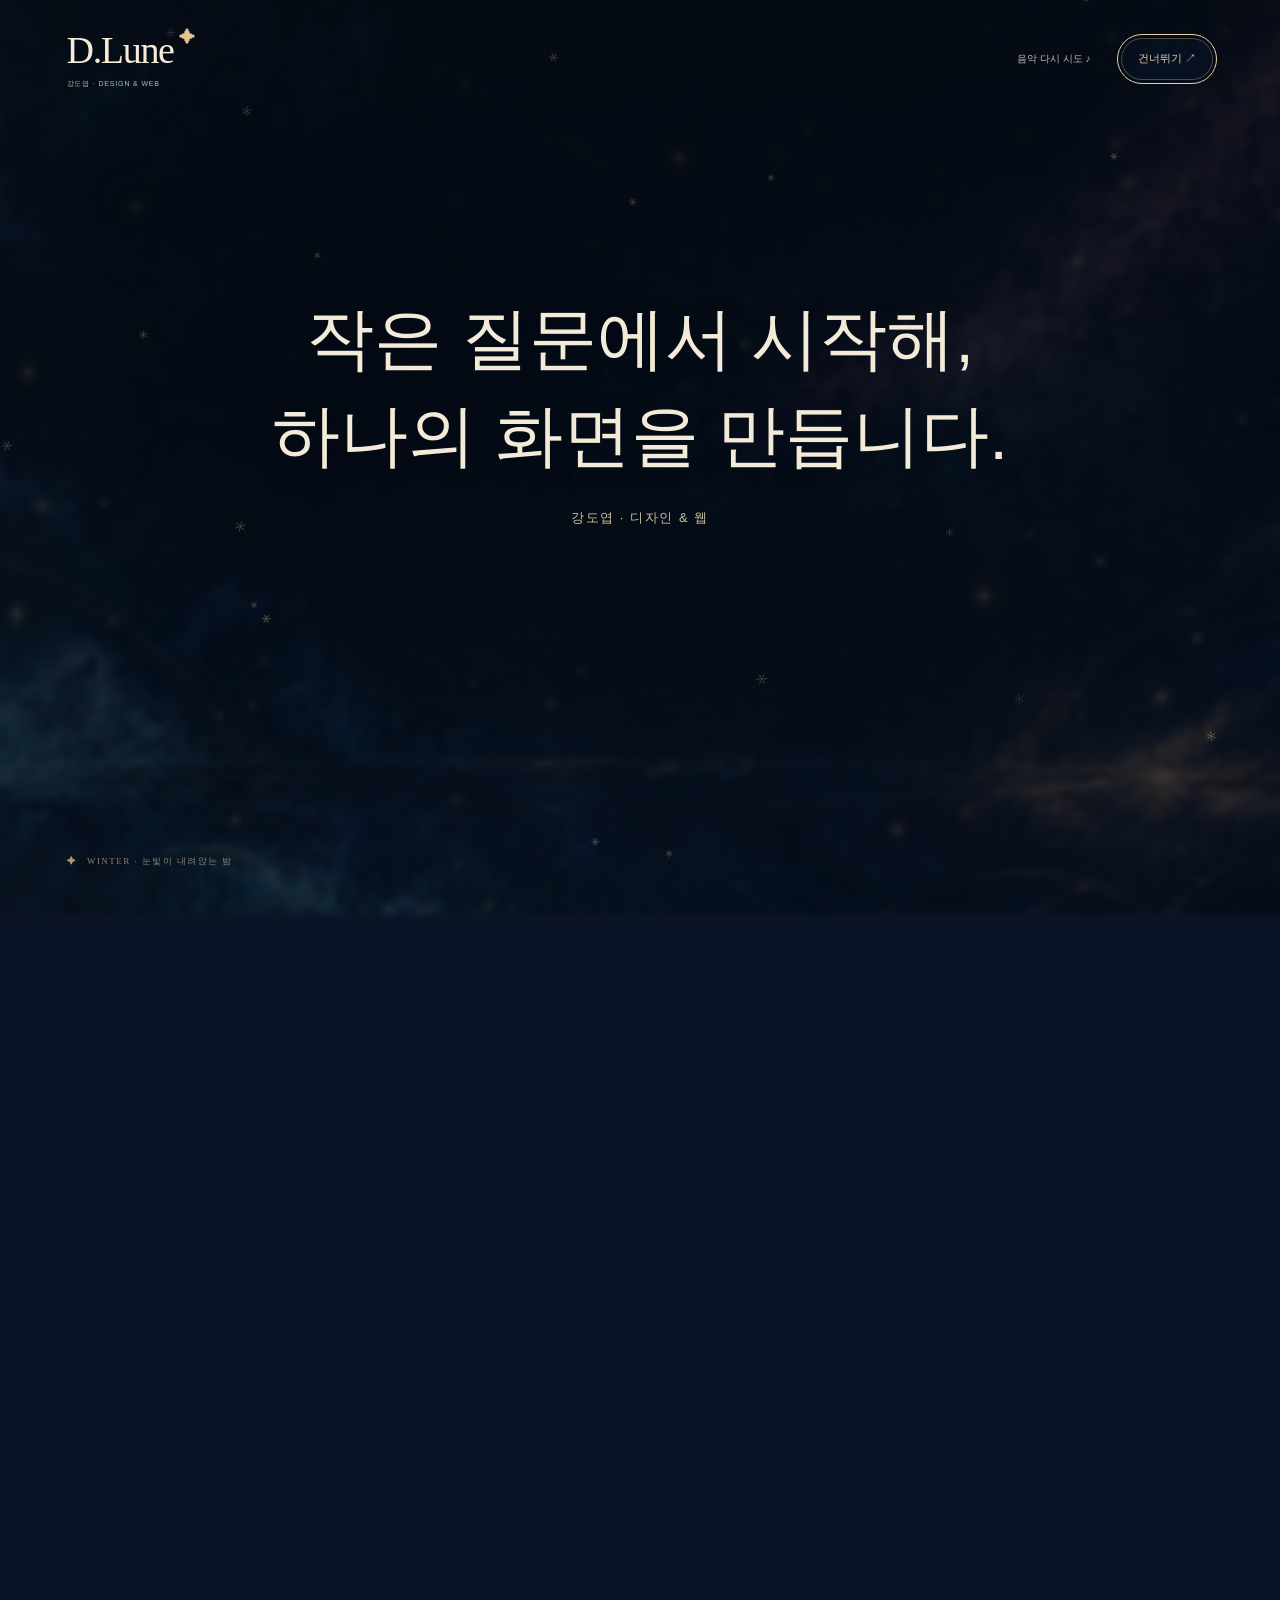
<file: index.html>
<!DOCTYPE html>
<html lang="ko">
<head>
<meta charset="UTF-8">
<meta name="viewport" content="width=device-width, initial-scale=1">
<meta name="theme-color" content="#0b1426">
<title>D.Lune · 강도엽 | 디자인 &amp; 웹</title>
<meta name="description" content="일상의 작은 질문을 디자인과 웹으로 풀어가는 강도엽의 포트폴리오입니다. 직접 만든 프로젝트와 작업의 과정을 소개합니다.">
<script>
(()=>{
  // 같은 탭의 새로고침만 생략합니다. 새 진입에서는 복원된 저장값도 사용하지 않습니다.
  const key='dlune-intro-session-v2';
  const navigation=performance.getEntriesByType('navigation')[0];
  let seen=false;
  try{seen=navigation?.type==='reload'&&sessionStorage.getItem(key)==='1';}catch{}
  window.__dlIntroSeen=seen;
  if(seen)document.documentElement.classList.add('intro-seen');
})();
</script>

<link rel="icon" type="image/svg+xml" href="data:image/svg+xml,%3Csvg xmlns='http://www.w3.org/2000/svg' viewBox='0 0 64 64'%3E%3Crect width='64' height='64' rx='16' fill='%230b1426'/%3E%3Cpath d='M41 10A24 24 0 1 0 52 49A22 22 0 0 1 41 10Z' fill='%23e7c58e'/%3E%3C/svg%3E">

<style>
html.intro-seen #opening{display:none}
html.intro-seen body.is-intro{overflow:auto}
html.intro-seen main,body.is-return-visit main{opacity:1;transition:none}

:root{
  --sky-panorama-image:url('./assets/sky-panorama.webp');
  color-scheme:dark;
  --bg:#0b1426;
  --text:#f4ebdc;
  --muted:#c3bfd0;
  --gold:#e7c58e;
  --line:#e7c58e35;
  --ease:cubic-bezier(.22,.7,.2,1);
}
*{box-sizing:border-box}
body{
  margin:0;
  overflow-x:clip;
  background:var(--bg);
  color:var(--text);
  font-family:Arial,"Malgun Gothic",sans-serif;
}
body.is-intro{overflow:hidden}
html{scroll-padding-top:110px;overflow-x:clip}
button,a{-webkit-tap-highlight-color:transparent}
button{font:inherit}
button{color:inherit;cursor:pointer;touch-action:manipulation}
a[href],[role=button]{cursor:pointer}
button:focus-visible,a:focus-visible{
  outline:2px solid var(--gold);
  outline-offset:6px;
}
[hidden]{display:none!important}
a{color:inherit}
.sr-only{
  position:absolute;
  width:1px;
  height:1px;
  padding:0;
  overflow:hidden;
  clip-path:inset(50%);
  white-space:nowrap;
}
.eyebrow{
  color:var(--gold);
  font-size:11px;
  letter-spacing:.12em;
  line-height:1.8;
}
.muted{color:var(--muted)}

#pageBackdrop{
  position:fixed;
  inset:0;
  z-index:0;
  pointer-events:none;
  background:
    radial-gradient(ellipse at 9% 8%,#849be963,transparent 56%),
    radial-gradient(ellipse at 90% 33%,#ad85bc4f,transparent 55%),
    radial-gradient(ellipse at 40% 100%,#66b9bd3d,transparent 63%),
    linear-gradient(135deg,#253655,#2b304f 52%,#284459);
}

header{
  position:fixed;
  inset:0 0 auto;
  z-index:20;
  display:flex;
  align-items:center;
  justify-content:space-between;
  gap:16px;
  padding:24px 5%;
  background:linear-gradient(#1b2540f5,#1b2540cf 65%,transparent);
}
.brand{
  border:0;
  padding:0;
  background:none;
  font-size:19px;
  letter-spacing:.04em;
  text-align:left;
  white-space:nowrap;
}
.brand small{
  display:block;
  margin-top:8px;
  font-size:8px;
  font-weight:400;
  letter-spacing:.1em;
  color:var(--muted);
}
nav{display:flex;align-items:center;gap:9px}
.nav-link{
  border:0;
  background:none;
  padding:10px;
  color:var(--muted);
  font-size:11px;
}
.round{
  width:36px;
  height:36px;
  border:1px solid var(--line);
  border-radius:50%;
  background:none;
  color:var(--gold);
}
.round[aria-pressed=false]{opacity:.5}

main{
  position:relative;
  z-index:1;
  max-width:1280px;
  margin:auto;
  padding:0 7%;
  opacity:0;
  transition:opacity .8s;
}
body.ready main{opacity:1}
.hero{
  position:relative;
  display:flex;
  align-items:center;
  min-height:60svh;
  padding:135px 0 28px;
}
.hero h1{
  font-size:clamp(34px,4.4vw,60px);
  line-height:1.35;
  letter-spacing:-.05em;
  font-weight:400;
  margin:18px 0;
}
.hero p:not(.eyebrow){
  font-size:14px;
  line-height:2.1;
  color:var(--muted);
}
.text-button{
  display:flex;
  align-items:center;
  justify-content:space-between;
  gap:35px;
  padding:15px 0;
  border:0;
  border-bottom:1px solid var(--line);
  background:none;
  color:var(--gold);
  font-size:13px;
}
.hero .text-button{margin-top:24px}
.hero-beam{
  position:absolute;
  bottom:0;
  left:50%;
  width:1px;
  height:120px;
  background:linear-gradient(transparent,var(--gold));
  opacity:.7;
}

/* 폴더와 중앙 연결선 */
.timeline{position:relative;padding:20px 0 80px}
.track{
  position:absolute;
  top:0;
  bottom:0;
  left:50%;
  width:2px;
  transform:translateX(-50%);
  background:#ead1ac25;
  pointer-events:none;
}
.track>span{
  display:block;
  position:relative;
  left:-1px;
  width:4px;
  height:100%;
  border-radius:4px;
  background:linear-gradient(#ead1ac40,#edbf85 72%,#fff6dd);
  transform-origin:top;
  transform:scaleY(0);
  box-shadow:0 0 10px #ead1ac99,0 0 24px #edb76d55;
}
.track-head{
  position:absolute;
  left:50%;
  top:0;
  width:18px;
  height:26px;
  border-radius:50%;
  transform:translate(-50%,-50%);
  background:radial-gradient(ellipse,#fffef4 15%,#ffe7ac 45%,#edb76d80 72%,transparent);
  box-shadow:0 0 16px #fff1c8cc,0 0 36px #edb76d99;
  pointer-events:none;
  z-index:2;
}
.timeline.light-muted .track>span{width:2px;left:0;box-shadow:none;background:#c4af84}
.timeline.light-muted .track-head{display:none}
.timeline.light-muted .node{box-shadow:none}
.timeline.light-muted .node::before{opacity:0}
.timeline.light-muted .node-ring,.timeline.light-muted .node-spark,
.timeline.light-muted .node::after{display:none}
.node-ring,.node-spark{position:absolute;pointer-events:none;opacity:0}
.node-ring{
  inset:-5px;
  border:1px solid #ffe4ae;
  border-radius:50%;
  box-shadow:0 0 12px #edb76d66,inset 0 0 10px #ead1ac44;
}
.node-ring.secondary{border-color:#c8ddfa;box-shadow:0 0 14px #adc9f855}
.node-spark{
  left:50%;top:50%;width:4px;height:4px;
  border-radius:50%;background:#fff0ce;
  box-shadow:0 0 9px #ffe3a9;
  transform:translate(-50%,-50%) rotate(var(--angle)) translateX(5px);
}
.node-spark:nth-of-type(3n){background:#cbdcff;box-shadow:0 0 9px #bacdfb}
.node.is-arriving::after{animation:node-flare 1.3s ease-out both}
.node.is-arriving .node-ring{animation:node-ring 1.25s cubic-bezier(.16,.7,.2,1) both}
.node.is-arriving .node-ring.secondary{animation-delay:.16s}
.node.is-arriving .node-spark{animation:node-spark 1.05s var(--delay) ease-out both}
@keyframes node-flare{
  0%{opacity:0;transform:translate(-50%,-50%) scale(.3)}
  18%{opacity:.9}
  100%{opacity:0;transform:translate(-50%,-50%) scale(1.5)}
}
@keyframes node-ring{
  0%{opacity:0;transform:scale(.5)}
  12%{opacity:.85}
  100%{opacity:0;transform:scale(5)}
}
@keyframes node-spark{
  0%{opacity:0;transform:translate(-50%,-50%) rotate(var(--angle)) translateX(7px) scale(.4)}
  18%{opacity:1}
  100%{opacity:0;transform:translate(-50%,-50%) rotate(var(--angle)) translateX(var(--radius)) scale(.2)}
}
.folder-row{
  position:relative;
  padding:70px 0;
  scroll-margin-top:110px;
}
.folder-row:first-of-type{padding-top:20px}
.row-trigger{
  position:relative;
  display:grid;
  grid-template-columns:1fr 1fr;
  gap:14%;
  align-items:center;
  min-height:290px;
}
.node{
  position:absolute;
  left:50%;
  top:50%;
  width:12px;
  height:12px;
  border-radius:50%;
  background:#9c97a1;
  transform:translate(-50%,-50%);
  box-shadow:0 0 12px #c4af8422;
  pointer-events:none;
}
.node::before{
  content:"";
  position:absolute;
  inset:-6px;
  border:1px solid #ead1ac38;
  border-radius:50%;
}
.node::after{
  content:"";
  position:absolute;
  left:50%;top:50%;
  width:100px;height:100px;
  border-radius:50%;
  background:radial-gradient(circle,#fff2cd99,#edbf8540 28%,#bacdfb15 52%,transparent 72%);
  opacity:0;
  pointer-events:none;
}
.node.is-reached{
  background:#fff1cf;
  box-shadow:0 0 12px #ffe4a9cc,0 0 28px #edb76d66;
}
.folder-control{
  position:relative;
  display:block;
  width:100%;
  max-width:390px;
  height:250px;
  margin:auto;
  border:0;
  background:none;
  text-align:left;
  perspective:900px;
  isolation:isolate;
}
.folder-tab{
  position:absolute;
  top:10px;
  left:0;
  width:52%;
  height:44px;
  padding:12px 20px;
  background:#68739e;
  border:1px solid #d6d9f263;
  border-radius:10px 15px 0 0;
  font-size:9px;
  letter-spacing:.1em;
}
.folder-sheet{
  position:absolute;
  inset:36px 18px 15px;
  background:#f2e9d8;
  border-radius:5px;
  transform:rotate(-3deg);
  transition:transform .42s var(--ease);
}
.folder-sheet i{
  display:block;
  height:1px;
  margin:24px;
  background:#6b64813d;
}
.folder-cover{
  position:absolute;
  inset:51px 0 0;
  display:flex;
  flex-direction:column;
  padding:25px 26px 20px;
  background:linear-gradient(125deg,#535f87,#343f65);
  border:1px solid #c8d2f060;
  border-radius:5px 14px 14px 14px;
  box-shadow:0 18px 40px #0003;
  transform-origin:bottom;
  transition:transform .32s var(--ease),border-color .3s,box-shadow .3s;
}
.folder-number{color:#f1ddbd;font-size:10px}
.folder-cover strong{
  margin:17px 0 9px;
  font-size:27px;
  font-weight:400;
}
.folder-description{font-size:11px;color:#b4b4a0}
.folder-meta{
  display:flex;
  justify-content:space-between;
  margin-top:auto;
  padding-top:18px;
  color:#e0e5f7;
  font-size:9px;
}
.folder-meta b{font-size:17px;font-weight:400}
.folder-control:hover .folder-cover{border-color:#c4af8480}
.folder-row.has-arrival .folder-cover{
  border-color:#ffe6b5aa;
  box-shadow:0 0 25px #edb76d22,0 18px 40px #0003;
}
.folder-control:hover .folder-sheet{
  transform:translateY(-4px) rotate(-2deg);
}
.folder-control.is-opening .folder-cover{
  transform:rotateX(-22deg) translateY(5px);
  border-color:#c4af84aa;
  box-shadow:0 22px 48px #0005;
}
.folder-control.is-opening .folder-sheet{transform:translateY(-18px)}
.folder-control.is-open .folder-cover{transform:rotateX(-8deg)}
.folder-control.is-open .folder-sheet{transform:translateY(-8px)}
.row-copy h2{
  font-size:clamp(23px,2.5vw,35px);
  font-weight:400;
  letter-spacing:-.04em;
  line-height:1.5;
  margin:15px 0;
}
.row-copy>p:not(.eyebrow){
  font-size:13px;
  line-height:2;
  color:var(--muted);
}
.row-hint{
  display:block;
  margin-top:25px;
  font-size:10px;
  color:#9b947e;
}
.folder-row:nth-of-type(even) .folder-control{
  grid-column:2;
  grid-row:1;
}
.folder-row:nth-of-type(even) .row-copy{
  grid-column:1;
  grid-row:1;
}
.enhanced .folder-control{
  opacity:0;
  transform:translateX(-45px) rotate(-2deg);
  transition:opacity .65s,transform .85s var(--ease);
}
.enhanced .folder-row:nth-of-type(even) .folder-control{
  transform:translateX(45px) rotate(2deg);
}
.enhanced .row-copy{
  opacity:0;
  transform:translateY(16px);
  transition:opacity .65s .16s,transform .7s .16s var(--ease);
}
.enhanced .row-trigger.visible .folder-control,
.enhanced .folder-row:nth-of-type(even) .row-trigger.visible .folder-control,
.enhanced .row-trigger.visible .row-copy{
  opacity:1;
  transform:none;
}

/* 폴더 내용 */
.panel{
  position:relative;
  margin-top:38px;
  padding:35px clamp(20px,4vw,55px) 30px;
  border:1px solid var(--line);
  border-radius:12px;
  background:#1b2540f5;
  scroll-margin-top:110px;
  overflow-wrap:anywhere;
}
.panel-top{
  display:flex;
  justify-content:space-between;
  align-items:center;
  gap:20px;
  padding-bottom:25px;
  border-bottom:1px solid var(--line);
}
.panel-top h2{
  font-weight:400;
  font-size:26px;
  margin:10px 0 0;
}
.close-folder{
  border:1px solid var(--line);
  border-radius:24px;
  padding:10px 17px;
  background:none;
  font-size:11px;
  color:var(--gold);
}
.content{padding:45px 0 30px}
.content h3{
  font-size:clamp(27px,3.5vw,43px);
  line-height:1.5;
  font-weight:400;
  letter-spacing:-.04em;
  margin:0 0 22px;
}
.reading{max-width:700px}
.reading p{
  color:var(--muted);
  font-size:14px;
  line-height:2.1;
}
.info-grid{
  display:grid;
  grid-template-columns:repeat(2,1fr);
  gap:30px;
  margin-top:30px;
}
.info-grid div{
  border-top:1px solid var(--line);
  padding-top:20px;
  font-size:13px;
  line-height:1.9;
  color:var(--muted);
}
.info-grid b{
  display:block;
  color:var(--gold);
  font-size:10px;
  margin-bottom:10px;
}
.project+.project{
  margin-top:65px;
  padding-top:50px;
  border-top:1px solid var(--line);
}
.project-heading{margin-bottom:25px}
.project-heading h3{margin-bottom:8px}
.project-heading>p{color:var(--muted);font-size:13px;line-height:1.9}
.demo-note{font-size:10px!important;color:#8e927f;line-height:1.8}
.archive-footer{
  display:flex;
  justify-content:space-between;
  gap:20px;
  padding:40px 0 65px;
  font-size:10px;
  color:var(--muted);
}
/* 인트로 */
#opening{
  position:fixed;
  inset:0;
  z-index:50;
  isolation:isolate;
  transform-origin:0% 50%;
  backface-visibility:hidden;
}
#opening::before{
  content:"";
  position:absolute;
  inset:0;
  z-index:0;
  background:
    radial-gradient(ellipse at 50% 43%,#142039e8 0%,#19243cd9 34%,transparent 72%),
    radial-gradient(ellipse at 8% 12%,#667bb361,transparent 60%),
    radial-gradient(ellipse at 95% 70%,#8b72ab4d,transparent 62%),
    linear-gradient(135deg,#263654,#242c48 50%,#30475a);
  opacity:1;
  transition:opacity 1.1s var(--ease);
}
#opening::after{
  content:"";
  position:absolute;
  inset:0;
  z-index:3;
  pointer-events:none;
  border:1px solid #f1debc44;
  box-shadow:inset -28px 0 42px #0003,inset -2px 0 0 #fff2e766;
  opacity:0;
  transition:opacity .2s;
}
#opening.is-turning{
  overflow:hidden;
  border-radius:10px;
  box-shadow:35px 8px 95px #0007;
  will-change:transform,opacity;
}
#opening.is-turning::after{opacity:1}
#opening.is-turning .opening-top{opacity:0;pointer-events:none}
body.is-paper-entry .folder-row:first-of-type .folder-control{
  transition-delay:.08s;
}
body.is-paper-entry .folder-row:first-of-type .row-copy{
  transition-delay:.22s;
}
#introCanvas{
  position:absolute;
  inset:0;
  z-index:1;
  width:100%;
  height:100%;
}
.opening-top{
  position:absolute;
  top:30px;
  left:5%;
  right:5%;
  z-index:2;
  display:flex;
  justify-content:space-between;
  align-items:start;
  gap:15px;
  transition:opacity .4s;
}
.opening-top strong{font-size:17px;letter-spacing:.04em}
.opening-top small{
  display:block;
  margin-top:10px;
  font-size:9px;
  color:var(--muted);
}
.opening-actions{display:flex;gap:10px;align-items:center}
.opening-actions button{
  background:none;
  border:1px solid var(--line);
  border-radius:24px;
  padding:10px 14px;
  color:var(--muted);
  font-size:11px;
}
#introCaption{
  position:absolute;
  z-index:2;
  left:8%;
  right:8%;
  bottom:25%;
  text-align:center;
  font-size:clamp(13px,1.5vw,18px);
  color:#ede6dc;
  opacity:0;
}

/* 상세 창 */
dialog{
  width:min(720px,90vw);
  max-height:85dvh;
  padding:30px;
  border:1px solid var(--line);
  border-radius:12px;
  background:#222d4a;
  color:var(--text);
  overflow:auto;
}
dialog::backdrop{background:#000a;backdrop-filter:blur(10px)}
.dialog-top{
  display:flex;
  align-items:center;
  justify-content:space-between;
  gap:20px;
  color:var(--gold);
  font-size:10px;
}
dialog h2{font-size:32px;font-weight:400;line-height:1.5}
dialog p{font-size:14px;color:var(--muted);line-height:2}
dialog .round{font-size:22px}

/* 사진을 참고한 인사 캐릭터: 화면 오른쪽 하단 고정 */
#yeobaekDock{
  position:fixed;
  top:auto;
  left:auto;
  right:max(18px,env(safe-area-inset-right));
  bottom:max(16px,env(safe-area-inset-bottom));
  z-index:15;
  display:flex;
  flex-direction:column;
  align-items:center;
  gap:5px;
  width:146px;
  margin:0;
  padding:0;
  text-align:center;
  pointer-events:none;
}
.mascot-button{
  display:block;
  width:126px;
  height:162px;
  padding:0;
  border:0;
  background:none;
  pointer-events:auto;
  filter:drop-shadow(0 14px 17px #111a3440);
}
.mascot-name{
  color:var(--gold);
  font-size:10px;
  letter-spacing:.12em;
  text-shadow:0 1px 5px #0008;
}
.mascot-message{
  display:block;
  max-width:146px;
  margin:0;
  padding:7px 10px;
  border:1px solid #ead1ac33;
  border-radius:12px;
  background:#202c43ed;
  color:var(--muted);
  font-size:10px;
  line-height:1.6;
}
.mascot-season{display:none}
.mascot-button[data-season=spring] .season-spring,
.mascot-button[data-season=summer] .season-summer,
.mascot-button[data-season=autumn] .season-autumn,
.mascot-button[data-season=winter] .season-winter{
  display:inline;
}
body.is-intro #yeobaekDock{
  visibility:hidden;
  pointer-events:none;
}
body.is-intro #yeobaekDock .mascot-button{
  pointer-events:none;
}
body.ready #yeobaekDock{
  animation:paper-hello .8s .35s both;
}
@keyframes paper-hello{
  from{opacity:0;transform:translateY(12px)}
  to{opacity:1;transform:none}
}

@media(max-width:700px){
  .folder-row:nth-of-type(even) .folder-control,
  .folder-row:nth-of-type(even) .row-copy{
    grid-column:1;
    grid-row:auto;
  }
  .enhanced .folder-control{
    transform:translateX(-20px) rotate(-1deg);
  }
  .enhanced .folder-row:nth-of-type(even) .folder-control{
    transform:translateX(20px) rotate(1deg);
  }
  .panel-top h2{font-size:23px}
  .content{padding-top:35px}
  .info-grid{grid-template-columns:1fr;gap:20px}
  .reading p{font-size:13px}
  .opening-top small{line-height:1.8}

}

@media(prefers-reduced-motion:reduce){
  *,*::before,*::after{
    animation:none!important;
    transition:none!important;
    scroll-behavior:auto!important;
  }
  .enhanced .folder-control,
  .enhanced .folder-row:nth-of-type(even) .folder-control,
  .enhanced .row-copy{
    opacity:1;
    transform:none;
  }
  .node-ring,.node-spark,.node::after{display:none!important}
}

/* INK MOON — the archive keeps every original interaction. */
#pageBackdrop{background-image:linear-gradient(90deg,#07102145,transparent 55%,#07102108)}
header{padding:25px 5.2% 28px;background:linear-gradient(#091224ed,#0b1426b5 68%,transparent);gap:28px}
.brand{font-family:Georgia,"Times New Roman",serif;font-size:43px;letter-spacing:-.035em;line-height:1;color:#f6ecdd}
.brand .brand-star{font-size:22px;vertical-align:top;margin-left:7px;color:var(--gold)}
.brand small{font-family:Georgia,serif;color:#ded2bc;font-size:8px;letter-spacing:.45em;margin-top:9px}
nav{gap:12px}.nav-link{font-family:Georgia,serif;font-size:10px;letter-spacing:.2em;color:#f1e7d6;padding:10px 7px}
.nav-link:hover{color:var(--gold)}
.round{width:35px;height:35px;border-color:#c9a87975;background:#0c172454;color:#f4d095;font-size:17px;transition:background .2s,border-color .2s}
.round:hover{background:#e7c58e17;border-color:var(--gold)}
.round[aria-pressed=false]{opacity:.6}
main{max-width:1510px;padding:0 6.4%}
.hero{min-height:55svh;padding:145px 0 35px;align-items:center}
.hero .eyebrow{font-family:Georgia,serif;letter-spacing:.19em;font-size:9px;color:#cfb78f}
.hero h1{font-size:clamp(45px,5.2vw,80px);font-weight:300;line-height:1.24;letter-spacing:-.07em;margin:20px 0 20px;text-shadow:0 2px 30px #07102170}
.hero p:not(.eyebrow){font-size:clamp(13px,1.25vw,17px);line-height:1.95;color:#cbc5d0;letter-spacing:-.03em}
.hero .text-button{margin-top:22px;border-bottom-color:#e7c58ead;font-size:13px;padding-bottom:12px;min-width:160px}
.hero-beam{height:120px;background:linear-gradient(transparent,#e7c58e66);opacity:.7}
.eyebrow{color:#e1bf88}
.timeline{padding-bottom:100px}
.folder-row{padding:48px 0}
.row-trigger{min-height:330px;gap:14%}
.track{background:#e7c58e35}
.track>span{background:linear-gradient(#c9a26c30,#d7ae72 72%,#fff4d0)}
.track-head{width:17px;height:25px;clip-path:polygon(50% 0,61% 38%,100% 50%,61% 62%,50% 100%,39% 62%,0 50%,39% 38%);background:#ffdf9e;box-shadow:none;filter:drop-shadow(0 0 9px #ffe2a5)}
.node{width:6px;height:6px;background:#9b8667}
.node::before{inset:-6px;border-color:#e1bf8820}
.node.is-reached{background:#ffe5b2;box-shadow:0 0 12px #ffe4a999,0 0 30px #edb76d55}
.folder-control{max-width:480px;height:322px}
.folder-tab{top:10px;width:48%;height:66px;padding:18px 24px;background:linear-gradient(130deg,#42485f,#202c44);border:1px solid #ddd1b375;border-radius:17px 25px 0 0;color:#ded0b9;font:10px Georgia,serif;letter-spacing:.12em;box-shadow:0 0 20px #0002}
.folder-sheet{inset:29px 18px 16px;background:linear-gradient(100deg,#d5c4a4,#f0dfbf 45%,#d9c6a9);transform:rotate(-6deg);border:1px solid #d2b68b;border-radius:3px;box-shadow:0 -2px 12px #0003}
.folder-sheet::before{content:"✧   D.LUNE ARCHIVE";position:absolute;top:13px;right:20px;color:#a68a62;font:8px Georgia,serif;letter-spacing:.17em;border:1px solid #b1966c70;padding:9px}
.folder-sheet i{margin:25px 23px;background:#957d5525}
.folder-cover{inset:65px 0 0;padding:31px 30px 25px 39%;border-color:#c8c4c299;border-radius:4px 16px 13px 13px;background:radial-gradient(ellipse at 25% 15%,#6b71864a,transparent 70%),linear-gradient(125deg,#384157,#1c2940 65%,#25314a);box-shadow:0 18px 28px #02071665,inset 0 0 35px #d4c7b00c;overflow:hidden}
.folder-cover::after{content:"";position:absolute;inset:0;pointer-events:none;opacity:.25;background-image:url('data:image/svg+xml,%3Csvg xmlns="http://www.w3.org/2000/svg" width="180" height="180"%3E%3Cfilter id="n"%3E%3CfeTurbulence type="fractalNoise" baseFrequency=".72" numOctaves="3" stitchTiles="stitch"/%3E%3C/filter%3E%3Cpath fill="%23fff" filter="url(%23n)" opacity=".35" d="M0 0h180v180H0z"/%3E%3C/svg%3E')}
.folder-emblem{position:absolute;left:10%;top:36%;width:22%;aspect-ratio:1;color:#d6b076;filter:drop-shadow(0 2px 5px #0004)}
.folder-emblem svg{width:100%;height:100%}
.folder-number{font:9px Georgia,serif;letter-spacing:.22em;color:#e3ceaa}
.folder-cover strong{font-family:Georgia,"Batang",serif;font-size:29px;font-weight:400;letter-spacing:.07em;margin:21px 0 15px}
.folder-cover strong::after{content:"";display:block;width:38px;height:1px;margin-top:16px;background:#d5ae74}
.folder-description{font-size:10px;color:#c7c6cd;line-height:1.7}
.folder-meta{font-size:8px;color:#cabca3;padding-top:12px;line-height:1.6;gap:12px}
.folder-control:hover .folder-cover{border-color:#efd3a4;box-shadow:0 20px 40px #01061380,inset 0 0 35px #d4c7b00c}
.folder-row.has-arrival .folder-cover{border-color:#ffe8bb;box-shadow:0 0 35px #e7c58e27,0 18px 30px #0005}
.row-copy{max-width:365px}
.row-copy .eyebrow{font:10px Georgia,serif;letter-spacing:.2em}
.row-copy h2{font-size:clamp(25px,2.25vw,34px);letter-spacing:-.04em;line-height:1.5;margin:16px 0 20px}
.row-copy h2::after{content:"";display:block;width:38px;height:1px;background:#d5ae74;margin-top:18px}
.row-copy>p:not(.eyebrow){font-size:13px;line-height:2.05;color:#c6c3ce}
.row-hint{color:#cdb591;font-size:10px;letter-spacing:.02em;margin-top:20px}
.panel{background:#101b2ef5;border-color:#c4a26d55;border-radius:8px;box-shadow:0 22px 65px #0004}
.panel-top h2,.reading h3,.project-heading h3{font-family:Georgia,"Batang",serif;letter-spacing:-.02em}
.close-folder{border-color:#b99b6b55;color:#dfc79e;background:#e7c58e08}
.panel .text-button{border-color:#e7c58e50}
dialog{background:#111e33;border-color:#c4a26d70;box-shadow:0 25px 100px #0008}
.archive-footer{border-top:1px solid #e7c58e28;color:#b2a991;font-family:Georgia,serif;font-size:9px;letter-spacing:.12em;padding-bottom:40px}
#yeobaekDock{width:230px;right:max(24px,env(safe-area-inset-right));bottom:max(20px,env(safe-area-inset-bottom));gap:5px;transition:width .35s,opacity .3s}
.mascot-button{width:205px;height:307px;filter:drop-shadow(0 16px 14px #02071470)}
.season-pin{position:absolute;right:8%;top:15%;font-size:12px;color:var(--gold)}
.mascot-button{position:relative}
.moon-character{display:block;width:100%;height:100%;object-fit:contain;transform-origin:50% 90%}
.mascot-button.is-waving .moon-character{animation:moon-greeting 1.65s ease-in-out}
.mascot-name{font:18px Georgia,serif;letter-spacing:.04em;color:#e5c08a}
.mascot-name::after{content:"✦";display:block;font-size:12px;margin-top:5px}
.mascot-message{order:-1;max-width:220px;border-radius:30px;background:#101a2ca6;border-color:#c9c7d17a;font-size:11px;line-height:1.8;padding:9px 17px;margin-bottom:6px;color:#e8e4e4;position:relative}
.mascot-message::after{content:"";position:absolute;right:42px;bottom:-9px;width:12px;height:15px;border-right:1px solid #c9c7d17a;transform:skew(-34deg);background:linear-gradient(140deg,#101a2ca6,transparent 55%)}
body.has-open-folder #yeobaekDock{width:144px;opacity:.9}
body.has-open-folder .mascot-button{width:130px;height:195px}
body.has-open-folder .mascot-message{display:none}
.sky-leaves{position:fixed;inset:0;z-index:0;pointer-events:none;overflow:hidden}
.sky-leaf{position:absolute;width:28px;opacity:.68;animation:leaf-sway 12s ease-in-out infinite alternate}
.sky-leaf:nth-child(1){top:15%;left:3%;transform:rotate(-28deg)}
.sky-leaf:nth-child(2){top:38%;right:3%;width:35px;animation-delay:-4s}
.sky-leaf:nth-child(3){bottom:13%;left:1%;width:52px;opacity:.3;filter:blur(2px);animation-delay:-7s}
.sky-leaf:nth-child(4){bottom:6%;right:8%;width:30px;opacity:.4;animation-delay:-2s}
body.is-intro .sky-leaves{visibility:hidden}
body.visual-paused .sky-leaf{animation-play-state:paused}
@keyframes leaf-sway{to{translate:8px 12px;rotate:12deg}}
@keyframes moon-greeting{0%,100%{transform:rotate(0) translateY(0)}25%,65%{transform:rotate(-3deg) translateY(-5px)}45%,85%{transform:rotate(2deg) translateY(-2px)}}
@media(min-width:1700px){.hero{min-height:590px}.folder-row{padding:60px 0}#yeobaekDock{right:calc((100vw - 1650px)/2)}}
@media(max-width:1150px){header{gap:20px}main{padding:0 6%}.brand{font-size:37px}.nav-link{letter-spacing:.1em}#yeobaekDock{width:170px;right:12px}.mascot-button{width:154px;height:231px}.mascot-message{max-width:165px;font-size:9px}.row-copy{max-width:320px}.folder-cover{padding-left:36%;padding-right:18px}.folder-cover strong{font-size:25px}}
@media(max-width:700px){
  header{padding:20px 5% 24px;gap:10px}.brand{font-size:31px}.brand .brand-star{font-size:14px;margin-left:3px}.brand small{font-size:6px;letter-spacing:.25em;margin-top:6px}
  nav{gap:5px}.nav-link{display:none}.round{width:29px;height:29px;font-size:15px}
  main{padding:0 7%}.hero{min-height:530px;padding-top:130px;padding-bottom:45px}.hero>div{padding-left:26px}.hero .eyebrow{font-size:8px;letter-spacing:.1em}.hero h1{font-size:clamp(36px,8.9vw,59px);line-height:1.3;margin:21px 0}.hero p:not(.eyebrow){font-size:12px;line-height:2}.hero .text-button{font-size:12px;margin-top:22px}.hero-beam{left:12px;height:90px}
  .folder-row{padding:36px 0 44px 38px}.row-trigger{grid-template-columns:1fr;gap:30px;min-height:290px}.track{left:12px}.node{left:-26px;top:150px}
  .folder-control{max-width:365px;height:260px}.folder-tab{height:56px;padding:15px 18px;top:13px;font-size:8px}.folder-sheet{inset:30px 14px 13px;transform:rotate(-5deg)}.folder-sheet::before{font-size:6px;padding:6px;right:10px}
  .folder-cover{inset:61px 0 0;padding:22px 20px 19px 36%}.folder-cover strong{font-size:24px;letter-spacing:.02em;margin:18px 0 11px}.folder-cover strong::after{margin-top:14px;width:25px}.folder-number{font-size:7px;letter-spacing:.13em}.folder-description{font-size:9px}.folder-meta{font-size:7px;line-height:1.5}.folder-emblem{top:37%;left:9%;width:22%}
  .row-copy{max-width:260px;padding-left:3px}.row-copy h2{font-size:26px;margin-top:12px}.row-copy>p:not(.eyebrow){font-size:12px}.row-copy .eyebrow{font-size:8px}.row-hint{font-size:9px}
  .panel{margin-left:-38px;padding:25px 20px;margin-top:30px}.archive-footer{font-size:7px;letter-spacing:.06em;gap:14px;padding-top:25px}
  #yeobaekDock{width:100px;right:max(10px,env(safe-area-inset-right));bottom:max(10px,env(safe-area-inset-bottom))}.mascot-button,#yeobaekDock .mascot-button{width:94px;height:141px}.mascot-name,#yeobaekDock .mascot-name{font-size:11px}.mascot-name::after{font-size:8px;margin-top:3px}.mascot-message,#yeobaekDock .mascot-message{display:none}
  body.has-open-folder #yeobaekDock{width:74px;opacity:.85}body.has-open-folder #yeobaekDock .mascot-button{width:70px;height:105px}body.has-open-folder .mascot-name{font-size:9px}
  .sky-leaf:nth-child(2){width:20px}.sky-leaf:nth-child(3),.sky-leaf:nth-child(4){display:none}
}
@media(prefers-reduced-motion:reduce){.sky-leaf,.moon-character{animation:none!important}#yeobaekDock{transition:none}.enhanced .folder-control,.enhanced .row-copy{transform:none;opacity:1}}

/* 세로는 뷰포트에 고정하고, 밤하늘만 오른쪽으로 이어서 흐릅니다. */
#pageBackdrop{
  inset:0;width:100%;height:100%;overflow:hidden;contain:layout paint;
  --sky-tile-width:max(100vw,150vh);
}
.sky-panorama{
  position:absolute;top:0;left:calc(-2 * var(--sky-tile-width));
  width:calc(4 * var(--sky-tile-width));height:100%;display:flex;
  pointer-events:none;will-change:transform;
  animation:sky-pan-right 360s linear infinite;
}
.sky-panorama>span{
  flex:0 0 var(--sky-tile-width);height:100%;
  background-image:var(--sky-panorama-image);
  background-size:cover;background-position:center;
}
/* 구름이 좌우 대칭 얼굴처럼 합쳐지지 않도록 원래 방향으로 이어 붙입니다. */
.sky-panorama>span{mask-image:linear-gradient(90deg,transparent,#000 4%,#000 96%,transparent);-webkit-mask-image:linear-gradient(90deg,transparent,#000 4%,#000 96%,transparent)}
@keyframes sky-pan-right{
  from{transform:translateX(0)}
  to{transform:translateX(calc(2 * var(--sky-tile-width)))}
}
body.visual-paused .sky-panorama{animation-play-state:paused}
@media(prefers-reduced-motion:reduce){.sky-panorama{animation:none;will-change:auto}}

#pageBackdrop>#ambient{position:absolute;inset:0;width:100%;height:100%;z-index:1;pointer-events:none}
#shootingCursor{position:fixed;left:0;top:0;width:0;height:0;z-index:100;pointer-events:none;--cursor-angle:-.4rad;--tail-length:24px}
.cursor-star{position:absolute;left:0;top:0;transform:translate(-50%,-50%);font-size:14px;line-height:1;color:#fff2c7;text-shadow:0 0 5px #e9bd76,0 0 10px #d9ad6770;transition:font-size .18s,color .18s,text-shadow .18s,rotate .25s}
.cursor-tail{position:absolute;right:1px;top:-.7px;width:var(--tail-length);height:1.4px;transform:rotate(var(--cursor-angle));transform-origin:right center;background:linear-gradient(90deg,transparent,#dbb47188,#fff1c6);border-radius:100%;opacity:.85;transition:width .15s,opacity .15s}
#shootingCursor.is-idle .cursor-tail{width:12px;opacity:.3}
@media(hover:hover) and (pointer:fine) and (prefers-reduced-motion:no-preference){body.shooting-cursor-active,body.shooting-cursor-active button,body.shooting-cursor-active a,body.shooting-cursor-active [role=tab]{cursor:none}}
@media(prefers-reduced-motion:reduce){#shootingCursor{display:none!important}}

/* 별 커서의 조작 피드백과 스크롤 깊이 */
#shootingCursor.is-link .cursor-star{font-size:18px;color:#fffced;text-shadow:0 0 8px #ffe4a9,0 0 18px #f5c56e88;rotate:18deg}
#shootingCursor.is-link .cursor-tail{height:2px;opacity:1}
#shootingCursor.is-pressed .cursor-star{font-size:12px;rotate:45deg}
.cursor-ripple{position:absolute;left:0;top:0;width:12px;height:12px;border:1px solid #ffeac1;border-radius:50%;opacity:0;pointer-events:none;transform:translate(-50%,-50%)}
#shootingCursor.is-clicked .cursor-ripple{animation:cursor-ripple .5s ease-out both}
@keyframes cursor-ripple{0%{opacity:.85;transform:translate(-50%,-50%) scale(.5)}100%{opacity:0;transform:translate(-50%,-50%) scale(3.5)}}

#pageBackdrop::after{content:"";position:absolute;inset:0;z-index:2;pointer-events:none;background:radial-gradient(ellipse at var(--scroll-glow-x,60%) 70%,#d5ad7030,transparent 56%),linear-gradient(180deg,#08102110,transparent 55%,#08102020);opacity:calc(.45 + var(--scroll-glow,0)*.55);transition:opacity .7s}
.sky-leaves{translate:none}
body.visual-paused #pageBackdrop{translate:none}
body.visual-paused #pageBackdrop::after{opacity:.45}
@media(prefers-reduced-motion:reduce){#pageBackdrop,.sky-leaves{translate:none!important;transition:none!important}#shootingCursor .cursor-ripple{animation:none!important}#pageBackdrop::after{opacity:.45;transition:none}}

#musicScene{position:fixed;inset:0;width:100vw;height:100vh;height:100dvh;pointer-events:none;z-index:0}

/* 미리보기는 표지 뒤에서만 보입니다. 카드마다 위치와 각도를 지정합니다. */
#folder-button-1>.project-peeks{position:absolute;inset:36px 14px 14px;overflow:hidden;border-radius:5px;pointer-events:none;z-index:1}
#folder-button-1>.folder-cover{z-index:2}
.project-peek{
  position:absolute;top:0;width:36%;height:166px;display:block;overflow:hidden;
  pointer-events:none;border:1px solid #e4dcc8;border-radius:6px;
  background:#f1f3e6;box-shadow:0 4px 10px #02071435;
  transform:translateY(var(--peek-offset,0px)) rotate(var(--peek-angle));
  transform-origin:50% 100%;transition:transform .4s var(--ease);
}
.project-peek.peek-fresh{left:3%;z-index:1;--peek-angle:-3deg}
.project-peek.peek-cue{left:22%;z-index:2;--peek-angle:-1deg;--peek-lift:-7px;background:#e2dbe6}
.project-peek.peek-before{left:41%;z-index:3;--peek-angle:3deg;background:#421c2a}
.project-peek.peek-archive{left:60%;z-index:4;--peek-angle:3deg;background:#183e35}
.peek-bar{display:flex;align-items:center;gap:6px;height:24px;padding:0 7px;background:#fbf8f0;color:#494c49;font:9px Georgia,serif;white-space:nowrap;overflow:hidden;border-bottom:1px solid #6569601c}
.peek-name{min-width:0;overflow:hidden;text-overflow:ellipsis}
.peek-dots{color:#b4ab98;font:9px Arial;letter-spacing:1px}
.peek-type{margin-left:auto;color:#8a867d;font:6px Arial;letter-spacing:.1em}
.project-peek img{display:block;width:100%;height:142px;object-fit:cover;object-position:top}
@media(hover:hover) and (pointer:fine){
 #folder-button-1:hover .project-peek{--peek-offset:var(--peek-lift,-5px)}
}
#folder-button-1:is(:focus-visible,.is-opening,.is-open) .project-peek{--peek-offset:var(--peek-lift,-5px)}
@media(max-width:700px){
 #folder-button-1>.project-peeks{inset:34px 10px 14px}
 .project-peek{height:143px}
 .peek-bar{height:22px;padding:0 5px;gap:4px;font-size:8px}
 .peek-type{font-size:5px}
 .project-peek img{height:121px}
}
body.visual-paused #folder-button-1 .project-peek{--peek-offset:0px;transition:none}
@media(prefers-reduced-motion:reduce){
 #folder-button-1 .project-peek{transform:rotate(var(--peek-angle))!important}
}

/* 자기소개 폴더 안의 사진 기록 카드 */
.about-layout{display:grid;grid-template-columns:224px minmax(0,1fr);gap:clamp(30px,5vw,70px);align-items:start}
.about-photo-card{
  position:relative;margin:8px 0 0;padding:12px 12px 15px;
  background:linear-gradient(135deg,#f4edde,#e5d8bf);
  border:1px solid #dccba8;border-radius:3px;
  box-shadow:0 13px 30px #02081750;
  transform:rotate(-2deg);color:#544b40;
}
.about-photo-card::before{
  content:"";position:absolute;right:19px;top:-16px;width:16px;height:39px;
  border:2px solid #b2996f;border-radius:9px;transform:rotate(14deg);
  box-shadow:1px 1px 2px #0002;pointer-events:none;
}
.about-photo-label{display:block;margin:0 0 9px;color:#7c6b52;font:8px Georgia,serif;letter-spacing:.16em}
.about-photo{display:block;width:100%;height:auto;aspect-ratio:4/5;object-fit:cover;border:1px solid #91857133;border-radius:1px;background:#d8d5d0}
.about-photo-card figcaption{display:flex;justify-content:space-between;align-items:center;gap:10px;padding:13px 1px 0}
.about-photo-card figcaption>span{font-size:15px;letter-spacing:.1em}
.about-photo-card figcaption>small{font:7px Georgia,serif;letter-spacing:.1em;color:#8b795c}
.about-copy{min-width:0}
.about-copy h3{margin-top:0}
@media(max-width:1000px) and (min-width:701px){.about-layout{grid-template-columns:185px minmax(0,1fr);gap:30px}.about-copy .info-grid{grid-template-columns:1fr;gap:12px}}
@media(max-width:700px){
 .about-layout{grid-template-columns:minmax(0,1fr);gap:35px}
 .about-photo-card{width:190px;max-width:85%;justify-self:center;margin-top:8px}
 .about-copy .info-grid{grid-template-columns:1fr;gap:18px}
}

/* 간결한 연락처와 직접 연결·복사 */
.contact-content h3{word-break:keep-all;overflow-wrap:break-word}
.contact-intro{margin:0 0 30px;color:var(--muted);font-size:13px;line-height:1.9}
.contact-methods{border-top:1px solid var(--line)}
.contact-method{display:grid;grid-template-columns:36px minmax(0,1fr) auto;gap:18px;align-items:center;padding:22px 0;border-bottom:1px solid var(--line)}
.contact-mark{width:34px;height:34px;display:grid;place-items:center;border:1px solid #d6b47b45;border-radius:50%;color:var(--gold)}
.contact-mark svg{width:17px;height:17px}
.contact-method-link{display:block;min-width:0;text-decoration:none;padding:3px 0}
.contact-method-label{display:block;margin-bottom:9px;color:#c5c1c9;font-size:10px;letter-spacing:.06em}
.contact-method-value{color:var(--gold);font-size:clamp(16px,1.8vw,21px);line-height:1.5;overflow-wrap:anywhere;user-select:text;transition:color .2s}
.contact-method-link:hover .contact-method-value{color:#fff0d2;text-decoration:underline;text-underline-offset:5px}
.contact-copy{padding:9px 14px;border:1px solid #d6b47b55;border-radius:20px;background:transparent;color:var(--gold);font-size:11px;transition:background .2s,border-color .2s}
.contact-copy:hover{background:#e7c58e12;border-color:var(--gold)}
.contact-copy-status{min-height:24px;margin:15px 0 0;color:var(--muted);font-size:11px;line-height:1.8}
@media(max-width:700px){body:has(#folder-panel-3:not([hidden])) #yeobaekDock{visibility:hidden;pointer-events:none}}
@media(max-width:480px){.contact-method{grid-template-columns:minmax(0,1fr) auto;gap:12px;padding:19px 0}.contact-mark{display:none}.contact-copy{padding:9px 12px}.contact-intro{font-size:12px}}

/* 프로젝트는 간략히, 상세 창에서는 내용에 집중 */
.project-overview{display:grid;grid-template-columns:minmax(180px,240px) minmax(0,1fr);align-items:center;gap:28px;margin:25px 0}
.project-overview-image{display:block;width:100%;height:auto;aspect-ratio:5/3;object-fit:cover;object-position:top;border-radius:7px;border:1px solid #e7c58e40;background:#111c30}
.project-summary{color:var(--muted);font-size:14px;line-height:1.95;margin:0 0 14px;word-break:keep-all;overflow-wrap:anywhere}
.project-tags{color:var(--gold);font-size:11px;line-height:1.8;margin:0}
.project-demo-disclosure{border:1px solid var(--line);border-radius:8px;margin:22px 0;padding:0 18px}
.project-demo-disclosure>summary{display:flex;align-items:center;justify-content:space-between;gap:15px;padding:16px 0;cursor:pointer;list-style:none;font-size:12px;color:var(--gold)}
.project-demo-disclosure>summary::-webkit-details-marker{display:none}
.project-demo-disclosure>summary:focus-visible{outline:2px solid var(--gold);outline-offset:5px}
.project-demo-disclosure[open]>summary{border-bottom:1px solid var(--line);margin-bottom:20px}
.project-demo-disclosure[open]>summary>span{transform:rotate(45deg)}
.project-actions{display:flex;align-items:center;flex-wrap:wrap;gap:16px 28px}
.project-actions .text-button{min-width:130px}
.project-site-link{display:inline-flex;align-items:center;justify-content:center;gap:14px;padding:13px 18px;border:1px solid #dbbb8170;border-radius:6px;color:var(--gold);background:#e7c58e0a;text-decoration:none;font-size:13px;line-height:1.5}
.project-site-link:hover{border-color:var(--gold);background:#e7c58e16}
.project-site-link small{font-size:9px;color:var(--muted)}
.project-site-status{font-size:11px!important;line-height:1.8!important;color:var(--muted);margin:14px 0 0}
#detail{width:min(800px,92vw);padding:0 30px 28px;scrollbar-gutter:stable}
#detail .dialog-top{position:sticky;top:0;z-index:1;padding:19px 0;background:#222d4af5;border-bottom:1px solid var(--line)}
#detail h2{margin:25px 0 12px;word-break:keep-all}
.detail-tags{display:flex;gap:8px;flex-wrap:wrap;margin:20px 0 28px}
.detail-tags>span{padding:6px 10px;border:1px solid var(--line);border-radius:20px;color:var(--gold);font-size:10px;line-height:1.5}
.detail-section{border-top:1px solid var(--line);padding-top:20px;margin-top:24px}
.detail-section h3{margin:0 0 12px;color:var(--gold);font-size:15px;font-weight:400}
.detail-section p{margin:0;font-size:13px;line-height:1.95;word-break:keep-all;overflow-wrap:anywhere}
.detail-feature-list{list-style:none;margin:0;padding:0;display:grid;gap:16px}
.detail-feature-list strong{display:block;margin-bottom:4px;color:var(--text);font-size:13px;font-weight:400}
.detail-feature-list p{color:var(--muted)}
.detail-site-area{margin-top:28px;padding-top:22px;border-top:1px solid var(--line)}
#detailProjectNote{font-size:11px!important;margin-top:20px;line-height:1.8}
@media(max-width:700px){
 .project-overview{grid-template-columns:minmax(0,1fr);gap:18px}
 .project-overview-image{max-width:420px}
 .project-summary{font-size:13px}
 .project-demo-disclosure{padding:0 12px}
 #detail{padding:0 20px 24px}
 #detail h2{font-size:27px}
}

/* 첨부된 실제 프로젝트의 최신 화면 캡처 */
.project-captures{display:grid;grid-template-columns:repeat(2,minmax(0,1fr));gap:18px;margin:20px 0}
.project-captures figure{margin:0;min-width:0}
.project-captures img{display:block;width:100%;height:auto;border:1px solid var(--line);border-radius:6px;background:#f9f6f0}
.project-captures figcaption{margin-top:9px;color:var(--muted);font-size:10px;line-height:1.8}
@media(max-width:700px){.project-captures{grid-template-columns:minmax(0,1fr);gap:20px}}

/* 선택한 A1: 기존 로고 + 중앙 캡슐 메뉴 + 오른쪽 기능 버튼 */
.portfolio-header{display:grid;grid-template-columns:minmax(0,1fr) auto minmax(0,1fr);align-items:center;gap:24px}
.portfolio-header>.brand{justify-self:start}
.portfolio-header>.brand small{font-family:Arial,"Malgun Gothic",sans-serif;letter-spacing:.11em;color:#b9b6b0}
.header-nav{justify-self:center;display:flex;align-items:center;gap:3px;padding:4px 7px;border:1px solid #d5bd923d;border-radius:30px;background:#12223880}
.header-nav .nav-link{display:inline-flex;align-items:center;justify-content:center;min-height:36px;padding:10px 19px;border-radius:22px;font:10px Georgia,serif;letter-spacing:.14em;color:#c6c6cc;white-space:nowrap;transition:background .2s,color .2s}
.header-nav .nav-link:hover{color:#ffe3b4;background:#e7c58e0b}
.header-nav .nav-link.is-current{background:#e7c58e1a;color:#ffe3b4}
.header-tools{justify-self:end;display:flex;align-items:center;gap:9px}
.header-tools .round{display:grid;place-items:center;padding:0;flex-shrink:0;background:#0b172554}
.header-tools .round svg{width:17px;height:17px;pointer-events:none}
@media(max-width:700px){
 .portfolio-header{grid-template-columns:minmax(0,1fr) auto;gap:15px;padding:20px 5% 16px}
 .header-nav{grid-column:1/-1;grid-row:2;gap:3px;padding:4px 7px}
 .header-nav .nav-link{min-height:32px;padding:9px 16px;font-size:9px}
 .header-tools{grid-column:2;grid-row:1;gap:8px}
 .header-tools .round svg{width:15px;height:15px}
 .hero{padding-top:165px}
}
@media(prefers-reduced-motion:reduce){.header-nav .nav-link{transition:none}}

/* 먼저 작업물에 도달하고, 소개 문장은 배경에서 분리해 읽기 쉽게 합니다. */
.hero>div,.row-copy{isolation:isolate;position:relative}
.hero>div::before,.row-copy::before{content:"";position:absolute;inset:-28px -30px;z-index:-1;pointer-events:none;background:radial-gradient(ellipse,#071222b8 5%,#07122260 55%,transparent 76%)}
.row-copy::before{inset:-20px -24px;background:radial-gradient(ellipse,#071222b0 5%,#07122255 55%,transparent 78%)}
.hero p.hero-role{font-size:clamp(15px,1.4vw,18px);line-height:1.95;color:#ebe7e5;word-break:keep-all}
.hero p.hero-note{font-size:12px;line-height:1.9;color:#c3c6d0;margin-top:10px}
.hero-actions{display:flex;align-items:center;flex-wrap:wrap;gap:16px 28px;margin-top:25px}
.hero-actions .text-button{margin:0;min-width:0;font-size:12px;gap:24px}
.project-primary{display:inline-flex;align-items:center;justify-content:center;gap:24px;padding:15px 19px;border:1px solid #ead2a7;border-radius:5px;background:#e7c58e;color:#152035;font-size:13px;line-height:1.5;box-shadow:0 5px 18px #0002;transition:background .2s}
.project-primary:hover{background:#f3dbb1}
.row-copy>p:not(.eyebrow),.about-copy>p,.project-summary,.detail-section p{font-size:14px;line-height:2;color:#dedee8}
.about-copy .info-grid div{font-size:14px;line-height:1.95}

.mascot-contents{display:flex;flex-direction:column;align-items:center;gap:5px;width:100%}
.mascot-toggle{position:relative;z-index:2;pointer-events:auto;display:flex;align-items:center;justify-content:center;gap:7px;padding:7px 11px;border:1px solid #d4b98460;border-radius:22px;background:#0c192be6;color:var(--gold);font-size:10px;line-height:1.5}
.mascot-toggle svg{display:block;width:16px;height:16px;flex-shrink:0}
#yeobaekDock.is-collapsed{width:44px!important;opacity:1;gap:0}
#yeobaekDock.is-collapsed .mascot-toggle{width:42px;height:42px;padding:0;box-shadow:0 5px 20px #0004}
#yeobaekDock.is-collapsed .mascot-toggle svg{width:21px;height:21px}
#yeobaekDock.is-collapsed .mascot-toggle-label{display:none}
@media(max-height:480px) and (min-width:701px){
 .hero{padding-top:110px}
 #yeobaekDock .mascot-button{width:88px;height:132px}
 #yeobaekDock .mascot-message{display:none}
}

@media(max-width:700px){
 .hero-actions{gap:14px 20px;margin-top:22px}
 .project-primary{font-size:12px;padding:13px 15px;gap:18px}
 .hero-actions .text-button{font-size:11px;gap:16px}
 .hero p.hero-role{font-size:15px}
 .hero p.hero-note{font-size:11px}
 .row-copy>p:not(.eyebrow),.about-copy>p,.project-summary,.detail-section p,.about-copy .info-grid div{font-size:13px;line-height:2}
 .hero>div::before{inset:-18px -20px}

 .mascot-toggle{padding:6px 9px;font-size:9px;gap:4px}
 .mascot-toggle svg{width:13px;height:13px}
}
@media(prefers-reduced-motion:reduce){.project-primary{transition:none}}

/* 페이지 중앙에 고정된 달: 글과 폴더 아래에서 읽기 진행을 보여줍니다. */
.central-moon{position:fixed;left:50%;top:50%;width:clamp(360px,38vw,540px);aspect-ratio:1;transform:translate(-50%,-50%);z-index:0;pointer-events:none;visibility:hidden}
body.ready:not(.is-intro) .central-moon{visibility:visible}
.central-moon svg{position:relative;display:block;width:100%;height:100%;overflow:visible}
.central-moon-lit{opacity:.76;filter:drop-shadow(0 0 7px #dfad6255) drop-shadow(0 0 18px #b9803f30)}
.track{opacity:.55}
.track-head{opacity:.75}
.archive-ending{min-height:max(340px,58svh);display:flex;flex-direction:column;justify-content:flex-end;align-items:center;text-align:center;padding:70px 15px 44px}
.archive-ending p{margin:0 0 10px;color:#e0d2b9;font-size:12px;line-height:1.9}
.archive-ending>span{color:#a89b83;font:8px Georgia,serif;letter-spacing:.2em;line-height:1.8}
@media(max-width:700px){
 .central-moon{width:clamp(240px,64vw,290px)}
 .central-moon-lit{opacity:.7;filter:drop-shadow(0 0 5px #dfad6245)}
 .archive-ending{min-height:max(320px,54svh);padding:60px 15px 34px}
 .archive-ending p{font-size:11px}
 .archive-ending>span{font-size:7px}
}

/* 본문과 같은 밤하늘 위, 금빛을 중심으로 계절의 결만 더합니다. */
#opening{--intro-title-opacity:0;--intro-reveal:0;--intro-font:60px;--intro-title-half:86px;transform-origin:15% 50%}
#opening::before{background-image:linear-gradient(#06101dd9,#081326a8),var(--sky-panorama-image);background-size:cover;background-position:center;filter:blur(calc(3px * (1 - var(--intro-reveal)))) brightness(calc(.62 + var(--intro-reveal) * .25));transform:scale(1.03);opacity:calc(1 - var(--intro-reveal) * .35);transition:none}
#opening::after{border-color:#ead1ac18;box-shadow:inset -10px 0 28px #0002}
#opening.is-turning{border-radius:3px;box-shadow:12px 0 35px #0003}
#opening .opening-top{top:28px;left:5.2%;right:5.2%;align-items:center}
#opening .opening-brand{font:38px Georgia,serif;letter-spacing:-.035em;color:#f6ead8}
.opening-brand>span{font-size:17px;color:var(--gold);vertical-align:top;margin-left:5px;letter-spacing:0}
#opening .opening-top small{font-size:7px;letter-spacing:.12em;margin-top:7px;color:#b9b6b0}
#opening .opening-actions{gap:14px}
#opening .opening-actions button{min-height:42px;white-space:nowrap;font-size:11px;padding:10px 16px}
#opening #openingMusic{border-color:transparent;color:#c3bcad;font-size:10px}
#opening #skipIntro{border-color:#d9ba8055;color:#e4cfaa;background:#0a182e60}
#opening .opening-actions button:focus-visible{outline:1px solid #ead1ac;outline-offset:3px}
#introTitle{position:absolute;z-index:2;left:6%;right:6%;top:43%;transform:translateY(-50%);margin:0;text-align:center;color:#f4ead8;font:500 var(--intro-font)/1.44 Arial,"Malgun Gothic",sans-serif;letter-spacing:0;opacity:var(--intro-title-opacity);text-shadow:0 2px 20px #030a16a0;pointer-events:none}
#introTitle>span{display:block}
#opening #introCaption{left:6%;right:6%;top:calc(43% + var(--intro-title-half) + 22px);bottom:auto;margin:0;color:#cebea2;font-size:13px;line-height:1.8;letter-spacing:.12em;pointer-events:none}
.intro-season{position:absolute;z-index:2;bottom:max(32px,env(safe-area-inset-bottom));left:5.2%;font:9px Georgia,serif;letter-spacing:.16em;color:#b7a88d;opacity:calc(.75 * (1 - var(--intro-reveal)))}
.intro-season::before{content:"✦";margin-right:10px;color:var(--gold)}
@media(max-width:700px){
 #opening .opening-top{top:max(22px,env(safe-area-inset-top));display:grid;grid-template-columns:1fr auto;gap:8px 12px;align-items:start}
 #opening .opening-top>div:first-child{grid-column:1;grid-row:1 / span 2;padding-top:3px}
 #opening .opening-brand{font-size:32px}
 #opening .opening-top small{font-size:6px;letter-spacing:.08em;max-width:none;margin-top:7px}
 #opening .opening-actions{display:contents}
 #opening #skipIntro{grid-column:2;grid-row:1;min-height:44px;padding:10px 13px;font-size:10px}
 #opening #openingMusic{grid-column:2;grid-row:2;padding:3px 5px;min-height:32px;font-size:9px;justify-self:end}
 #opening #introCaption{top:calc(43% + var(--intro-title-half) + 18px);font-size:11px;letter-spacing:.08em}
 .intro-season{font-size:8px;bottom:max(26px,env(safe-area-inset-bottom))}
}
@media(prefers-reduced-motion:reduce){#opening::before{filter:none;transform:none}#introTitle{opacity:1}}

/* 완성된 프로젝트와 만들어가는 아이디어를 함께 기록합니다. */
.workbench-intro{max-width:680px;color:var(--muted);font-size:14px;line-height:2;word-break:keep-all;margin:0 0 30px}
.workbench-grid{display:grid;grid-template-columns:repeat(2,minmax(0,1fr));gap:22px;margin:32px 0 22px}
.workbench-card{display:flex;flex-direction:column;align-items:flex-start;min-width:0;border:1px solid #d5bd9238;border-radius:12px;background:linear-gradient(145deg,#18283a99,#0c192b80);padding:26px}
.workbench-card-top{display:flex;align-items:center;justify-content:space-between;gap:12px;flex-wrap:wrap;width:100%;margin-bottom:24px}
.workbench-card-top>.eyebrow{font-size:9px;margin:0;letter-spacing:.13em}
.work-status{display:inline-flex;align-items:center;gap:7px;white-space:nowrap;padding:5px 10px;border:1px solid #b9b9b43b;border-radius:20px;font-size:10px;line-height:1.5;color:#c3bdaf}
.work-status i{width:4px;height:4px;background:currentColor;border-radius:50%;flex-shrink:0}
.work-status.is-building{color:#e2c48e;border-color:#d7b77e55;background:#c6a36a0a}
.work-status.is-paused{color:#bbc3cc;background:#b5bed708}
.workbench-card h4{font-size:clamp(23px,2.5vw,30px);line-height:1.5;font-weight:400;margin:0 0 16px;word-break:keep-all}
.workbench-card>p{color:var(--muted);font-size:13px;line-height:1.95;word-break:keep-all;margin:0 0 18px}
.workbench-card .workbench-caption{font-size:11px;color:#b9ad96;border-top:1px solid #d5bd9224;padding-top:16px;width:100%;margin-top:auto}
.workbench-card .text-button{font-size:12px;min-height:44px;min-width:130px}
.workbench-footnote{color:#b9b4af;font-size:11px;line-height:1.9;margin-top:24px;word-break:keep-all}
@media(max-width:700px){.workbench-grid{grid-template-columns:minmax(0,1fr);gap:18px}.workbench-card{padding:22px 20px}.workbench-intro{font-size:13px}.workbench-card-top{margin-bottom:20px}}

.workbench-preview{width:100%;margin:0 0 24px;border:1px solid #d5bd9233;border-radius:7px;overflow:hidden;background:#0a1628}
.workbench-preview>img{display:block;width:100%;height:220px;object-fit:cover;object-position:center 14%}
.workbench-preview>figcaption{padding:10px 12px;color:#b8b9c6;font-size:10px;line-height:1.6;border-top:1px solid #d5bd9226}
.workbench-download{display:inline-flex;align-items:center;gap:14px;font-size:11px;color:#c5bca9;line-height:1.6;padding:12px 0;text-underline-offset:5px;min-height:44px}
#detailDownload{margin-top:12px}
@media(max-width:700px){.workbench-preview>img{height:190px}}

/* 완성한 프로젝트와 진행 중인 실험, 다음 아이디어의 자리를 구분합니다. */
.next-idea{justify-content:center;align-items:center;text-align:center;border-style:dashed;border-color:#d5bd9230;background:radial-gradient(ellipse at 50% 40%,#d2ad6c06,transparent 65%),#0c192b40;padding:42px 28px}
.next-idea-star{display:block;color:#ceb78599;font:34px Georgia,serif;margin-bottom:30px}
.next-idea>.eyebrow{font-size:9px;letter-spacing:.18em;color:#ac9e85;margin:0 0 22px}
.next-idea h4{font-size:clamp(22px,2.2vw,28px);line-height:1.65;margin-bottom:22px}
.next-idea>p:not(.eyebrow){font-size:13px;line-height:2;color:#c0bdba;margin:0;word-break:keep-all}
.team-appendix{border-top:1px solid #d5bd922b;margin:54px 0 0;color:#c3c1c5}
.team-appendix>summary{display:flex;align-items:center;justify-content:space-between;gap:22px;min-height:76px;padding:22px 0;list-style:none;cursor:pointer}
.team-appendix>summary::-webkit-details-marker{display:none}
.team-appendix>summary small{display:block;font:8px Georgia,serif;letter-spacing:.16em;color:#a99e89;margin-bottom:9px}
.team-appendix>summary strong{display:block;font-size:15px;font-weight:400;color:#d2cabd;line-height:1.6}
.team-appendix-toggle{font-size:16px;color:#b8a481;transition:transform .2s}
.team-appendix[open] .team-appendix-toggle{transform:rotate(45deg)}
.team-appendix>summary:focus-visible{outline:1px solid var(--gold);outline-offset:5px}
.team-appendix-content{padding:0 0 14px}
.team-appendix-content>p{font-size:12px;line-height:1.9;color:#b4b4bd;margin:0 0 22px;word-break:keep-all}
.team-project-grid{display:grid;grid-template-columns:repeat(2,minmax(0,1fr));gap:18px}
.team-project{padding:20px 22px;border:1px solid #c9bd9c24;border-radius:7px;background:#09162840;min-width:0}
.team-project>span{font:8px Georgia,serif;letter-spacing:.15em;color:#a99e89}
.team-project>h4{font-size:21px;font-weight:400;line-height:1.6;margin:14px 0 8px;color:#d8d2c6}
.team-project>p{font-size:11px;line-height:1.8;color:#aaaab5;margin:0}
@media(max-width:700px){.next-idea{min-height:310px;padding:34px 20px}.next-idea-star{margin-bottom:22px}.next-idea>p:not(.eyebrow){font-size:12px}.team-project-grid{grid-template-columns:minmax(0,1fr);gap:12px}.team-appendix{margin-top:38px}.team-project{padding:18px 20px}}
</style>
</head>

<body class="is-intro">
<div id="pageBackdrop" aria-hidden="true"><div class="sky-panorama"><span></span><span></span><span></span><span></span></div><canvas id="ambient" aria-hidden="true"></canvas></div>

<div class="central-moon" id="centralMoon" role="img" aria-label="초승달 · 읽기 진행 0%">
  <svg viewBox="0 0 100 100" aria-hidden="true" focusable="false">
    <defs>
      <mask id="centralMoonMask" maskUnits="userSpaceOnUse" x="0" y="0" width="100" height="100">
        <path id="centralMoonPhase" transform="translate(100 0) scale(-1 1)" fill="white" d="M50 8 A42 42 0 0 1 50 92 A33.6 42 0 0 0 50 8 Z"/>
      </mask>
    </defs>
    <g class="central-moon-lit">
      <g mask="url(#centralMoonMask)">
      <image id="centralMoonTexture" x="0" y="0" width="100" height="100" preserveAspectRatio="xMidYMid meet" href="./assets/moon-golden-texture.webp"/>
      </g>
    </g>
  </svg>
</div>
<canvas id="musicScene" aria-hidden="true"></canvas>
<div class="sky-leaves" aria-hidden="true"><svg class="sky-leaf" viewBox="0 0 64 74" fill="none"><path d="M40 2Q24 20 30 37L8 39L5 49L15 53L19 64L30 61L39 66L44 57L54 54L50 43L34 36Q28 20 42 3" fill="#bd9357"/><path d="M30 38L19 55M32 38L30 59M34 38L41 56" stroke="#ebc585" stroke-width="1"/></svg><svg class="sky-leaf" viewBox="0 0 64 74" fill="none"><path d="M40 2Q24 20 30 37L8 39L5 49L15 53L19 64L30 61L39 66L44 57L54 54L50 43L34 36Q28 20 42 3" fill="#bd9357"/><path d="M30 38L19 55M32 38L30 59M34 38L41 56" stroke="#ebc585" stroke-width="1"/></svg><svg class="sky-leaf" viewBox="0 0 64 74" fill="none"><path d="M40 2Q24 20 30 37L8 39L5 49L15 53L19 64L30 61L39 66L44 57L54 54L50 43L34 36Q28 20 42 3" fill="#bd9357"/><path d="M30 38L19 55M32 38L30 59M34 38L41 56" stroke="#ebc585" stroke-width="1"/></svg><svg class="sky-leaf" viewBox="0 0 64 74" fill="none"><path d="M40 2Q24 20 30 37L8 39L5 49L15 53L19 64L30 61L39 66L44 57L54 54L50 43L34 36Q28 20 42 3" fill="#bd9357"/><path d="M30 38L19 55M32 38L30 59M34 38L41 56" stroke="#ebc585" stroke-width="1"/></svg></div>

<header class="portfolio-header">
  <button class="brand" id="home" aria-label="D.Lune 홈">
    D.Lune<span class="brand-star" aria-hidden="true">✦</span>
    <small>강도엽 · DESIGN &amp; WEB</small>
  </button>
  <nav class="header-nav" aria-label="주요 메뉴">
    <button class="nav-link is-current" data-go="0" aria-label="자기소개" aria-current="location">ABOUT</button>
    <button class="nav-link" data-go="1" aria-label="프로젝트">WORKS</button>
    <button class="nav-link" data-go="3" aria-label="연락처">CONTACT</button>
  </nav>
  <div class="header-tools" role="group" aria-label="배경과 음악 설정">
    <button class="round" id="visualButton" aria-label="별빛과 배경 움직임 끄기" aria-pressed="true" title="별빛과 배경 움직임 끄기">
      <svg viewBox="0 0 24 24" fill="none" stroke="currentColor" stroke-width="1.3" stroke-linecap="round" aria-hidden="true"><path d="M3 6c3-5 6 5 9 0s6 5 9 0M3 12c3-5 6 5 9 0s6 5 9 0M3 18c3-5 6 5 9 0s6 5 9 0"/></svg>
    </button>
    <button class="round" id="musicButton" aria-label="배경음악 켜기" aria-pressed="false" title="배경음악 켜기">
      <svg viewBox="0 0 24 24" fill="none" stroke="currentColor" stroke-width="1.3" stroke-linecap="round" stroke-linejoin="round" aria-hidden="true"><path d="M9 18V5l11-2v13M9 9l11-2"/><ellipse cx="6" cy="18" rx="3" ry="2"/><ellipse cx="17" cy="16" rx="3" ry="2"/></svg>
    </button>
    <button class="round" id="replayButton" aria-label="인트로 다시 보기" title="인트로 다시 보기">
      <svg viewBox="0 0 24 24" fill="none" stroke="currentColor" stroke-width="1.3" stroke-linecap="round" stroke-linejoin="round" aria-hidden="true"><path d="M4 10a8 8 0 1 1 1 8M4 4v6h6"/></svg>
    </button>
  </div>
</header>

<main id="main" inert>
  <section class="hero" id="folderHome" aria-labelledby="archiveTitle">
    <div>
      <p class="eyebrow">강도엽 · 디자인과 웹 구현</p>
      <h1 id="archiveTitle">작은 차이를<br>다듬어 온 기록.</h1>
      <p class="hero-role">일상의 작은 질문을 발견하고,<br>디자인과 웹으로 풀어가는 강도엽입니다.</p>
      <p class="hero-note">생각을 정리하고, 직접 만들며 다듬은 작업들을 모았습니다.</p>
      <div class="hero-actions">
        <button class="project-primary" id="viewProjects" data-go="1" aria-controls="folder-panel-1">프로젝트 보기 <span aria-hidden="true">↗</span></button>
        <button class="text-button" id="explore">소개부터 살펴보기 <span aria-hidden="true">↓</span></button>
      </div>
    </div>
    <span class="hero-beam" aria-hidden="true"></span>
  </section>

  <div class="timeline" id="timeline" aria-label="빛을 따라 만나는 폴더">
    <div class="track" aria-hidden="true">
      <span id="timelineFill"></span>
      <i class="track-head" id="timelineHead"></i>
    </div>
  </div>

  <section class="archive-ending">
    <p>끝까지 함께해 주셔서 감사합니다.</p>
    <span aria-hidden="true">D.LUNE · END OF ARCHIVE</span>
  </section>

  <footer class="archive-footer">
    <span>DOYEOP ARCHIVE</span>
    <span>강도엽 · PORTFOLIO</span>
  </footer>
</main>

<!-- main 바깥에 배치해야 스크롤과 관계없이 화면에 고정됩니다. -->
<aside class="mascot-dock" id="yeobaekDock" aria-label="인사 캐릭터 D.Lune">
  <div class="mascot-contents" id="mascotContents">
  <button
    class="mascot-button"
    id="yeobaek"
    aria-label="D.Lune에게 인사하기"
    data-season="autumn"
  >
<img class="moon-character" src="./assets/moon-character.webp" width="640" height="960" alt="초승달을 손바닥에 올려 인사하는 D.Lune 캐릭터">
<span class="season-pin" aria-hidden="true"><span class="mascot-season season-spring">✿</span><span class="mascot-season season-summer">☀</span><span class="mascot-season season-autumn">❧</span><span class="mascot-season season-winter">❄</span></span>
  </button>

  <span class="mascot-name">D.Lune</span>
  <span class="mascot-message" id="mascotMessage" role="status">
    함께 기록을 펼쳐볼까요?
  </span>
  </div>
  <button type="button" class="mascot-toggle" id="mascotToggle" aria-controls="mascotContents" aria-expanded="true" aria-label="캐릭터 접기" title="캐릭터 접기">
    <svg viewBox="0 0 24 24" fill="none" stroke="currentColor" stroke-width="1.3" aria-hidden="true"><path d="M20 14A8 8 0 0 1 10 4a8 8 0 1 0 10 10Z"/></svg><span class="mascot-toggle-label">캐릭터 접기</span>
  </button>
</aside>

<div id="opening" role="region" aria-label="계절 인트로">
  <canvas id="introCanvas" aria-hidden="true"></canvas>


  <div class="opening-top">
    <div>
      <strong class="opening-brand">D.Lune<span aria-hidden="true">✦</span></strong>
      <small>강도엽 · DESIGN & WEB</small>
    </div>
    <div class="opening-actions">
      <button id="openingMusic" aria-pressed="false">음악과 함께 보기 ♪</button>
      <button id="skipIntro">건너뛰기 ↗</button>
    </div>
  </div>

  <h1 id="introTitle"><span>작은 질문에서 시작해,</span><span>하나의 화면을 만듭니다.</span></h1>
  <p id="introCaption">강도엽 · 디자인 & 웹</p>
  <small id="seasonLabel" class="intro-season"></small>
</div>

<dialog id="detail" aria-labelledby="detailTitle">
  <div class="dialog-top">
    <span>PROJECT NOTES</span>
    <button class="round" id="closeDetail" aria-label="상세 내용 닫기">×</button>
  </div>
  <h2 id="detailTitle"></h2>
  <p id="detailText"></p>
  <div id="detailTags" class="detail-tags"></div>
  <div id="detailSections"></div>
  <div class="detail-site-area">
    <a id="detailSite" class="project-site-link" target="_blank" rel="noopener noreferrer" hidden>사이트 방문 <span aria-hidden="true">↗</span><small>새 탭</small></a>
    <a id="detailDownload" class="project-site-link" download="SHADE-KOREA-work-in-progress.zip" hidden>작업 파일 받기 <span aria-hidden="true">↓</span></a>
    <p id="detailSiteNote" class="project-site-status"></p>
  </div>
  <p id="detailProjectNote" class="demo-note"></p>
</dialog>



<div id="shootingCursor" aria-hidden="true" hidden><i class="cursor-tail"></i><i class="cursor-ripple"></i><span class="cursor-star">✦</span></div>
<audio id="bgm" src="./bgm.m4a" loop preload="auto" playsinline></audio>

<template id="aboutContent">
  <div class="content about-layout">
    <figure class="about-photo-card">
      <span class="about-photo-label" aria-hidden="true">01 / PORTRAIT</span>
      <img class="about-photo" src="./assets/profile-photo.jpg" alt="강도엽의 프로필 사진" width="800" height="1000" decoding="async">
      <figcaption><span>강도엽</span><small>D.LUNE ARCHIVE</small></figcaption>
    </figure>
    <div class="reading about-copy">
    <h3>생각을 화면으로 옮기고,<br>직접 쓰며 다듬습니다.</h3>
    <p>
      일상에서 마주친 불편이나 궁금함을 프로젝트의 출발점으로 삼습니다.
      필요한 정보와 사용 흐름을 정리하고, Figma와 Photoshop으로 시각적인
      방향을 구체화한 뒤 HTML, CSS, JavaScript로 구현합니다.
    </p>
    <p>
      만든 화면은 직접 사용하고, 크기를 바꾸고, 전후를 비교하며 다듬습니다.
      보기 좋은 화면과 사용하기 편한 흐름이 함께 남도록 작은 부분까지 살핍니다.
    </p>
    <div class="info-grid">
      <div><b>DESIGN</b>Figma · Photoshop · UI/UX</div>
      <div><b>IMPLEMENTATION</b>HTML · CSS · JavaScript · 반응형</div>
    </div>
    </div>
  </div>
</template>

<template id="projectCard">
  <article class="project">
    <div class="project-heading">
      <p class="eyebrow"></p>
      <h3></h3>
      <p class="project-tagline"></p>
    </div>
    <div class="project-overview">
      <img class="project-overview-image" loading="lazy" decoding="async" alt="">
      <div><p class="project-summary"></p><p class="project-tags"></p></div>
    </div>
    <details class="project-demo-disclosure">
      <summary>화면 미리보기 <span aria-hidden="true">＋</span></summary>
      <div class="project-captures"></div>
    </details>
    <div class="project-actions">
      <button class="text-button" type="button" aria-haspopup="dialog" aria-controls="detail">상세보기 <span aria-hidden="true">＋</span></button>
      <a class="project-site-link" target="_blank" rel="noopener noreferrer" hidden>사이트 방문 <span aria-hidden="true">↗</span><small>새 탭</small></a>
    </div>
    <p class="project-site-status" hidden></p>
  </article>
</template>

<template id="projectContent">
  <div class="content">
    <div class="project-list"></div>

    <details class="team-appendix">
      <summary><span><small>TEAM PROJECTS · 02</small><strong>함께 만든 작업</strong></span><span class="team-appendix-toggle" aria-hidden="true">＋</span></summary>
      <div class="team-appendix-content">
        <p>개인 작업과 함께, 팀으로 참여했던 두 프로젝트도 짧게 남깁니다.</p>
        <div class="team-project-grid">
          <article class="team-project" aria-labelledby="jumak-title"><span>TEAM PROJECT 01</span><h4 id="jumak-title">주맥</h4><p>팀으로 함께 만든 작업</p></article>
          <article class="team-project" aria-labelledby="idoit-title"><span>TEAM PROJECT 02</span><h4 id="idoit-title">I Do It</h4><p>팀으로 함께 만든 작업</p></article>
        </div>
      </div>
    </details>
  </div>
</template>

<template id="processContent">
  <div class="content workbench-content">
    <p class="eyebrow">IDEAS &amp; WORK IN PROGRESS</p>
    <h3>완성되기 전의 생각들.</h3>
    <p class="workbench-intro">잠시 멈춰둔 실험에서 남은 질문을 정리하고,<br>다음 아이디어가 화면으로 이어질 자리를 남깁니다.</p>
    <div class="workbench-grid">
      <article class="workbench-card">
        <div class="workbench-card-top"><span class="eyebrow">EXPERIMENT 01</span><span class="work-status is-paused"><i aria-hidden="true"></i>잠시 멈춤</span></div>
        <figure class="workbench-preview"><img src="./assets/shade-korea-input.webp" alt="SHADE KOREA 5.17의 출발지·도착지·출발 시각 입력 화면" width="410" height="1000" decoding="async"><figcaption>실제 첫 화면 · 지도 연결 전</figcaption></figure>
        <h4>SHADE KOREA</h4>
        <p>갈수록 더워지는 여름, 조금 돌아가더라도 햇빛에 덜 노출되는 그늘길을 추천해 더위 속 이동에 도움을 주고자 만든 프로젝트입니다.</p>
        <p class="workbench-caption">5.17 프로토타입 · 현장 검증을 남겨둔 작업</p>
        <button class="text-button" data-project="shadeKorea" aria-haspopup="dialog" aria-controls="detail" aria-label="SHADE KOREA 작업 노트 보기">작업 노트 <span aria-hidden="true">＋</span></button>
        <a class="workbench-download" href="./downloads/shade-korea-work-in-progress.zip" download="SHADE-KOREA-work-in-progress.zip">작업 파일 받기 <span aria-hidden="true">↓</span></a>
      </article>
      <aside class="workbench-card next-idea" aria-labelledby="next-idea-title">
        <span class="next-idea-star" aria-hidden="true">✦</span>
        <p class="eyebrow">NEXT / IDEAS</p>
        <h4 id="next-idea-title">다음 이야기도<br>새롭게 준비하겠습니다.</h4>
        <p>앞으로 더 다양하고 신선한 아이디어를 고민하고,<br>하나씩 화면으로 만들어 찾아뵙겠습니다.</p>
      </aside>
    </div>
    <p class="workbench-footnote">새로운 시도와 그 과정에서 남긴 생각을 차근차근 모아갑니다.</p>
  </div>
</template>

<template id="contactContent">
  <div class="content reading contact-content">
    <h3>작은 이야기부터,<br>편하게 전해주세요.</h3>
    <p class="contact-intro">프로젝트에 대한 질문이나 협업 제안이 있다면 아래 연락처로 전해주세요.</p>
    <div id="contactLinks" class="contact-methods"></div>
    <p id="contactCopyStatus" class="contact-copy-status" role="status" aria-live="polite" aria-atomic="true"></p>
  </div>
</template>

<script>
'use strict';

const CONFIG={
  phone:'010-4525-9247',
  email:'gangtodi@naver.com',
  audio:'./bgm.m4a'
};

const $=selector=>document.querySelector(selector);
const $$=selector=>[...document.querySelectorAll(selector)];
const clamp=(value,min=0,max=1)=>Math.max(min,Math.min(max,value));
const lerp=(a,b,t)=>a+(b-a)*t;
const ease=t=>{
  t=clamp(t);
  return t*t*(3-2*t);
};

const motion=matchMedia('(prefers-reduced-motion: reduce)');
const reduced=()=>motion.matches;
const wait=ms=>new Promise(resolve=>setTimeout(resolve,ms));

const scrollToElement=element=>element.scrollIntoView({
  behavior:reduced()?'instant':'smooth',
  block:'start'
});

const projects=[
  {
    "key": "freshNote",
    "title": "Fresh Note",
    "summary": "냉장고에 남은 재료와 유통기한을 살피고, 요리 검색에서 식단·장보기까지 이어 관리하는 식생활 기록 웹앱입니다.",
    "tags": [
      "재료와 유통기한",
      "식단 · 장보기",
      "기록 백업"
    ],
    "sections": [
      [
        "만든 이유",
        "바쁜 일상에서는 냉장고에 무엇이 남았는지 잊거나, 이미 있는 재료를 다시 사고도 제때 쓰지 못하는 일이 생깁니다. 이런 작은 반복이 식재료 낭비와 생활비 부담으로 이어질 수 있다는 점에서 출발했습니다. 가진 재료를 먼저 살펴보고, 오늘의 식사와 필요한 장보기까지 이어서 정리할 수 있다면 식생활을 꾸리는 일이 조금 더 수월해질 것이라 생각했습니다. Fresh Note는 남은 재료를 잘 활용하고 필요한 만큼 준비하는 일상을 돕고자 만든 공간입니다."
      ],
      [
        "주요 경험",
        [
          [
            "재료를 잊지 않도록",
            "재료의 수량과 유통기한을 기록하고 검색·분류·기한별 필터로 살펴봅니다. 사용한 양을 차감해 남은 수량도 관리합니다."
          ],
          [
            "있는 재료에서 식단으로",
            "재료를 골라 외부 레시피 검색으로 이어가고, 날짜별 식사와 필요한 재료를 적습니다. 작성한 식단은 다른 날짜에 복사할 수 있습니다."
          ],
          [
            "필요한 만큼 장보기",
            "식단에 필요한 재료와 냉장고·장보기 수량을 비교해 부족한 양을 정리합니다. 구매한 재료를 냉장고에 다시 등록할 수 있습니다."
          ],
          [
            "기록을 이어가기",
            "브라우저에 저장한 기록을 JSON 파일로 내보내고 다시 가져올 수 있습니다."
          ]
        ]
      ],
      [
        "사용 흐름",
        "재료 등록 → 수량·기한 확인 → 요리 검색 → 식단 작성 → 부족한 재료 장보기"
      ],
      [
        "화면에서 중점을 둔 점",
        "재료·레시피·식단·장보기를 오가는 흐름에 초점을 맞췄습니다. 같은 정보를 반복해서 적는 일을 줄이고, 재료의 수량과 단위를 다음 단계에서도 활용하도록 구성했습니다."
      ]
    ],
    "note": "기록은 사용하는 브라우저에 저장됩니다. 브라우저 데이터를 지우기 전에는 백업 파일로 보관해주세요. 레시피 검색은 외부 사이트로 연결됩니다.",
    "tagline": "냉장고 속 재료에서, 오늘의 식탁까지.",
    "category": "WEB APPLICATION",
    "preview": "fresh",
    "screens": [
      [
        "./assets/fresh-note-home.webp",
        960,
        675,
        "Fresh Note 홈페이지 화면",
        "홈페이지"
      ],
      [
        "./assets/fresh-note-pantry.webp",
        960,
        675,
        "식재료 관리 화면 · 앱에서 제공하는 예시 재료 사용",
        "식재료 관리 화면 · 앱에서 제공하는 예시 재료 사용"
      ]
    ],
    "site": "./projects/fresh-note.html"
  },
  {
    "key": "cue",
    "title": "CUE",
    "summary": "말하지 못한 감정과 이야기를 자기 속도로 꺼내 적고, 색·문장·음악과 함께 마음을 돌아보는 일기 같은 공간입니다.",
    "tags": [
      "혼자 쓰는 마음 일기",
      "문장 · 음악",
      "내 속도로 남기는 기록"
    ],
    "sections": [
      [
        "만든 이유",
        "바쁘게 살아가고 타인의 시선을 의식하다 보면, 힘들다는 말이나 솔직한 감정을 꺼내는 일조차 부담스러워질 때가 있습니다. 그런 마음이 말하지 못한 채 쌓이지 않도록, 혼자서도 편하게 들어와 자신의 이야기를 정리할 수 있는 공간을 만들고 싶었습니다. CUE는 글을 잘 써야 하거나 억지로 기분을 바꿔야 한다는 부담 없이, 못 꺼낸 말과 감정을 일기처럼 남기는 곳을 지향합니다. 문장과 음악을 곁에 두고, 쓰고 싶은 만큼만 적거나 잠시 머물며 자기 속도로 마음을 돌아보고 쉬어갈 수 있기를 바랐습니다."
      ],
      [
        "주요 경험",
        [
          [
            "선택에서 시작하는 기록",
            "질문에 답하거나 감정을 바로 골라 오늘의 색과 문장을 만납니다. 랜덤 CUE로 짧은 제안을 바로 볼 수도 있습니다."
          ],
          [
            "마음에 어울리는 문장과 음악",
            "추천 문장과 곡을 살펴보고 다른 제안으로 바꿉니다. 메모를 더해 지금의 장면을 남길 수 있습니다."
          ],
          [
            "내 장면을 다시 꺼내보기",
            "저장한 장면을 MY CUE에서 살펴보고 기록을 파일로 내보냅니다."
          ],
          [
            "더 머무르고 싶을 때",
            "감정별 공간에서 짧은 활동을 고르거나, 브라우저 안의 대화 흐름으로 마음에 남은 말을 정리합니다."
          ]
        ]
      ],
      [
        "사용 흐름",
        "질문 또는 감정 선택 → 색·문장·추천곡 → 메모 작성 → 장면 저장 → MY CUE에서 다시 보기"
      ],
      [
        "화면에서 중점을 둔 점",
        "짧은 선택지와 부드러운 색으로 시작의 부담을 낮추고, 기록이나 활동을 방문자가 직접 선택하도록 했습니다. 감정을 고르는 경로와 질문에 답하는 경로도 함께 마련했습니다."
      ]
    ],
    "note": "MY CUE 기록은 사용하는 브라우저에 저장됩니다. 내보내기로 따로 보관할 수 있습니다. 마음 꺼내놓기 대화는 MY CUE와 별개이며 저장하거나 외부로 전송하지 않습니다.",
    "tagline": "못 꺼낸 마음도, 편하게 적어둘 수 있도록.",
    "category": "WEB APPLICATION",
    "preview": "cue",
    "screens": [
      [
        "./assets/cue-home.webp",
        960,
        675,
        "CUE 홈페이지 화면",
        "홈페이지"
      ],
      [
        "./assets/cue-result.webp",
        960,
        675,
        "마음 선택 결과 화면 · 저장 전의 예시 장면",
        "마음 선택 결과 화면 · 저장 전의 예시 장면"
      ]
    ],
    "site": "./projects/cue.html"
  },
  {
    "key": "beforeCurtain",
    "title": "Before Curtain",
    "summary": "보고 싶은 연극·뮤지컬을 찾고, 티켓 수령 방식에 맞춘 체크리스트로 공연장에 가기 전의 준비를 정리하는 관람 가이드입니다.",
    "tags": [
      "공연 찾기",
      "티켓 수령 안내",
      "관람 준비"
    ],
    "sections": [
      [
        "만든 이유",
        "공연에 관심이 있어도 낯선 예매 용어와 티켓 수령 방식, 공연장마다 다른 입장 안내 때문에 첫 관람이 어렵게 느껴질 수 있습니다. 여러 곳에 흩어진 정보를 어디서부터 확인해야 할지 막막한 순간을 줄이고 싶었습니다. 보고 싶은 공연을 찾는 일에서 출발해, 내 티켓에 맞는 준비를 하나씩 확인하는 흐름을 만들었습니다. 관람 경험이 많지 않은 사람도 준비 과정의 부담을 덜고 공연을 즐기는 데 더 집중할 수 있도록 돕고자 했습니다."
      ],
      [
        "주요 경험",
        [
          [
            "보고 싶은 공연 찾기",
            "공연명·공연장 검색, 장르·지역·공연 상태 필터와 제목 탐색으로 작품을 고릅니다."
          ],
          [
            "선택한 공연을 알아보기",
            "일정과 공연장, 관람 정보를 확인하고 공식 안내나 예매 상세로 이동합니다."
          ],
          [
            "내 티켓에 맞는 준비",
            "모바일 티켓·현장 수령·방식을 모르는 경우를 나누고, 선택에 따라 확인할 항목을 안내합니다."
          ],
          [
            "나의 관람 가이드",
            "출발 전·공연장 도착·입장 전 체크리스트와 FAQ를 살펴봅니다. 마지막 가이드와 준비 상태는 브라우저에 저장해 이어볼 수 있습니다."
          ]
        ]
      ],
      [
        "사용 흐름",
        "공연 검색 → 공연 상세 확인 → 티켓 수령 방식 선택 → 나의 관람 가이드 → 준비 항목 체크"
      ],
      [
        "화면에서 중점을 둔 점",
        "첫 화면에는 극장과 커튼의 분위기를 담고, 공연 선택 이후에는 읽을 정보와 준비할 행동에 집중하도록 했습니다. 티켓 방식에 따라 안내가 달라지는 점을 중심으로 구성했습니다."
      ]
    ],
    "note": "포함된 공연 자료를 사용하는 4.2 버전으로 실시간 예매 서비스가 아닙니다. 일정·수령·입장 규정은 해당 공연의 최신 공식 안내를 확인해주세요. 준비 기록은 사용하는 브라우저에 저장됩니다.",
    "tagline": "보고 싶은 공연에서, 준비된 관람까지.",
    "category": "WEB APPLICATION",
    "preview": "before",
    "screens": [
      [
        "./assets/before-curtain-home.webp",
        960,
        667,
        "Before Curtain 홈페이지",
        "공연을 만나기 전, 극장의 분위기를 담은 첫 화면"
      ],
      [
        "./assets/before-curtain-guide.webp",
        960,
        667,
        "Before Curtain 관람 가이드 · 모바일 티켓을 선택한 예시",
        "선택한 공연과 티켓 방식에 따른 관람 가이드 예시"
      ]
    ],
    "site": "./projects/before-curtain/index.html"
  },
  {
    "key": "shadeKorea",
    "title": "SHADE KOREA",
    "summary": "갈수록 더워지는 여름, 조금 돌아가더라도 햇빛에 덜 노출되는 그늘길을 추천해 더위 속 이동에 도움을 주고자 만든 프로젝트입니다.",
    "tags": [
      "작업 노트",
      "잠시 멈춤",
      "그늘 경로 · 5.17"
    ],
    "sections": [
      [
        "만든 이유",
        "여름 기온이 높아지면서 장을 보러 가거나 대중교통을 이용하는 짧은 이동도 한낮에는 부담스러울 수 있습니다. 조금 돌아가더라도 햇빛을 덜 받는 길을 미리 고를 수 있다면, 더운 날의 이동에 도움이 되겠다고 생각했습니다. SHADE KOREA는 출발 시각에 따라 달라지는 건물 그림자를 고려해 그늘이 더 많은 경로를 찾아볼 수 있도록 만든 프로젝트입니다."
      ],
      [
        "구현해둔 경험",
        [
          [
            "경로와 출발 시각 정하기",
            "출발지·도착지를 고르고 지금 출발하거나 원하는 날짜와 시각을 지정합니다."
          ],
          [
            "조금 더 걷는 선택",
            "추가로 걸을 수 있는 시간을 선택하고 최단 경로와 그늘 우선 후보를 비교하도록 구성했습니다."
          ],
          [
            "알 수 있는 구간과 모르는 구간",
            "태양 위치와 건물 높이를 바탕으로 햇빛·그늘을 추정하고, 자료가 부족한 구간은 따로 안내합니다."
          ],
          [
            "지도와 결과 오가기",
            "모바일에서 지도와 경로 결과를 나누어 확인하는 흐름을 마련했습니다."
          ]
        ]
      ],
      [
        "이어서 확인할 점",
        "5.17 프로토타입을 남겨두고 잠시 멈춘 작업입니다. 실제 보행 환경과 계산 결과를 비교하고, 자료가 부족한 곳의 안내를 다듬는 일이 남아 있습니다."
      ]
    ],
    "note": "미완성 프로토타입의 작업 기록입니다. 건물 자료에 기반한 추정으로 나무·지형·구름은 반영하지 않습니다. 지도와 경로 비교는 별도 서버와 API 설정이 필요합니다.",
    "siteNote": "별도 서버에서 실행하는 프로토타입입니다. 작업 파일에서 현재 구현을 확인할 수 있습니다.",
    "sourceArchive": "./downloads/shade-korea-work-in-progress.zip"
  },
  {
    "key": "inmulScenes",
    "title": "인물과 장면",
    "summary": "한국사의 인물·사건·작품을 한 권의 책처럼 오가며 읽는 아카이브입니다. 시대별·사건별 차례와 통합 검색으로 관심 있는 이야기부터 살펴볼 수 있습니다.",
    "tags": [
      "시대별·사건별 차례",
      "인물·사건·작품 검색",
      "관련 기록과 출처"
    ],
    "sections": [
      [
        "만든 이유",
        "한 인물의 생애를 읽다 보면 그가 겪은 사건과 같은 시대를 살아간 사람들도 궁금해집니다. 그 질문을 따라 인물의 삶에서 역사 속 사건으로, 사건에서 그 시대를 다룬 작품과 자료로 이어 읽을 수 있는 공간을 만들었습니다."
      ],
      [
        "주요 경험",
        [
          [
            "차례와 검색으로 시작하기",
            "시대별 인물 차례와 사건별 차례에서 관심 있는 항목을 찾습니다. 인물 이름과 별칭, 사건명, 작품 제목을 한 검색창에서 찾아볼 수 있습니다."
          ],
          [
            "인물과 사건을 오가며 읽기",
            "인물의 생애와 활동에서 관련 사건으로 넘어가고, 사건의 배경과 참여 인물의 역할을 살펴봅니다. 건국 사료와 전승도 별도로 읽을 수 있습니다."
          ],
          [
            "작품과 자료로 이어가기",
            "사건과 인물에 연결된 영화·드라마·다큐멘터리를 둘러보고, 더 궁금한 내용은 수록된 자료 출처에서 확인합니다."
          ]
        ]
      ],
      [
        "사용 흐름",
        "책 표지 열기 → 시대별·사건별 차례 또는 검색 → 인물이나 사건 읽기 → 관련 인물·작품·자료 출처 탐색"
      ],
      [
        "화면에서 중점을 둔 점",
        "책 표지, 차례, 본문으로 이어지는 독서 흐름을 웹에 옮겼습니다. 왼쪽의 시대별·사건별 차례로 탐색을 시작하고, 본문의 관련 항목을 따라 다른 이야기로 이동할 수 있도록 구성했습니다."
      ]
    ],
    "note": "수록된 역사 기록과 작품의 배경을 함께 살펴볼 수 있도록 각 항목에 관련 자료와 출처를 연결했습니다.",
    "tagline": "한 사람의 이야기에서, 그 시대의 장면으로.",
    "category": "WEB ARCHIVE",
    "preview": "archive",
    "screens": [
      [
        "./assets/inmul-cover.webp",
        960,
        667,
        "인물과 장면의 책 표지 화면",
        "책을 펼치며 시작하는 첫 화면"
      ],
      [
        "./assets/inmul-person.webp",
        960,
        667,
        "광개토대왕의 생애와 활동을 읽는 인물 상세 화면",
        "인물의 생애와 활동을 읽는 본문"
      ],
      [
        "./assets/inmul-event.webp",
        960,
        667,
        "한산도대첩의 배경과 관련 인물을 볼 수 있는 사건 상세 화면",
        "사건의 배경과 관련 인물"
      ],
      [
        "./assets/inmul-works.webp",
        960,
        667,
        "한국사의 시대와 인물에 연결되는 작품 목록",
        "영화·드라마·다큐멘터리 탐색"
      ]
    ],
    "site": "./projects/geunal-archive/index.html"
  }
];
const projectsByKey=new Map(projects.map(project=>[project.key,project]));
const featuredProjects=projects.filter(project=>project.site);

function setProjectImage(img,[src,width,height,alt]){
  img.src=src;
  img.width=width;
  img.height=height;
  img.alt=alt;
}

function renderProjectCard(project,index){
  const card=$('#projectCard').content.firstElementChild.cloneNode(true);
  card.querySelector('.eyebrow').textContent=String(index+1).padStart(2,'0')+' / '+project.category;
  card.querySelector('h3').textContent=project.title;
  card.querySelector('.project-tagline').textContent=project.tagline;
  card.querySelector('.project-summary').textContent=project.summary;
  card.querySelector('.project-tags').textContent=project.tags.join(' · ');
  setProjectImage(card.querySelector('.project-overview-image'),project.screens[0]);
  const detailsButton=card.querySelector('button');
  detailsButton.dataset.project=project.key;
  detailsButton.setAttribute('aria-label',project.title+' 상세보기');
  setProjectSite(card.querySelector('.project-site-link'),card.querySelector('.project-site-status'),project);
  const gallery=card.querySelector('.project-captures');
  card.querySelector('.project-demo-disclosure').addEventListener('toggle',event=>{
    if(!event.currentTarget.open||gallery.hasChildNodes())return;
    gallery.append(...project.screens.map(screen=>{
      const figure=document.createElement('figure');
      const img=document.createElement('img');
      img.loading='lazy';
      img.decoding='async';
      setProjectImage(img,screen);
      const caption=document.createElement('figcaption');
      caption.textContent=screen[4];
      figure.append(img,caption);
      return figure;
    }));
  });
  return card;
}

function createProjectPreviews(){
  const stack=document.createElement('span');
  stack.className='project-peeks';
  stack.setAttribute('aria-hidden','true');
  featuredProjects.forEach(project=>{
    const card=document.createElement('span');
    card.className='project-peek peek-'+project.preview;
    card.innerHTML='<span class="peek-bar"><span class="peek-dots">•••</span><span class="peek-name"></span><span class="peek-type">WEB</span></span><img loading="lazy" decoding="async" alt="">';
    card.querySelector('.peek-name').textContent=project.title;
    const img=card.querySelector('img');
    setProjectImage(img,project.screens[0]);
    img.alt='';
    stack.append(card);
  });
  return stack;
}

/* 폴더 생성 */
const folders=[
  [
    '자기소개','ABOUT ME','제가 화면을 만드는 방식',
    'HTML · CSS · JavaScript','화면을 만드는 사람.',
    '무엇이 필요한지 생각하고,<br>직접 만들고 쓰며 화면을 다듬습니다.<br>그 과정에서 쌓인 생각과 작업을 소개합니다.',
    'aboutContent'
  ],
  [
    '프로젝트','PROJECTS','일상에서 출발한 네 가지 웹',
    '식생활 · 마음 · 공연 · 역사','생각을 화면으로 만든 작업들.',
    '식생활과 마음의 기록부터,<br>공연 준비와 한국사 인물 탐색까지.<br>작은 질문에서 출발한 네 가지 웹을 소개합니다.',
    'projectContent'
  ],
  [
    '작업 노트','IN PROGRESS','다음 작업으로 이어갈 생각들',
    '잠시 멈춘 실험 · 다음 아이디어','멈춰둔 질문과 다음 아이디어.',
    '잠시 멈춘 SHADE KOREA와<br>다음 작업으로 이어갈 생각을 남깁니다.',
    'processContent'
  ],
  [
    '연락처','CONTACT','함께 만들 다음 화면',
    '전화 · 이메일','함께 만들 다음 화면.',
    '아이디어를 나누거나<br>함께 만들고 싶은 작업이 있다면 연락해주세요.',
    'contactContent'
  ]
];

const timeline=$('#timeline');

folders.forEach((folder,index)=>{
  const number=String(index+1).padStart(2,'0');
  const row=document.createElement('article');

  row.className='folder-row';
  row.id=`folder-row-${index}`;

  row.innerHTML=`
    <div class="row-trigger">
      <span class="node" aria-hidden="true"></span>
      <button class="folder-control"
        id="folder-button-${index}"
        data-folder="${index}"
        aria-expanded="false"
        aria-controls="folder-panel-${index}">
        <span class="folder-tab">${number} / ${folder[1]}</span>
        <span class="folder-sheet" aria-hidden="true">
          <i></i><i></i><i></i>
        </span>
        <span class="folder-cover">
          <span class="folder-emblem" aria-hidden="true"><svg viewBox="0 0 100 100" fill="none"><path d="M67 8A42 42 0 1 0 87 79A36 36 0 0 1 67 8Z" fill="currentColor" opacity=".9"/><path d="M81 22L84 32L94 35L84 38L81 48L78 38L68 35L78 32Z" fill="currentColor"/></svg></span>
          <span class="folder-number">${number} / ${folder[1]}</span>
          <strong>${folder[0]}</strong>
          <span class="folder-description">${folder[2]}</span>
          <span class="folder-meta">
            ${folder[3]}<b aria-hidden="true">↗</b>
          </span>
        </span>
      </button>
      <div class="row-copy">
        <p class="eyebrow">${number} / ${folder[1]}</p>
        <h2>${folder[4]}</h2>
        <p>${folder[5]}</p>
        <span class="row-hint">폴더를 눌러 펼쳐보기 ↗</span>
      </div>
    </div>
    <section class="panel"
      id="folder-panel-${index}"
      aria-labelledby="folder-title-${index}" hidden>
      <div class="panel-top">
        <div>
          <span class="eyebrow">${number} / ${folder[1]}</span>
          <h2 id="folder-title-${index}" tabindex="-1">${folder[0]}</h2>
        </div>
        <button class="close-folder"
          data-close="${index}"
          aria-label="${folder[0]} 폴더 닫기">닫기 ×</button>
      </div>
      <div class="panel-body"></div>
      <button class="text-button" data-close="${index}">
        폴더 접기 <span>↑</span>
      </button>
    </section>
  `;

  row.querySelector('.panel-body')
    .append($('#'+folder[6]).content.cloneNode(true));
  if(folder[6]==='projectContent'){
    row.querySelector('.folder-cover').before(createProjectPreviews());
    row.querySelector('.project-list').append(...featuredProjects.map(renderProjectCard));
  }

  timeline.append(row);
});

const buttons=$$('[data-folder]');
const panels=$$('.panel');
const triggers=$$('.row-trigger');
const main=$('#main');
const opening=$('#opening');
const detail=$('#detail');

let ready=false;
let active=-1;
let operation=0;
let panelAnimation=null;
let returnFocus=null;
let revealObserver=null;

function observeFolders(){
  revealObserver?.disconnect();

  if(!('IntersectionObserver' in window)||reduced()){
    triggers.forEach(trigger=>trigger.classList.add('visible'));
    return;
  }

  document.body.classList.add('enhanced');

  revealObserver=new IntersectionObserver(entries=>{
    entries.forEach(entry=>{
      if(entry.isIntersecting){
        entry.target.classList.add('visible');
        revealObserver.unobserve(entry.target);
      }
    });
  },{
    threshold:.18,
    rootMargin:'0px 0px -7% 0px'
  });

  triggers.forEach(trigger=>revealObserver.observe(trigger));
}

function cancelFolderMotion(){
  operation++;
  panelAnimation?.cancel();
  panelAnimation=null;

  buttons.forEach(button=>{
    button.classList.remove('is-opening','is-open');
    button.removeAttribute('aria-busy');
  });

  panels.forEach(panel=>{
    panel.inert=false;
    panel.removeAttribute('aria-busy');
    panel.style.overflow='';
  });
}

async function openFolder(index){
  if(!ready||detail.open)return;

  if(index===active){
    await closeFolder();
    return;
  }

  cancelFolderMotion();

  const token=operation;
  active=index;
  document.body.classList.add('has-open-folder');

  panels.forEach(panel=>panel.hidden=true);
  buttons.forEach((button,i)=>{
    button.setAttribute('aria-expanded',String(i===index));
  });

  const button=buttons[index];
  const panel=panels[index];

  greetMascot(folders[index][0]+' 기록을 펼쳤어요.');

  triggers[index].classList.add('visible');
  button.classList.add('is-opening');
  button.setAttribute('aria-busy','true');

  if(!reduced())await wait(260);
  if(token!==operation)return;

  panel.hidden=false;
  panel.inert=true;

  if(!reduced()&&panel.animate){
    const height=panel.getBoundingClientRect().height;
    panel.style.overflow='hidden';
    const style=getComputedStyle(panel);

    panelAnimation=panel.animate([
      {
        height:'0px',
        opacity:0,
        paddingTop:'0px',
        paddingBottom:'0px',
        transform:'translateY(-10px)'
      },
      {
        height:height+'px',
        opacity:1,
        paddingTop:style.paddingTop,
        paddingBottom:style.paddingBottom,
        transform:'translateY(0)'
      }
    ],{
      duration:480,
      easing:'cubic-bezier(.22,.7,.2,1)'
    });

    try{await panelAnimation.finished}catch{}
  }

  if(token!==operation)return;

  panel.inert=false;
  panel.style.overflow='';
  button.removeAttribute('aria-busy');
  button.classList.remove('is-opening');
  button.classList.add('is-open');

  panel.querySelector('h2').focus({preventScroll:true});
  scrollToElement(panel);
  scheduleScrollEffects();
}

async function closeFolder(returnToRow=true){
  if(active<0)return;

  const index=active;
  const panel=panels[index];

  cancelFolderMotion();

  const token=operation;
  active=-1;
  document.body.classList.remove('has-open-folder');

  buttons[index].setAttribute('aria-expanded','false');
  buttons[index].focus({preventScroll:true});
  panel.inert=true;

  if(!panel.hidden&&!reduced()&&panel.animate){
    panelAnimation=panel.animate([
      {opacity:1},
      {opacity:0}
    ],{
      duration:180,
      easing:'ease-out'
    });

    try{await panelAnimation.finished}catch{}
  }

  if(token!==operation)return;

  panel.hidden=true;
  panel.inert=false;
  scheduleScrollEffects();

  if(returnToRow){
    scrollToElement(buttons[index].closest('.folder-row'));
  }
}

buttons.forEach((button,index)=>{
  button.addEventListener('click',()=>openFolder(index));
});

$$('[data-close]').forEach(button=>{
  button.addEventListener('click',()=>closeFolder());
});

$$('[data-go]').forEach(button=>{
  button.addEventListener('click',()=>{
    const index=Number(button.dataset.go);

    if(active===index){
      if(!panels[index].hidden)scrollToElement(panels[index]);
      return;
    }
    openFolder(index);
  });
});

$('#home').addEventListener('click',()=>{
  if(!ready)return;
  closeFolder(false);
  scrollToElement($('#folderHome'));
});

$('#explore').addEventListener('click',()=>{
  scrollToElement($('#folder-row-0'));
});

document.addEventListener('keydown',event=>{
  if(event.key==='Escape'&&!detail.open&&active>=0){
    event.preventDefault();
    closeFolder();
  }
});

/* 스크롤에 따른 빛의 선 */
let scrollFrame=0;
const timelineFill=$('#timelineFill');
const timelineHead=$('#timelineHead');
const timelineLight={lastY:scrollY};
const lightNodes=$$('.node').map(node=>{
  node.innerHTML='<i class="node-ring"></i><i class="node-ring secondary"></i>'+
    Array.from({length:12},(_,i)=>
      `<i class="node-spark" style="--angle:${i*30+8}deg;--radius:${46+i%3*9}px;--delay:${i%3*.035}s"></i>`
    ).join('');
  return {node,row:node.closest('.folder-row'),distance:null,armed:true,timer:0};
});

function clearArrivals(){
  lightNodes.forEach(state=>{
    clearTimeout(state.timer);
    state.node.classList.remove('is-arriving');
    state.row.classList.remove('has-arrival');
  });
}

function lightArrival(state){
  clearTimeout(state.timer);
  state.node.classList.remove('is-arriving');
  void state.node.offsetWidth;
  state.node.classList.add('is-arriving');
  state.row.classList.add('has-arrival');
  state.timer=setTimeout(()=>{
    state.node.classList.remove('is-arriving');
    state.row.classList.remove('has-arrival');
  },1500);
}

const headerLinks=$$('header .nav-link[data-go]');
let currentHeaderSection=null;
function updateHeaderSection(index){
  const section=index===2?1:index;
  if(currentHeaderSection===section)return;
  currentHeaderSection=section;
  headerLinks.forEach(link=>{
    const current=Number(link.dataset.go)===section;
    link.classList.toggle('is-current',current);
    if(current)link.setAttribute('aria-current','location');
    else link.removeAttribute('aria-current');
  });
}

function scheduleScrollEffects(){
  if(scrollFrame)return;

  scrollFrame=requestAnimationFrame(()=>{
    scrollFrame=0;
    const y=scrollY;
    const viewportHeight=innerHeight;
    const guideY=viewportHeight*.6;
    const rect=timeline.getBoundingClientRect();
    const root=document.documentElement;
    const range=Math.max(1,root.scrollHeight-viewportHeight);
    const distances=lightNodes.map(({node})=>{
      const bounds=node.getBoundingClientRect();
      return bounds.top+bounds.height/2-guideY;
    });
    const progress=rect.height>0?clamp((guideY-rect.top)/rect.height):0;
    const movedDown=y>timelineLight.lastY;

    timelineFill.style.transform=`scaleY(${progress})`;
    timelineHead.style.top=`${progress*rect.height}px`;
    timelineHead.hidden=!ready||introRunning;

    let headerSection=0;
    lightNodes.forEach((state,index)=>{
      const distance=distances[index];
      state.node.classList.toggle('is-reached',distance<=0);
      if(distance<=0)headerSection=index;

      // 작은 스크롤 흔들림이나 패널 크기 변경만으로 효과를 반복하지 않습니다.
      if(distance>56)state.armed=true;
      if(state.distance!==null&&state.distance>0&&distance<=0&&movedDown){
        if(state.armed&&ready&&!introRunning&&visual&&!reduced())lightArrival(state);
        state.armed=false;
      }
      state.distance=distance;
    });
    updateHeaderSection(headerSection);
    timelineLight.lastY=y;
    updateDepth(root,range,y);
  });
}

addEventListener('scroll',scheduleScrollEffects,{passive:true});

if('ResizeObserver' in window){
  new ResizeObserver(scheduleScrollEffects).observe(main);
}

/* 프로젝트 상세: 요약 → 상세 설명 → 실제 사이트 */


function projectSite(project){
  if(!project.site)return null;
  try{
    const url=new URL(project.site,document.baseURI);
    return ['https:','http:','file:'].includes(url.protocol)?url.href:null;
  }catch{
    return null;
  }
}
function setProjectSite(link,note,project){
  const url=projectSite(project);
  if(url){
    link.href=url;link.hidden=false;
    link.setAttribute('aria-label',project.title+' 사이트 방문 · 새 탭에서 열기');
    note.textContent='';note.hidden=true;
  }else{
    link.hidden=true;link.removeAttribute('href');
    note.textContent=project.siteNote||'사이트 주소 준비 중 · 상세 설명과 화면 미리보기를 확인해주세요.';note.hidden=false;
  }
}
$$('[data-project]').forEach(button=>{
  button.addEventListener('click',()=>{
    const project=projectsByKey.get(button.dataset.project);
    if(!project)return;
    returnFocus=button;
    $('#detailTitle').textContent=project.title;
    $('#detailText').textContent=project.summary;
    $('#detailTags').replaceChildren(...project.tags.map(text=>{
      const tag=document.createElement('span');tag.textContent=text;return tag;
    }));
    $('#detailSections').replaceChildren(...project.sections.map(([heading,content])=>{
      const section=document.createElement('section');section.className='detail-section';
      const h=document.createElement('h3');h.textContent=heading;section.append(h);
      if(Array.isArray(content)){
        const list=document.createElement('ul');list.className='detail-feature-list';
        content.forEach(([name,description])=>{
          const item=document.createElement('li');
          const strong=document.createElement('strong');strong.textContent=name;
          const p=document.createElement('p');p.textContent=description;
          item.append(strong,p);list.append(item);
        });section.append(list);
      }else{
        const p=document.createElement('p');p.textContent=content;section.append(p);
      }
      return section;
    }));
    $('#detailProjectNote').textContent=project.note;
    setProjectSite($('#detailSite'),$('#detailSiteNote'),project);
    const download=$('#detailDownload');
    const hasArchive=project.sourceArchive==='./downloads/shade-korea-work-in-progress.zip';
    download.hidden=!hasArchive;
    if(hasArchive)download.href=project.sourceArchive;else download.removeAttribute('href');
    detail.showModal();detail.scrollTop=0;
    $('#closeDetail').focus({preventScroll:true});
    wake();
  });
});

$('#closeDetail').addEventListener('click',()=>detail.close());

detail.addEventListener('close',()=>{
  returnFocus?.focus({preventScroll:true});
  wake();
});

detail.addEventListener('click',event=>{
  if(event.target!==detail)return;

  const rect=detail.getBoundingClientRect();

  if(
    event.clientX<rect.left||
    event.clientX>rect.right||
    event.clientY<rect.top||
    event.clientY>rect.bottom
  ){
    detail.close();
  }
});

/* 연락처 */
const links=$('#contactLinks');
const contactStatus=$('#contactCopyStatus');

async function copyContact(value,label){
  let copied=false;
  if(navigator.clipboard&&window.isSecureContext){
    try{await navigator.clipboard.writeText(value);copied=true;}catch{}
  }
  if(!copied){
    const previous=document.activeElement;
    const field=document.createElement('textarea');
    field.value=value;field.readOnly=true;
    field.style.cssText='position:fixed;left:0;top:0;width:1px;height:1px;opacity:0;font-size:16px';
    document.body.append(field);
    try{field.focus({preventScroll:true});field.select();field.setSelectionRange(0,value.length);copied=document.execCommand('copy');}catch{}
    finally{field.remove();previous?.focus({preventScroll:true});}
  }
  contactStatus.textContent=copied?label+'를 복사했습니다.':'자동 복사가 지원되지 않습니다. 연락처를 선택해서 복사해주세요.';
}

function addContact(label,value,url,icon){
  const row=document.createElement('div');row.className='contact-method';
  const mark=document.createElement('span');mark.className='contact-mark';mark.setAttribute('aria-hidden','true');mark.innerHTML=icon;
  const link=document.createElement('a');link.className='contact-method-link';link.href=url;
  const name=document.createElement('span');name.className='contact-method-label';name.textContent=label;
  const text=document.createElement('span');text.className='contact-method-value';text.textContent=value;
  link.append(name,text);
  const copy=document.createElement('button');copy.type='button';copy.className='contact-copy';copy.textContent='복사';copy.setAttribute('aria-label',label+' 복사');
  copy.addEventListener('click',()=>copyContact(value,label));
  row.append(mark,link,copy);links.append(row);
}
const phoneIcon='<svg viewBox="0 0 24 24" fill="none" stroke="currentColor" stroke-width="1.3" stroke-linecap="round" stroke-linejoin="round"><path d="m7 3 3 5-2 2c1.3 2.6 3.4 4.7 6 6l2-2 5 3-1 4C10 22 2 14 3 4Z"/></svg>';
const emailIcon='<svg viewBox="0 0 24 24" fill="none" stroke="currentColor" stroke-width="1.3" stroke-linecap="round" stroke-linejoin="round"><rect x="3" y="5" width="18" height="14" rx="2"/><path d="m4 7 8 6 8-6"/></svg>';
if(CONFIG.phone)addContact('전화번호',CONFIG.phone,'tel:'+CONFIG.phone.replace(/[^+0-9]/g,''),phoneIcon);
if(CONFIG.email)addContact('이메일',CONFIG.email,'mailto:'+CONFIG.email,emailIcon);

/* 음악 */
const audio=$('#bgm');
audio.preload='auto';
if(audio.getAttribute('src')!==CONFIG.audio)audio.src=CONFIG.audio;
audio.volume=.35;

let audioContext=null;
let analyser=null;
let audioSource=null;
let frequency=null;
const music={
  wanted:true,
  pending:false,
  blocked:false,
  failed:false,
  token:0
};

function updateMusic(){
  const graphWaiting=!!(
    audioSource&&audioContext?.state!=='running'
  );

  const playing=
    !audio.paused&&
    !audio.ended&&
    !music.failed&&
    !graphWaiting;

  const buffering=music.pending&&audio.readyState<3&&!music.blocked;
  const label=music.failed
    ?'음악 다시 시도'
    :buffering
      ?'음악 준비 중…'
    :playing
      ?'음악 끄기'
      :music.blocked||graphWaiting
        ?'음악 시작'
        :'음악 켜기';

  $('#musicButton').setAttribute('aria-pressed',String(playing));
  $('#musicButton').setAttribute('aria-label',label);
  $('#musicButton').title=music.failed
    ?'배경음악을 다시 재생하기'
    :music.blocked||graphWaiting?'자동 재생이 제한되었습니다. 화면을 누르면 음악이 시작됩니다.':label;

  $('#openingMusic').setAttribute('aria-pressed',String(playing));
  $('#openingMusic').textContent=music.failed
    ?'음악 다시 시도 ♪'
    :playing?'음악 끄기 ♪':buffering?'음악 준비 중…':music.blocked||graphWaiting?'음악 시작 ♪':'음악과 함께 보기 ♪';
}

function connectAudioGraph(){
  if(
    !audioContext||
    audioContext.state!=='running'||
    audioSource
  )return;

  try{
    const next=audioContext.createAnalyser();

    next.fftSize=2048;
    next.smoothingTimeConstant=.48;
    next.minDecibels=-90;
    next.maxDecibels=-15;

    audioSource=audioContext.createMediaElementSource(audio);
    audioSource.connect(next);
    next.connect(audioContext.destination);

    analyser=next;
    frequency=new Uint8Array(next.frequencyBinCount);
  }catch{
    if(audioSource){
      try{
        audioSource.disconnect();
        audioSource.connect(audioContext.destination);
      }catch{}
    }

    analyser=null;
    frequency=null;
  }

  wake();
}

function ensureAudioGraph(){
  const AudioAPI=window.AudioContext||window.webkitAudioContext;
  if(!AudioAPI)return;

  try{
    if(!audioContext){
      audioContext=new AudioAPI({latencyHint:'interactive'});

      audioContext.addEventListener('statechange',()=>{
        connectAudioGraph();
        updateMusic();
        wake();
      });
    }

    if(audioContext.state==='running'){
      connectAudioGraph();
    }else if(audioContext.state==='suspended'){
      audioContext.resume()
        .then(connectAudioGraph)
        .catch(()=>{});
    }
  }catch{}
}

async function startMusic(fromGesture=false){
  if(!music.wanted)return;
  if(music.pending&&!fromGesture)return;

  if(!audio.paused&&!audio.ended){
    ensureAudioGraph();
    updateMusic();
    wake();
    return;
  }

  const token=++music.token;

  music.pending=true;
  music.failed=false;
  updateMusic();
  audio.muted=false;
  audio.volume=.35;

  try{
    const playback=audio.play();

    if(fromGesture)ensureAudioGraph();

    await playback;

    if(token!==music.token){
      if(!music.wanted)audio.pause();
      return;
    }

    music.blocked=false;
    ensureAudioGraph();
    updateMusic();
    wake();
  }catch(error){
    if(token!==music.token)return;

    music.blocked=error.name==='NotAllowedError';
    music.failed=!music.blocked&&error.name!=='AbortError';

    updateMusic();
  }finally{
    if(token===music.token){music.pending=false;updateMusic();}
  }
}

function stopMusic(){
  music.wanted=false;
  music.pending=false;
  music.blocked=false;
  music.token++;

  audio.pause();
  updateMusic();
  wake();
}

function toggleMusic(){
  if(music.failed){
    audio.load();
    music.failed=false;
    music.wanted=true;
    startMusic(true);
    return;
  }
  if(
    music.wanted&&
    !audio.paused&&
    audioSource&&
    audioContext?.state!=='running'
  ){
    startMusic(true);
    return;
  }

  if(music.wanted&&(!audio.paused||music.pending)){
    stopMusic();
  }else{
    music.wanted=true;
    startMusic(true);
  }
}

function unlockMusic(event){
  if(!event.isTrusted||!music.wanted||music.failed)return;
  if(event.target?.closest?.('#musicButton,#openingMusic'))return;

  if(
    event.type==='keydown'&&
    event.key!=='Enter'&&
    event.key!==' '
  )return;

  if(audio.paused||music.blocked){
    startMusic(true);
  }else if(!analyser||audioContext?.state!=='running'){
    ensureAudioGraph();
  }
}

document.addEventListener('pointerdown',unlockMusic,{
  capture:true,
  passive:true
});
document.addEventListener('click',unlockMusic,{capture:true});
document.addEventListener('keydown',unlockMusic,{capture:true});

$('#musicButton').addEventListener('click',toggleMusic);
$('#openingMusic').addEventListener('click',toggleMusic);

audio.addEventListener('playing',()=>{
  music.blocked=false;
  music.failed=false;
  ensureAudioGraph();
  updateMusic();
  wake();
});
audio.addEventListener('pause',()=>{updateMusic();wake();});
audio.addEventListener('waiting',()=>{updateMusic();wake();});
audio.addEventListener('canplay',()=>{updateMusic();wake();});
audio.addEventListener('error',()=>{
  if(!audio.error||!music.wanted)return;
  music.failed=true;
  music.blocked=false;
  updateMusic();
  wake();
});

addEventListener('pageshow',()=>{
  if(music.wanted&&!music.failed)startMusic();
});

/* 계절 인트로 */
const seasons={
  spring:{name:'봄',mood:'꽃잎이 머무는 밤',colors:['#dbadb6','#edc6ca','#d6b794']},
  summer:{name:'여름',mood:'반딧불이 흐르는 밤',colors:['#cbdca5','#a9c5b2','#e3d6a6']},
  autumn:{name:'가을',mood:'낙엽이 스치는 밤',colors:['#d6ac70','#c58c59','#dfbc8d']},
  winter:{name:'겨울',mood:'눈빛이 내려앉는 밤',colors:['#e6e9e5','#bfd0da','#d7dfdc']}
};

function autoSeason(){
  const month=Number(new Intl.DateTimeFormat('en',{
    timeZone:'Asia/Seoul',
    month:'numeric'
  }).format(new Date()));

  return month>=3&&month<=5
    ?'spring'
    :month>=6&&month<=8
      ?'summer'
      :month>=9&&month<=11
        ?'autumn'
        :'winter';
}

let seasonKey=autoSeason();
let particles=[];
let drifting=[];
let W=0;
let H=0;
let DPR=1;

const INTRO={release:3.05,turn:3.9};

const introCanvas=$('#introCanvas');
const ic=introCanvas.getContext('2d');
const ambient=$('#ambient');
const ac=ambient.getContext('2d');
const sceneCanvas=$('#musicScene');
const sceneContext=sceneCanvas.getContext('2d');

let introRunning=false;
let introStart=0;
let introFocus=null;
let pageTurning=false;
let pageAnimation=null;
let introVersion=0;
let greetingSize=0;

let greetingLines=[];
const introColor=()=>Math.random()<.78?'#e6c58a':seasons[seasonKey].colors[Math.floor(Math.random()*3)];

function greetingFont(){
  return `500 ${greetingSize}px Arial,"Malgun Gothic",sans-serif`;
}

function configureGreeting(context){
  context.font=greetingFont();
  context.textAlign='center';
  context.textBaseline='middle';
}

function paintGreeting(context,alpha=1){
  context.save();
  configureGreeting(context);
  context.globalAlpha=alpha;
  context.fillStyle='#fff5e9';

  greetingLines.forEach((line,index)=>{
    context.fillText(
      line,
      W/2,
      H*.43+(index-(greetingLines.length-1)/2)*greetingSize*1.44
    );
  });

  context.restore();
}

function buildParticles(){
  const sample=document.createElement('canvas');
  sample.width=W;
  sample.height=H;

  const context=sample.getContext('2d');

  greetingLines=W<700?['작은 질문에서 시작해,','하나의 화면을','만듭니다.']:['작은 질문에서 시작해,','하나의 화면을 만듭니다.'];
  const title=$('#introTitle');
  title.replaceChildren(...greetingLines.map(text=>{const span=document.createElement('span');span.textContent=text;return span;}));
  greetingSize=Math.min(W*.085,H*.075,68);
  configureGreeting(context);

  while(
    Math.max(...greetingLines.map(line=>context.measureText(line).width))>W*.84&&
    greetingSize>16
  ){
    greetingSize--;
    configureGreeting(context);
  }

  opening.style.setProperty('--intro-font',greetingSize+'px');
  opening.style.setProperty('--intro-title-half',greetingLines.length*greetingSize*1.44/2+'px');
  paintGreeting(context);

  const step=W<700?5:7;
  const halfHeight=greetingSize*(greetingLines.length*.72+1);
  const top=Math.max(0,Math.floor((H*.43-halfHeight)/step)*step);
  const bottom=Math.min(H,Math.ceil(H*.43+halfHeight));
  const data=context.getImageData(0,top,W,bottom-top).data;

  particles=[];

  for(let y=top;y<bottom;y+=step){
    for(let x=0;x<W;x+=step){
      if(data[((y-top)*W+x)*4+3]<110)continue;

      particles.push({
        x,y,
        sx:W*.12+Math.random()*W*.76,
        sy:H*.25+Math.random()*H*.55,
        r:.65+Math.random()*.75,
        delay:Math.random()*.18,
        depth:.45+Math.random()*.55,
        seed:Math.random()*Math.PI*2,
        color:introColor()
      });
    }
  }

  const limit=W<700?240:560;
  if(particles.length>limit){const stride=Math.ceil(particles.length/limit);particles=particles.filter((_,i)=>i%stride===0);}

  drifting=Array.from({length:W<700?14:24},()=>({
    x:Math.random()*W,
    y:Math.random()*H,
    r:W<700?2.3+Math.random()*2.4:3.2+Math.random()*3.4,
    depth:.4+Math.random()*.6,
    seed:Math.random()*Math.PI*2,
    color:introColor()
  }));
}

function resize(){
  const nextWidth=Math.round(innerWidth);
  const nextHeight=Math.round(innerHeight);
  const nextDPR=Math.min(devicePixelRatio||1,1.7);
  const sizeChanged=nextWidth!==W||nextHeight!==H;
  if(sizeChanged||nextDPR!==DPR){
    W=nextWidth;
    H=nextHeight;
    DPR=nextDPR;

    for(const context of [ic,ac,sceneContext]){
      const canvas=context.canvas;
      canvas.width=Math.round(W*DPR);
      canvas.height=Math.round(H*DPR);
      context.setTransform(DPR,0,0,DPR,0,0);
    }

    if(sizeChanged&&introRunning)buildParticles();
  }

  scheduleScrollEffects();
  wake();
}

function drawShape(context,x,y,r,angle,color){
 context.save();context.translate(x,y);context.rotate(angle);
 context.fillStyle=color;context.strokeStyle=color;context.lineWidth=.65;
 context.beginPath();
 if(r<1.8){context.arc(0,0,r,0,Math.PI*2);context.fill();}
 else if(seasonKey==='spring'){
  context.moveTo(0,-r);context.bezierCurveTo(r*1.4,-r*.3,r*.8,r,0,r*1.3);context.bezierCurveTo(-r*1.2,r*.2,-r*.9,-r*.8,0,-r);context.fill();
 }else if(seasonKey==='summer'){
  context.shadowColor=color;context.shadowBlur=6;context.arc(0,0,r*.55,0,Math.PI*2);context.fill();
 }else if(seasonKey==='autumn'){
  context.moveTo(0,-r*1.5);context.bezierCurveTo(r*1.2,-r*.4,r,r*.8,0,r);context.bezierCurveTo(-r*.8,r*.3,-r*.7,-r*.8,0,-r*1.5);context.fill();context.beginPath();context.moveTo(0,-r);context.lineTo(0,r*1.4);context.stroke();
 }else{
  for(let k=0;k<6;k++){const a=k*Math.PI/3,dx=Math.cos(a),dy=Math.sin(a);context.moveTo(0,0);context.lineTo(r*dx,r*dy);if(r>3){context.moveTo(r*.65*dx-r*.2*dy,r*.65*dy+r*.2*dx);context.lineTo(r*.45*dx,r*.45*dy);}}
  context.stroke();
 }
 context.restore();
}

function rememberIntroVisit(){
  window.__dlIntroSeen=true;
  try{sessionStorage.setItem('dlune-intro-session-v2','1');}catch{}
}

function completeIntro({returning=false}={}){
  if(!introRunning&&!returning)return;
  rememberIntroVisit();

  introRunning=false;
  pageTurning=false;
  ready=true;

  opening.hidden=true;
  opening.inert=true;

  pageAnimation?.cancel();
  pageAnimation=null;

  opening.classList.remove('is-turning');
  main.inert=false;
  document.querySelector('header').inert=false;

  document.body.classList.remove('is-intro');
  document.body.classList.add('ready');
  document.body.classList.toggle('is-paper-entry',!returning);
  document.body.classList.toggle('is-return-visit',returning);

  observeFolders();
  scheduleScrollEffects();
  syncMascot();
  greetMascot();

  const target=
    introFocus&&
    introFocus!==document.body&&
    !opening.contains(introFocus)
      ?introFocus
      :$('#viewProjects');

  if(!returning)target.focus({preventScroll:true});
  wake();
}

async function turnIntroPage(){
  if(!introRunning||pageTurning)return;

  if(reduced()||!opening.animate){
    completeIntro();
    return;
  }

  pageTurning=true;
  ic.clearRect(0,0,W,H);

  const version=introVersion;

  opening.inert=true;
  opening.classList.add('is-turning');
  document.body.classList.add('ready','is-paper-entry');

  if('IntersectionObserver' in window){
    document.body.classList.add('enhanced');
  }

  pageAnimation=opening.animate([
    {
      transform:'perspective(1800px) translateX(0) rotateY(0deg) rotateZ(0deg)',
      opacity:1,
      offset:0
    },
    {
      transform:'perspective(1800px) translateX(-1%) rotateY(-7deg) rotateZ(-.2deg)',
      opacity:.5,
      offset:.58
    },
    {
      transform:'perspective(1800px) translateX(-3%) rotateY(-18deg) rotateZ(-.4deg)',
      opacity:0,
      offset:1
    }
  ],{
    duration:650,
    easing:'cubic-bezier(.4,0,.2,1)',
    fill:'forwards'
  });

  try{await pageAnimation.finished}catch{}

  if(version!==introVersion||!introRunning)return;

  completeIntro();
}

function seasonalPose(particle,elapsed){
  const u=Math.max(0,elapsed-particle.delay);
  const depth=particle.depth;
  const sway=
    Math.sin(u*2.4+particle.seed)-
    Math.sin(particle.seed);

  let dx,dy,angle;

  if(seasonKey==='spring'){
    dx=W*.13*u*depth+sway*24*u;
    dy=H*.16*u*depth-Math.sin(u*2.1)*30*depth;
    angle=particle.seed+u*(1.1+depth);
  }else if(seasonKey==='summer'){
    dx=W*.12*u*depth;
    dy=-H*.11*u*depth+sway*12*u;
    angle=particle.seed+Math.sin(u*1.5)*.35;
  }else if(seasonKey==='autumn'){
    dx=W*.13*u*depth+sway*18*u;
    dy=H*.12*u*depth;
    angle=particle.seed+u*(2.4+depth);
  }else{
    dx=W*.09*u*depth+sway*16*u;
    dy=H*.14*u*depth;
    angle=particle.seed+u*.2;
  }

  return{
    x:particle.x+dx,
    y:particle.y+dy,
    angle,u
  };
}

function drawDrifting(t){
  const fade=ease(t/.8)*(1-ease((t-INTRO.release)/1.9));
  if(fade<=0)return;

  const winter=seasonKey==='winter';

  drifting.forEach(particle=>{
    const travel=t*(winter?24:42)*particle.depth;

    const x=(
      particle.x+
      travel*.65+
      Math.sin(t*.7+particle.seed)*25+
      W+40
    )%(W+80)-40;

    const rise=seasonKey==='summer'?-1:1;
    const y=(particle.y+travel*rise+H+40)%(H+80)-40;

    const nearText=
      Math.abs(x-W/2)<W*.36&&
      Math.abs(y-H*.43)<greetingSize*1.8;

    ic.globalAlpha=fade*(nearText?.04:.38)*particle.depth;

    drawShape(
      ic,x,y,particle.r,
      particle.seed+t*(winter?.12:.45),
      particle.color
    );
  });

  ic.globalAlpha=1;
}

function drawIntro(now){
 const t=(now-introStart)/1000;
 ic.clearRect(0,0,W,H);
 if(reduced()){
  opening.style.setProperty('--intro-title-opacity',1);
  $('#introCaption').style.opacity=1;
  if(t>2.5)completeIntro();
  return;
 }
 const gather=ease((t-.15)/.85),solid=ease((t-.75)/.55);
 const release=t-INTRO.release,dissolve=ease(release/.55);
 opening.style.setProperty('--intro-title-opacity',solid*(1-dissolve));
 opening.style.setProperty('--intro-reveal',ease((t-(INTRO.release-.15))/1.0));
 $('#introCaption').style.opacity=ease((t-1.0)/.5)*(1-dissolve);
 drawDrifting(t);
 particles.forEach(particle=>{
  if(release>0){
   const pose=seasonalPose(particle,release);
   ic.globalAlpha=.55*dissolve*(1-ease((pose.u-.25)/.8));
   drawShape(ic,pose.x,pose.y,particle.r*(1+ease(pose.u/.5)*.8),pose.angle,particle.color);
  }else{
   ic.globalAlpha=.75*ease(t/.3)*(1-solid);
   drawShape(ic,lerp(particle.sx,particle.x,gather),lerp(particle.sy,particle.y,gather),particle.r,particle.seed,particle.color);
  }
 });
 ic.globalAlpha=1;
 if(t>=INTRO.turn)turnIntroPage();
}

function startIntro(){
  document.documentElement.classList.remove('intro-seen');
  document.body.classList.remove('is-return-visit');
  introVersion++;
  clearArrivals();
  lightNodes.forEach(state=>{
    state.distance=null;
    state.armed=true;
  });

  pageAnimation?.cancel();
  pageAnimation=null;
  pageTurning=false;

  opening.inert=false;
  introFocus=document.activeElement;

  detail.close();
  cancelFolderMotion();
  active=-1;
  document.body.classList.remove('has-open-folder');

  panels.forEach(panel=>panel.hidden=true);
  buttons.forEach(button=>{
    button.setAttribute('aria-expanded','false');
    button.removeAttribute('aria-busy');
  });

  ready=false;
  main.inert=true;
  document.querySelector('header').inert=true;

  document.body.classList.remove('ready','is-paper-entry');
  document.body.classList.add('is-intro');

  opening.classList.remove('is-turning');
  opening.style.setProperty('--intro-title-opacity',0);
  opening.style.setProperty('--intro-reveal',0);
  revealObserver?.disconnect();
  triggers.forEach(trigger=>trigger.classList.remove('visible'));

  scrollTo({top:0,behavior:'instant'});
  opening.hidden=false;
  $('#introCaption').style.opacity=0;

  seasonKey=autoSeason();

  $('#seasonLabel').textContent=
    `${seasonKey.toUpperCase()} · ${seasons[seasonKey].mood}`;

  syncMascot();
  buildParticles();

  introRunning=true;
  introStart=performance.now();

  $('#skipIntro').focus({preventScroll:true});
  wake();
}

function skipIntro(){
  introVersion++;
  completeIntro();
}

$('#skipIntro').addEventListener('click',skipIntro);
$('#replayButton').addEventListener('click',startIntro);

/* 별빛과 수면의 음악 반응 */
let visual=true;
let frame=0;
let lastDraw=-Infinity;
let spectrumDirty=true;
let spectrumWasReactive=false;
let lastIntroDraw=0;
let pausedAt=0;

$('#visualButton').addEventListener('click',()=>{
  visual=!visual;
  timeline.classList.toggle('light-muted',!visual);
  document.body.classList.toggle('visual-paused',!visual);
  if(!visual)clearArrivals();
  $('#visualButton').setAttribute('aria-pressed',String(visual));
  const label=visual?'별빛과 배경 움직임 끄기':'별빛과 배경 움직임 켜기';
  $('#visualButton').setAttribute('aria-label',label);
  $('#visualButton').title=label;
  wake();
});

// 한국(북반구 중위도)의 계절별 대표 별자리를 모양 중심으로 표현합니다.
// 실제 관측 시각·방위·별의 정확한 천구 좌표를 나타내는 지도는 아닙니다.
// 각 별: [이름, 도식 x, 도식 y, 크기, 반응 대역(저음/중음/고음), 주요 별 여부]
const seasonalConstellations={
  spring:{name:'사자자리',english:'LEO',season:'SPRING',korean:'봄',
    stars:[['레굴루스',.2,.76,2.1,0,true],['알기에바',.31,.43,1.8,1,true],['아드하페라',.2,.27,1.3,2,false],['라살라스',.08,.2,1.2,2,false],['엡실론',0,.34,1.2,1,false],['에타',.13,.48,1.3,1,false],['조스마',.68,.33,1.5,1,false],['체르탄',.64,.65,1.4,2,false],['데네볼라',.93,.54,1.9,0,true]],
    lines:[[0,5],[5,1],[1,2],[2,3],[3,4],[1,6],[6,8],[8,7],[7,0]]},
  summer:{name:'백조자리 · 북십자성',english:'CYGNUS',season:'SUMMER',korean:'여름',
    stars:[['데네브',.54,.06,2.2,0,true],['사드르',.5,.4,1.9,1,true],['알비레오',.37,.96,1.6,0,true],['기에나',.92,.61,1.5,2,false],['델타',.08,.23,1.5,2,false],['제타',.68,.5,1.2,1,false],['에타',.45,.66,1.2,1,false]],
    lines:[[0,1],[1,6],[6,2],[4,1],[1,5],[5,3]]},
  autumn:{name:'페가수스자리 · 가을철 대사각형',english:'PEGASUS',season:'AUTUMN',korean:'가을',
    // 대사각형의 알페라츠는 안드로메다자리에 속합니다.
    stars:[['마르카브',.42,.62,1.9,0,true],['쉐아트',.42,.06,1.9,1,true],['알게니브',.96,.62,1.7,2,true],['알페라츠 (안드로메다자리)',.96,.06,2,0,true],['마타르',.25,.13,1.3,2,false],['사달바리',.08,.24,1.2,1,false],['호맘',.25,.68,1.3,1,false],['바함',.12,.81,1.2,2,false],['에니프',.02,.94,1.7,0,true]],
    lines:[[0,1],[1,3],[3,2],[2,0],[1,4],[4,5],[0,6],[6,7],[7,8]]},
  winter:{name:'오리온자리',english:'ORION',season:'WINTER',korean:'겨울',
    stars:[['베텔게우스',.72,.12,2.2,0,true],['벨라트릭스',.23,.18,1.8,1,true],['알니타크',.61,.5,1.8,2,true],['알닐람',.5,.53,1.9,1,true],['민타카',.4,.56,1.7,2,true],['사이프',.75,.9,1.7,1,false],['리겔',.2,.96,2.3,0,true],['메이사',.48,.04,1.2,2,false]],
    lines:[[7,0],[7,1],[0,2],[1,4],[4,3],[3,2],[2,5],[4,6],[5,6]]}
};
let constellationScene=null;
let constellationSceneKey='';
function getConstellationScene(){
  const key=seasonKey+'|'+W+'|'+H;
  if(key===constellationSceneKey)return constellationScene;
  const definition=seasonalConstellations[seasonKey]||seasonalConstellations.autumn;
  const mobile=W<=700;
  const unit=mobile?Math.min(190,W*.46,H*.25):Math.min(430,W*.32,H*.43);
  const cx=mobile?W*.73:W*.78;
  const cy=mobile?H*.61:H*.38;
  constellationScene={definition,unit,mobile,stars:definition.stars.map(([name,x,y,size,band,accent],i)=>({name,x:cx+(x-.5)*unit,y:cy+(y-.5)*unit,size:mobile?size*.82:size,band,accent,bin:Math.floor((i*.381966%1)*18)+2}))};
  constellationSceneKey=key;
  return constellationScene;
}
// 달 주변의 별은 화면 크기가 바뀔 때만 배치하며, 재생 중 위치를 바꾸지 않습니다.
let moonStarScene=null;
function getMoonStarScene(){
 const key=W+'|'+H;
 if(moonStarScene?.key===key)return moonStarScene;
 const mobile=W<=700;
 const diameter=mobile?clamp(W*.64,240,290):clamp(W*.38,360,540);
 const moonRadius=diameter*.42;
 const count=mobile?22:42;
 const stars=Array.from({length:count},(_,i)=>{
  const angle=i*2.3999632297+.31;
  const scatter=(Math.sin(i*17.13+2.4)+1)*.5;
  const ring=1.14+scatter*.65;
  const rx=Math.min(moonRadius*ring,W*.46);
  const ry=Math.min(moonRadius*(ring+.07),H*.42);
  return {x:W*.5+Math.cos(angle)*rx,y:H*.5+Math.sin(angle)*ry,
   size:(mobile?.65:.8)+(i%5)*.14,band:i%3,accent:i%8===0,
   variation:.55+(i%7)/14,frequency:((i*.618034)%1)};
 });
 moonStarScene={key,mobile,stars};
 return moonStarScene;
}
const moonStarBands=[[55,220],[220,2000],[2000,9000]];
function drawMoonStars(state,binHz){
 const reactive=binHz>0;
 if(!ready||introRunning)return;
 const scene=getMoonStarScene();
 ac.save();ac.globalCompositeOperation='screen';
 scene.stars.forEach(star=>{
  const energy=Math.pow(clamp(state.bands[star.band]*3.5),.75);
  let detail=0;
  if(reactive){
   const range=moonStarBands[star.band];
   const hz=lerp(range[0],range[1],star.frequency);
   const bin=Math.min(frequency.length-1,Math.round(hz/binHz));
   detail=frequency[bin]/255;
  }
  const pulse=reactive?clamp(energy*(.55+detail*.45)*star.variation+state.flash*(star.accent?.8:.4)):0;
  const radius=star.size*(1+pulse*.85);
  ac.globalAlpha=.23+pulse*.72;
  ac.fillStyle=star.band===2?'#deebff':'#ffe1a2';
  ac.shadowColor=star.band===2?'#bfd7ff':'#edc27f';
  ac.shadowBlur=3+pulse*17;
  ac.beginPath();ac.arc(star.x,star.y,radius,0,Math.PI*2);ac.fill();
  if(star.accent&&pulse>.12){
   const arm=2+pulse*6;
   ac.globalAlpha=pulse*.55;ac.lineWidth=.7;ac.strokeStyle='#ffeac0';
   ac.beginPath();ac.moveTo(star.x-arm,star.y);ac.lineTo(star.x+arm,star.y);
   ac.moveTo(star.x,star.y-arm);ac.lineTo(star.x,star.y+arm);ac.stroke();
  }
 });
 ac.restore();
}
const starlight={time:0,bands:[0,0,0],baseline:0,flash:0,lastBeat:-Infinity};
function audioEffectsActive(){
  return visual&&!reduced()&&!audio.paused&&!audio.ended&&!audio.muted&&!music.failed&&
    audio.readyState>=HTMLMediaElement.HAVE_FUTURE_DATA&&!!analyser&&audioContext?.state==='running';
}

function drawSpectrum(now,reactive){
  ac.clearRect(0,0,W,H);
  const binHz=reactive?audioContext.sampleRate/analyser.fftSize:0;
  const state=starlight;
  const dt=state.time?Math.min(.1,Math.max(0,(now-state.time)/1000)):1/30;
  state.time=now;
  const targets=[0,0,0],counts=[0,0,0];
  if(reactive){
    analyser.getByteFrequencyData(frequency);
    for(let i=Math.ceil(45/binHz);i<frequency.length;i++){
      const hz=i*binHz;
      if(hz>10000)break;
      const band=hz<220?0:hz<2000?1:2;
      targets[band]+=frequency[i]/255;counts[band]++;
    }
    for(let i=0;i<3;i++)targets[i]=counts[i]?targets[i]/counts[i]:0;
    // 저음이 평소보다 커지는 순간에만 짧은 별빛을 더합니다.
    if(targets[0]>.07&&targets[0]>state.baseline+.04&&now-state.lastBeat>330){
      state.flash=Math.min(1,(targets[0]-state.baseline)*3.2);
      state.lastBeat=now;
    }
    state.baseline=lerp(state.baseline,targets[0],1-Math.exp(-dt/.65));
  }else{
    state.baseline=0;state.flash=0;state.lastBeat=-Infinity;
    state.bands.fill(0);
  }
  state.flash*=Math.exp(-dt/.34);
  state.bands.forEach((value,i)=>{
    state.bands[i]=lerp(value,targets[i],1-Math.exp(-dt/(targets[i]>value?.055:.28)));
  });
  const scene=getConstellationScene();
  const stars=scene.stars;
  ac.save();
  if(visual){
    // 별자리 주변의 밝은 구름을 부드럽게 눌러 선이 배경에 묻히지 않게 합니다.
    const cx=stars.reduce((sum,star)=>sum+star.x,0)/stars.length;
    const cy=stars.reduce((sum,star)=>sum+star.y,0)/stars.length;
    const radius=scene.unit*.85;
    const veil=ac.createRadialGradient(cx,cy,0,cx,cy,radius);
    veil.addColorStop(0,'rgba(4,11,25,.62)');
    veil.addColorStop(.6,'rgba(4,11,25,.3)');
    veil.addColorStop(1,'rgba(4,11,25,0)');
    ac.fillStyle=veil;ac.fillRect(cx-radius,cy-radius,radius*2,radius*2);
  }
  drawMoonStars(state,binHz);
  ac.globalCompositeOperation='screen';
  // 음악이 없어도 형태를 읽을 수 있는 연결선과 별의 기본 밝기입니다.
  if(visual){
    ac.globalAlpha=(scene.mobile?.42:.44)+Math.min(.12,state.bands[1]*.16+state.flash*.08);
    ac.strokeStyle='#d6dfef';ac.lineWidth=scene.mobile?1.15:1.25;
    ac.shadowColor='#a8c9ff';ac.shadowBlur=5;
    ac.beginPath();
    scene.definition.lines.forEach(([a,b])=>{ac.moveTo(stars[a].x,stars[a].y);ac.lineTo(stars[b].x,stars[b].y);});
    ac.stroke();
  }
  stars.forEach(star=>{
    const energy=Math.min(1,Math.pow(state.bands[star.band]*2.4,.8));
    const detail=reactive?frequency[Math.min(frequency.length-1,star.bin)]/255:0;
    // 위치는 고정하고 실제 주파수·저음 타격에 따라 밝기만 변화시킵니다.
    const pulse=reactive?Math.min(1,energy*(.5+.5*detail)+state.flash*(star.accent?.8:.35)):0;
    const radius=star.size*(star.accent?1.5:1.25)*(1+pulse*.65);
    ac.globalAlpha=Math.min(1,(scene.mobile?.88:.94)+pulse*.12);
    ac.fillStyle=star.band===2?'#dfedff':'#fff0cc';
    ac.shadowColor=star.band===2?'#bad4ff':'#ffe1a2';
    ac.shadowBlur=9+pulse*17;
    ac.beginPath();ac.arc(star.x,star.y,radius,0,Math.PI*2);ac.fill();
    if(star.accent){
      const arm=5.5+pulse*8;
      ac.globalAlpha=(scene.mobile?.52:.62)+pulse*.28;
      ac.beginPath();
      ac.moveTo(star.x,star.y-arm);ac.lineTo(star.x+.65,star.y-.65);
      ac.lineTo(star.x+arm,star.y);ac.lineTo(star.x+.65,star.y+.65);
      ac.lineTo(star.x,star.y+arm);ac.lineTo(star.x-.65,star.y+.65);
      ac.lineTo(star.x-arm,star.y);ac.lineTo(star.x-.65,star.y-.65);
      ac.closePath();ac.fill();
      // 주요 별에는 얇은 테두리를 더해 장식용 배경별과 구분합니다.
      ac.globalAlpha=.3+pulse*.2;ac.strokeStyle='#e6eefa';
      ac.lineWidth=.65;ac.shadowBlur=0;
      ac.beginPath();ac.arc(star.x,star.y,radius+3,0,Math.PI*2);ac.stroke();
    }
  });
  ac.restore();
  drawAudioScene(binHz);
}

/* 실제 파형의 음량과 타격 변화를 감지하는 수면 파동 */
const waterState={samples:null,previous:null,time:0,level:0,baseline:0,bass:0,beatInterval:.8,lastBeat:-Infinity,lastSpawn:-Infinity,waves:[]};
function resetWater(){
 waterState.time=0;waterState.level=0;waterState.baseline=0;waterState.bass=0;
 waterState.lastBeat=-Infinity;waterState.lastSpawn=-Infinity;waterState.beatInterval=.8;
 waterState.waves.length=0;if(waterState.previous)waterState.previous.fill(0);
}
function drawAudioScene(binHz){
 const ctx=sceneContext;
 ctx.clearRect(0,0,W,H);
 if(!binHz){resetWater();return;}
 const state=waterState,time=audio.currentTime;
 if(time<state.time||time-state.time>.5)resetWater();
 const dt=state.time?clamp(time-state.time,.001,.08):1/30;
 state.time=time;
 if(!state.samples||state.samples.length!==analyser.fftSize)state.samples=new Float32Array(analyser.fftSize);
 if(!state.previous||state.previous.length!==analyser.frequencyBinCount)state.previous=new Uint8Array(analyser.frequencyBinCount);
 analyser.getFloatTimeDomainData(state.samples);
 let power=0;for(const sample of state.samples)power+=sample*sample;
 const rms=Math.sqrt(power/state.samples.length);
 const target=Math.min(1,Math.pow(rms*5.5,.8));
 const previousLevel=state.level;
 state.level=lerp(state.level,target,1-Math.exp(-dt/(target>state.level?.045:.18)));
 let bass=0,bins=0,flux=0;
 for(let i=Math.ceil(45/binHz);i<frequency.length&&i*binHz<=2500;i++){
  const hz=i*binHz;
  if(hz<=220){bass+=frequency[i]/255;bins++;}
  flux+=Math.max(0,frequency[i]-state.previous[i])/255;
  state.previous[i]=frequency[i];
 }
 bass=bins?bass/bins:0;
 const fluxBins=Math.max(1,Math.floor(2455/binHz));
 flux/=fluxBins;
 state.bass=lerp(state.bass,bass,1-Math.exp(-dt/.09));
 const rise=state.level-state.baseline;
 const onset=state.level>.065&&state.level>state.baseline*1.22&&((rise>.035&&state.level-previousLevel>.004)||flux>.025)&&time-state.lastBeat>.2;
 const addWave=(accent)=>{
  const strength=clamp(state.level*(.8+.2*state.bass)*(accent?1:.65),.015,1);
  const rate=clamp(1/state.beatInterval,.5,5);
  const maxRadius=W*(.14+.59*strength);
  state.waves.push({born:time,rate,radius:W*.015,maxRadius,strength,speed:W*(.11+.18*strength+.022*rate)});
  if(state.waves.length>7)state.waves.shift();
  state.lastSpawn=time;
 };
 if(onset){
  if(Number.isFinite(state.lastBeat))state.beatInterval=lerp(state.beatInterval,clamp(time-state.lastBeat,.2,1.8),.55);
  state.lastBeat=time;addWave(true);
 }else if(state.level>.045&&time-state.lastSpawn>1.7-state.level*.9&&time-state.lastBeat>1){
  // 길게 이어지는 음도 실제 음량이 있을 때만 잔잔한 물결을 만듭니다.
  addWave(false);
 }
 state.baseline=lerp(state.baseline,state.level,1-Math.exp(-dt/.65));
 const cy=H*.87;
 ctx.save();ctx.globalCompositeOperation='screen';
 ctx.save();ctx.translate(0,cy);ctx.scale(1,.22);
 const haze=ctx.createRadialGradient(W*.5,0,0,W*.5,0,W*.63);
 haze.addColorStop(0,`rgba(146,184,195,${state.level*.15})`);haze.addColorStop(1,'#92b8c300');
 ctx.fillStyle=haze;ctx.fillRect(0,-H*5,W,H*10);ctx.restore();
 const color=ctx.createLinearGradient(0,0,W,0);
 color.addColorStop(0,'#edc88b00');color.addColorStop(.25,'#b5ceda');color.addColorStop(.5,'#ffe8b3');color.addColorStop(.75,'#dcb77e');color.addColorStop(1,'#edc88b00');
 for(const wave of state.waves){
  // 타격 직후의 짧은 공격 구간에서 실제 최고 음량을 따라갑니다.
  if(time-wave.born<.18){
   wave.strength=Math.max(wave.strength,clamp(state.level*(.8+.2*state.bass)));
   wave.maxRadius=W*(.14+.59*wave.strength);
   wave.speed=W*(.11+.18*wave.strength+.022*wave.rate);
  }
  wave.radius=W*.015+(time-wave.born)*wave.speed*.92;
  const progress=clamp(wave.radius/wave.maxRadius);
  const opacity=Math.pow(Math.sin(progress*Math.PI),.8)*(.16+wave.strength*.73);
  const flatten=.055+wave.strength*.09;
  ctx.globalAlpha=opacity;ctx.strokeStyle=color;
  ctx.lineWidth=.7+wave.strength*1.6;ctx.shadowColor='#f0ce94';ctx.shadowBlur=4+wave.strength*17;
  ctx.beginPath();ctx.ellipse(W*.5,cy+progress*H*.03,wave.radius,wave.radius*flatten,0,0,Math.PI*2);ctx.stroke();
  ctx.globalAlpha=opacity*.25;ctx.lineWidth=.6;
  ctx.beginPath();ctx.ellipse(W*.5,cy+progress*H*.03+4,wave.radius*.96,wave.radius*flatten,0,0,Math.PI*2);ctx.stroke();
 }
 state.waves=state.waves.filter(wave=>wave.radius<wave.maxRadius);
 ctx.restore();
}

/* 애니메이션 루프 */
function loop(now){
  frame=0;
  if(document.hidden)return;

  if(introRunning&&!pageTurning&&now-lastIntroDraw>=33){
    drawIntro(now);
    lastIntroDraw=now;
  }

  const reactive=audioEffectsActive();
  if(spectrumDirty||reactive!==spectrumWasReactive||(reactive&&now-lastDraw>=33)){
    spectrumDirty=false;
    spectrumWasReactive=reactive;
    drawSpectrum(now,reactive);
    lastDraw=now;
  }

  if(!frame&&((introRunning&&!pageTurning)||reactive)){
    frame=requestAnimationFrame(loop);
  }
}

function wake(){
  spectrumDirty=true;
  if(!frame&&!document.hidden)frame=requestAnimationFrame(loop);
}

document.addEventListener('visibilitychange',()=>{
  if(document.hidden){
    pausedAt=performance.now();
    cancelAnimationFrame(frame);
    frame=0;
  }else{
    if(introRunning&&pausedAt){
      introStart+=performance.now()-pausedAt;
    }

    pausedAt=0;
    if(!introRunning){seasonKey=autoSeason();syncMascot();}
    wake();
  }
});

motion.addEventListener('change',()=>{
  clearArrivals();
  if(ready)observeFolders();
  scheduleScrollEffects();
  wake();
});

addEventListener('resize',resize,{passive:true});

/* 인사 캐릭터 */
const mascot=$('#yeobaek');
const mascotMessage=$('#mascotMessage');
let mascotTimer=0;
const mascotDock=$('#yeobaekDock');
const mascotToggle=$('#mascotToggle');
const mascotContents=$('#mascotContents');
function setMascotCollapsed(collapsed,persist=false){
  mascotDock.classList.toggle('is-collapsed',collapsed);
  mascotContents.hidden=collapsed;
  mascotToggle.setAttribute('aria-expanded',String(!collapsed));
  const label=collapsed?'캐릭터 펼치기':'캐릭터 접기';
  mascotToggle.setAttribute('aria-label',label);mascotToggle.title=label;
  if(collapsed){clearTimeout(mascotTimer);mascot.classList.remove('is-waving');}
  if(persist){try{localStorage.setItem('dlune-mascot-collapsed-v1',String(collapsed));}catch{}}
}
const compactMascot=matchMedia('(max-width:480px), (max-height:480px)');
let mascotPreference=null;
try{mascotPreference=localStorage.getItem('dlune-mascot-collapsed-v1');}catch{}
function syncMascotSize(){
  setMascotCollapsed(mascotPreference===null?compactMascot.matches:mascotPreference==='true');
}
syncMascotSize();
compactMascot.addEventListener('change',syncMascotSize);
mascotToggle.addEventListener('click',()=>{
  const collapsed=!mascotContents.hidden;
  mascotPreference=String(collapsed);
  setMascotCollapsed(collapsed,true);
});


function greetMascot(message='함께 기록을 펼쳐볼까요?'){
  clearTimeout(mascotTimer);
  if(!mascot||!mascotMessage)return;

  mascot.classList.remove('is-waving');
  void mascot.getBoundingClientRect();
  mascot.classList.add('is-waving');

  mascotMessage.textContent=message;

  mascotTimer=setTimeout(()=>{
    mascot.classList.remove('is-waving');
  },1750);
}

mascot?.addEventListener('click',()=>greetMascot());

function syncMascot(){
  if(mascot)mascot.dataset.season=seasonKey;
}

/* 작은 별과 짧은 꼬리의 마우스 포인터 */
const shootingCursor=$('#shootingCursor');
const cursorMedia=matchMedia('(hover:hover) and (pointer:fine)');
let cursorPoint=null,cursorIdleTimer=0,cursorClickTimer=0;
function hideShootingCursor(){
 document.body.classList.remove('shooting-cursor-active');
 shootingCursor.hidden=true;cursorPoint=null;
 shootingCursor.classList.remove('is-pressed','is-clicked','is-link');
 clearTimeout(cursorClickTimer);
 clearTimeout(cursorIdleTimer);
}
function moveShootingCursor(event){
 if(event.pointerType!=='mouse'||!cursorMedia.matches||reduced()||detail.open||event.target.closest?.('input,textarea,select,[contenteditable=true],iframe')){hideShootingCursor();return;}
 const dx=cursorPoint?event.clientX-cursorPoint.x:1,dy=cursorPoint?event.clientY-cursorPoint.y:-.4;
 const distance=Math.hypot(dx,dy);
 if(distance>.3)shootingCursor.style.setProperty('--cursor-angle',`${Math.atan2(dy,dx)}rad`);
 shootingCursor.style.setProperty('--tail-length',`${Math.min(30,18+distance*.45)}px`);
 shootingCursor.style.transform=`translate3d(${event.clientX}px,${event.clientY}px,0)`;
 shootingCursor.classList.toggle('is-link',!!event.target.closest?.('button,a,[role=tab]'));
 shootingCursor.classList.remove('is-idle');
 shootingCursor.hidden=false;document.body.classList.add('shooting-cursor-active');
 cursorPoint={x:event.clientX,y:event.clientY};
 clearTimeout(cursorIdleTimer);cursorIdleTimer=setTimeout(()=>shootingCursor.classList.add('is-idle'),140);
}
document.addEventListener('pointermove',moveShootingCursor,{passive:true});
document.addEventListener('pointerdown',event=>{
 moveShootingCursor(event);
 if(shootingCursor.hidden)return;
 shootingCursor.classList.add('is-pressed');
 shootingCursor.classList.remove('is-clicked');
 void shootingCursor.offsetWidth;
 shootingCursor.classList.add('is-clicked');
 clearTimeout(cursorClickTimer);
 cursorClickTimer=setTimeout(()=>shootingCursor.classList.remove('is-clicked'),520);
},{passive:true});
document.addEventListener('pointerup',()=>shootingCursor.classList.remove('is-pressed'),{passive:true});
document.documentElement.addEventListener('pointerleave',hideShootingCursor);
addEventListener('blur',hideShootingCursor);document.addEventListener('keydown',hideShootingCursor);
cursorMedia.addEventListener('change',hideShootingCursor);motion.addEventListener('change',hideShootingCursor);
new MutationObserver(()=>{if(detail.open)hideShootingCursor();}).observe(detail,{attributes:true,attributeFilter:['open']});

/* 스크롤 진행에 따라 밤하늘과 전경의 깊이를 조금씩 바꿉니다. */
const moon=$('#centralMoon');
const moonPhase=$('#centralMoonPhase');
let depthTimer=0,depthLastY=scrollY;
function updateDepth(root,range,y){
  const progress=clamp(y/range);
  // 빛과 그림자의 경계를 타원으로 그려 50%에서 반달, 100%에서 보름달이 됩니다.
  const remaining=Math.max(0,range-y);
  const completion=remaining<=2?1:progress;
  const phase=Math.max(.1,completion);
  const radius=42;
  const terminator=Math.abs(1-2*phase)*radius;
  const edge=terminator<.001?'L50 8':`A${terminator} 42 0 0 ${phase<.5?0:1} 50 8`;
  moonPhase.setAttribute('d',`M50 8 A42 42 0 0 1 50 92 ${edge} Z`);
  moon.classList.toggle('is-full-moon',completion===1);
  moon.dataset.progress=String(completion);
  const phaseLabel=completion===1?'보름달':Math.abs(completion-.5)<.02?'반달':completion<.2?'초승달':'차오르는 달';
  const label=phaseLabel+' · 읽기 진행 '+Math.round(completion*100)+'%';
  if(moon.getAttribute('aria-label')!==label)moon.setAttribute('aria-label',label);
  root.style.setProperty('--scroll-glow-x',`${35+progress*35}%`);
  const movement=Math.min(1,Math.abs(y-depthLastY)/90);
  root.style.setProperty('--scroll-glow',reduced()?0:movement);
  depthLastY=y;
  clearTimeout(depthTimer);
  depthTimer=setTimeout(()=>root.style.setProperty('--scroll-glow',0),200);

}

/* 시작: 첫 방문만 인트로, 재방문은 바로 본문 */
syncMascot();
resize();
if(window.__dlIntroSeen){
  completeIntro({returning:true});
}else{
  startIntro();
}
startMusic();
</script>
<!-- 아래 전체를 기존 HTML의 </body> 바로 앞에 한 번만 붙여넣으세요. -->
<style>
/* 제목: 인트로 뒤 한 번만 지나가는 금빛 */
#archiveTitle.dl-title-shine{
  background:linear-gradient(110deg,currentColor 30%,#ffe4ab 43%,#fffbee 50%,#ffe4ab 57%,currentColor 70%);
  background-size:300% 100%;background-position:100% 0;
  background-clip:text;-webkit-background-clip:text;-webkit-text-fill-color:transparent;
  animation:dl-title-shine 2.8s .35s ease-in-out both;
}
@keyframes dl-title-shine{from{background-position:100% 0}to{background-position:0% 0}}
/* 기존 표지 질감 위에 독립된 반사광을 올립니다. */
.folder-cover{isolation:isolate}
.dl-folder-glare{
  position:absolute;inset:0;border-radius:inherit;pointer-events:none;z-index:2;
  background:radial-gradient(circle at var(--dl-x,50%) var(--dl-y,40%),#fff2ce30, #edce9310 27%,transparent 62%);
  opacity:0;transition:opacity .3s ease;
}
@media(hover:hover) and (pointer:fine){
 .folder-control.dl-hover .dl-folder-glare{opacity:1}
 .folder-control:focus-visible .dl-folder-glare{opacity:.65}
}
/* 유성: 텍스트 뒤, 배경 위에 한 개씩만 표시 */
.dl-meteor{
  position:fixed;left:var(--dl-left);top:var(--dl-top);z-index:0;
  width:clamp(65px,9vw,130px);height:1px;border-radius:50%;pointer-events:none;
  background:linear-gradient(90deg,transparent,#e3c89588,#fff1d4);
  box-shadow:0 0 5px #e9c99055;opacity:0;
  animation:dl-meteor 1.6s ease-out both;
}
.dl-meteor::after{content:"";position:absolute;right:-1px;top:-1px;width:3px;height:3px;border-radius:50%;background:#fff3d4;box-shadow:0 0 7px #ffdfa2}
@keyframes dl-meteor{
  0%{transform:translate(0,0) rotate(24deg);opacity:0}
  18%{opacity:.65}
  100%{transform:translate(min(28vw,340px),min(12vw,150px)) rotate(24deg);opacity:0}
}
body.visual-paused .dl-folder-glare,body.visual-paused .dl-meteor{display:none}
@media(prefers-reduced-motion:reduce){
 #archiveTitle.dl-title-shine{animation:none;background:none;-webkit-text-fill-color:currentColor}
 .dl-folder-glare,.dl-meteor{display:none!important}
}
</style>
<script>
(()=>{
  if(window.__dlPolish)return;
  window.__dlPolish=true;
  const title=document.getElementById('archiveTitle');
  const motion=matchMedia('(prefers-reduced-motion:reduce)');
  const mouse=matchMedia('(hover:hover) and (pointer:fine)');
  const body=document.body;
  const enabled=()=>body.classList.contains('ready')&&!body.classList.contains('is-intro')&&!body.classList.contains('visual-paused')&&!motion.matches&&!document.hidden;
  let timer=0,meteor=null,wasReady=false;
  const stopMeteor=()=>{clearTimeout(timer);timer=0;meteor?.remove();meteor=null;};
  function scheduleMeteor(){
    if(timer||!enabled())return;
    timer=setTimeout(()=>{
      timer=0;
      if(!enabled())return;
      if(!document.querySelector('dialog[open]')){
        meteor=document.createElement('i');meteor.className='dl-meteor';
        meteor.setAttribute('aria-hidden','true');
        meteor.style.setProperty('--dl-left',`${8+Math.random()*48}vw`);
        meteor.style.setProperty('--dl-top',`${10+Math.random()*18}vh`);
        body.append(meteor);
        const current=meteor;
        current.addEventListener('animationend',()=>{current.remove();if(meteor===current)meteor=null;},{once:true});
      }
      scheduleMeteor();
    },20000+Math.random()*15000);
  }
  document.querySelectorAll('.folder-control').forEach(button=>{
    const cover=button.querySelector('.folder-cover');if(!cover)return;
    const glare=document.createElement('span');glare.className='dl-folder-glare';
    glare.setAttribute('aria-hidden','true');cover.append(glare);
    let frame=0,point=null;
    const reset=()=>{cancelAnimationFrame(frame);frame=0;point=null;button.classList.remove('dl-hover');};
    button.addEventListener('pointermove',event=>{
      if(event.pointerType!=='mouse'||!mouse.matches||!enabled())return;
      point={x:event.clientX,y:event.clientY};
      if(frame)return;
      frame=requestAnimationFrame(()=>{
        frame=0;if(!point||!enabled())return;
        const rect=cover.getBoundingClientRect();
        const x=Math.max(0,Math.min(100,(point.x-rect.left)/Math.max(1,rect.width)*100));
        const y=Math.max(0,Math.min(100,(point.y-rect.top)/Math.max(1,rect.height)*100));
        glare.style.setProperty('--dl-x',`${x}%`);glare.style.setProperty('--dl-y',`${y}%`);
        button.classList.add('dl-hover');
      });
    },{passive:true});
    button.addEventListener('pointerleave',reset);
    button.addEventListener('pointercancel',reset);
    window.addEventListener('blur',reset);
    window.addEventListener('scroll',reset,{passive:true});
    motion.addEventListener('change',reset);mouse.addEventListener('change',reset);
  });
  function sync(){
    const ready=body.classList.contains('ready')&&!body.classList.contains('is-intro');
    if(!enabled()){
      stopMeteor();title?.classList.remove('dl-title-shine');
      document.querySelectorAll('.dl-hover').forEach(el=>el.classList.remove('dl-hover'));
    }else{
      if(ready&&!wasReady)title?.classList.add('dl-title-shine');
      scheduleMeteor();
    }
    wasReady=ready;
  }
  title?.addEventListener('animationend',event=>{if(event.animationName==='dl-title-shine')title.classList.remove('dl-title-shine');});
  new MutationObserver(sync).observe(body,{attributes:true,attributeFilter:['class']});
  document.addEventListener('visibilitychange',sync);motion.addEventListener('change',sync);
  sync();
})();
</script>

</body>
</html>
</file>
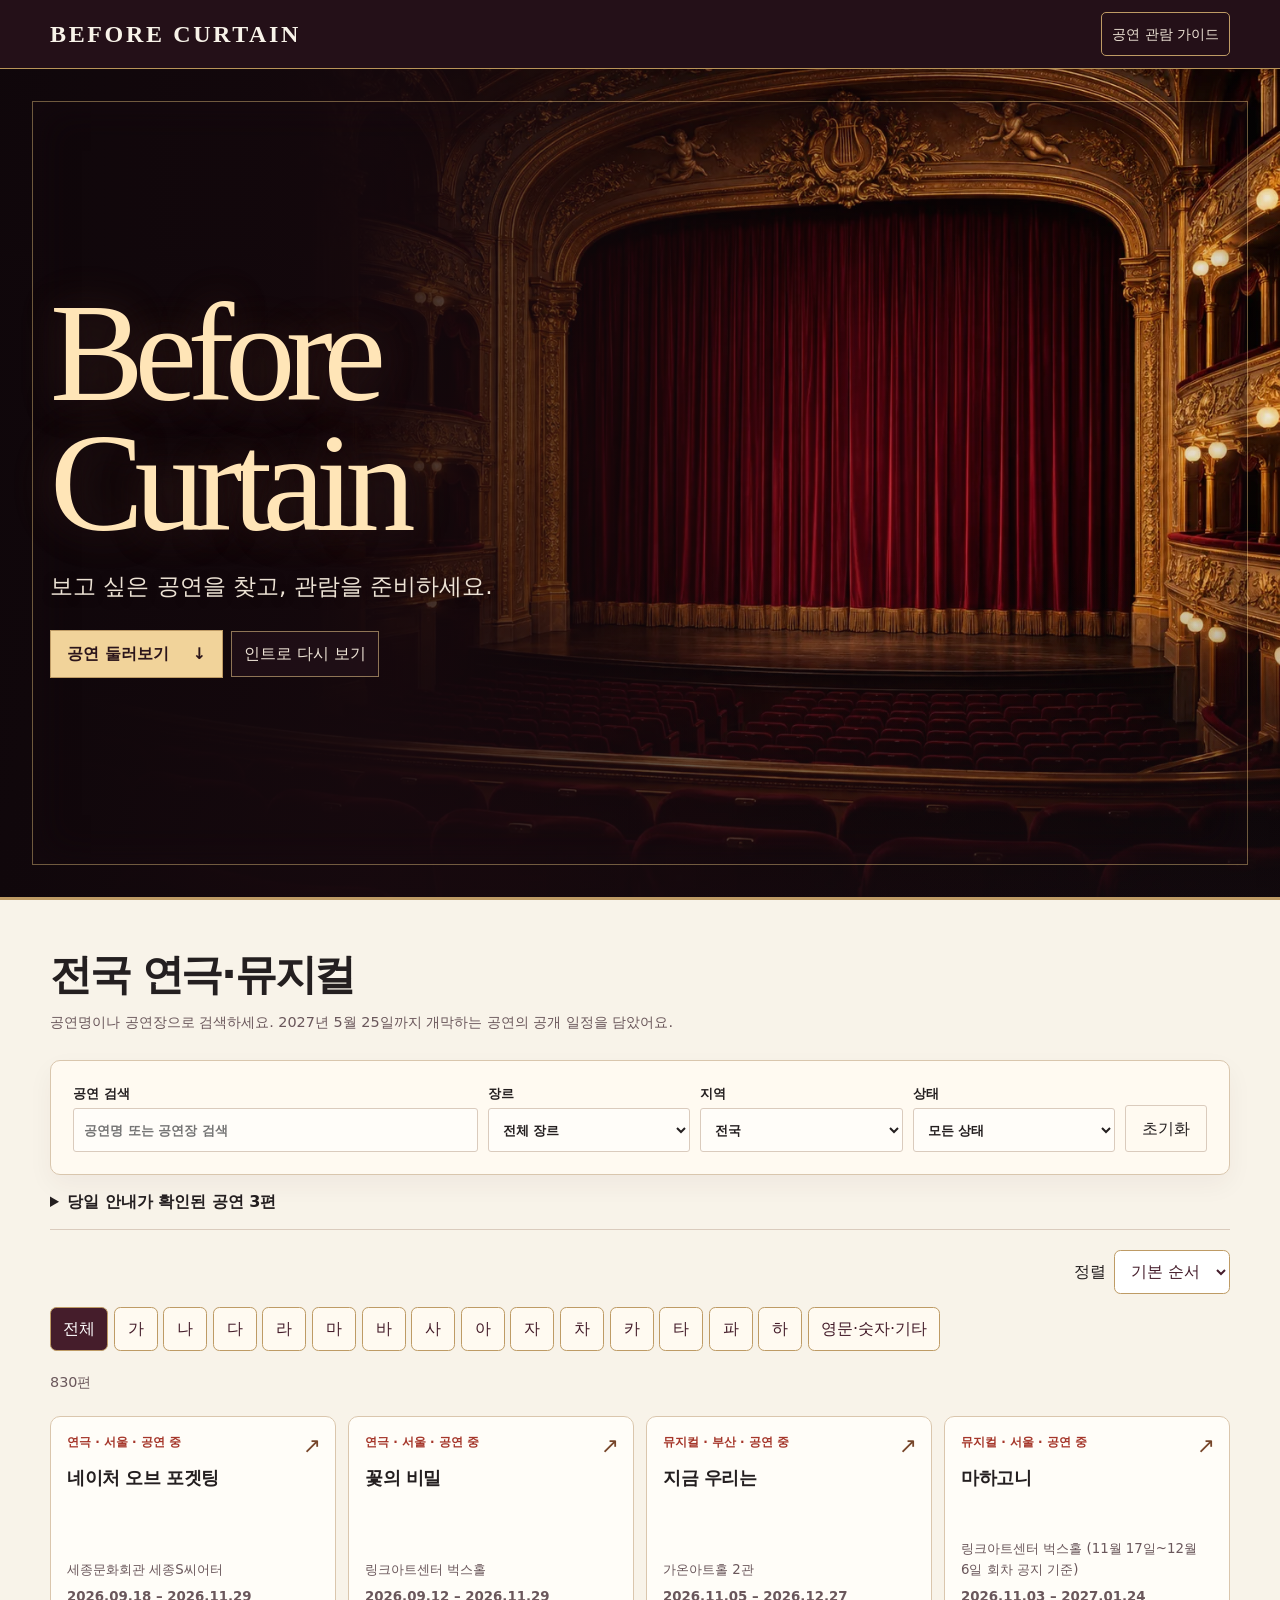
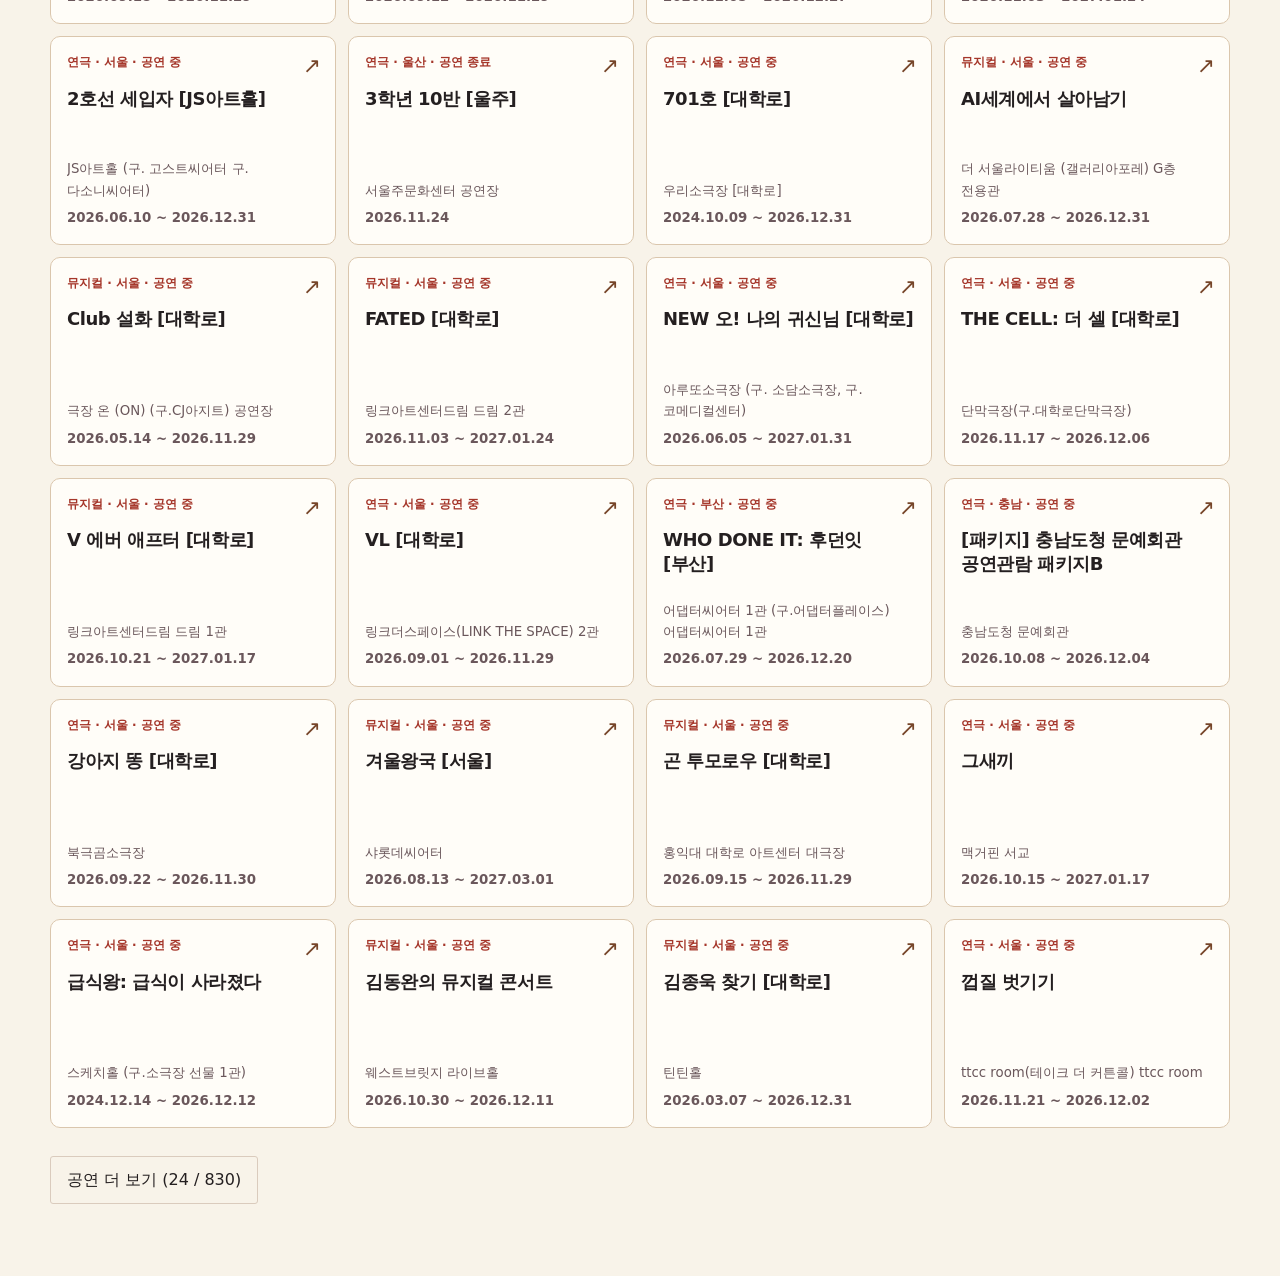
<file: projects/before-curtain/index.html>
<!doctype html>
<html lang="ko">
<head>
<meta charset="utf-8">
<meta name="viewport" content="width=device-width, initial-scale=1">
<meta name="theme-color" content="#451d2b">
<title>BEFORE CURTAIN — 공연 관람 가이드</title>
<link rel="stylesheet" href="styles.css">
</head>
<body data-page="catalog">
<header>
  <div class="shell mast"><span class="brand">BEFORE CURTAIN</span><button type="button" class="etiquette-trigger" aria-haspopup="dialog" aria-controls="etiquette">공연 관람 가이드</button></div>
</header>
<dialog id="etiquette" aria-labelledby="etiquette-title">
  <div class="etiquette-heading">
    <h2 id="etiquette-title">공연 관람 가이드</h2>
    <form method="dialog"><button type="submit" autofocus>닫기</button></form>
  </div>
  <p>공연장에 도착하기 전부터 객석을 나설 때까지, 함께 공연을 즐기기 위해 알아두면 좋은 기본 에티켓이에요.</p>
  <ol class="etiquette-list">
    <li><h3>공연장에 가기 전</h3><p>예매 내역에서 공연장과 홀 이름, 회차, 티켓 수령 방식, 관람 연령을 확인하세요. 현장 수령이나 할인 증빙 확인이 필요하면 시간을 넉넉히 잡으세요.</p></li>
    <li><h3>입장할 때</h3><p>티켓에 적힌 층과 좌석을 확인하고 안내원의 안내에 따라 이동하세요. 늦게 도착하면 객석 문을 바로 열기보다 입장 가능 시점을 안내원에게 확인하세요.</p></li>
    <li><h3>공연이 시작되면</h3><p>휴대폰과 스마트워치의 알림과 화면을 꺼 주세요. 대화, 포장지 소리, 잦은 자리 이동을 줄이고 음식물은 공연장 안내에 따라 주세요.</p></li>
    <li><h3>사진과 영상은 허용된 때에만</h3><p>본 공연과 커튼콜의 촬영 규정이 다를 수 있어요. 사진·영상 촬영이나 녹음을 하기 전에 예매처 공지나 현장 안내를 확인하세요.</p></li>
    <li><h3>인터미션과 퇴장</h3><p>인터미션이 있다면 다음 막 시작 시각을 확인하고 미리 자리로 돌아오세요. 공연이 끝나면 소지품을 챙기고 통로의 이동 흐름에 맞춰 천천히 나가세요.</p></li>
  </ol>
  <p class="etiquette-note">입장, 재입장, 촬영, 음식물 반입은 작품과 공연장마다 달라요. 관람 당일에는 해당 공연의 공지와 현장 안내를 따라 주세요.</p>
</dialog>

<main class="shell">
  <aside class="lobby" aria-label="서비스 소개">
    <div class="curtain" aria-hidden="true"></div>
    <div class="intro-light" aria-hidden="true"></div>
    <div class="stage-dust" aria-hidden="true"><i style="--x:19%;--y:41%;--delay:350ms"></i><i style="--x:56%;--y:64%;--delay:406ms"></i><i style="--x:93%;--y:16%;--delay:462ms"></i><i style="--x:33%;--y:39%;--delay:518ms"></i><i style="--x:70%;--y:62%;--delay:574ms"></i><i style="--x:10%;--y:14%;--delay:630ms"></i><i style="--x:47%;--y:37%;--delay:350ms"></i><i style="--x:84%;--y:60%;--delay:406ms"></i><i style="--x:24%;--y:12%;--delay:462ms"></i><i style="--x:61%;--y:35%;--delay:518ms"></i><i style="--x:1%;--y:58%;--delay:574ms"></i><i style="--x:38%;--y:81%;--delay:630ms"></i><i style="--x:75%;--y:33%;--delay:350ms"></i><i style="--x:15%;--y:56%;--delay:406ms"></i><i style="--x:52%;--y:79%;--delay:462ms"></i><i style="--x:89%;--y:31%;--delay:518ms"></i><i style="--x:29%;--y:54%;--delay:574ms"></i><i style="--x:66%;--y:77%;--delay:630ms"></i><i style="--x:6%;--y:29%;--delay:350ms"></i><i style="--x:43%;--y:52%;--delay:406ms"></i><i style="--x:80%;--y:75%;--delay:462ms"></i><i style="--x:20%;--y:27%;--delay:518ms"></i><i style="--x:57%;--y:50%;--delay:574ms"></i><i style="--x:94%;--y:73%;--delay:630ms"></i></div>
    <div class="shell lobby-copy">
      <p class="lobby-name">Before<br>Curtain</p>
      <p class="lobby-desc">보고 싶은 공연을 찾고, 관람을 준비하세요.</p>
      <div class="intro-actions">
        <button class="lobby-action" type="button">공연 둘러보기 <span aria-hidden="true">↓</span></button>
        <button class="intro-replay" type="button">인트로 다시 보기</button>
      </div>
    </div>
  </aside>
  <section aria-labelledby="screen-title">
<ol class="steps" aria-label="관람 가이드 진행 단계"></ol>
<div id="screen"></div>
</section>
</main>
<script src="performances.js" defer></script>
<script src="app.js" defer></script>
</body>
</html>
</file>
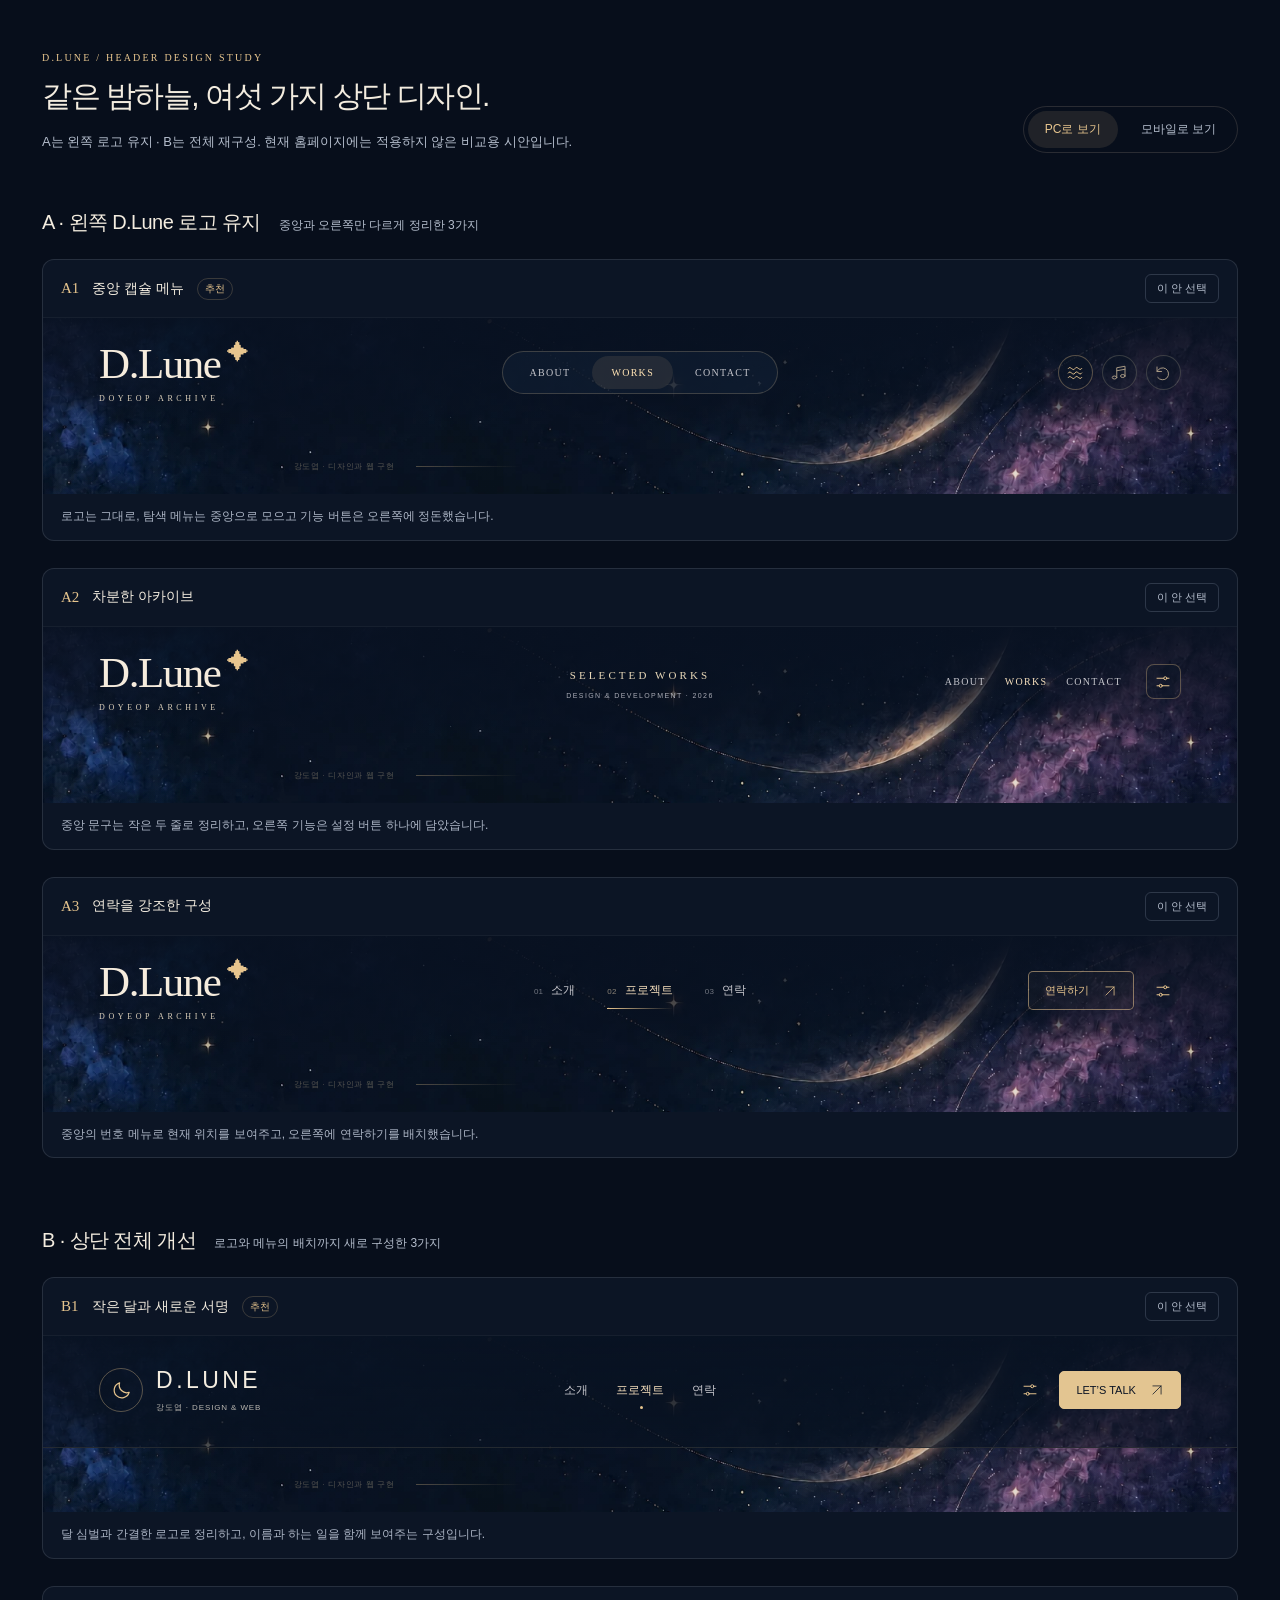
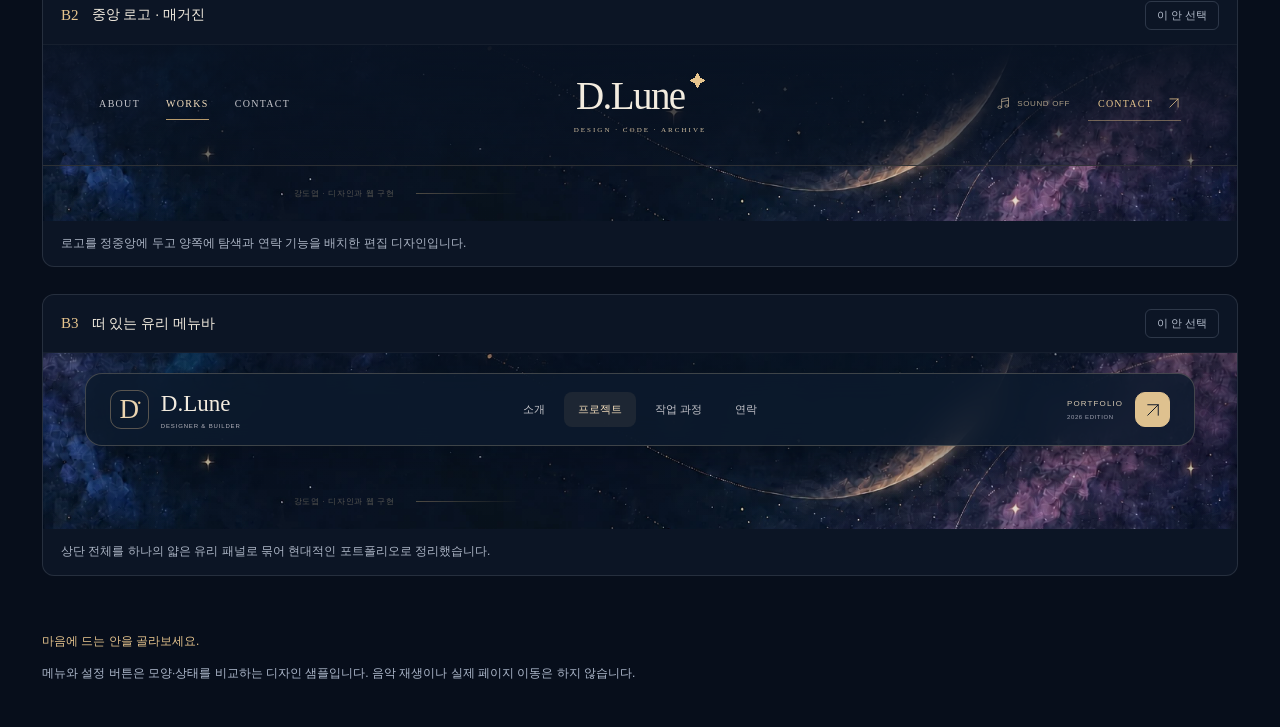
<file: previews/header-options.html>
<!doctype html><html lang="ko"><head><meta charset="utf-8"><meta name="viewport" content="width=device-width,initial-scale=1"><title>D.Lune · 상단 디자인 6가지 비교</title><style>
:root{color-scheme:dark;--gold:#e7c58e;--ink:#081222;--muted:#b5becd;--paper:#f3ecdf}*{box-sizing:border-box}body{margin:0;background:#070e1b;color:var(--paper);font-family:Arial,"Malgun Gothic",sans-serif}button,summary{font:inherit;color:inherit}button{cursor:pointer}button:focus-visible,summary:focus-visible{outline:2px solid var(--gold);outline-offset:4px}svg{width:18px;height:18px;flex-shrink:0}button{border:0;background:none}summary{cursor:pointer}button,summary{-webkit-tap-highlight-color:transparent}h1,h2,h3,p{margin:0}.page-top{max-width:1520px;margin:0 auto;padding:52px 42px 30px;display:flex;align-items:end;justify-content:space-between;gap:25px}.page-top .kicker{font:10px Georgia;letter-spacing:.22em;color:var(--gold);margin-bottom:13px}h1{font-size:30px;letter-spacing:-.05em;font-weight:400}.lead{font-size:13px;color:var(--muted);line-height:1.8;margin-top:13px}.view-controls{display:flex;gap:6px;border:1px solid #d8c4a92a;border-radius:30px;padding:4px;flex-shrink:0}.view-controls button{font-size:12px;padding:10px 17px;border-radius:24px;color:var(--muted)}.view-controls button[aria-pressed=true]{background:#e7c58e1c;color:var(--gold)}.board{max-width:1520px;margin:0 auto;padding:26px 42px 16px}.board-heading{display:flex;align-items:baseline;gap:18px;margin-bottom:23px}.board-heading h2{font-size:20px;font-weight:400;letter-spacing:-.03em}.board-heading p{font-size:12px;color:var(--muted)}.option{margin-bottom:27px;border:1px solid #c8ced624;border-radius:12px;background:#0c1525;overflow:visible}.option.chosen{border-color:var(--gold)}.option-meta{display:flex;align-items:center;gap:13px;padding:14px 18px;border-bottom:1px solid #ffffff0b}.option-number{color:var(--gold);font:15px Georgia}.option-meta h3{font-weight:400;font-size:14px}.recommended{font-size:10px;color:var(--gold);border:1px solid #e7c58e35;padding:3px 7px;border-radius:20px}.choose{margin-left:auto;color:var(--muted);border:1px solid #aebbd335;border-radius:6px;padding:6px 11px;font-size:11px}.choose[aria-pressed=true]{color:var(--gold);border-color:var(--gold)}.stage-wrap{background:#050b17;display:flex;justify-content:center;overflow:visible}.option:has(details[open]){position:relative;z-index:10}.stage{position:relative;width:100%;height:176px;container-type:inline-size;background-image:linear-gradient(180deg,#07112170,#07112105),var(--background);background-size:cover;background-position:50% 13%;isolation:isolate}.stage:before{content:"";position:absolute;inset:0;z-index:-1;background:linear-gradient(90deg,#08122210,transparent,#08122210)}.sample-header{height:112px;width:100%;padding:21px 4.7% 24px;display:grid;grid-template-columns:minmax(200px,1fr) auto minmax(200px,1fr);gap:25px;align-items:center;background:linear-gradient(#081121ed,#0811218c 75%,transparent)}.brand{padding:0;text-align:left;white-space:nowrap;justify-self:start}.original{font:43px/1 Georgia,"Times New Roman",serif;letter-spacing:-.035em;color:#f6ecdd}.original>span{font-size:22px;vertical-align:top;margin-left:7px;color:var(--gold)}.original>small{display:block;font:8px Georgia;letter-spacing:.45em;margin-top:9px;color:#ded2bc}.sample-nav{display:flex;align-items:center;gap:24px}.nav-item{font:10px Georgia;letter-spacing:.13em;white-space:nowrap;color:#c6c6cc;padding:10px 0;position:relative}.nav-item.active{color:#f4debc}.nav-item small{font:8px Arial;letter-spacing:.03em;opacity:.55;margin-right:8px}.utilities,.right-cluster,.left-cluster{display:flex;align-items:center;gap:12px}.utilities,.right-cluster{justify-self:end}.icon-btn,.settings>summary{width:35px;height:35px;border:1px solid #c5a97b66;border-radius:50%;display:grid;place-items:center;color:var(--gold);padding:0;background:#0b172554}.icon-btn[aria-pressed=false]{color:#aa9c85;border-color:#a9a18945}.icon-btn:hover,.settings>summary:hover{background:#e7c58e18}.settings{position:relative}.settings>summary{list-style:none}.settings>summary::-webkit-details-marker{display:none}.settings-panel{position:absolute;right:0;top:44px;z-index:20;width:200px;background:#0d1a2ef5;padding:15px;border:1px solid #bca57b66;border-radius:10px;box-shadow:0 14px 35px #0008}.settings-panel>span{display:block;color:var(--gold);font-size:10px;margin-bottom:9px}.settings-panel button{display:flex;justify-content:space-between;align-items:center;gap:12px;width:100%;padding:10px 0;border-top:1px solid #ffffff10;font-size:11px;text-align:left}.settings-panel b{font:9px Arial;color:#898b97}.settings-panel button[aria-pressed=true] b{color:var(--gold)}.settings-panel svg{width:13px;height:13px}.contact-cta{display:flex;align-items:center;justify-content:center;gap:14px;border:1px solid #e7c58e8a;border-radius:5px;padding:11px 16px;font-size:11px;color:var(--gold);white-space:nowrap;background:#e7c58e08}.contact-cta svg{width:14px;height:14px}.context{position:absolute;left:21%;top:143px;display:flex;align-items:center;gap:22px;color:#c8b89566;font-size:8px;letter-spacing:.08em;pointer-events:none;z-index:-1}.context i{display:block;width:105px;height:1px;background:linear-gradient(90deg,#e7c58e50,transparent)}.option-description{padding:12px 18px;color:#acb5c5;font-size:12px;line-height:1.8}.layout-a1 .pill-nav{border:1px solid #d5bd923d;background:#12223880;border-radius:30px;padding:4px 7px}.layout-a1 .sample-nav{gap:3px}.layout-a1 .nav-item{border-radius:22px;padding:11px 19px}.layout-a1 .nav-item.active{background:#e7c58e1a;color:#ffe3b4}.layout-a1 .utilities{gap:9px}.editorial{text-align:center}.editorial>span{font:11px Georgia;letter-spacing:.28em;color:#e8d8b8}.editorial small{display:block;margin-top:9px;font:7px Arial;letter-spacing:.2em;color:#aaacb6}.layout-a2{grid-template-columns:1fr auto 1fr}.layout-a2 .right-cluster{gap:24px}.layout-a2 .sample-nav{gap:19px}.layout-a2 .settings>summary{border-radius:8px}.layout-a3 .sample-nav{gap:32px}.layout-a3 .nav-item{font:12px Arial;letter-spacing:0}.layout-a3 .nav-item.active:after{content:"";position:absolute;height:1px;left:0;right:0;bottom:0;background:linear-gradient(90deg,#e7c58e,transparent)}.layout-a3 .settings>summary{border-color:transparent}.layout-b1{height:112px;border-bottom:1px solid #e7c58e20;grid-template-columns:1fr auto 1fr;background:linear-gradient(#081222f5,#081222a6)}.modern{display:flex;align-items:center;gap:13px}.moon-mark{width:44px;height:44px;border:1px solid #e7c58e5c;display:grid;place-items:center;border-radius:50%;color:var(--gold)}.moon-mark svg{width:23px;height:23px}.modern-name{font:23px/1.2 Arial;letter-spacing:.15em;font-weight:500}.modern-name small{display:block;font:8px Arial;letter-spacing:.11em;color:#b9b6b0;margin-top:8px}.layout-b1 .nav-item{font:12px Arial;letter-spacing:0;padding:10px 2px}.layout-b1 .nav-item.active:after{content:"";position:absolute;left:50%;bottom:0;width:3px;height:3px;background:var(--gold);border-radius:50%}.layout-b1 .contact-cta{color:#0b1424;background:#e3c591;border-color:#e3c591}.layout-b1 .settings>summary{border:0}.layout-b2{grid-template-columns:1fr auto 1fr;height:121px;border-bottom:1px solid #bda57a35;background:linear-gradient(#081222f0,#0812226a)}.centered{justify-self:center;text-align:center;font:39px Georgia;letter-spacing:-.04em}.centered>span{vertical-align:top;font-size:16px;color:var(--gold);margin-left:5px}.centered small{display:block;font:7px Georgia;letter-spacing:.29em;margin-top:8px;color:#d0bea0}.layout-b2 .sample-nav{gap:26px}.layout-b2 .nav-item.active{border-bottom:1px solid #b69a6c}.sound-label{display:flex;align-items:center;gap:6px;color:#aa9c85;font:8px Arial;letter-spacing:.08em;padding:6px}.sound-label svg{width:15px;height:15px}.sound-label[aria-pressed=true]{color:var(--gold)}.layout-b2 .contact-cta{border:0;border-bottom:1px solid #c5a87985;border-radius:0;padding:10px 0 10px 10px;background:none;font:10px Georgia;letter-spacing:.12em}.mobile-menu{display:none}.layout-b3{display:block;padding:20px 3.5%;height:124px;background:none}.floating-bar{display:grid;grid-template-columns:1fr auto 1fr;align-items:center;gap:25px;padding:16px 24px;border:1px solid #d4c29f42;border-radius:17px;background:#0c1b2dd9;box-shadow:0 12px 30px #02081440;backdrop-filter:blur(14px)}.compact{display:flex;align-items:center;gap:12px;font:23px Georgia}.monogram{width:39px;height:39px;display:grid;place-content:center;position:relative;border:1px solid #bca27d70;border-radius:11px;color:#ead4b0;font:27px Georgia}.monogram>span{position:absolute;right:6px;top:1px;color:var(--gold);font-size:20px}.compact>span:last-child>small{display:block;font:6px Arial;letter-spacing:.14em;color:#b6b5bd;margin-top:6px}.floating-nav .sample-nav{gap:5px}.floating-nav .nav-item{padding:10px 14px;border-radius:8px;font:11px Arial;letter-spacing:0}.floating-nav .nav-item.active{background:#e7c58e15}.edition{font:8px Arial;letter-spacing:.14em;color:#d6c9b2;line-height:1.4}.edition small{display:block;font-size:6px;letter-spacing:.1em;margin-top:4px;color:#9fa2b0}.contact-arrow{border-radius:10px;color:#0e1726;background:#dec18f;border-color:#dec18f}.footer{max-width:1520px;margin:auto;padding:12px 42px 42px;font-size:12px;color:#aeb9cc;line-height:1.8}.selection-message{color:var(--gold);min-height:24px;margin-bottom:8px}.mobile-preview .stage{width:390px;max-width:100%;height:225px}.mobile-preview .stage-wrap{padding:14px 0}.mobile-preview .sample-header{height:151px}
@container(max-width:650px){
 .sample-header{padding:18px 20px 20px;gap:15px;grid-template-columns:1fr auto;min-height:112px;height:auto}.original{font-size:31px}.original>span{font-size:15px;margin-left:4px}.original>small{font-size:6px;letter-spacing:.3em;margin-top:7px}.icon-btn,.settings>summary{width:29px;height:29px}.icon-btn svg,.settings>summary svg{width:15px;height:15px}.utilities,.right-cluster{gap:8px}.sample-nav{gap:18px}.context{left:20px;top:192px;font-size:7px}.layout-a1 .pill-nav{grid-column:1/-1;grid-row:2;justify-self:center}.layout-a1 .utilities{grid-column:2;grid-row:1}.layout-a1 .nav-item{font-size:9px;padding:9px 16px}.layout-a1{row-gap:18px}.layout-a2{grid-template-columns:1fr auto}.layout-a2 .editorial{display:none}.layout-a2 .right-cluster{gap:9px}.layout-a2 .sample-nav{gap:9px}.layout-a2 .nav-item{font-size:7px;letter-spacing:.08em}.layout-a2 .settings>summary{width:26px;height:26px}.layout-a3 .sample-nav{grid-column:1/-1;grid-row:2;justify-self:center;gap:31px}.layout-a3 .right-cluster{grid-row:1;grid-column:2}.layout-a3 .nav-item{font-size:11px}.contact-cta{padding:9px 11px;font-size:10px;gap:9px}.layout-b1 .sample-nav{grid-column:1/-1;grid-row:2;justify-self:center}.layout-b1 .right-cluster{grid-column:2;grid-row:1}.modern{gap:9px}.moon-mark{width:32px;height:32px}.moon-mark svg{width:19px;height:19px}.modern-name{font-size:18px;letter-spacing:.1em}.modern-name small{font-size:6px;letter-spacing:.03em;margin-top:5px}.layout-b1 .contact-cta{font-size:8px;padding:9px}.layout-b1 .right-cluster{gap:4px}.layout-b1 .settings>summary{width:24px}.layout-b2{grid-template-columns:1fr auto 1fr;padding:20px 17px;min-height:105px}.layout-b2 .left-cluster>.sample-nav{display:none}.mobile-menu{display:block;position:relative}.mobile-menu summary{list-style:none;display:grid;place-items:center;width:30px;height:30px;color:var(--gold)}.mobile-menu summary::-webkit-details-marker{display:none}.mobile-menu>div{position:absolute;top:35px;left:0;padding:13px;background:#101e31;border:1px solid #aa967266;border-radius:8px;z-index:20}.mobile-menu .sample-nav{display:flex;flex-direction:column;gap:4px}.centered{font-size:30px}.centered>span{font-size:12px}.centered small{font-size:5px;letter-spacing:.16em}.layout-b2 .sound-label{display:none}.layout-b2 .contact-cta{font-size:8px;gap:5px;padding-left:0}.layout-b2 .contact-cta svg{width:11px}.layout-b3{display:block;padding:15px 14px;height:auto}.floating-bar{padding:15px 14px;gap:15px;grid-template-columns:1fr auto;border-radius:13px}.compact{font-size:21px;gap:8px}.monogram{width:31px;height:31px;font-size:23px;border-radius:8px}.compact>span:last-child>small{font-size:5px}.floating-nav{grid-row:2;grid-column:1/-1;justify-self:center}.floating-nav .nav-item{font-size:10px;padding:9px 11px}.edition{font-size:6px}.edition small{font-size:5px}.contact-arrow{width:28px;height:28px}.layout-b3 .right-cluster{gap:10px}
}
@media(max-width:700px){.page-top{padding:30px 18px 15px;display:block}h1{font-size:24px}.view-controls{margin-top:20px;width:fit-content}.board{padding:20px 14px 0}.board-heading{display:block}.board-heading h2{font-size:17px}.board-heading p{margin-top:9px;font-size:11px;line-height:1.7}.option-meta{padding:12px;gap:9px}.option-meta h3{font-size:12px}.choose{font-size:10px;padding:5px 7px}.recommended{font-size:9px}.stage{height:225px}.option-description{font-size:11px;padding:12px}.footer{padding:15px 20px 30px}.settings-panel{width:180px}}
@container(max-width:360px){.sample-header{padding-left:14px;padding-right:14px;gap:10px}.layout-b1 .right-cluster>.settings{display:none}.layout-b3{padding:15px 10px}.floating-bar{padding:13px 10px;gap:10px}.floating-nav .nav-item{padding:8px 9px}.layout-b2{grid-template-columns:1fr auto 1fr}}
@media(prefers-reduced-motion:reduce){*{scroll-behavior:auto!important}}
</style></head><body><div class="page-top"><div><p class="kicker">D.LUNE / HEADER DESIGN STUDY</p><h1>같은 밤하늘, 여섯 가지 상단 디자인.</h1><p class="lead">A는 왼쪽 로고 유지 · B는 전체 재구성. 현재 홈페이지에는 적용하지 않은 비교용 시안입니다.</p></div><div class="view-controls" role="group" aria-label="화면 크기"><button data-view="desktop" aria-pressed="true">PC로 보기</button><button data-view="mobile" aria-pressed="false">모바일로 보기</button></div></div>
<section class="board" id="group-a"><div class="board-heading"><h2>A · 왼쪽 D.Lune 로고 유지</h2><p>중앙과 오른쪽만 다르게 정리한 3가지</p></div><article class="option" id="option-A1">
 <div class="option-meta"><span class="option-number">A1</span><h3>중앙 캡슐 메뉴</h3><span class="recommended">추천</span><button class="choose" aria-pressed="false" data-choice="A1">이 안 선택</button></div>
 <div class="stage-wrap"><div class="stage"><header class="sample-header layout-a1"><button class="brand original" aria-label="D.Lune 홈">D.Lune<span>✦</span><small>DOYEOP ARCHIVE</small></button><div class="pill-nav"><nav class="sample-nav" aria-label="시안 메뉴"><button class="nav-item">ABOUT</button><button class="nav-item active" aria-current="page">WORKS</button><button class="nav-item">CONTACT</button></nav></div><div class="utilities"><button class="icon-btn demo-toggle" aria-label="배경 효과 상태 미리보기" aria-pressed="true"><svg viewBox="0 0 24 24" fill="none" stroke="currentColor" stroke-width="1.3" stroke-linecap="round" stroke-linejoin="round" aria-hidden="true"><path d="M3 6c3-5 6 5 9 0s6 5 9 0M3 12c3-5 6 5 9 0s6 5 9 0M3 18c3-5 6 5 9 0s6 5 9 0"/></svg></button><button class="icon-btn demo-toggle" aria-label="음악 상태 미리보기" aria-pressed="false"><svg viewBox="0 0 24 24" fill="none" stroke="currentColor" stroke-width="1.3" stroke-linecap="round" stroke-linejoin="round" aria-hidden="true"><path d="M9 18V5l11-2v13M9 9l11-2"/><ellipse cx="6" cy="18" rx="3" ry="2"/><ellipse cx="17" cy="16" rx="3" ry="2"/></svg></button><button class="icon-btn demo-toggle" aria-label="다시 보기 상태 미리보기" aria-pressed="false"><svg viewBox="0 0 24 24" fill="none" stroke="currentColor" stroke-width="1.3" stroke-linecap="round" stroke-linejoin="round" aria-hidden="true"><path d="M4 10a8 8 0 1 1 1 8M4 4v6h6"/></svg></button></div></header><div class="context" aria-hidden="true"><span>강도엽 · 디자인과 웹 구현</span><i></i></div></div></div>
 <p class="option-description">로고는 그대로, 탐색 메뉴는 중앙으로 모으고 기능 버튼은 오른쪽에 정돈했습니다.</p></article><article class="option" id="option-A2">
 <div class="option-meta"><span class="option-number">A2</span><h3>차분한 아카이브</h3><button class="choose" aria-pressed="false" data-choice="A2">이 안 선택</button></div>
 <div class="stage-wrap"><div class="stage"><header class="sample-header layout-a2"><button class="brand original" aria-label="D.Lune 홈">D.Lune<span>✦</span><small>DOYEOP ARCHIVE</small></button><div class="editorial"><span>SELECTED WORKS</span><small>DESIGN & DEVELOPMENT · 2026</small></div><div class="right-cluster"><nav class="sample-nav" aria-label="시안 메뉴"><button class="nav-item">ABOUT</button><button class="nav-item active" aria-current="page">WORKS</button><button class="nav-item">CONTACT</button></nav><details class="settings"><summary aria-label="화면과 음악 설정"><svg viewBox="0 0 24 24" fill="none" stroke="currentColor" stroke-width="1.3" stroke-linecap="round" stroke-linejoin="round" aria-hidden="true"><path d="M4 7h9m4 0h3M4 17h3m4 0h9"/><circle cx="15" cy="7" r="2"/><circle cx="9" cy="17" r="2"/></svg></summary><div class="settings-panel"><span>분위기 설정</span><button class="demo-toggle" aria-pressed="true">별빛 효과 <b>ON</b></button><button class="demo-toggle" aria-pressed="false">배경 음악 <b>OFF</b></button><button class="demo-toggle" aria-pressed="false">인트로 다시 보기 <svg viewBox="0 0 24 24" fill="none" stroke="currentColor" stroke-width="1.3" stroke-linecap="round" stroke-linejoin="round" aria-hidden="true"><path d="M4 10a8 8 0 1 1 1 8M4 4v6h6"/></svg></button></div></details></div></header><div class="context" aria-hidden="true"><span>강도엽 · 디자인과 웹 구현</span><i></i></div></div></div>
 <p class="option-description">중앙 문구는 작은 두 줄로 정리하고, 오른쪽 기능은 설정 버튼 하나에 담았습니다.</p></article><article class="option" id="option-A3">
 <div class="option-meta"><span class="option-number">A3</span><h3>연락을 강조한 구성</h3><button class="choose" aria-pressed="false" data-choice="A3">이 안 선택</button></div>
 <div class="stage-wrap"><div class="stage"><header class="sample-header layout-a3"><button class="brand original" aria-label="D.Lune 홈">D.Lune<span>✦</span><small>DOYEOP ARCHIVE</small></button><nav class="sample-nav" aria-label="시안 메뉴"><button class="nav-item"><small>01</small>소개</button><button class="nav-item active" aria-current="page"><small>02</small>프로젝트</button><button class="nav-item"><small>03</small>연락</button></nav><div class="right-cluster"><button class="contact-cta">연락하기 <svg viewBox="0 0 24 24" fill="none" stroke="currentColor" stroke-width="1.3" stroke-linecap="round" stroke-linejoin="round" aria-hidden="true"><path d="M5 19 19 5M5 5h14v14"/></svg></button><details class="settings"><summary aria-label="화면과 음악 설정"><svg viewBox="0 0 24 24" fill="none" stroke="currentColor" stroke-width="1.3" stroke-linecap="round" stroke-linejoin="round" aria-hidden="true"><path d="M4 7h9m4 0h3M4 17h3m4 0h9"/><circle cx="15" cy="7" r="2"/><circle cx="9" cy="17" r="2"/></svg></summary><div class="settings-panel"><span>분위기 설정</span><button class="demo-toggle" aria-pressed="true">별빛 효과 <b>ON</b></button><button class="demo-toggle" aria-pressed="false">배경 음악 <b>OFF</b></button><button class="demo-toggle" aria-pressed="false">인트로 다시 보기 <svg viewBox="0 0 24 24" fill="none" stroke="currentColor" stroke-width="1.3" stroke-linecap="round" stroke-linejoin="round" aria-hidden="true"><path d="M4 10a8 8 0 1 1 1 8M4 4v6h6"/></svg></button></div></details></div></header><div class="context" aria-hidden="true"><span>강도엽 · 디자인과 웹 구현</span><i></i></div></div></div>
 <p class="option-description">중앙의 번호 메뉴로 현재 위치를 보여주고, 오른쪽에 연락하기를 배치했습니다.</p></article></section>
<section class="board" id="group-b"><div class="board-heading"><h2>B · 상단 전체 개선</h2><p>로고와 메뉴의 배치까지 새로 구성한 3가지</p></div><article class="option" id="option-B1">
 <div class="option-meta"><span class="option-number">B1</span><h3>작은 달과 새로운 서명</h3><span class="recommended">추천</span><button class="choose" aria-pressed="false" data-choice="B1">이 안 선택</button></div>
 <div class="stage-wrap"><div class="stage"><header class="sample-header layout-b1"><button class="brand modern"><span class="moon-mark"><svg viewBox="0 0 24 24" fill="none" stroke="currentColor" stroke-width="1.3" stroke-linecap="round" stroke-linejoin="round" aria-hidden="true"><path d="M20 14A8 8 0 0 1 10 4a8 8 0 1 0 10 10Z"/></svg></span><span class="modern-name">D.LUNE<small>강도엽 · DESIGN & WEB</small></span></button><nav class="sample-nav" aria-label="시안 메뉴"><button class="nav-item">소개</button><button class="nav-item active" aria-current="page">프로젝트</button><button class="nav-item">연락</button></nav><div class="right-cluster"><details class="settings"><summary aria-label="화면과 음악 설정"><svg viewBox="0 0 24 24" fill="none" stroke="currentColor" stroke-width="1.3" stroke-linecap="round" stroke-linejoin="round" aria-hidden="true"><path d="M4 7h9m4 0h3M4 17h3m4 0h9"/><circle cx="15" cy="7" r="2"/><circle cx="9" cy="17" r="2"/></svg></summary><div class="settings-panel"><span>분위기 설정</span><button class="demo-toggle" aria-pressed="true">별빛 효과 <b>ON</b></button><button class="demo-toggle" aria-pressed="false">배경 음악 <b>OFF</b></button><button class="demo-toggle" aria-pressed="false">인트로 다시 보기 <svg viewBox="0 0 24 24" fill="none" stroke="currentColor" stroke-width="1.3" stroke-linecap="round" stroke-linejoin="round" aria-hidden="true"><path d="M4 10a8 8 0 1 1 1 8M4 4v6h6"/></svg></button></div></details><button class="contact-cta">LET’S TALK <svg viewBox="0 0 24 24" fill="none" stroke="currentColor" stroke-width="1.3" stroke-linecap="round" stroke-linejoin="round" aria-hidden="true"><path d="M5 19 19 5M5 5h14v14"/></svg></button></div></header><div class="context" aria-hidden="true"><span>강도엽 · 디자인과 웹 구현</span><i></i></div></div></div>
 <p class="option-description">달 심벌과 간결한 로고로 정리하고, 이름과 하는 일을 함께 보여주는 구성입니다.</p></article><article class="option" id="option-B2">
 <div class="option-meta"><span class="option-number">B2</span><h3>중앙 로고 · 매거진</h3><button class="choose" aria-pressed="false" data-choice="B2">이 안 선택</button></div>
 <div class="stage-wrap"><div class="stage"><header class="sample-header layout-b2"><div class="left-cluster"><nav class="sample-nav" aria-label="시안 메뉴"><button class="nav-item">ABOUT</button><button class="nav-item active" aria-current="page">WORKS</button><button class="nav-item">CONTACT</button></nav><details class="mobile-menu"><summary><svg viewBox="0 0 24 24" fill="none" stroke="currentColor" stroke-width="1.3" stroke-linecap="round" stroke-linejoin="round" aria-hidden="true"><path d="M4 7h16M4 12h16M4 17h16"/></svg></summary><div><nav class="sample-nav" aria-label="시안 메뉴"><button class="nav-item">소개</button><button class="nav-item active" aria-current="page">프로젝트</button><button class="nav-item">연락</button></nav></div></details></div><button class="brand centered">D.Lune<span>✦</span><small>DESIGN · CODE · ARCHIVE</small></button><div class="right-cluster"><button class="sound-label demo-toggle" aria-label="음악 상태 미리보기" aria-pressed="false"><svg viewBox="0 0 24 24" fill="none" stroke="currentColor" stroke-width="1.3" stroke-linecap="round" stroke-linejoin="round" aria-hidden="true"><path d="M9 18V5l11-2v13M9 9l11-2"/><ellipse cx="6" cy="18" rx="3" ry="2"/><ellipse cx="17" cy="16" rx="3" ry="2"/></svg><span>SOUND OFF</span></button><button class="contact-cta">CONTACT <svg viewBox="0 0 24 24" fill="none" stroke="currentColor" stroke-width="1.3" stroke-linecap="round" stroke-linejoin="round" aria-hidden="true"><path d="M5 19 19 5M5 5h14v14"/></svg></button></div></header><div class="context" aria-hidden="true"><span>강도엽 · 디자인과 웹 구현</span><i></i></div></div></div>
 <p class="option-description">로고를 정중앙에 두고 양쪽에 탐색과 연락 기능을 배치한 편집 디자인입니다.</p></article><article class="option" id="option-B3">
 <div class="option-meta"><span class="option-number">B3</span><h3>떠 있는 유리 메뉴바</h3><button class="choose" aria-pressed="false" data-choice="B3">이 안 선택</button></div>
 <div class="stage-wrap"><div class="stage"><header class="sample-header layout-b3"><div class="floating-bar"><button class="brand compact"><span class="monogram">D<span>·</span></span><span>D.Lune<small>DESIGNER & BUILDER</small></span></button><div class="floating-nav"><nav class="sample-nav" aria-label="시안 메뉴"><button class="nav-item">소개</button><button class="nav-item active" aria-current="page">프로젝트</button><button class="nav-item">작업 과정</button><button class="nav-item">연락</button></nav></div><div class="right-cluster"><span class="edition">PORTFOLIO<small>2026 EDITION</small></span><button class="icon-btn contact-arrow" aria-label="연락하기"><svg viewBox="0 0 24 24" fill="none" stroke="currentColor" stroke-width="1.3" stroke-linecap="round" stroke-linejoin="round" aria-hidden="true"><path d="M5 19 19 5M5 5h14v14"/></svg></button></div></div></header><div class="context" aria-hidden="true"><span>강도엽 · 디자인과 웹 구현</span><i></i></div></div></div>
 <p class="option-description">상단 전체를 하나의 얇은 유리 패널로 묶어 현대적인 포트폴리오로 정리했습니다.</p></article></section>
<footer class="footer"><p class="selection-message" id="selection" role="status" aria-live="polite">마음에 드는 안을 골라보세요.</p><p>메뉴와 설정 버튼은 모양·상태를 비교하는 디자인 샘플입니다. 음악 재생이나 실제 페이지 이동은 하지 않습니다.</p></footer>
<script>
const background="[data-uri]";
document.documentElement.style.setProperty('--background','url("'+background+'")');
document.querySelectorAll('[data-view]').forEach(button=>button.addEventListener('click',()=>{document.body.classList.toggle('mobile-preview',button.dataset.view==='mobile');document.querySelectorAll('[data-view]').forEach(b=>b.setAttribute('aria-pressed',String(b===button)));}));
document.querySelectorAll('.sample-nav').forEach(nav=>nav.querySelectorAll('.nav-item').forEach(button=>button.addEventListener('click',()=>{nav.querySelectorAll('.nav-item').forEach(b=>{b.classList.toggle('active',b===button);if(b===button)b.setAttribute('aria-current','page');else b.removeAttribute('aria-current');});})));
document.querySelectorAll('.demo-toggle').forEach(button=>button.addEventListener('click',()=>{const enabled=button.getAttribute('aria-pressed')!=='true';button.setAttribute('aria-pressed',String(enabled));if(button.querySelector('b'))button.querySelector('b').textContent=enabled?'ON':'OFF';if(button.classList.contains('sound-label'))button.querySelector('span').textContent=enabled?'SOUND ON':'SOUND OFF';}));
document.querySelectorAll('[data-choice]').forEach(button=>button.addEventListener('click',()=>{document.querySelectorAll('[data-choice]').forEach(b=>{b.setAttribute('aria-pressed',String(b===button));b.closest('.option').classList.toggle('chosen',b===button);});document.querySelector('#selection').textContent=button.dataset.choice+' 안을 선택했습니다. 현재 홈페이지는 변경되지 않습니다.';}));
document.addEventListener('click',event=>{document.querySelectorAll('details[open]').forEach(el=>{if(!el.contains(event.target))el.open=false;});});
document.addEventListener('keydown',event=>{if(event.key==='Escape')document.querySelectorAll('details[open]').forEach(el=>{el.open=false;el.querySelector('summary')?.focus();});});
</script></body></html>
</file>
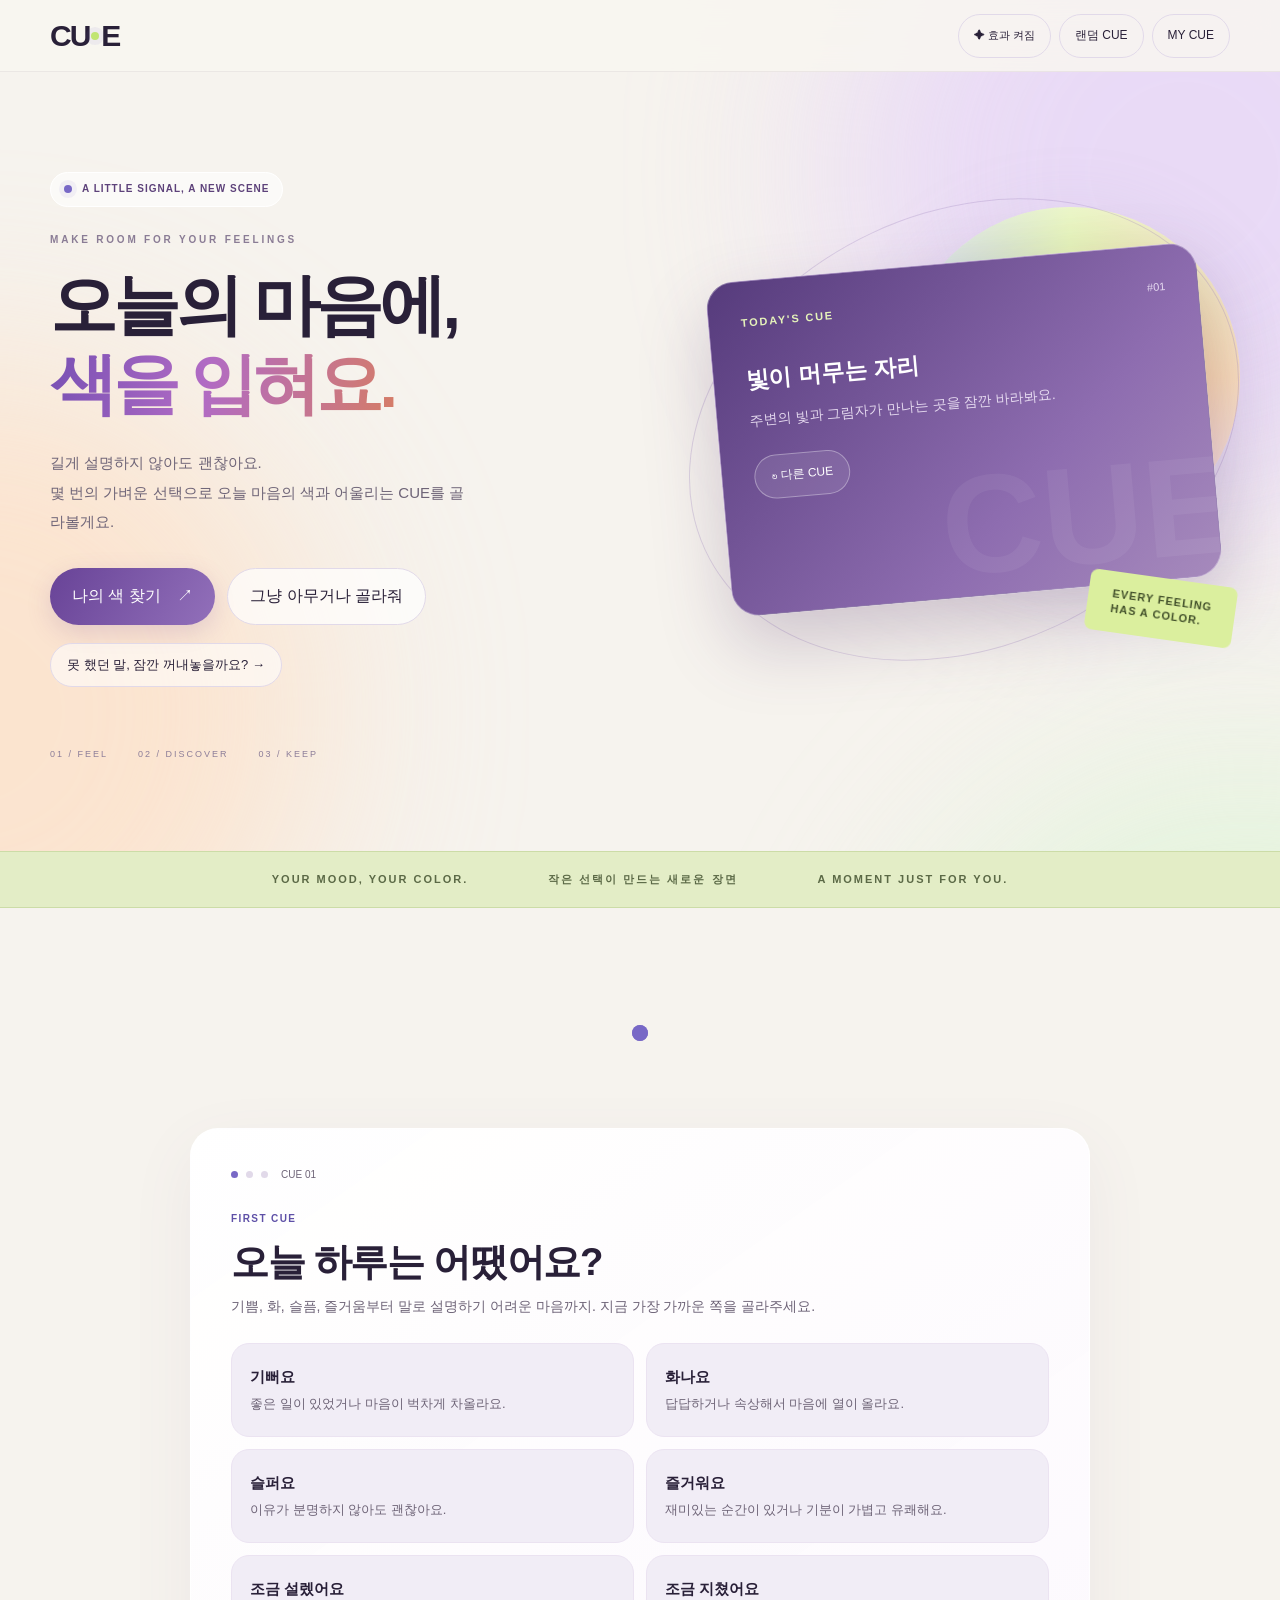
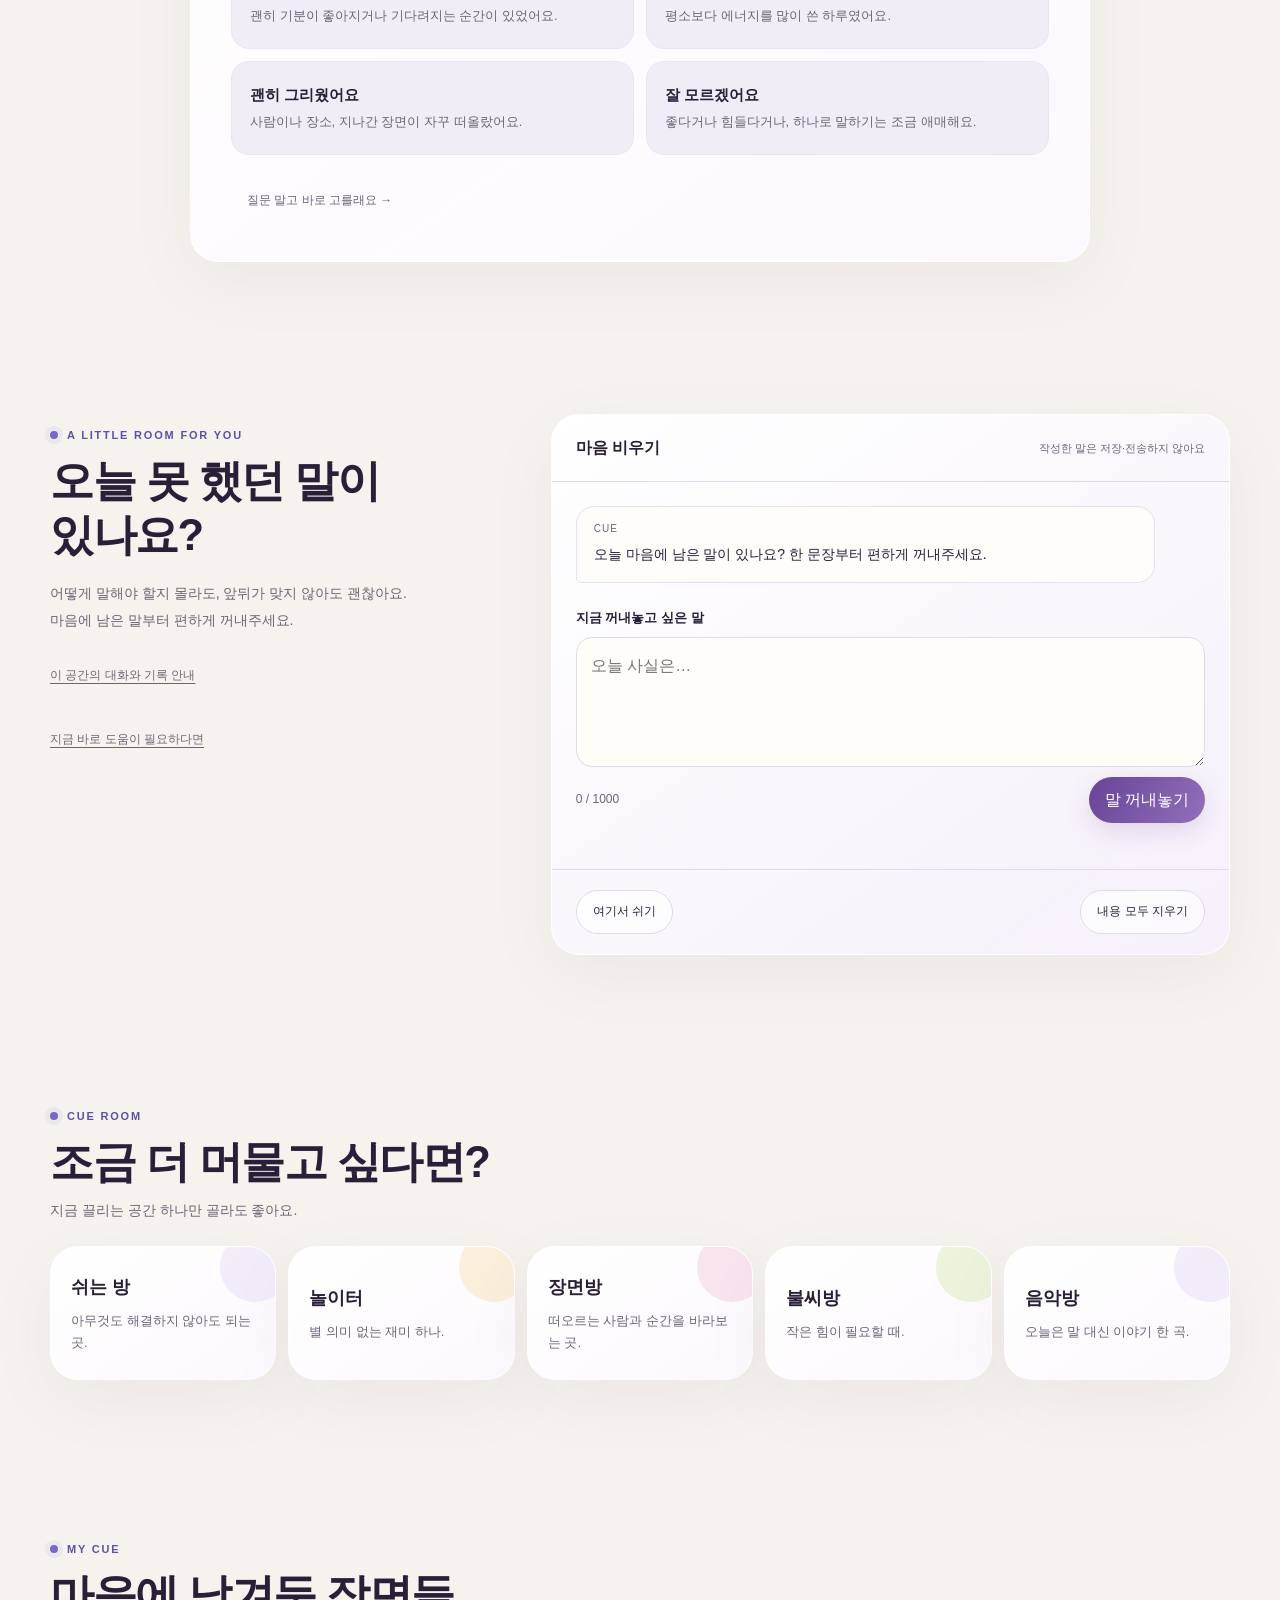
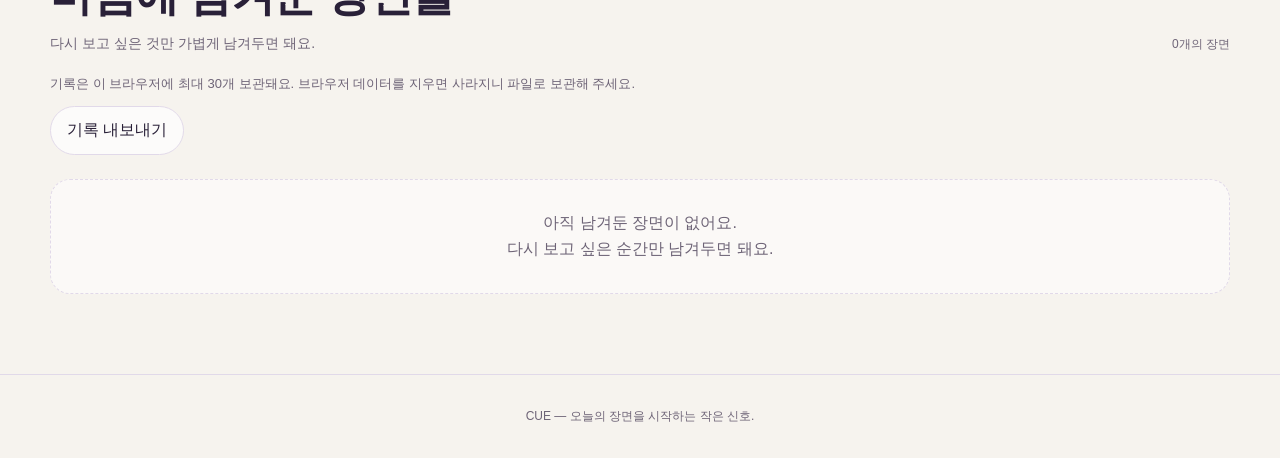
<file: projects/cue.html>
<!doctype html>
<html lang="ko">
  <head>
    <meta charset="UTF-8" />
    <meta
      name="viewport"
      content="width=device-width, initial-scale=1.0, viewport-fit=cover"
    />
    <meta name="theme-color" content="#f6f3ee" />
    <meta
      name="description"
      content="오늘의 감정에 어울리는 색과 문장, 음악을 만나고 나만의 장면을 기록해보세요."
    />
    <title>CUE - 오늘의 장면을 시작하는 작은 신호</title>
    <style>
/* 1. Shared tokens and controls */
:root {
  --bg:#f6f3ee; --surface:#fffdf8; --text:#292038; --sub:#6e6477;
  --line:#e1d9e9; --accent:#7868c6; --accent-dark:#5e50a7;
  --accent-soft:#ebe7fa; --accent-rgb:120,104,198; --dark:#30203f;
  --radius:28px; --shadow:0 20px 65px #70578012;
}
* { box-sizing:border-box; }
body { margin:0; color:var(--text); background:var(--bg); font:16px/1.65 "Pretendard","Apple SD Gothic Neo","Malgun Gothic",sans-serif; isolation:isolate; }
h1,h2,h3,p,blockquote { margin:0; }
button,textarea { font:inherit; }
button,a,summary { -webkit-tap-highlight-color:transparent; touch-action:manipulation; }
button { min-height:44px; padding:10px 16px; border:1px solid var(--line); border-radius:999px; background:#ffffffb0; color:inherit; cursor:pointer; }
button,a { transition:transform .2s,box-shadow .2s; }
button:disabled { cursor:wait; opacity:.65; }
a { color:inherit; text-decoration:none; }
button:hover:not(:disabled),.youtube_btn:hover { transform:translateY(-2px); }
:focus-visible { outline:3px solid var(--accent-dark); outline-offset:4px; }
::selection { background:#d8f183; color:var(--dark); }
[hidden] { display:none!important; }
.inner,.header_inner,.hero { width:min(1180px,calc(100% - 48px)); margin-inline:auto; }
section { scroll-margin-top:88px; }
.cue_label,.result_label,.instant_label,.song_source { color:var(--accent-dark); font-size:11px; font-weight:800; letter-spacing:1.8px; }
.cue_label { display:flex; align-items:center; gap:9px; margin-bottom:10px; }
.cue_dot,.live_dot,.logo_dot { display:inline-block; width:8px; height:8px; flex-shrink:0; border-radius:50%; background:var(--accent); box-shadow:0 0 0 5px rgba(var(--accent-rgb),.08); }
.section_title { font-size:clamp(29px,3.4vw,46px); line-height:1.25; letter-spacing:-1.5px; }
.section_desc,.hero_text,.scene_note_desc,.color_desc,.storage_help { color:var(--sub); font-size:14px; }
.section_desc { margin-top:9px; }
.dark_btn,.note_save_btn { border:0; color:white; background:linear-gradient(120deg,#684397,#9270ba); box-shadow:0 8px 25px #7e4e9e30; }
.sr_only { position:absolute; width:1px; height:1px; padding:0; overflow:hidden; clip-path:inset(50%); white-space:nowrap; }
/* 2. Header and hero */
header { position:sticky; top:0; z-index:100; height:72px; background:#f9f6f0dc; border-bottom:1px solid #49345b12; backdrop-filter:blur(15px); }
.header_inner,.instant_top,.scene_header,.mycue_head,.question_bottom,.note_bottom,.result_footer { display:flex; align-items:center; justify-content:space-between; gap:16px; }
.header_inner { height:100%; }
.logo { display:flex; align-items:center; gap:2px; font-size:30px; font-weight:900; letter-spacing:-2px; }
.logo_dot { background:#c1e572; }
.header_menu,.hero_actions,.instant_buttons,.line_actions,.color_actions,.song_actions,.note_actions,.result_footer_actions { display:flex; flex-wrap:wrap; gap:8px; }
.header_menu button { padding:8px 15px; font-size:12px; background:transparent; }
#effects_toggle { font-size:11px; }
.hero { display:grid; grid-template-columns:1.05fr .95fr; align-items:center; gap:60px; min-height:760px; padding:100px 0 90px; }
.hero > *,.today_color > *,.story_song > * { min-width:0; }
.hero_badge { display:inline-flex; align-items:center; gap:10px; padding:8px 13px; border:1px solid white; border-radius:999px; background:#fff9; color:#5d427a; font-size:10px; font-weight:800; letter-spacing:1px; }
.hero_eyebrow { margin:25px 0 18px; color:#8a7c95; font-size:10px; letter-spacing:2.8px; font-weight:700; }
.hero h1 { font-size:clamp(46px,5.2vw,73px); line-height:1.19; letter-spacing:-4px; font-weight:900; }
.hero h1 > span:not(.heading_star) { background:linear-gradient(100deg,#7850b4,#b16bc4 45%,#d57c67); background-clip:text; -webkit-background-clip:text; color:transparent; }
.hero_text { max-width:420px; margin-top:24px; font-size:15px; line-height:1.95; }
.hero_actions { margin-top:32px; gap:12px; }
.hero_actions button { padding:14px 22px; }
.dark_btn span { margin-left:12px; }
.hero_art { position:relative; padding:55px 20px; }
.hero_art::before { content:""; position:absolute; width:340px; height:340px; top:0; right:-10px; border-radius:50%; background:conic-gradient(#e5f4b7,#f6d1a7,#e4c6f5,#b8c3f1,#e5f4b7); box-shadow:inset 0 0 60px #ffffff80,0 20px 80px #b5a2cc40; }
.art_orbit { position:absolute; inset:5px -20px; border:1px solid #a087bf50; border-radius:50%; transform:rotate(-25deg); }
.art_tag { position:absolute; bottom:13px; right:-5px; z-index:3; padding:15px 24px; border-radius:8px; background:#dbef9e; color:#42502a; font-size:11px; line-height:1.4; font-weight:900; letter-spacing:1px; transform:rotate(8deg); }
.instant_cue { position:relative; overflow:hidden; min-height:335px; padding:32px; border:1px solid #ffffff50; border-radius:var(--radius); background:linear-gradient(135deg,#563b7c,#8e6db0 65%,#a68abc); color:white; box-shadow:0 30px 70px #5f407443; transform:rotate(-5deg); animation:floatCard 7s ease-in-out infinite; }
.instant_cue::after { content:"CUE"; position:absolute; right:-20px; bottom:-45px; font-size:140px; font-weight:900; color:#ffffff0f; pointer-events:none; }
.instant_content { position:relative; z-index:1; }
.instant_label { color:#e5f3ba; }
.instant_number { font-size:11px; color:#f4eafade; }
.instant_cue h3 { margin:30px 0 10px; font-size:23px; }
.instant_cue p { color:#f4eafade; font-size:14px; }
.instant_buttons { margin-top:24px; }
.instant_buttons button { background:#ffffff18; color:white; border-color:#ffffff55; font-size:12px; }
.hero_caption { grid-column:1/-1; display:flex; gap:30px; color:#8d7e99; font-size:9px; letter-spacing:2px; }
.color_ribbon { display:flex; align-items:center; justify-content:center; gap:40px; padding:18px 24px; overflow:hidden; white-space:nowrap; background:#e3edc6; color:#5b6946; border-block:1px solid #ccdca7; font-size:11px; letter-spacing:2px; font-weight:800; }
/* 3. Questions and result cards */
.question_section,#result_section,.rooms_section,.mycue_section { padding:80px 0; }
.question_wrap { max-width:900px; margin:auto; }
.pulse_area { height:90px; display:grid; place-items:center; }
.pulse { position:relative; width:16px; height:16px; border-radius:50%; background:var(--accent); }
.pulse::after { content:""; position:absolute; inset:0; border:1px solid var(--accent); border-radius:50%; animation:pulse 2.4s infinite ease-out; }
.choice_trace,.palette { display:flex; flex-wrap:wrap; gap:8px; }
.choice_trace { justify-content:center; min-height:36px; margin-bottom:14px; }
.trace_item,.palette_item { display:flex; align-items:center; gap:7px; font-size:11px; color:var(--sub); }
.trace_item { padding:5px 9px; border-radius:999px; background:#ffffff80; }
.trace_color,.palette_dot { width:9px; height:9px; flex-shrink:0; border-radius:50%; }
.question_card,.quick_mood,.main_line_card,.today_color,.scene_note,.room_card,.room_content,.saved_card { border:1px solid #ffffffd9; border-radius:var(--radius); background:linear-gradient(145deg,#fffffff2,#fcf8ffee); box-shadow:var(--shadow); }
.question_card { min-height:445px; padding:38px 40px; }
.question_marker { display:flex; align-items:center; gap:8px; margin-bottom:28px; color:var(--sub); font-size:10px; }
.question_marker span { width:7px; height:7px; border-radius:50%; background:var(--line); }
.question_marker .active { background:var(--accent); }
.question_step small { display:block; margin-bottom:9px; color:var(--accent-dark); font-size:10px; letter-spacing:1.4px; font-weight:800; }
.question_step h2 { font-size:clamp(27px,3vw,39px); line-height:1.3; letter-spacing:-1.3px; }
.question_step > p { margin-top:9px; color:var(--sub); font-size:14px; }
.answer_grid,.quick_grid,.small_cues,.rooms_grid,.room_content_grid,.mycue_grid { display:grid; gap:12px; margin-top:24px; }
.answer_grid { grid-template-columns:repeat(2,minmax(0,1fr)); }
.answer_btn { min-height:94px; padding:16px 18px; border-radius:18px; border:1px solid #ebe3f1; background:#f1edf6; text-align:left; }
.answer_btn strong { display:block; font-size:15px; }
.answer_btn p { margin-top:5px; font-size:13px; line-height:1.55; color:var(--sub); }
.question_bottom { margin-top:24px; }
.back_btn { display:none; font-size:12px; }
.skip_btn { border:0; background:transparent; color:var(--sub); font-size:12px; }
.quick_mood { display:none; margin-top:16px; padding:24px; }
.quick_mood p { color:var(--sub); font-size:13px; }
.quick_grid { grid-template-columns:repeat(3,minmax(0,1fr)); }
.quick_btn { border-radius:15px; background:var(--accent-soft); font-size:14px; }
#result_section { display:none; }
.scene_header { align-items:flex-end; margin-bottom:24px; }
.scene_signal { display:flex; gap:8px; color:var(--sub); font-size:10px; }
.scene_summary { margin-bottom:16px; padding:18px 20px; border-radius:18px; background:#ffffff80; color:var(--sub); font-size:14px; }
.main_line_card { position:relative; overflow:hidden; padding:42px; min-height:290px; border-radius:32px 32px 64px 32px; }
.main_line_card::after { content:"“"; position:absolute; right:28px; bottom:-60px; font:230px Georgia,serif; color:var(--accent); opacity:.1; pointer-events:none; }
.main_line_card blockquote { position:relative; z-index:1; margin-top:12px; max-width:820px; font-size:clamp(27px,3vw,42px); line-height:1.55; letter-spacing:-1px; }
.line_source { margin-top:17px; font-size:11px; color:var(--sub); }
.line_actions { margin-top:18px; }
.line_actions button,.color_actions button { font-size:12px; }
.line_actions .active { background:var(--accent); border-color:var(--accent); color:white; }
.today_color { display:grid; grid-template-columns:1fr 1fr; align-items:center; gap:32px; margin-top:16px; padding:28px; }
.color_name { margin:12px 0; font-size:40px; line-height:1.2; letter-spacing:-1.5px; overflow-wrap:anywhere; }
.palette,.color_actions { margin-top:18px; }
.color_preview { display:flex; flex-direction:column; justify-content:space-between; min-height:240px; padding:24px; border:1px solid #ffffff90; border-radius:22px; box-shadow:inset 0 0 60px #ffffff50; }
.color_preview span { font-size:10px; letter-spacing:1.5px; }
.color_preview strong { font-size:23px; }
.music_heading { margin:36px 0 14px; font-size:21px; letter-spacing:-.7px; }
.song_filters { display:flex; flex-wrap:wrap; gap:8px; }
.song_filters button { color:#5d427a; font-size:12px; }
.song_filters [aria-pressed="true"] { background:#6f4b95; border-color:#6f4b95; color:white; }
.song_pool { margin:10px 0 15px; color:var(--sub); font-size:12px; }
.story_song { display:grid; grid-template-columns:.7fr 1.3fr; overflow:hidden; border-radius:var(--radius); background:#292431; color:white; box-shadow:0 20px 50px #231a3430; }
.song_visual { display:flex; flex-direction:column; justify-content:space-between; min-height:270px; padding:28px; }
.song_visual small,.song_visual_text { font-size:9px; letter-spacing:1.5px; font-weight:800; }
.song_visual_text { opacity:.7; }
.song_body { padding:32px; min-width:0; }
.song_source { color:#dbc7f0; font-size:9px; }
.song_body h3 { margin:10px 0 6px; font-size:30px; line-height:1.25; }
.song_meta { color:#d1cad7; font-size:12px; }
.song_reason { margin:18px 0; font-size:13px; }
.song_reason p { margin-top:5px; color:#d1cad7; }
.song_actions > * { display:inline-flex; align-items:center; justify-content:center; min-height:44px; padding:9px 14px; border:1px solid #ffffff25; border-radius:999px; background:#ffffff10; color:white; font-size:12px; text-align:center; }
.song_actions .youtube_btn { background:#e32e50; border-color:#e32e50; }
.result_more { margin:24px 0; border-block:1px solid var(--line); }
.result_more summary { display:flex; align-items:center; gap:12px; min-height:60px; padding:16px 4px; color:var(--accent-dark); cursor:pointer; font-weight:700; list-style:none; }
.result_more summary::before { content:"+"; display:grid; place-items:center; width:28px; height:28px; border-radius:50%; background:#ffffffa0; }
.result_more[open] summary::before { content:"−"; }
.result_more summary::-webkit-details-marker { display:none; }
.small_cues { grid-template-columns:repeat(2,minmax(0,1fr)); margin:0 0 24px; }
.small_cue { padding:24px; border:1px solid #ffffffc0; border-radius:22px; background:#ffffff90; }
.small_cue h3 { margin:12px 0 6px; font-size:19px; }
.small_cue p { color:var(--sub); font-size:14px; }
.scene_note { margin-top:24px; padding:32px; }
.scene_note h3 { font-size:25px; }
.scene_note_desc { margin-top:8px; }
.note_prompt_box { display:flex; align-items:center; justify-content:space-between; gap:16px; margin-top:22px; padding:18px; border-radius:18px; background:var(--accent-soft); }
.note_prompt_box p { font-size:14px; font-weight:700; }
.prompt_change_btn { flex-shrink:0; font-size:12px; }
#scene_note_text { width:100%; min-height:160px; margin-top:12px; padding:16px; resize:vertical; border:1px solid var(--line); border-radius:16px; background:#fffdf8e8; color:var(--text); font-size:16px; line-height:1.75; }
.note_bottom { margin-top:10px; }
.note_count { color:var(--sub); font-size:12px; font-variant-numeric:tabular-nums; }
.note_actions button { font-size:13px; }
.result_footer { margin-top:24px; padding:26px; border:1px solid #ffffffd0; border-radius:24px; background:#ffffff80; }
.result_footer p { margin-top:4px; color:var(--sub); font-size:13px; }
.result_footer_actions button { font-size:12px; }
/* 4. Rooms and saved scenes */
.rooms_grid { grid-template-columns:repeat(5,minmax(0,1fr)); }
.room_card { position:relative; overflow:hidden; padding:26px 20px; text-align:left; }
.room_card::before { content:""; position:absolute; top:-15px; right:-15px; width:70px; height:70px; border-radius:50%; background:#e7ddf580; }
.room_card:nth-child(2)::before { background:#f8e4b780; }
.room_card:nth-child(3)::before { background:#f1cddd80; }
.room_card:nth-child(4)::before { background:#dcebb780; }
.room_card strong { position:relative; display:block; font-size:18px; }
.room_card p { position:relative; margin-top:8px; color:var(--sub); font-size:13px; }
#room_detail { display:none; margin-top:32px; }
.room_content_grid,.mycue_grid { grid-template-columns:repeat(3,minmax(0,1fr)); }
.room_content { padding:24px; }
.room_content p { margin-top:8px; color:var(--sub); font-size:14px; }
.mycue_head { align-items:flex-end; }
.mycue_count { color:var(--sub); font-size:12px; }
.storage_help { margin:18px 0 12px; font-size:13px; }
.saved_card { position:relative; padding:26px; }
.saved_date,.saved_color_name { color:var(--sub); font-size:11px; }
.saved_delete { position:absolute; top:10px; right:10px; min-width:44px; min-height:44px; padding:0; background:transparent; border:0; font-size:22px; }
.saved_palette { display:flex; gap:5px; margin:18px 0 10px; }
.saved_palette span { width:20px; height:20px; border-radius:50%; }
.saved_line { margin:14px 0; font-size:16px; }
.saved_song { font-size:12px; color:var(--sub); white-space:pre-line; }
.saved_note { margin-top:16px; padding:14px; border-radius:14px; background:#efe9f5; }
.saved_note small { color:var(--accent-dark); font-size:9px; letter-spacing:1px; }
.saved_note p { margin-top:6px; font-size:13px; white-space:pre-wrap; }
.saved_line,.saved_note,.song_body,.room_content { overflow-wrap:anywhere; }
.empty { grid-column:1/-1; padding:30px; border:1px dashed var(--line); border-radius:20px; text-align:center; color:var(--sub); background:#ffffff80; }
footer { padding:32px 20px calc(32px + env(safe-area-inset-bottom)); border-top:1px solid var(--line); color:var(--sub); font-size:12px; text-align:center; }
#app_status { position:fixed; left:50%; bottom:calc(16px + env(safe-area-inset-bottom)); z-index:1000; width:max-content; max-width:calc(100% - 32px); max-height:30dvh; overflow-y:auto; padding:14px 20px; border-radius:16px; background:var(--dark); color:white; box-shadow:var(--shadow); font-size:14px; transform:translateX(-50%); }
#app_status:empty { display:none; }
#app_status[data-error="true"] { background:#742f31; }
/* 5. Optional effects */
.ambient { position:fixed; inset:0; z-index:-1; overflow:hidden; pointer-events:none; opacity:.58; }
.ambient i { position:absolute; top:-20%; right:-20%; width:55vw; height:55vw; border-radius:50%; background:#e0c8fc; filter:blur(100px); animation:ambientDrift 18s ease-in-out infinite alternate; }
.ambient i:nth-child(2) { top:40%; left:-30%; background:#ffd9b9; animation-delay:-7s; }
.ambient i:nth-child(3) { top:85%; right:-25%; background:#d5f5cf; animation-delay:-12s; }
.cue_cursor_glow { position:fixed; top:-17px; left:-17px; z-index:2000; width:34px; height:34px; border:1px solid #9572ba88; border-radius:50%; background:#ae8cd410; pointer-events:none; opacity:0; transition:opacity .2s,background .2s; }
.cue_cursor_glow.visible { opacity:1; }
.cue_cursor_glow.over_control { background:#cce98b33; border-color:#9aaf68; }
.cue_spark { position:fixed; z-index:2001; pointer-events:none; color:var(--accent); font-size:17px; animation:cueSpark .6s ease-out forwards; }
.effects_enabled .spotlight { background-image:radial-gradient(240px circle at var(--light-x) var(--light-y),#ffffff30,transparent 75%); }
.effects_enabled .instant_cue.spotlight { background-image:radial-gradient(220px circle at var(--light-x) var(--light-y),#ffffff35,transparent 75%),linear-gradient(135deg,#563b7c,#8e6db0 65%,#a68abc); }
.effects_enabled .revealed { animation:cueReveal .7s ease-out both; }
.effects_off *,.effects_off *::before,.effects_off *::after { animation:none!important; transition:none!important; }
.effects_off .cue_cursor_glow,.effects_off .cue_spark { display:none; }
@keyframes pulse { to { transform:scale(5.5); opacity:0; } }
@keyframes floatCard { 50% { translate:0 -10px; } }
@keyframes ambientDrift { to { transform:translate(12%,15%) scale(1.1); } }
@keyframes cueReveal { from { opacity:.5; translate:0 18px; } to { opacity:1; translate:0 0; } }
@keyframes cueSpark { from { opacity:.9; transform:translate(-50%,-50%) scale(.8); } to { opacity:0; transform:translate(calc(-50% + var(--sx)),calc(-50% + var(--sy))) scale(.3); } }
/* 6. Responsive rules: tablet, phone, touch and reduced motion */
@media (max-width:1024px) {
  .hero { gap:36px; }
  .rooms_grid { grid-template-columns:repeat(3,minmax(0,1fr)); }
  .scene_header,.result_footer { flex-wrap:wrap; }
  .ambient i { animation:none; }
}
@media (max-width:900px) {
  .hero { min-height:auto; grid-template-columns:1fr; padding:70px 0 50px; gap:24px; }
  .hero_art { width:100%; max-width:440px; justify-self:center; margin:15px 0; }
  .hero_caption { justify-content:center; margin-top:25px; }
  .today_color,.story_song { grid-template-columns:1fr; }
  .song_visual { flex-direction:row; align-items:center; min-height:110px; padding:24px; gap:16px; }
  .scene_header,.result_footer { align-items:flex-start; flex-direction:column; }
  .room_content_grid,.mycue_grid { grid-template-columns:repeat(2,minmax(0,1fr)); }
  .question_section,#result_section,.rooms_section,.mycue_section { padding-block:60px; }
  .color_ribbon { justify-content:flex-start; gap:24px; }
}
@media (max-width:640px) {
  .inner,.header_inner,.hero { width:calc(100% - 32px); }
  header { height:64px; }
  .logo { font-size:27px; }
  .header_menu { gap:6px; }
  .header_menu button { padding:8px 10px; font-size:11px; }
  #random_header_btn { display:none; }
  .hero { padding:46px 0 36px; }
  .hero_badge { font-size:8px; letter-spacing:.8px; }
  .hero_eyebrow { font-size:8px; letter-spacing:2px; }
  .hero h1 { font-size:clamp(35px,10.5vw,60px); letter-spacing:-2.2px; }
  .hero_text { font-size:14px; }
  .hero_actions { display:grid; grid-template-columns:1fr 1.35fr; gap:8px; }
  .hero_actions button { padding:12px 8px; font-size:12px; }
  .dark_btn span { margin-left:6px; }
  .hero_art { padding:38px 14px; }
  .hero_art::before { width:250px; height:250px; right:5px; }
  .art_orbit { inset:35px 22px; transform:rotate(-10deg); }
  .art_tag { right:5px; bottom:2px; padding:12px 18px; font-size:9px; }
  .instant_cue { min-height:310px; padding:26px; transform:rotate(-3deg); }
  .hero_caption { gap:12px; font-size:8px; letter-spacing:1px; }
  .question_section,#result_section,.rooms_section,.mycue_section { padding-block:44px; }
  .pulse_area { height:70px; }
  .question_card { min-height:0; padding:26px 20px; }
  .answer_grid,.small_cues,.rooms_grid,.room_content_grid,.mycue_grid { grid-template-columns:minmax(0,1fr); }
  .answer_grid { gap:9px; margin-top:22px; }
  .answer_btn { min-height:74px; padding:16px; }
  .question_bottom { gap:12px; }
  .skip_btn { text-align:right; }
  .quick_mood { padding:22px 18px; }
  .quick_grid { grid-template-columns:repeat(2,minmax(0,1fr)); }
  .quick_btn { font-size:13px; }
  .main_line_card { min-height:240px; padding:30px 22px; border-radius:26px 26px 48px 26px; }
  .main_line_card blockquote { font-size:clamp(23px,6.5vw,30px); }
  .today_color,.scene_note { padding:24px 20px; border-radius:26px; }
  .color_name { font-size:clamp(28px,9vw,40px); }
  .color_preview { min-height:200px; }
  .song_body { padding:24px 20px; }
  .song_body h3 { font-size:26px; }
  .song_filters { display:grid; grid-template-columns:1fr 1fr; }
  .song_filters button { padding:10px 8px; }
  .song_actions { flex-direction:column; align-items:stretch; gap:10px; }
  .scene_note h3 { font-size:22px; }
  .note_prompt_box,.note_bottom,.mycue_head { align-items:flex-start; flex-direction:column; gap:12px; }
  .note_actions { display:grid; grid-template-columns:1fr 1.6fr; width:100%; }
  .result_footer_actions { display:grid; grid-template-columns:1fr 1fr; width:100%; }
  #restart_test_btn { grid-column:1/-1; }
  .ambient { opacity:.35; }
  .ambient i { width:100vw; height:100vw; filter:blur(55px); }
  section { scroll-margin-top:78px; }
}
@media (hover:none) {
  button:hover:not(:disabled),.youtube_btn:hover { transform:none; }
}
@media (hover:none),(pointer:coarse) {
  .cue_cursor_glow,.cue_spark { display:none; }
}
@media (prefers-reduced-motion:reduce) {
  *,*::before,*::after { animation:none!important; transition:none!important; scroll-behavior:auto!important; }
}

@media (hover: hover) and (pointer: fine) {
  body {
    cursor:
      url(data:image/svg+xml,%3Csvg%20xmlns%3D%22http%3A//www.w3.org/2000/svg%22%20width%3D%2232%22%20height%3D%2232%22%20viewBox%3D%220%200%2032%2032%22%3E%3Cpath%20d%3D%22M5%203%20L24%2017%20L15%2018%20L11%2027%20Z%22%20fill%3D%22%238056ad%22%20stroke%3D%22%23ffffff%22%20stroke-width%3D%222%22%20stroke-linejoin%3D%22round%22/%3E%3Ccircle%20cx%3D%2225%22%20cy%3D%226%22%20r%3D%223%22%20fill%3D%22%23c6e98f%22/%3E%3C/svg%3E)
        5 3,
      auto;
  }
  a,
  button,
  summary {
    cursor:
      url(data:image/svg+xml,%3Csvg%20xmlns%3D%22http%3A//www.w3.org/2000/svg%22%20width%3D%2232%22%20height%3D%2232%22%20viewBox%3D%220%200%2032%2032%22%3E%3Cpath%20d%3D%22M5%203%20L24%2017%20L15%2018%20L11%2027%20Z%22%20fill%3D%22%2366823b%22%20stroke%3D%22%23ffffff%22%20stroke-width%3D%222%22%20stroke-linejoin%3D%22round%22/%3E%3Cpath%20d%3D%22M25%203v8M21%207h8%22%20stroke%3D%22%238056ad%22%20stroke-width%3D%222%22%20stroke-linecap%3D%22round%22/%3E%3C/svg%3E)
        5 3,
      pointer;
  }
  textarea,
  input {
    cursor: text;
  }
  button:disabled {
    cursor: wait;
  }
}

#marker_text { font-style:normal; margin-left:5px; }

.music_recommendations {
  display: grid;
  gap: 32px;
  margin-top: 24px;
}
.music_group {
  scroll-margin-top: 90px;
}
.music_group_title {
  margin: 0 0 14px;
  font-size: 18px;
  letter-spacing: -0.4px;
  color: var(--text);
}
.music_cards {
  display: grid;
  grid-template-columns: repeat(3, minmax(0, 1fr));
  gap: 16px;
}
.music_card {
  display: flex;
  flex-direction: column;
  min-width: 0;
  overflow: hidden;
  border: 1px solid #ffffffbb;
  border-radius: 24px;
  background: #fffdf8e8;
  box-shadow: var(--shadow);
}
.music_card_accent {
  display: flex;
  justify-content: space-between;
  align-items: center;
  gap: 10px;
  min-height: 68px;
  padding: 16px 20px;
  color: #fff;
}
.music_card_number {
  font-size: 22px;
  font-weight: 800;
  opacity: 0.9;
}
.music_card_badge {
  font-size: 10px;
  letter-spacing: 0.6px;
}
.music_card_body {
  display: flex;
  flex-direction: column;
  flex: 1;
  padding: 22px;
  min-width: 0;
}
.music_card_title {
  margin: 0;
  font-size: 23px;
  line-height: 1.3;
  letter-spacing: -0.5px;
  overflow-wrap: anywhere;
  color: var(--text);
}
.music_card_work {
  margin: 10px 0 3px;
  font-size: 13px;
  font-weight: 700;
  color: var(--accent-dark);
  overflow-wrap: anywhere;
}
.music_card_artist {
  margin: 0;
  font-size: 12px;
  color: var(--sub);
  overflow-wrap: anywhere;
}
.music_card_reason {
  margin: 16px 0 22px;
  font-size: 13px;
  line-height: 1.8;
  color: var(--sub);
}
.music_card_link {
  display: flex;
  align-items: center;
  justify-content: center;
  min-height: 44px;
  margin-top: auto;
  padding: 10px 12px;
  border: 1px solid var(--line);
  border-radius: 999px;
  background: #fff9;
  font-size: 12px;
  text-align: center;
  color: var(--text);
}
.music_refresh {
  display: flex;
  justify-content: center;
  margin-top: 24px;
}
.music_refresh button {
  min-height: 44px;
  padding: 11px 22px;
  font-size: 13px;
  background: var(--accent-soft);
  border-color: var(--line);
  color: var(--accent-dark);
}
.saved_song {
  margin: 0;
}
.saved_song_list {
  display: grid;
  gap: 9px;
  margin: 14px 0;
  padding-left: 18px;
  font-size: 12px;
  color: var(--sub);
}
.saved_song_list li {
  white-space: pre-wrap;
  overflow-wrap: anywhere;
}
@media (max-width: 1000px) {
  .music_cards {
    grid-template-columns: repeat(2, minmax(0, 1fr));
  }
}
@media (max-width: 640px) {
  .music_cards {
    grid-template-columns: minmax(0, 1fr);
    gap: 14px;
  }
  .music_card_body {
    padding: 22px 20px;
  }
  .music_card_title {
    font-size: 24px;
  }
  .music_card_accent {
    min-height: 58px;
  }
  .music_recommendations {
    gap: 28px;
  }
}

</style>
  </head>
  <body>
    <div class="ambient" aria-hidden="true"><i></i><i></i><i></i></div>
    <header>
      <div class="header_inner">
        <a href="#" class="logo">
          CU
          <span class="logo_dot"></span>
          E
        </a>
        <div class="header_menu">
          <button type="button" id="effects_toggle" aria-pressed="true">
            효과 켜짐
          </button>
          <button type="button" id="random_header_btn">랜덤 CUE</button>
          <button type="button" id="mycue_header_btn">MY CUE</button>
        </div>
      </div>
    </header>
    <main>
      <section class="hero">
        <div>
          <span class="hero_badge"
            ><span class="live_dot"></span> A LITTLE SIGNAL, A NEW SCENE
          </span>
          <p class="hero_eyebrow">MAKE ROOM FOR YOUR FEELINGS</p>
          <h1>
            오늘의 마음에,<br /><span>색을 입혀요.</span
            >
          </h1>
          <p class="hero_text">
            길게 설명하지 않아도 괜찮아요.<br />
            몇 번의 가벼운 선택으로 오늘 마음의 색과 어울리는 CUE를 골라볼게요.
          </p>
          <div class="hero_actions">
            <button type="button" class="dark_btn" id="question_start_btn">
              나의 색 찾기 <span aria-hidden="true">↗</span>
            </button>
            <button type="button" class="soft_btn" id="hero_random_btn">
              그냥 아무거나 골라줘
            </button>
          </div>
        </div>
        <div class="hero_art">
          <div class="art_orbit" aria-hidden="true"></div>
          <span class="art_spark" aria-hidden="true"></span
          ><span class="art_tag" aria-hidden="true"
            >EVERY FEELING<br />HAS A COLOR.</span
          >
          <div class="instant_cue">
            <div class="instant_content">
              <div class="instant_top">
                <span class="instant_label"> TODAY'S CUE </span>
                <span class="instant_number" id="instant_number"></span>
              </div>
              <h3 id="instant_title"></h3>
              <p id="instant_text"></p>
              <div class="instant_buttons">
                <button type="button" class="soft_btn" id="instant_change_btn">
                  ↻ 다른 CUE
                </button>
              </div>
            </div>
          </div>
        </div>
        <div class="hero_caption">
          <span>01 / FEEL</span><span>02 / DISCOVER</span><span>03 / KEEP</span>
        </div>
      </section>
      <div class="color_ribbon" aria-hidden="true">
        <span>YOUR MOOD, YOUR COLOR.</span><span></span
        ><span>작은 선택이 만드는 새로운 장면</span><span></span
        ><span>A MOMENT JUST FOR YOU.</span>
      </div>
      <section class="question_section" id="question_section">
        <div class="inner">
          <div class="question_wrap">
            <div class="pulse_area">
              <div class="pulse" id="pulse"></div>
            </div>
            <div class="choice_trace" id="choice_trace"></div>
            <div class="question_card">
              <div class="question_marker">
                <span class="active" id="marker_1"></span>
                <span id="marker_2"></span>
                <span id="marker_3"></span>
                <em
                  id="marker_text"
                >
                  CUE 01
                </em>
              </div>
              <div class="question_step" id="question_step"></div>
              <div class="question_bottom">
                <button type="button" class="back_btn" id="back_btn">
                  ← 이전
                </button>
                <button type="button" class="skip_btn" id="quick_open_btn">
                  질문 말고 바로 고를래요 →
                </button>
              </div>
            </div>
            <div class="quick_mood" id="quick_mood">
              <h3>지금 가장 가까운 것 하나만 골라주세요.</h3>
              <p>정확하지 않아도 괜찮아요.</p>
              <div class="quick_grid">
                <button type="button" class="quick_btn" data-mood="happy">
                  기뻐요
                </button>
                <button type="button" class="quick_btn" data-mood="angry">
                  화나요
                </button>
                <button type="button" class="quick_btn" data-mood="sad">
                  슬퍼요
                </button>
                <button type="button" class="quick_btn" data-mood="joy">
                  즐거워요
                </button>
                <button class="quick_btn" data-mood="tired">지쳤어요</button>
                <button class="quick_btn" data-mood="bored">심심해요</button>
                <button class="quick_btn" data-mood="lonely">외로워요</button>
                <button class="quick_btn" data-mood="comfort">
                  위로가 필요해요
                </button>
                <button class="quick_btn" data-mood="power">
                  힘이 필요해요
                </button>
                <button class="quick_btn" data-mood="restart">
                  다시 시작하고 싶어요
                </button>
                <button class="quick_btn" data-mood="excited">
                  조금 설레요
                </button>
                <button class="quick_btn" data-mood="miss">
                  뭔가 그리워요
                </button>
                <button class="quick_btn" data-mood="just">그냥 왔어요</button>
              </div>
            </div>
          </div>
        </div>
      </section>
      <section id="result_section">
        <div class="inner result_inner">
          <div class="scene_header">
            <div>
              <div class="cue_label">
                <span class="cue_dot"></span>
                TODAY'S SCENE
              </div>
              <h2 class="section_title">오늘 마음에 남길 하나</h2>
              <p class="section_desc">
                한 가지 감정으로 정리하지 않아도 괜찮아요.
              </p>
            </div>
            <div class="scene_signal">
              
              <span> YOUR CUE IS HERE </span>
            </div>
          </div>
          <div class="scene_summary">
            <p id="summary_text"></p>
          </div>
          <div class="main_line_card">
            <span class="result_label"> TODAY'S LINE </span>
            <blockquote id="today_line"></blockquote>
            <p class="line_source">─ CUE</p>
            <div class="line_actions">
              <button type="button" id="like_line_btn">마음에 들어요</button>
              <button type="button" id="new_line_btn">↻ 다른 문장</button>
            </div>
          </div>
          <div class="today_color">
            <div>
              <span class="result_label"> TODAY'S COLOR </span>
              <h3 class="color_name" id="color_name"></h3>
              <p class="color_desc">
                오늘 고른 세 번의 선택을 하나의 색으로 섞어봤어요. 마음은 꼭 한
                가지 색일 필요가 없으니까요.
              </p>
              <div class="palette" id="palette"></div>
              <div class="color_actions">
                <button type="button" id="change_gradient_btn">
                  ↻ 다른 느낌으로 보기
                </button>
              </div>
            </div>
            <div class="color_preview" id="color_preview">
              <span id="gradient_mode"> SOFT BLEND </span>
              <strong id="preview_name"></strong>
            </div>
          </div>
          <h3 class="music_heading">지금 마음에 어울리는 추천곡</h3>
          <div class="song_filters" role="group" aria-label="음악 종류">
            <button type="button" data-genre="all" aria-pressed="true">
              모두
            </button>
            <button type="button" data-genre="musical" aria-pressed="false">
              뮤지컬
            </button>
            <button type="button" data-genre="film" aria-pressed="false">
              영화 · 애니메이션
            </button>
            <button type="button" data-genre="ghibli" aria-pressed="false">
              지브리
            </button>
          </div>
          <p class="song_pool" id="song_pool" aria-live="polite"></p>
          <div class="music_recommendations" id="music_recommendations" aria-label="지금 마음의 추천곡"></div>
          <div class="music_refresh"><button type="button" id="another_song_btn">↻ 다른 추천곡 만나기</button></div>
          <details id="result_more" class="result_more">
            <summary>작은 제안 더 보기</summary>
            <div class="small_cues">
              <div class="small_cue">
                <span class="result_label"> A SMALL CUE </span>
                <h3 id="suggestion_title"></h3>
                <p id="suggestion_text"></p>
              </div>
              <div class="small_cue">
                <span class="result_label"> ONE MORE CUE </span>
                <h3 id="extra_title"></h3>
                <p id="extra_text"></p>
              </div>
            </div>
          </details>
          <div class="scene_note">
            <div class="cue_label">
              <span class="cue_dot"></span>
              SCENE NOTE
            </div>
            <h3>지금 마음을 한 줄 남겨볼까요?</h3>
            <p class="scene_note_desc">
              길게 쓰지 않아도 괜찮아요. 한 단어만 남겨도 충분해요.
            </p>
            <div class="note_prompt_box">
              <p id="note_prompt"></p>
              <button
                type="button"
                class="prompt_change_btn"
                id="prompt_change_btn"
              >
                ↻ 다른 질문
              </button>
            </div>
            <label class="sr_only" for="scene_note_text"
              >지금 마음을 기록하기</label
            >
            <textarea
              id="scene_note_text"
              aria-describedby="note_prompt"
              maxlength="300"
              placeholder="지금 떠오르는 말을 편하게 남겨보세요."
            ></textarea>
            <div class="note_bottom">
              <span class="note_count">
                <span id="note_count"> 0 </span>
                / 300
              </span>
              <div class="note_actions">
                <button
                  type="button"
                  class="note_clear_btn"
                  id="note_clear_btn"
                >
                  비우기
                </button>
                <button type="button" class="note_save_btn" id="note_save_btn">
                  이 장면 남기기
                </button>
              </div>
            </div>
          </div>
          <div class="result_footer">
            <div>
              <strong> 이 정도면 오늘은 충분해요. </strong>
              <p>더 머물고 싶을 때만 조금 더 둘러봐도 좋아요.</p>
            </div>
            <div class="result_footer_actions">
              <button type="button" class="soft_btn" id="new_cue_btn">
                다른 CUE
              </button>
              <button type="button" class="soft_btn" id="save_result_btn">
                이 장면 남기기
              </button>
              <button type="button" class="soft_btn" id="restart_test_btn">
                ↻ 다시 해보기
              </button>
            </div>
          </div>
        </div>
      </section>
      <section class="rooms_section">
        <div class="inner">
          <div class="cue_label">
            <span class="cue_dot"></span>
            CUE ROOM
          </div>
          <h2 class="section_title">조금 더 머물고 싶다면?</h2>
          <p class="section_desc">지금 끌리는 공간 하나만 골라도 좋아요.</p>
          <div class="rooms_grid">
            <button class="room_card" data-room="rest">
              <strong> 쉬는 방 </strong>
              <p>아무것도 해결하지 않아도 되는 곳.</p>
            </button>
            <button class="room_card" data-room="play">
              <strong> 놀이터 </strong>
              <p>별 의미 없는 재미 하나.</p>
            </button>
            <button class="room_card" data-room="scene">
              <strong> 장면방 </strong>
              <p>떠오르는 사람과 순간을 바라보는 곳.</p>
            </button>
            <button class="room_card" data-room="spark">
              <strong> 불씨방 </strong>
              <p>작은 힘이 필요할 때.</p>
            </button>
            <button class="room_card" data-room="music">
              <strong> 음악방 </strong>
              <p>오늘은 말 대신 이야기 한 곡.</p>
            </button>
          </div>
          <div id="room_detail">
            <div class="cue_label">
              <span class="cue_dot"></span>
              <span id="room_label"></span>
            </div>
            <h2 class="section_title" id="room_title"></h2>
            <p class="section_desc" id="room_desc"></p>
            <div class="room_content_grid" id="room_content_grid"></div>
          </div>
        </div>
      </section>
      <section class="mycue_section" id="mycue_section">
        <div class="inner">
          <div class="mycue_head">
            <div>
              <div class="cue_label">
                <span class="cue_dot"></span>
                MY CUE
              </div>
              <h2 class="section_title">마음에 남겨둔 장면들</h2>
              <p class="section_desc">
                다시 보고 싶은 것만 가볍게 남겨두면 돼요.
              </p>
            </div>
            <span class="mycue_count" id="mycue_count"></span>
          </div>
          <p class="storage_help">
            기록은 이 브라우저에 최대 30개 보관돼요. 브라우저 데이터를 지우면
            사라지니 파일로 보관해 주세요.
          </p>
          <button type="button" class="soft_btn" id="export_scenes_btn">
            기록 내보내기
          </button>
          <div class="mycue_grid" id="mycue_grid"></div>
        </div>
      </section>
    </main>
    <footer>CUE — 오늘의 장면을 시작하는 작은 신호.</footer>
    
    
    
    <div
      id="app_status"
      role="status"
      aria-live="polite"
      aria-atomic="true"
    ></div>
  <script>

const themes = {
  "tired": {"color":"#7f927d","dark":"#657663","soft":"#e5ebe2","rgb":"127, 146, 125"},
  "bored": {"color":"#c69a3e","dark":"#9b7629","soft":"#f5e7bb","rgb":"198, 154, 62"},
  "lonely": {"color":"#7596aa","dark":"#58788c","soft":"#e3edf1","rgb":"117, 150, 170"},
  "comfort": {"color":"#bb8295","dark":"#956275","soft":"#f2e2e7","rgb":"187, 130, 149"},
  "power": {"color":"#c4774c","dark":"#9c5835","soft":"#f3dfd2","rgb":"196, 119, 76"},
  "restart": {"color":"#7f9e6e","dark":"#617f54","soft":"#e3ecdc","rgb":"127, 158, 110"},
  "excited": {"color":"#d9798f","dark":"#ae586e","soft":"#f6e3e8","rgb":"217, 121, 143"},
  "miss": {"color":"#ad7186","dark":"#89566a","soft":"#f0e0e6","rgb":"173, 113, 134"},
  "just": {"color":"#7868c6","dark":"#5e50a7","soft":"#ebe7fa","rgb":"120, 104, 198"},
  "sad": {"color":"#838eae","dark":"#5e698d","rgb":"131, 142, 174","soft":"#e7eaf3"},
  "happy": {"color":"#c79b48","dark":"#93702c","rgb":"199, 155, 72","soft":"#f6eacb"},
  "angry": {"color":"#b86c58","dark":"#8d4c3e","rgb":"184, 108, 88","soft":"#f2ded8"},
  "joy": {"color":"#8b9a56","dark":"#66743b","rgb":"139, 154, 86","soft":"#e9efcf"}
};

const questionFlow = {
  "first": {"label":"FIRST CUE","title":"오늘 하루는 어땠어요?","desc":"기쁨, 화, 슬픔, 즐거움부터 말로 설명하기 어려운 마음까지. 지금 가장 가까운 쪽을 골라주세요.","answers":[{"id":"happy","text":"기뻐요","sub":"좋은 일이 있었거나 마음이 벅차게 차올라요.","weights":{"happy":5}},{"id":"angry","text":"화나요","sub":"답답하거나 속상해서 마음에 열이 올라요.","weights":{"angry":5}},{"id":"sad","text":"슬퍼요","sub":"이유가 분명하지 않아도 괜찮아요.","weights":{"sad":5}},{"id":"joy","text":"즐거워요","sub":"재미있는 순간이 있거나 기분이 가볍고 유쾌해요.","weights":{"joy":5}},{"id":"excited","text":"조금 설렜어요","sub":"괜히 기분이 좋아지거나 기다려지는 순간이 있었어요.","weights":{"excited":5}},{"id":"tired","text":"조금 지쳤어요","sub":"평소보다 에너지를 많이 쓴 하루였어요.","weights":{"tired":5}},{"id":"miss","text":"괜히 그리웠어요","sub":"사람이나 장소, 지나간 장면이 자꾸 떠올랐어요.","weights":{"miss":5}},{"id":"unclear","text":"잘 모르겠어요","sub":"좋다거나 힘들다거나, 하나로 말하기는 조금 애매해요.","weights":{"just":4}}]},
  "excited": [{"label":"SECOND CUE","title":"그 설렘은 어디에서 왔어요?","desc":"가장 가까운 장면 하나만 골라봐요.","answers":[{"text":"누군가 때문에요","weights":{"miss":2,"excited":5}},{"text":"기다리는 일이 있어요","weights":{"excited":5}},{"text":"새로운 시작 때문이에요","weights":{"restart":4,"excited":3}},{"text":"그냥 기분이 좋았어요","weights":{"excited":4}}]},{"label":"LAST CUE","title":"이 설렘을 어떻게 간직하고 싶어요?","desc":"좋은 감정도 꼭 행동으로 이어갈 필요는 없어요.","answers":[{"text":"어울리는 한 곡","weights":{"excited":5}},{"text":"장면으로 기억하기","weights":{"excited":4}},{"text":"한 줄 남기기","weights":{"miss":3,"excited":3}},{"text":"그냥 느끼기","weights":{"just":3,"excited":2}}]}],
  "miss": [{"label":"SECOND CUE","title":"오늘 마음이 어디로 향했어요?","desc":"가장 먼저 떠오르는 장면을 골라봐요.","answers":[{"text":"보고 싶은 사람이 있어요","weights":{"miss":5}},{"text":"지나간 순간이 생각났어요","weights":{"miss":5}},{"text":"다시 가고 싶은 곳이 있어요","weights":{"miss":4,"just":1}},{"text":"그냥 이유 없이 그리워요","weights":{"lonely":3,"miss":4}}]},{"label":"LAST CUE","title":"그 마음을 지금 어떻게 두고 싶어요?","desc":"마음이 원하는 만큼만 골라봐요.","answers":[{"text":"마음속으로 한마디","weights":{"miss":5}},{"text":"그리운 노래","weights":{"miss":4}},{"text":"장면 적어두기","weights":{"miss":5}},{"text":"잠깐 떠올리다 보내기","weights":{"comfort":3,"miss":2}}]}],
  "tired": [{"label":"SECOND CUE","title":"오늘의 피로는 어느 쪽에 더 가까워요?","desc":"먼저 떠오르는 쪽이면 충분해요.","answers":[{"text":"몸이 그냥 지쳤어요","weights":{"tired":5}},{"text":"생각을 너무 많이 했어요","weights":{"comfort":4,"tired":2}},{"text":"사람에게 조금 지쳤어요","weights":{"comfort":4}},{"text":"그냥 축 처져요","weights":{"tired":5}}]},{"label":"LAST CUE","title":"지금은 어떤 방식이 편할까요?","desc":"힘을 내는 것보다 덜 힘들어지는 쪽이어도 괜찮아요.","answers":[{"text":"따뜻한 말","weights":{"comfort":5}},{"text":"아무것도 안 하기","weights":{"tired":5}},{"text":"조용한 음악","weights":{"comfort":4}},{"text":"그냥 머물기","weights":{"just":3,"tired":2}}]}],
  "unclear": [{"label":"SECOND CUE","title":"그럼 지금 먼저 느껴지는 건?","desc":"감정 이름 대신 상태를 골라도 괜찮아요.","answers":[{"text":"그냥 멍해요","weights":{"just":3,"tired":2}},{"text":"조금 답답해요","weights":{"comfort":5}},{"text":"그냥 심심해요","weights":{"bored":5}},{"text":"그냥 평범해요","weights":{"just":5}}]},{"label":"LAST CUE","title":"지금 하나 받아간다면?","desc":"취향으로 골라도 괜찮아요.","answers":[{"text":"좋은 문장","weights":{"comfort":3}},{"text":"Story Song","weights":{"just":4}},{"text":"엉뚱한 CUE","weights":{"bored":5}},{"text":"작은 시작","weights":{"restart":5}}]}],
  "sad": [{"label":"SECOND CUE","title":"지금 어떤 방식으로 곁에 있어주면 좋을까요?","desc":"이유를 설명하지 않아도 괜찮아요. 지금 편한 쪽으로 골라주세요.","answers":[{"text":"조용히 혼자 머물고 싶어요","weights":{"sad":4,"tired":1}},{"text":"누군가 가만히 곁에 있으면 좋겠어요","weights":{"sad":3,"lonely":2}},{"text":"다정한 말 한마디가 필요해요","weights":{"comfort":5}},{"text":"그냥 지금 마음을 느끼고 싶어요","weights":{"sad":5}}]},{"label":"THIRD CUE","title":"지금 나에게 작은 자리를 내어준다면?","desc":"무언가를 해결하려 하지 않아도 돼요. 하나만 골라도 충분해요.","answers":[{"text":"마음에 맞는 음악을 듣고 싶어요","weights":{"sad":4,"comfort":1}},{"text":"떠오르는 말을 한 줄 남기고 싶어요","weights":{"sad":3,"comfort":2}},{"text":"아무것도 하지 않고 쉬고 싶어요","weights":{"tired":4,"sad":1}},{"text":"누군가에게 안부를 건네고 싶어요","weights":{"lonely":3,"comfort":2}}]}],
  "happy": [{"label":"SECOND CUE","title":"이 기쁜 마음을 어떻게 간직하고 싶어요?","desc":"정답은 없어요. 지금 마음에 가까운 쪽을 골라주세요.","answers":[{"text":"좋은 순간을 조용히 음미하고 싶어요","weights":{"happy":4}},{"text":"누군가와 기쁨을 나누고 싶어요","weights":{"happy":4}},{"text":"나에게 작은 축하를 해주고 싶어요","weights":{"happy":4}},{"text":"이 기분을 기록으로 남기고 싶어요","weights":{"happy":4}}]},{"label":"THIRD CUE","title":"오늘의 기쁨에 무엇을 더해볼까요?","desc":"정답은 없어요. 지금 마음에 가까운 쪽을 골라주세요.","answers":[{"text":"밝은 음악 한 곡을 듣고 싶어요","weights":{"happy":4}},{"text":"나를 축하하는 문장을 남길래요","weights":{"happy":4}},{"text":"좋아하는 것 하나를 즐길래요","weights":{"happy":4}},{"text":"지금 이 순간을 잠깐 느끼고 싶어요","weights":{"happy":4}}]}],
  "angry": [{"label":"SECOND CUE","title":"지금 어떤 시간이 필요해요?","desc":"정답은 없어요. 지금 마음에 가까운 쪽을 골라주세요.","answers":[{"text":"잠깐 혼자 진정할 시간이 필요해요","weights":{"angry":4}},{"text":"답답한 마음을 글로 꺼내고 싶어요","weights":{"angry":4}},{"text":"몸을 가볍게 움직이고 싶어요","weights":{"angry":4}},{"text":"누군가 내 이야기를 들어주면 좋겠어요","weights":{"angry":4}}]},{"label":"THIRD CUE","title":"지금 내 마음을 돌보는 방법을 고른다면?","desc":"정답은 없어요. 지금 마음에 가까운 쪽을 골라주세요.","answers":[{"text":"마음에 맞는 음악을 들어볼래요","weights":{"angry":4}},{"text":"바로 보내지 않을 메모를 쓸래요","weights":{"angry":4}},{"text":"잠깐 자리를 바꾸고 쉬고 싶어요","weights":{"angry":4}},{"text":"지금 내 감정을 알아주고 싶어요","weights":{"angry":4}}]}],
  "joy": [{"label":"SECOND CUE","title":"이 즐거운 기분을 어떻게 이어갈까요?","desc":"정답은 없어요. 지금 마음에 가까운 쪽을 골라주세요.","answers":[{"text":"작은 놀이 하나를 더 해보고 싶어요","weights":{"joy":4}},{"text":"좋아하는 음악으로 기분을 이어갈래요","weights":{"joy":4}},{"text":"누군가와 웃긴 이야기를 나눌래요","weights":{"joy":4}},{"text":"지금 이대로 가볍게 쉬고 싶어요","weights":{"joy":4}}]},{"label":"THIRD CUE","title":"오늘의 재미에 작은 한 조각을 더한다면?","desc":"정답은 없어요. 지금 마음에 가까운 쪽을 골라주세요.","answers":[{"text":"흥얼거릴 음악 한 곡을 고를래요","weights":{"joy":4}},{"text":"웃겼던 장면을 한 줄 남길래요","weights":{"joy":4}},{"text":"주변에서 재미있는 걸 찾아볼래요","weights":{"joy":4}},{"text":"아무 목적 없이 잠깐 머물래요","weights":{"joy":4}}]}]
};

const moodData = {
  "tired": {"summary":"지금은 뭔가 해결하기보다 조금 쉬어갈 틈이 더 필요한 것 같아요.","lines":["잠시 멈춰 있는 건 뒤처지는 게 아니라 다시 숨을 고르는 일이에요.","오늘 못한 일보다 지금까지 버틴 나를 먼저 봐줘도 괜찮아요.","쉬어가는 오늘도 충분히 오늘답게 지나가고 있어요.","오늘은 속도를 줄이는 것도 나를 위한 선택이에요.","잠시 쉬어가는 자리에도 당신의 하루는 계속되고 있어요."],"suggestion":"오늘은 더 잘하려고 하지 않아도 괜찮아요.","suggestionText":"조금 편해지는 쪽을 먼저 골라도 좋아요.","songMood":["comfort","rest","hope"]},
  "bored": {"summary":"지금은 일상을 살짝 비틀어줄 작은 재미가 잘 맞을 것 같아요.","lines":["심심한 오늘은 아직 어떤 장면도 정해지지 않은 빈 페이지예요.","재미는 평소와 다른 선택 하나에서 시작될 때도 있어요.","오늘은 조금 쓸모없는 선택도 괜찮아요.","아주 작은 낯섦 하나가 오늘의 표정을 바꿀 수 있어요.","즐거움에 꼭 대단한 이유가 필요한 건 아니에요."],"suggestion":"평소와 다른 선택 하나만 해볼까요?","suggestionText":"도움이 되거나 의미 있을 필요는 없어요.","songMood":["joy","adventure","excited"]},
  "lonely": {"summary":"지금은 누군가와 이어져 있다는 작은 느낌이 조금 더 필요해 보여요.","lines":["외로운 순간이 있다고 해서 늘 혼자인 건 아니에요.","누군가를 떠올리는 마음도 연결의 한 형태일 수 있어요.","오늘은 말보다 곁에 있다는 느낌 하나가 더 필요할지도 몰라요.","안부 한 줄만큼의 거리부터 천천히 좁혀봐도 좋아요.","말없이 함께하고 싶은 마음도 연결의 시작이에요."],"suggestion":"꼭 긴 대화를 하지 않아도 괜찮아요.","suggestionText":"생각나는 사람이 있다면 이름 하나만 떠올려봐도 충분해요.","songMood":["connection","comfort","miss"]},
  "comfort": {"summary":"지금은 해결책보다 따뜻한 말 하나가 조금 더 잘 맞을 것 같아요.","lines":["괜찮아지려고 애쓰지 않는 시간도 회복의 일부예요.","오늘의 마음을 설명하지 못해도 그 마음이 없는 것은 아니에요.","오늘은 괜찮아지기보다 그냥 조금 덜 힘들어도 충분해요.","오늘의 나에게 가장 다정한 말투를 빌려주세요.","잘 버틴 순간을 하나만 찾아봐도 충분해요."],"suggestion":"지금은 답보다 따뜻한 말 하나가 필요할지도 몰라요.","suggestionText":"오늘의 마음을 바로 고치지 않아도 괜찮아요.","songMood":["comfort","rest","connection"]},
  "power": {"summary":"지금은 몸을 조금 움직이게 해줄 작은 불씨가 필요해 보여요.","lines":["완벽한 출발보다 아주 작은 한 발이면 충분해요.","오늘 전부 바꾸지 않아도 방향 하나만 잡아도 괜찮아요.","작게 시작한 움직임도 충분히 시작이에요.","오늘 할 수 있는 크기만큼의 한 걸음이면 괜찮아요.","완벽한 준비보다 작은 움직임 하나를 먼저 만나봐요."],"suggestion":"크게 말고, 한 발만 생각해봐요.","suggestionText":"지금 할 수 있는 가장 작은 움직임이면 충분해요.","songMood":["power","hope","restart"]},
  "restart": {"summary":"지금은 처음부터 다시 하기보다 작은 곳에서 이어가는 쪽이 잘 맞을 것 같아요.","lines":["다시 시작한다는 건 처음으로 돌아가는 게 아니라 지금의 나로 다시 가는 일이에요.","오늘의 작은 시작도 충분히 새로운 장면이에요.","완벽하게 준비되지 않아도 시작은 시작이에요.","다시 시작하는 장면에는 나만의 속도가 있어요.","어제의 방식과 다른 작은 선택을 해봐도 좋아요."],"suggestion":"처음부터 다시 할 필요는 없어요.","suggestionText":"아주 작은 곳에서 이어가면 돼요.","songMood":["restart","hope","adventure"]},
  "excited": {"summary":"오늘은 마음 한쪽이 조금 들뜨고 반짝이는 날인 것 같아요.","lines":["설렘은 아직 시작되지 않은 장면이 먼저 마음에 도착한 것일지도 몰라요.","괜히 웃음이 나는 순간은 이유를 찾지 않아도 좋아요.","오늘 마음이 조금 빨리 뛰었다면 그 순간은 천천히 기억해도 좋아요.","두근거림을 오늘의 작은 기념품으로 남겨봐요.","기대하는 마음이 하루에 새로운 빛을 더하고 있어요."],"suggestion":"좋은 마음을 바로 행동으로 옮기지 않아도 괜찮아요.","suggestionText":"지금의 설렘을 조금 천천히 바라봐도 좋아요.","songMood":["excited","love","joy"]},
  "miss": {"summary":"오늘은 마음이 어떤 사람이나 장면으로 자꾸 돌아가는 날인 것 같아요.","lines":["그리운 마음은 그 장면이 아직 내 안에서 소중하다는 흔적일지도 몰라요.","보고 싶다는 마음은 꼭 만나야만 의미가 생기는 건 아니에요.","어떤 장면은 지나간 뒤에야 얼마나 따뜻했는지 알게 되기도 해요.","기억 속 장면을 잠깐 꺼내 곁에 두어도 좋아요.","그리움이 머무는 자리에는 소중했던 시간이 있어요."],"suggestion":"그리운 장면 하나만 천천히 떠올려볼까요?","suggestionText":"가장 선명한 조각 하나만 기억해봐도 충분해요.","songMood":["miss","connection","love"]},
  "just": {"summary":"오늘은 굳이 마음을 정리하지 않고 마음에 드는 것 하나만 가져가도 충분해요.","lines":["특별한 이유가 없는 순간도 하루를 이루는 소중한 장면이에요.","아무 목적 없이 잠깐 머무는 시간도 괜찮아요.","그냥 머물렀던 시간도 하루의 한 장면이에요.","평범한 하루에도 나만 알아보는 색이 있어요.","설명할 수 없는 기분은 그대로 두어도 괜찮아요."],"suggestion":"별 이유 없이 들어와도 괜찮아요.","suggestionText":"좋은 문장과 한 곡만 가져가도 충분해요.","songMood":["rest","joy","comfort"]},
  "sad": {"summary":"슬픈 마음을 서둘러 다른 이름으로 바꾸지 않아도 괜찮아요. 지금의 마음에 잠깐 자리를 내어줘요.","lines":["오늘은 슬픈 마음 그대로 머물러도 괜찮아요.","괜찮은 척하지 않아도 되는 순간이 여기 있어요.","말로 다 설명하지 못하는 마음도 소중해요.","지금의 슬픔이 오늘의 나 전부를 말해주지는 않아요.","조금 편해지는 순간을 기다리며 잠깐 쉬어가요."],"suggestion":"지금 나에게 편한 방식으로 쉬어가요.","suggestionText":"물 한 모금, 조용한 자리, 믿을 만한 사람에게 안부 한 줄. 지금 마음이 가는 것 하나면 충분해요.","songMood":["sad","comfort","rest"]},
  "happy": {"summary":"좋은 순간을 만난 마음에 잠깐 머물러봐요. 크고 작은 기쁨을 나만의 방식으로 간직해도 좋아요.","lines":["오늘의 기쁨을 천천히 오래 바라봐요.","크지 않은 좋은 일도 충분히 기뻐해도 돼요.","잘된 순간의 나에게 다정한 축하를 건네요.","기쁜 마음을 나누거나 혼자 간직해도 괜찮아요.","오늘의 반짝임 하나를 내일의 나에게 남겨봐요."],"suggestion":"이 기쁜 마음을 어떻게 간직하고 싶어요?","suggestionText":"지금 편하게 할 수 있는 것 하나만 골라도 충분해요.","songMood":["joy","excited","hope"]},
  "angry": {"summary":"화가 나는 마음에도 이유가 있을 수 있어요. 바로 결론 내리지 않고, 지금 필요한 거리와 시간을 골라봐요.","lines":["화가 난 마음을 서둘러 지우지 않아도 괜찮아요.","바로 답하지 않고 잠깐 시간을 가져도 좋아요.","내가 불편했던 지점을 천천히 알아차려봐요.","지금은 나에게 편한 거리를 골라도 괜찮아요.","마음이 뜨거운 순간에도 내 속도를 선택할 수 있어요."],"suggestion":"지금 어떤 시간이 필요해요?","suggestionText":"지금 편하게 할 수 있는 것 하나만 골라도 충분해요.","songMood":["comfort","power","rest"]},
  "joy": {"summary":"재미있는 순간이 하루를 가볍게 만들고 있네요. 꼭 의미를 찾지 않아도 즐거운 쪽으로 조금 더 머물러봐요.","lines":["재미있는 순간에는 잠깐 더 머물러도 좋아요.","웃음이 난 장면 하나를 오늘의 기념품으로 남겨봐요.","작은 재미만으로도 하루가 달라질 수 있어요.","쓸모를 따지지 않는 즐거움도 내 시간의 일부예요.","지금의 가벼운 마음을 나만의 방식으로 이어가요."],"suggestion":"이 즐거운 기분을 어떻게 이어갈까요?","suggestionText":"지금 편하게 할 수 있는 것 하나만 골라도 충분해요.","songMood":["joy","excited","rest"]}
};

const randomCues = [
  {"title":"마음에 드는 것 하나","text":"주변에서 마음에 드는 것 하나를 사진으로 남겨봐요."},
  {"title":"사진첩 랜덤 스크롤","text":"사진첩을 넘기다가 멈춘 사진이 오늘의 장면이에요."},
  {"title":"동그란 물건 세 개","text":"주변에서 동그란 물건 세 개만 찾아봐요."},
  {"title":"제목만 보고 노래 고르기","text":"제목이 마음에 드는 곡 하나만 골라봐요."},
  {"title":"아무것도 안 하기","text":"이번에는 아무것도 하지 않는 게 CUE예요."},
  {"title":"따뜻한 한 모금","text":"좋아하는 음료 한 모금에만 잠깐 집중해봐요."},
  {"title":"창밖의 색 세 가지","text":"창밖에서 보이는 색을 세 가지 골라 이름 붙여봐요."},
  {"title":"보내지 않아도 되는 한 줄","text":"떠오르는 사람에게 하고 싶은 말을 메모에 적어봐요."},
  {"title":"오늘을 색으로 부르면","text":"지금 기분에 어울리는 색 하나와 그 이유를 골라봐요."},
  {"title":"어깨를 내려놓는 순간","text":"편한 자세로 어깨의 힘을 풀고 자기 속도로 잠깐 쉬어요."},
  {"title":"책 속 우연한 문장","text":"가까운 책을 펼쳐 눈에 들어오는 문장 하나를 읽어봐요."},
  {"title":"작은 시작 2분","text":"미뤄둔 일의 첫 동작만 해봐요. 파일을 여는 것만으로도 좋아요."},
  {"title":"빛이 머무는 자리","text":"주변의 빛과 그림자가 만나는 곳을 잠깐 바라봐요."},
  {"title":"좋아하는 구간 한 번 더","text":"지금 듣는 곡에서 좋아하는 부분을 한 번 더 들어봐요."},
  {"title":"오늘의 작은 발견","text":"오늘 처음 알아차린 것을 한 줄로 남겨봐요."}
];

const notePrompts = {
  "tired": ["지금 내려놓고 싶은 것 하나가 있다면?","오늘 가장 지쳤던 순간은 언제였나요?","오늘 나를 조금 편하게 해줄 수 있는 것은?"],
  "bored": ["지금 갑자기 해보고 싶은 쓸모없는 일이 있다면?","오늘 기억에 남은 사소한 장면이 있었나요?","내일 아주 조금 다르게 해보고 싶은 것은?"],
  "lonely": ["지금 가장 먼저 떠오르는 사람은 누구인가요?","오늘 듣고 싶었던 말이 있었나요?","누군가와 나누고 싶은 작은 이야기는?"],
  "comfort": ["오늘 나에게 해주고 싶은 말 한마디는?","오늘 조금 덜 힘들었던 순간이 있었나요?","오늘 내가 나를 돌봐준 순간은?"],
  "power": ["지금 아주 작게 움직여볼 수 있는 한 가지는?","오늘의 나에게 필요한 응원 한마디는?","지금 시작할 수 있는 2분짜리 행동은?"],
  "restart": ["다시 시작한다면 가장 작은 첫 단계는?","새로운 장면의 첫 문장을 적는다면?","이번에는 내 속도로 해보고 싶은 것은?"],
  "excited": ["오늘 가장 마음이 두근했던 순간은?","지금 가장 기다려지는 장면은 무엇인가요?","지금의 설렘을 색으로 표현한다면?"],
  "miss": ["오늘 가장 먼저 떠오른 사람은 누구였나요?","다시 보고 싶은 장면은 무엇인가요?","그 장면의 소리나 향기를 기억하나요?"],
  "just": ["오늘 기억하고 싶은 사소한 순간이 있었나요?","오늘을 한 문장으로 남긴다면?","오늘을 사진 한 장으로 남긴다면 어떤 모습일까요?"],
  "sad": ["지금 마음에 가장 가까운 단어는 무엇인가요?","오늘 가장 듣고 싶었던 말은 무엇인가요?","지금 곁에 두고 싶은 것은 무엇인가요?"],
  "happy": ["오늘 가장 기뻤던 순간은 언제였나요?","이 기쁨을 누구와 나누고 싶나요?","오늘의 나에게 축하 한마디를 건넨다면?"],
  "angry": ["무엇이 가장 답답하거나 속상했나요?","지금 나에게 필요한 거리나 시간은 어느 정도인가요?","차분해진 뒤 전하고 싶은 말이 있다면?"],
  "joy": ["오늘 무엇이 가장 재미있었나요?","다시 해보고 싶은 작은 놀이는 무엇인가요?","오늘 웃음이 났던 장면을 적는다면?"]
};

const songs = [{"id": "wickedimnotthatgirl", "genre": "musical", "category": "musical_quiet", "work": "Wicked", "title": "I'm Not That Girl", "artist": "Original Cast Recording", "moods": ["sad", "miss", "comfort"], "label": "MUSICAL STORY SONG", "query": "I'm Not That Girl Wicked Original Cast Recording", "reason": "인물의 속마음과 가사에 천천히 귀를 기울여보기 좋은 넘버예요."}, {"id": "wickedforgood", "genre": "musical", "category": "musical_connection", "work": "Wicked", "title": "For Good", "artist": "Original Broadway Cast", "moods": ["miss", "love", "connection", "comfort"], "label": "MUSICAL STORY SONG", "query": "For Good Wicked Original Broadway Cast", "reason": "누군가와 함께했던 시간이 유난히 마음에 남는 날에 잘 어울려요."}, {"id": "wickeddefyinggravity", "genre": "musical", "category": "musical_courage", "work": "Wicked", "title": "Defying Gravity", "artist": "Original Broadway Cast", "moods": ["power", "restart", "hope"], "label": "MUSICAL STORY SONG", "query": "Defying Gravity Wicked Original Broadway Cast", "reason": "주저하던 자리에서 조금 벗어나고 싶은 날에 잘 맞아요."}, {"id": "wickedthewizardandi", "genre": "musical", "category": "musical_courage", "work": "Wicked", "title": "The Wizard and I", "artist": "Original Cast Recording", "moods": ["hope", "restart", "excited"], "label": "MUSICAL STORY SONG", "query": "The Wizard and I Wicked Original Cast Recording", "reason": "갈림길과 선택의 순간에 인물이 내딛는 발걸음을 만나보세요."}, {"id": "wickedpopular", "genre": "musical", "category": "musical_bright", "work": "Wicked", "title": "Popular", "artist": "Original Cast Recording", "moods": ["joy", "excited"], "label": "MUSICAL STORY SONG", "query": "Popular Wicked Original Cast Recording", "reason": "리듬과 앙상블의 활기로 분위기를 바꾸어보고 싶을 때 골라볼 만해요."}, {"id": "wickedaslongasyouremine", "genre": "musical", "category": "musical_connection", "work": "Wicked", "title": "As Long as You're Mine", "artist": "Original Cast Recording", "moods": ["love", "excited", "miss"], "label": "MUSICAL STORY SONG", "query": "As Long as You're Mine Wicked Original Cast Recording", "reason": "사람 사이의 관계와 함께하는 마음을 따라가볼 수 있는 넘버예요."}, {"id": "wickeddancingthroughlife", "genre": "musical", "category": "musical_bright", "work": "Wicked", "title": "Dancing Through Life", "artist": "Original Cast Recording", "moods": ["joy", "rest", "excited"], "label": "MUSICAL STORY SONG", "query": "Dancing Through Life Wicked Original Cast Recording", "reason": "리듬과 앙상블의 활기로 분위기를 바꾸어보고 싶을 때 골라볼 만해요."}, {"id": "lesmiserablesidreamedadream", "genre": "musical", "category": "musical_quiet", "work": "Les Misérables", "title": "I Dreamed a Dream", "artist": "Original Cast Recording", "moods": ["sad", "miss", "comfort"], "label": "MUSICAL STORY SONG", "query": "I Dreamed a Dream Les Misérables Original Cast Recording", "reason": "인물의 속마음과 가사에 천천히 귀를 기울여보기 좋은 넘버예요."}, {"id": "lesmiserablesonmyown", "genre": "musical", "category": "musical_quiet", "work": "Les Misérables", "title": "On My Own", "artist": "Original Cast Recording", "moods": ["lonely", "miss", "love"], "label": "MUSICAL STORY SONG", "query": "On My Own Les Misérables Original Cast Recording", "reason": "인물의 속마음과 가사에 천천히 귀를 기울여보기 좋은 넘버예요."}, {"id": "lesmiserablesbringhimhome", "genre": "musical", "category": "musical_quiet", "work": "Les Misérables", "title": "Bring Him Home", "artist": "Original Cast Recording", "moods": ["comfort", "hope", "rest"], "label": "MUSICAL STORY SONG", "query": "Bring Him Home Les Misérables Original Cast Recording", "reason": "인물의 속마음과 가사에 천천히 귀를 기울여보기 좋은 넘버예요."}, {"id": "lesmiserablesonedaymore", "genre": "musical", "category": "musical_courage", "work": "Les Misérables", "title": "One Day More", "artist": "Original London Cast", "moods": ["power", "restart", "hope"], "label": "MUSICAL STORY SONG", "query": "One Day More Les Misérables Original London Cast", "reason": "다음 장면을 기다릴 작은 용기가 필요한 날, 여러 목소리의 에너지를 만나봐요."}, {"id": "lesmiserablesdoyouhearthepeoplesing", "genre": "musical", "category": "musical_courage", "work": "Les Misérables", "title": "Do You Hear the People Sing?", "artist": "Original Cast Recording", "moods": ["power", "hope", "connection"], "label": "MUSICAL STORY SONG", "query": "Do You Hear the People Sing? Les Misérables Original Cast Recording", "reason": "갈림길과 선택의 순간에 인물이 내딛는 발걸음을 만나보세요."}, {"id": "lesmiserablesemptychairsatemptytables", "genre": "musical", "category": "musical_quiet", "work": "Les Misérables", "title": "Empty Chairs at Empty Tables", "artist": "Original Cast Recording", "moods": ["sad", "miss", "connection"], "label": "MUSICAL STORY SONG", "query": "Empty Chairs at Empty Tables Les Misérables Original Cast Recording", "reason": "인물의 속마음과 가사에 천천히 귀를 기울여보기 좋은 넘버예요."}, {"id": "thephantomoftheoperathemusicofthenight", "genre": "musical", "category": "musical_quiet", "work": "The Phantom of the Opera", "title": "The Music of the Night", "artist": "Original Cast Recording", "moods": ["rest", "miss", "love"], "label": "MUSICAL STORY SONG", "query": "The Music of the Night The Phantom of the Opera Original Cast Recording", "reason": "인물의 속마음과 가사에 천천히 귀를 기울여보기 좋은 넘버예요."}, {"id": "thephantomoftheoperaalliaskofyou", "genre": "musical", "category": "musical_connection", "work": "The Phantom of the Opera", "title": "All I Ask of You", "artist": "Original Cast Recording", "moods": ["love", "comfort", "connection"], "label": "MUSICAL STORY SONG", "query": "All I Ask of You The Phantom of the Opera Original Cast Recording", "reason": "사람 사이의 관계와 함께하는 마음을 따라가볼 수 있는 넘버예요."}, {"id": "thephantomoftheoperathephantomoftheopera", "genre": "musical", "category": "musical_courage", "work": "The Phantom of the Opera", "title": "The Phantom of the Opera", "artist": "Original Cast Recording", "moods": ["power", "excited"], "label": "MUSICAL STORY SONG", "query": "The Phantom of the Opera The Phantom of the Opera Original Cast Recording", "reason": "갈림길과 선택의 순간에 인물이 내딛는 발걸음을 만나보세요."}, {"id": "thephantomoftheoperathinkofme", "genre": "musical", "category": "musical_quiet", "work": "The Phantom of the Opera", "title": "Think of Me", "artist": "Original Cast Recording", "moods": ["miss", "love", "rest"], "label": "MUSICAL STORY SONG", "query": "Think of Me The Phantom of the Opera Original Cast Recording", "reason": "인물의 속마음과 가사에 천천히 귀를 기울여보기 좋은 넘버예요."}, {"id": "thephantomoftheoperawishingyouweresomehowhereagain", "genre": "musical", "category": "musical_quiet", "work": "The Phantom of the Opera", "title": "Wishing You Were Somehow Here Again", "artist": "Original Cast Recording", "moods": ["sad", "miss", "comfort"], "label": "MUSICAL STORY SONG", "query": "Wishing You Were Somehow Here Again The Phantom of the Opera Original Cast Recording", "reason": "인물의 속마음과 가사에 천천히 귀를 기울여보기 좋은 넘버예요."}, {"id": "hamiltonmyshot", "genre": "musical", "category": "musical_courage", "work": "Hamilton", "title": "My Shot", "artist": "Original Cast Recording", "moods": ["power", "restart", "hope"], "label": "MUSICAL STORY SONG", "query": "My Shot Hamilton Original Cast Recording", "reason": "갈림길과 선택의 순간에 인물이 내딛는 발걸음을 만나보세요."}, {"id": "hamiltonwaitforit", "genre": "musical", "category": "musical_courage", "work": "Hamilton", "title": "Wait for It", "artist": "Original Cast Recording", "moods": ["hope", "restart", "comfort"], "label": "MUSICAL STORY SONG", "query": "Wait for It Hamilton Original Cast Recording", "reason": "갈림길과 선택의 순간에 인물이 내딛는 발걸음을 만나보세요."}, {"id": "hamiltondeartheodosia", "genre": "musical", "category": "musical_connection", "work": "Hamilton", "title": "Dear Theodosia", "artist": "Original Cast Recording", "moods": ["love", "comfort", "connection"], "label": "MUSICAL STORY SONG", "query": "Dear Theodosia Hamilton Original Cast Recording", "reason": "사람 사이의 관계와 함께하는 마음을 따라가볼 수 있는 넘버예요."}, {"id": "hamiltonwholiveswhodieswhotellsyourstory", "genre": "musical", "category": "musical_connection", "work": "Hamilton", "title": "Who Lives, Who Dies, Who Tells Your Story", "artist": "Original Cast Recording", "moods": ["miss", "connection", "hope"], "label": "MUSICAL STORY SONG", "query": "Who Lives, Who Dies, Who Tells Your Story Hamilton Original Cast Recording", "reason": "사람 사이의 관계와 함께하는 마음을 따라가볼 수 있는 넘버예요."}, {"id": "dearevanhansenyouwillbefound", "genre": "musical", "category": "musical_connection", "work": "Dear Evan Hansen", "title": "You Will Be Found", "artist": "Original Broadway Cast", "moods": ["lonely", "comfort", "connection"], "label": "MUSICAL STORY SONG", "query": "You Will Be Found Dear Evan Hansen Original Broadway Cast", "reason": "누군가와 연결되고 싶은 순간에 함께 들어볼 수 있는 곡이에요."}, {"id": "dearevanhansenwavingthroughawindow", "genre": "musical", "category": "musical_quiet", "work": "Dear Evan Hansen", "title": "Waving Through a Window", "artist": "Original Cast Recording", "moods": ["lonely", "restart", "hope"], "label": "MUSICAL STORY SONG", "query": "Waving Through a Window Dear Evan Hansen Original Cast Recording", "reason": "인물의 속마음과 가사에 천천히 귀를 기울여보기 좋은 넘버예요."}, {"id": "dearevanhansenforforever", "genre": "musical", "category": "musical_connection", "work": "Dear Evan Hansen", "title": "For Forever", "artist": "Original Cast Recording", "moods": ["connection", "miss", "comfort"], "label": "MUSICAL STORY SONG", "query": "For Forever Dear Evan Hansen Original Cast Recording", "reason": "사람 사이의 관계와 함께하는 마음을 따라가볼 수 있는 넘버예요."}, {"id": "waitresssheusedtobemine", "genre": "musical", "category": "musical_quiet", "work": "Waitress", "title": "She Used to Be Mine", "artist": "Original Broadway Cast", "moods": ["comfort", "miss", "restart"], "label": "MUSICAL STORY SONG", "query": "She Used to Be Mine Waitress Original Broadway Cast", "reason": "예전의 나와 지금의 나를 천천히 바라보고 싶은 날에 잘 어울려요."}, {"id": "waitresswhatbakingcando", "genre": "musical", "category": "musical_courage", "work": "Waitress", "title": "What Baking Can Do", "artist": "Original Cast Recording", "moods": ["hope", "restart", "power"], "label": "MUSICAL STORY SONG", "query": "What Baking Can Do Waitress Original Cast Recording", "reason": "갈림길과 선택의 순간에 인물이 내딛는 발걸음을 만나보세요."}, {"id": "waitressopeningup", "genre": "musical", "category": "musical_bright", "work": "Waitress", "title": "Opening Up", "artist": "Original Cast Recording", "moods": ["joy", "restart"], "label": "MUSICAL STORY SONG", "query": "Opening Up Waitress Original Cast Recording", "reason": "리듬과 앙상블의 활기로 분위기를 바꾸어보고 싶을 때 골라볼 만해요."}, {"id": "hadestownwaitforme", "genre": "musical", "category": "musical_courage", "work": "Hadestown", "title": "Wait for Me", "artist": "Original Broadway Cast", "moods": ["hope", "restart", "love", "power"], "label": "MUSICAL STORY SONG", "query": "Wait for Me Hadestown Original Broadway Cast", "reason": "확신은 없어도 소중한 것을 향해 걸어가고 싶은 날에 잘 맞아요."}, {"id": "hadestownalliveeverknown", "genre": "musical", "category": "musical_connection", "work": "Hadestown", "title": "All I've Ever Known", "artist": "Original Cast Recording", "moods": ["love", "connection", "excited"], "label": "MUSICAL STORY SONG", "query": "All I've Ever Known Hadestown Original Cast Recording", "reason": "사람 사이의 관계와 함께하는 마음을 따라가볼 수 있는 넘버예요."}, {"id": "hadestownroadtohell", "genre": "musical", "category": "musical_bright", "work": "Hadestown", "title": "Road to Hell", "artist": "Original Cast Recording", "moods": ["joy", "power", "excited"], "label": "MUSICAL STORY SONG", "query": "Road to Hell Hadestown Original Cast Recording", "reason": "리듬과 앙상블의 활기로 분위기를 바꾸어보고 싶을 때 골라볼 만해요."}, {"id": "hadestownwaydownhadestown", "genre": "musical", "category": "musical_courage", "work": "Hadestown", "title": "Way Down Hadestown", "artist": "Original Cast Recording", "moods": ["power", "adventure", "excited"], "label": "MUSICAL STORY SONG", "query": "Way Down Hadestown Hadestown Original Cast Recording", "reason": "갈림길과 선택의 순간에 인물이 내딛는 발걸음을 만나보세요."}, {"id": "rentseasonsoflove", "genre": "musical", "category": "musical_connection", "work": "Rent", "title": "Seasons of Love", "artist": "Original Cast Recording", "moods": ["connection", "love", "comfort"], "label": "MUSICAL STORY SONG", "query": "Seasons of Love Rent Original Cast Recording", "reason": "사람 사이의 관계와 함께하는 마음을 따라가볼 수 있는 넘버예요."}, {"id": "rentillcoveryou", "genre": "musical", "category": "musical_connection", "work": "Rent", "title": "I'll Cover You", "artist": "Original Cast Recording", "moods": ["love", "connection", "comfort"], "label": "MUSICAL STORY SONG", "query": "I'll Cover You Rent Original Cast Recording", "reason": "사람 사이의 관계와 함께하는 마음을 따라가볼 수 있는 넘버예요."}, {"id": "renttakemeorleaveme", "genre": "musical", "category": "musical_bright", "work": "Rent", "title": "Take Me or Leave Me", "artist": "Original Cast Recording", "moods": ["power", "excited"], "label": "MUSICAL STORY SONG", "query": "Take Me or Leave Me Rent Original Cast Recording", "reason": "리듬과 앙상블의 활기로 분위기를 바꾸어보고 싶을 때 골라볼 만해요."}, {"id": "thesoundofmusicmyfavoritethings", "genre": "musical", "category": "musical_bright", "work": "The Sound of Music", "title": "My Favorite Things", "artist": "Julie Andrews", "moods": ["joy", "rest", "comfort"], "label": "MUSICAL STORY SONG", "query": "My Favorite Things The Sound of Music Julie Andrews", "reason": "좋아하는 사소한 것들을 하나씩 떠올리며 기분을 환기해봐요."}, {"id": "thesoundofmusicclimbevrymountain", "genre": "musical", "category": "musical_courage", "work": "The Sound of Music", "title": "Climb Ev'ry Mountain", "artist": "Original Cast Recording", "moods": ["hope", "restart", "power"], "label": "MUSICAL STORY SONG", "query": "Climb Ev'ry Mountain The Sound of Music Original Cast Recording", "reason": "갈림길과 선택의 순간에 인물이 내딛는 발걸음을 만나보세요."}, {"id": "thesoundofmusicdoremi", "genre": "musical", "category": "musical_bright", "work": "The Sound of Music", "title": "Do-Re-Mi", "artist": "Original Cast Recording", "moods": ["joy", "excited", "connection"], "label": "MUSICAL STORY SONG", "query": "Do-Re-Mi The Sound of Music Original Cast Recording", "reason": "리듬과 앙상블의 활기로 분위기를 바꾸어보고 싶을 때 골라볼 만해요."}, {"id": "catsmemory", "genre": "musical", "category": "musical_quiet", "work": "Cats", "title": "Memory", "artist": "Original Cast Recording", "moods": ["miss", "sad", "hope"], "label": "MUSICAL STORY SONG", "query": "Memory Cats Original Cast Recording", "reason": "인물의 속마음과 가사에 천천히 귀를 기울여보기 좋은 넘버예요."}, {"id": "annietomorrow", "genre": "musical", "category": "musical_courage", "work": "Annie", "title": "Tomorrow", "artist": "Original Cast Recording", "moods": ["hope", "restart", "comfort"], "label": "MUSICAL STORY SONG", "query": "Tomorrow Annie Original Cast Recording", "reason": "갈림길과 선택의 순간에 인물이 내딛는 발걸음을 만나보세요."}, {"id": "manoflamanchatheimpossibledream", "genre": "musical", "category": "musical_courage", "work": "Man of La Mancha", "title": "The Impossible Dream", "artist": "Original Cast Recording", "moods": ["hope", "power", "restart"], "label": "MUSICAL STORY SONG", "query": "The Impossible Dream Man of La Mancha Original Cast Recording", "reason": "갈림길과 선택의 순간에 인물이 내딛는 발걸음을 만나보세요."}, {"id": "hairsprayyoucantstopthebeat", "genre": "musical", "category": "musical_bright", "work": "Hairspray", "title": "You Can't Stop the Beat", "artist": "Original Cast Recording", "moods": ["joy", "power", "excited"], "label": "MUSICAL STORY SONG", "query": "You Can't Stop the Beat Hairspray Original Cast Recording", "reason": "리듬과 앙상블의 활기로 분위기를 바꾸어보고 싶을 때 골라볼 만해요."}, {"id": "billyelliotelectricity", "genre": "musical", "category": "musical_courage", "work": "Billy Elliot", "title": "Electricity", "artist": "Original Cast Recording", "moods": ["power", "hope", "restart"], "label": "MUSICAL STORY SONG", "query": "Electricity Billy Elliot Original Cast Recording", "reason": "갈림길과 선택의 순간에 인물이 내딛는 발걸음을 만나보세요."}, {"id": "newsiesseizetheday", "genre": "musical", "category": "musical_courage", "work": "Newsies", "title": "Seize the Day", "artist": "Original Cast Recording", "moods": ["power", "hope", "connection"], "label": "MUSICAL STORY SONG", "query": "Seize the Day Newsies Original Cast Recording", "reason": "갈림길과 선택의 순간에 인물이 내딛는 발걸음을 만나보세요."}, {"id": "comefromawaymeandthesky", "genre": "musical", "category": "musical_courage", "work": "Come from Away", "title": "Me and the Sky", "artist": "Original Cast Recording", "moods": ["power", "restart", "hope"], "label": "MUSICAL STORY SONG", "query": "Me and the Sky Come from Away Original Cast Recording", "reason": "갈림길과 선택의 순간에 인물이 내딛는 발걸음을 만나보세요."}, {"id": "beetlejuicehome", "genre": "musical", "category": "musical_quiet", "work": "Beetlejuice", "title": "Home", "artist": "Original Cast Recording", "moods": ["miss", "sad", "connection"], "label": "MUSICAL STORY SONG", "query": "Home Beetlejuice Original Cast Recording", "reason": "인물의 속마음과 가사에 천천히 귀를 기울여보기 좋은 넘버예요."}, {"id": "sixheartofstone", "genre": "musical", "category": "musical_quiet", "work": "Six", "title": "Heart of Stone", "artist": "Original Cast Recording", "moods": ["love", "comfort", "miss"], "label": "MUSICAL STORY SONG", "query": "Heart of Stone Six Original Cast Recording", "reason": "인물의 속마음과 가사에 천천히 귀를 기울여보기 좋은 넘버예요."}, {"id": "everybodystalkingaboutjamiehesmyboy", "genre": "musical", "category": "musical_connection", "work": "Everybody's Talking About Jamie", "title": "He's My Boy", "artist": "Original London Cast", "moods": ["love", "connection", "comfort"], "label": "MUSICAL STORY SONG", "query": "He's My Boy Everybody's Talking About Jamie Original London Cast", "reason": "사람 사이의 관계와 함께하는 마음을 따라가볼 수 있는 넘버예요."}, {"id": "springawakeningthoseyouveknown", "genre": "musical", "category": "musical_quiet", "work": "Spring Awakening", "title": "Those You've Known", "artist": "Original Cast Recording", "moods": ["miss", "comfort", "hope"], "label": "MUSICAL STORY SONG", "query": "Those You've Known Spring Awakening Original Cast Recording", "reason": "인물의 속마음과 가사에 천천히 귀를 기울여보기 좋은 넘버예요."}, {"id": "nexttonormallight", "genre": "musical", "category": "musical_connection", "work": "Next to Normal", "title": "Light", "artist": "Original Cast Recording", "moods": ["hope", "comfort", "connection"], "label": "MUSICAL STORY SONG", "query": "Light Next to Normal Original Cast Recording", "reason": "사람 사이의 관계와 함께하는 마음을 따라가볼 수 있는 넘버예요."}, {"id": "moanahowfarillgo", "genre": "film", "category": "disney", "work": "Moana", "title": "How Far I'll Go", "artist": "Auli'i Cravalho", "moods": ["restart", "hope", "power"], "label": "DISNEY STORY SONG", "query": "How Far I'll Go Moana Auli'i Cravalho", "reason": "새로운 방향이 자꾸 마음에 걸리는 날에 잘 어울려요."}, {"id": "moanayourewelcome", "genre": "film", "category": "disney", "work": "Moana", "title": "You're Welcome", "artist": "Dwayne Johnson", "moods": ["joy", "power", "excited"], "label": "DISNEY STORY SONG", "query": "You're Welcome Moana Dwayne Johnson", "reason": "디즈니 작품 속 인물이 자신의 마음을 노래하는 장면을 떠올려보세요."}, {"id": "moanaweknowtheway", "genre": "film", "category": "disney", "work": "Moana", "title": "We Know the Way", "artist": "Opetaia Foa'i · Lin-Manuel Miranda", "moods": ["adventure", "restart", "connection"], "label": "DISNEY STORY SONG", "query": "We Know the Way Moana Opetaia Foa'i · Lin-Manuel Miranda", "reason": "디즈니 작품 속 인물이 자신의 마음을 노래하는 장면을 떠올려보세요."}, {"id": "tanglediseethelight", "genre": "film", "category": "disney", "work": "Tangled", "title": "I See the Light", "artist": "Mandy Moore · Zachary Levi", "moods": ["excited", "love", "miss"], "label": "DISNEY STORY SONG", "query": "I See the Light Tangled", "reason": "누군가 때문에 설레거나 따뜻한 장면이 떠오르는 날에 잘 맞아요."}, {"id": "tangledwhenwillmylifebegin", "genre": "film", "category": "disney", "work": "Tangled", "title": "When Will My Life Begin?", "artist": "Mandy Moore", "moods": ["restart", "joy", "hope"], "label": "DISNEY STORY SONG", "query": "When Will My Life Begin? Tangled Mandy Moore", "reason": "디즈니 작품 속 인물이 자신의 마음을 노래하는 장면을 떠올려보세요."}, {"id": "tangledivegotadream", "genre": "film", "category": "disney", "work": "Tangled", "title": "I've Got a Dream", "artist": "Tangled Cast", "moods": ["joy", "hope", "connection"], "label": "DISNEY STORY SONG", "query": "I've Got a Dream Tangled Tangled Cast", "reason": "디즈니 작품 속 인물이 자신의 마음을 노래하는 장면을 떠올려보세요."}, {"id": "frozenletitgo", "genre": "film", "category": "disney", "work": "Frozen", "title": "Let It Go", "artist": "Idina Menzel", "moods": ["power", "restart", "hope"], "label": "DISNEY STORY SONG", "query": "Let It Go Frozen Idina Menzel", "reason": "디즈니 작품 속 인물이 자신의 마음을 노래하는 장면을 떠올려보세요."}, {"id": "frozendoyouwanttobuildasnowman", "genre": "film", "category": "disney", "work": "Frozen", "title": "Do You Want to Build a Snowman?", "artist": "Frozen Cast", "moods": ["lonely", "connection", "miss"], "label": "DISNEY STORY SONG", "query": "Do You Want to Build a Snowman? Frozen Frozen Cast", "reason": "디즈니 작품 속 인물이 자신의 마음을 노래하는 장면을 떠올려보세요."}, {"id": "frozenforthefirsttimeinforever", "genre": "film", "category": "disney", "work": "Frozen", "title": "For the First Time in Forever", "artist": "Kristen Bell · Idina Menzel", "moods": ["excited", "hope", "joy"], "label": "DISNEY STORY SONG", "query": "For the First Time in Forever Frozen Kristen Bell · Idina Menzel", "reason": "디즈니 작품 속 인물이 자신의 마음을 노래하는 장면을 떠올려보세요."}, {"id": "frozeniiintotheunknown", "genre": "film", "category": "disney", "work": "Frozen II", "title": "Into the Unknown", "artist": "Idina Menzel · AURORA", "moods": ["restart", "adventure", "hope"], "label": "DISNEY STORY SONG", "query": "Into the Unknown Frozen II Idina Menzel · AURORA", "reason": "디즈니 작품 속 인물이 자신의 마음을 노래하는 장면을 떠올려보세요."}, {"id": "frozeniishowyourself", "genre": "film", "category": "disney", "work": "Frozen II", "title": "Show Yourself", "artist": "Idina Menzel · Evan Rachel Wood", "moods": ["restart", "hope", "power"], "label": "DISNEY STORY SONG", "query": "Show Yourself Frozen II Idina Menzel · Evan Rachel Wood", "reason": "디즈니 작품 속 인물이 자신의 마음을 노래하는 장면을 떠올려보세요."}, {"id": "frozeniisomethingsneverchange", "genre": "film", "category": "disney", "work": "Frozen II", "title": "Some Things Never Change", "artist": "Frozen 2 Cast", "moods": ["connection", "joy", "comfort"], "label": "DISNEY STORY SONG", "query": "Some Things Never Change Frozen II Frozen 2 Cast", "reason": "변화 속에서도 곁에 남아 있는 따뜻한 것들을 떠올려봐요."}, {"id": "frozeniithenextrightthing", "genre": "film", "category": "disney", "work": "Frozen II", "title": "The Next Right Thing", "artist": "Kristen Bell", "moods": ["sad", "comfort", "restart"], "label": "DISNEY STORY SONG", "query": "The Next Right Thing Frozen II Kristen Bell", "reason": "디즈니 작품 속 인물이 자신의 마음을 노래하는 장면을 떠올려보세요."}, {"id": "aladdinawholenewworld", "genre": "film", "category": "disney", "work": "Aladdin", "title": "A Whole New World", "artist": "Lea Salonga Brad Kane", "moods": ["excited", "love", "restart"], "label": "DISNEY STORY SONG", "query": "A Whole New World Aladdin Lea Salonga Brad Kane", "reason": "익숙한 하루를 조금 새로운 눈으로 만나고 싶을 때 들어봐요."}, {"id": "aladdinfriendlikeme", "genre": "film", "category": "disney", "work": "Aladdin", "title": "Friend Like Me", "artist": "Robin Williams", "moods": ["joy", "power", "excited"], "label": "DISNEY STORY SONG", "query": "Friend Like Me Aladdin Robin Williams", "reason": "디즈니 작품 속 인물이 자신의 마음을 노래하는 장면을 떠올려보세요."}, {"id": "aladdinonejumpahead", "genre": "film", "category": "disney", "work": "Aladdin", "title": "One Jump Ahead", "artist": "Brad Kane", "moods": ["adventure", "joy", "power"], "label": "DISNEY STORY SONG", "query": "One Jump Ahead Aladdin Brad Kane", "reason": "디즈니 작품 속 인물이 자신의 마음을 노래하는 장면을 떠올려보세요."}, {"id": "aladdin2019speechless", "genre": "film", "category": "disney", "work": "Aladdin (2019)", "title": "Speechless", "artist": "Naomi Scott", "moods": ["power", "restart", "hope"], "label": "DISNEY STORY SONG", "query": "Speechless Aladdin (2019) Naomi Scott", "reason": "디즈니 작품 속 인물이 자신의 마음을 노래하는 장면을 떠올려보세요."}, {"id": "beautyandthebeastbeautyandthebeast", "genre": "film", "category": "disney", "work": "Beauty and the Beast", "title": "Beauty and the Beast", "artist": "Angela Lansbury", "moods": ["love", "comfort", "connection"], "label": "DISNEY STORY SONG", "query": "Beauty and the Beast Beauty and the Beast Angela Lansbury", "reason": "디즈니 작품 속 인물이 자신의 마음을 노래하는 장면을 떠올려보세요."}, {"id": "beautyandthebeastbelle", "genre": "film", "category": "disney", "work": "Beauty and the Beast", "title": "Belle", "artist": "Beauty and the Beast Cast", "moods": ["adventure", "restart", "joy"], "label": "DISNEY STORY SONG", "query": "Belle Beauty and the Beast Beauty and the Beast Cast", "reason": "디즈니 작품 속 인물이 자신의 마음을 노래하는 장면을 떠올려보세요."}, {"id": "beautyandthebeastbeourguest", "genre": "film", "category": "disney", "work": "Beauty and the Beast", "title": "Be Our Guest", "artist": "Jerry Orbach · Angela Lansbury", "moods": ["joy", "connection", "excited"], "label": "DISNEY STORY SONG", "query": "Be Our Guest Beauty and the Beast Jerry Orbach · Angela Lansbury", "reason": "디즈니 작품 속 인물이 자신의 마음을 노래하는 장면을 떠올려보세요."}, {"id": "beautyandthebeastsomethingthere", "genre": "film", "category": "disney", "work": "Beauty and the Beast", "title": "Something There", "artist": "Beauty and the Beast Cast", "moods": ["love", "excited", "comfort"], "label": "DISNEY STORY SONG", "query": "Something There Beauty and the Beast Beauty and the Beast Cast", "reason": "디즈니 작품 속 인물이 자신의 마음을 노래하는 장면을 떠올려보세요."}, {"id": "thelionkingcircleoflife", "genre": "film", "category": "disney", "work": "The Lion King", "title": "Circle of Life", "artist": "Carmen Twillie · Lebo M.", "moods": ["hope", "connection", "adventure"], "label": "DISNEY STORY SONG", "query": "Circle of Life The Lion King Carmen Twillie · Lebo M.", "reason": "디즈니 작품 속 인물이 자신의 마음을 노래하는 장면을 떠올려보세요."}, {"id": "thelionkingcanyoufeelthelovetonight", "genre": "film", "category": "disney", "work": "The Lion King", "title": "Can You Feel the Love Tonight", "artist": "The Lion King Cast", "moods": ["love", "comfort", "excited"], "label": "DISNEY STORY SONG", "query": "Can You Feel the Love Tonight The Lion King The Lion King Cast", "reason": "디즈니 작품 속 인물이 자신의 마음을 노래하는 장면을 떠올려보세요."}, {"id": "thelionkinghakunamatata", "genre": "film", "category": "disney", "work": "The Lion King", "title": "Hakuna Matata", "artist": "The Lion King Cast", "moods": ["joy", "rest", "comfort"], "label": "DISNEY STORY SONG", "query": "Hakuna Matata The Lion King The Lion King Cast", "reason": "디즈니 작품 속 인물이 자신의 마음을 노래하는 장면을 떠올려보세요."}, {"id": "mulanreflection", "genre": "film", "category": "disney", "work": "Mulan", "title": "Reflection", "artist": "Lea Salonga", "moods": ["comfort", "restart", "hope"], "label": "DISNEY STORY SONG", "query": "Reflection Mulan Lea Salonga", "reason": "디즈니 작품 속 인물이 자신의 마음을 노래하는 장면을 떠올려보세요."}, {"id": "mulanillmakeamanoutofyou", "genre": "film", "category": "disney", "work": "Mulan", "title": "I'll Make a Man Out of You", "artist": "Donny Osmond", "moods": ["power", "restart", "hope"], "label": "DISNEY STORY SONG", "query": "I'll Make a Man Out of You Mulan Donny Osmond", "reason": "디즈니 작품 속 인물이 자신의 마음을 노래하는 장면을 떠올려보세요."}, {"id": "thelittlemermaidpartofyourworld", "genre": "film", "category": "disney", "work": "The Little Mermaid", "title": "Part of Your World", "artist": "Jodi Benson", "moods": ["hope", "restart", "miss"], "label": "DISNEY STORY SONG", "query": "Part of Your World The Little Mermaid Jodi Benson", "reason": "디즈니 작품 속 인물이 자신의 마음을 노래하는 장면을 떠올려보세요."}, {"id": "thelittlemermaidunderthesea", "genre": "film", "category": "disney", "work": "The Little Mermaid", "title": "Under the Sea", "artist": "Samuel E. Wright", "moods": ["joy", "rest", "excited"], "label": "DISNEY STORY SONG", "query": "Under the Sea The Little Mermaid Samuel E. Wright", "reason": "디즈니 작품 속 인물이 자신의 마음을 노래하는 장면을 떠올려보세요."}, {"id": "pocahontascolorsofthewind", "genre": "film", "category": "disney", "work": "Pocahontas", "title": "Colors of the Wind", "artist": "Judy Kuhn", "moods": ["rest", "hope", "comfort"], "label": "DISNEY STORY SONG", "query": "Colors of the Wind Pocahontas Judy Kuhn", "reason": "디즈니 작품 속 인물이 자신의 마음을 노래하는 장면을 떠올려보세요."}, {"id": "herculesgothedistance", "genre": "film", "category": "disney", "work": "Hercules", "title": "Go the Distance", "artist": "Roger Bart", "moods": ["hope", "power", "restart"], "label": "DISNEY STORY SONG", "query": "Go the Distance Hercules Roger Bart", "reason": "디즈니 작품 속 인물이 자신의 마음을 노래하는 장면을 떠올려보세요."}, {"id": "encantowedonttalkaboutbruno", "genre": "film", "category": "disney", "work": "Encanto", "title": "We Don't Talk About Bruno", "artist": "Encanto Cast", "moods": ["joy", "excited"], "label": "DISNEY STORY SONG", "query": "We Don't Talk About Bruno Encanto Encanto Cast", "reason": "디즈니 작품 속 인물이 자신의 마음을 노래하는 장면을 떠올려보세요."}, {"id": "encantowaitingonamiracle", "genre": "film", "category": "disney", "work": "Encanto", "title": "Waiting on a Miracle", "artist": "Stephanie Beatriz", "moods": ["lonely", "hope", "restart"], "label": "DISNEY STORY SONG", "query": "Waiting on a Miracle Encanto Stephanie Beatriz", "reason": "디즈니 작품 속 인물이 자신의 마음을 노래하는 장면을 떠올려보세요."}, {"id": "encantodosoruguitas", "genre": "film", "category": "disney", "work": "Encanto", "title": "Dos Oruguitas", "artist": "Sebastián Yatra", "moods": ["miss", "love", "comfort"], "label": "DISNEY STORY SONG", "query": "Dos Oruguitas Encanto Sebastián Yatra", "reason": "디즈니 작품 속 인물이 자신의 마음을 노래하는 장면을 떠올려보세요."}, {"id": "theprincessandthefrogalmostthere", "genre": "film", "category": "disney", "work": "The Princess and the Frog", "title": "Almost There", "artist": "Anika Noni Rose", "moods": ["hope", "restart", "power"], "label": "DISNEY STORY SONG", "query": "Almost There The Princess and the Frog Anika Noni Rose", "reason": "디즈니 작품 속 인물이 자신의 마음을 노래하는 장면을 떠올려보세요."}, {"id": "theprincessandthefrogdowninneworleans", "genre": "film", "category": "disney", "work": "The Princess and the Frog", "title": "Down in New Orleans", "artist": "Dr. John", "moods": ["joy", "adventure", "excited"], "label": "DISNEY STORY SONG", "query": "Down in New Orleans The Princess and the Frog Dr. John", "reason": "디즈니 작품 속 인물이 자신의 마음을 노래하는 장면을 떠올려보세요."}, {"id": "cocorememberme", "genre": "film", "category": "pixar", "work": "Coco", "title": "Remember Me", "artist": "Disney Pixar", "moods": ["miss", "connection", "love"], "label": "PIXAR STORY SONG", "query": "Remember Me Coco", "reason": "보고 싶은 사람이나 소중했던 시간을 떠올리고 싶은 날에 잘 어울려요."}, {"id": "cocoproudcorazon", "genre": "film", "category": "pixar", "work": "Coco", "title": "Proud Corazón", "artist": "Anthony Gonzalez", "moods": ["connection", "joy", "love"], "label": "PIXAR STORY MUSIC", "query": "Proud Corazón Coco Anthony Gonzalez", "reason": "픽사 작품의 이야기와 기억에 남는 감정을 음악으로 만나보세요."}, {"id": "cocounpocoloco", "genre": "film", "category": "pixar", "work": "Coco", "title": "Un Poco Loco", "artist": "Anthony Gonzalez · Gael García Bernal", "moods": ["joy", "excited", "connection"], "label": "PIXAR STORY MUSIC", "query": "Un Poco Loco Coco Anthony Gonzalez · Gael García Bernal", "reason": "픽사 작품의 이야기와 기억에 남는 감정을 음악으로 만나보세요."}, {"id": "toystoryyouvegotafriendinme", "genre": "film", "category": "pixar", "work": "Toy Story", "title": "You've Got a Friend in Me", "artist": "Randy Newman", "moods": ["connection", "comfort", "joy"], "label": "PIXAR STORY MUSIC", "query": "You've Got a Friend in Me Toy Story Randy Newman", "reason": "픽사 작품의 이야기와 기억에 남는 감정을 음악으로 만나보세요."}, {"id": "toystory2whenshelovedme", "genre": "film", "category": "pixar", "work": "Toy Story 2", "title": "When She Loved Me", "artist": "Sarah McLachlan", "moods": ["miss", "sad", "love"], "label": "PIXAR STORY MUSIC", "query": "When She Loved Me Toy Story 2 Sarah McLachlan", "reason": "픽사 작품의 이야기와 기억에 남는 감정을 음악으로 만나보세요."}, {"id": "upmarriedlife", "genre": "film", "category": "pixar", "work": "Up", "title": "Married Life", "artist": "Michael Giacchino", "moods": ["love", "miss", "comfort"], "label": "PIXAR STORY MUSIC", "query": "Married Life Up Michael Giacchino", "reason": "픽사 작품의 이야기와 기억에 남는 감정을 음악으로 만나보세요."}, {"id": "upstuffwedid", "genre": "film", "category": "pixar", "work": "Up", "title": "Stuff We Did", "artist": "Michael Giacchino", "moods": ["miss", "rest", "comfort"], "label": "PIXAR STORY MUSIC", "query": "Stuff We Did Up Michael Giacchino", "reason": "픽사 작품의 이야기와 기억에 남는 감정을 음악으로 만나보세요."}, {"id": "insideoutbundleofjoy", "genre": "film", "category": "pixar", "work": "Inside Out", "title": "Bundle of Joy", "artist": "Michael Giacchino", "moods": ["joy", "comfort", "hope"], "label": "PIXAR STORY MUSIC", "query": "Bundle of Joy Inside Out Michael Giacchino", "reason": "픽사 작품의 이야기와 기억에 남는 감정을 음악으로 만나보세요."}, {"id": "soulepiphany", "genre": "film", "category": "pixar", "work": "Soul", "title": "Epiphany", "artist": "Trent Reznor Atticus Ross", "moods": ["comfort", "rest", "hope"], "label": "PIXAR STORY MUSIC", "query": "Epiphany Soul Trent Reznor Atticus Ross", "reason": "하루의 작은 순간들을 천천히 바라보고 싶은 날에 골라봤어요."}, {"id": "soulitsallright", "genre": "film", "category": "pixar", "work": "Soul", "title": "It's All Right", "artist": "Jon Batiste · Celeste", "moods": ["comfort", "joy", "hope"], "label": "PIXAR STORY MUSIC", "query": "It's All Right Soul Jon Batiste · Celeste", "reason": "픽사 작품의 이야기와 기억에 남는 감정을 음악으로 만나보세요."}, {"id": "soulpartingways", "genre": "film", "category": "pixar", "work": "Soul", "title": "Parting Ways", "artist": "Cody ChesnuTT", "moods": ["joy", "restart", "hope"], "label": "PIXAR STORY MUSIC", "query": "Parting Ways Soul Cody ChesnuTT", "reason": "픽사 작품의 이야기와 기억에 남는 감정을 음악으로 만나보세요."}, {"id": "ratatouillelefestin", "genre": "film", "category": "pixar", "work": "Ratatouille", "title": "Le Festin", "artist": "Camille", "moods": ["joy", "hope", "adventure"], "label": "PIXAR STORY MUSIC", "query": "Le Festin Ratatouille Camille", "reason": "픽사 작품의 이야기와 기억에 남는 감정을 음악으로 만나보세요."}, {"id": "lalalandcityofstars", "genre": "film", "category": "film_ost", "work": "La La Land", "title": "City of Stars", "artist": "Ryan Gosling Emma Stone", "moods": ["miss", "love", "excited"], "label": "FILM STORY SONG", "query": "City of Stars La La Land Ryan Gosling Emma Stone", "reason": "설렘과 그리움이 함께 머무는 저녁에 어울리는 곡이에요."}, {"id": "lalalandanotherdayofsun", "genre": "film", "category": "film_ost", "work": "La La Land", "title": "Another Day of Sun", "artist": "La La Land Cast", "moods": ["joy", "restart", "hope"], "label": "FILM STORY SONG", "query": "Another Day of Sun La La Land La La Land Cast", "reason": "영화 속 장면과 인물의 여운을 함께 떠올리며 들어볼 수 있어요."}, {"id": "lalalandauditionthefoolswhodream", "genre": "film", "category": "film_ost", "work": "La La Land", "title": "Audition (The Fools Who Dream)", "artist": "Emma Stone", "moods": ["hope", "restart", "comfort"], "label": "FILM STORY SONG", "query": "Audition (The Fools Who Dream) La La Land Emma Stone", "reason": "영화 속 장면과 인물의 여운을 함께 떠올리며 들어볼 수 있어요."}, {"id": "lalalandmiasebastianstheme", "genre": "film", "category": "film_ost", "work": "La La Land", "title": "Mia & Sebastian's Theme", "artist": "Justin Hurwitz", "moods": ["miss", "love", "rest"], "label": "FILM STORY SONG", "query": "Mia & Sebastian's Theme La La Land Justin Hurwitz", "reason": "영화 속 장면과 인물의 여운을 함께 떠올리며 들어볼 수 있어요."}, {"id": "thegreatestshowmanthisisme", "genre": "film", "category": "film_ost", "work": "The Greatest Showman", "title": "This Is Me", "artist": "Keala Settle", "moods": ["power", "hope", "connection"], "label": "FILM STORY SONG", "query": "This Is Me The Greatest Showman Keala Settle", "reason": "영화 속 장면과 인물의 여운을 함께 떠올리며 들어볼 수 있어요."}, {"id": "thegreatestshowmanamilliondreams", "genre": "film", "category": "film_ost", "work": "The Greatest Showman", "title": "A Million Dreams", "artist": "The Greatest Showman Cast", "moods": ["hope", "love", "restart"], "label": "FILM STORY SONG", "query": "A Million Dreams The Greatest Showman The Greatest Showman Cast", "reason": "영화 속 장면과 인물의 여운을 함께 떠올리며 들어볼 수 있어요."}, {"id": "thegreatestshowmanneverenough", "genre": "film", "category": "film_ost", "work": "The Greatest Showman", "title": "Never Enough", "artist": "Loren Allred", "moods": ["love", "miss", "excited"], "label": "FILM STORY SONG", "query": "Never Enough The Greatest Showman Loren Allred", "reason": "영화 속 장면과 인물의 여운을 함께 떠올리며 들어볼 수 있어요."}, {"id": "thegreatestshowmanfromnowon", "genre": "film", "category": "film_ost", "work": "The Greatest Showman", "title": "From Now On", "artist": "Hugh Jackman · The Greatest Showman Ensemble", "moods": ["restart", "hope", "connection"], "label": "FILM STORY SONG", "query": "From Now On The Greatest Showman Hugh Jackman · The Greatest Showman Ensemble", "reason": "영화 속 장면과 인물의 여운을 함께 떠올리며 들어볼 수 있어요."}, {"id": "oncefallingslowly", "genre": "film", "category": "film_ost", "work": "Once", "title": "Falling Slowly", "artist": "Glen Hansard · Markéta Irglová", "moods": ["love", "comfort", "hope"], "label": "FILM STORY SONG", "query": "Falling Slowly Once Glen Hansard · Markéta Irglová", "reason": "영화 속 장면과 인물의 여운을 함께 떠올리며 들어볼 수 있어요."}, {"id": "onceifyouwantme", "genre": "film", "category": "film_ost", "work": "Once", "title": "If You Want Me", "artist": "Markéta Irglová · Glen Hansard", "moods": ["love", "miss", "rest"], "label": "FILM STORY SONG", "query": "If You Want Me Once Markéta Irglová · Glen Hansard", "reason": "영화 속 장면과 인물의 여운을 함께 떠올리며 들어볼 수 있어요."}, {"id": "beginagainloststars", "genre": "film", "category": "film_ost", "work": "Begin Again", "title": "Lost Stars", "artist": "Adam Levine", "moods": ["miss", "hope", "comfort"], "label": "FILM STORY SONG", "query": "Lost Stars Begin Again Adam Levine", "reason": "영화 속 장면과 인물의 여운을 함께 떠올리며 들어볼 수 있어요."}, {"id": "ameliecomptinedunautreetelapresmidi", "genre": "film", "category": "film_ost", "work": "Amélie", "title": "Comptine d'un autre été, l'après-midi", "artist": "Yann Tiersen", "moods": ["rest", "comfort", "miss"], "label": "FILM STORY SONG", "query": "Comptine d'un autre été, l'après-midi Amélie Yann Tiersen", "reason": "영화 속 장면과 인물의 여운을 함께 떠올리며 들어볼 수 있어요."}, {"id": "howlsmovingcastlemerrygoroundoflife", "genre": "ghibli", "category": "ghibli_quiet", "work": "Howl's Moving Castle", "title": "Merry-Go-Round of Life", "artist": "Joe Hisaishi", "moods": ["comfort", "miss", "love"], "label": "GHIBLI STORY MUSIC", "query": "Merry Go Round of Life Joe Hisaishi", "reason": "복잡한 하루나 누군가가 그리운 날에 말 없이 머물기 좋은 음악이에요."}, {"id": "howlsmovingcastlethepromiseoftheworld", "genre": "ghibli", "category": "ghibli_quiet", "work": "Howl's Moving Castle", "title": "The Promise of the World", "artist": "Chieko Baisho", "moods": ["love", "miss", "comfort"], "label": "GHIBLI STORY MUSIC", "query": "The Promise of the World Howl's Moving Castle Chieko Baisho", "reason": "차분한 선율과 장면의 여백에 잠깐 머물러보기 좋은 음악이에요."}, {"id": "howlsmovingcastleastrollthroughthesky", "genre": "ghibli", "category": "ghibli_adventure", "work": "Howl's Moving Castle", "title": "A Stroll Through the Sky", "artist": "Joe Hisaishi", "moods": ["excited", "adventure", "hope"], "label": "GHIBLI STORY MUSIC", "query": "A Stroll Through the Sky Howl's Moving Castle Joe Hisaishi", "reason": "새로운 세계를 만나는 장면의 움직임과 설렘을 따라가보세요."}, {"id": "spiritedawayonesummersday", "genre": "ghibli", "category": "ghibli_quiet", "work": "Spirited Away", "title": "One Summer's Day", "artist": "Joe Hisaishi", "moods": ["comfort", "rest", "restart"], "label": "GHIBLI STORY MUSIC", "query": "One Summer's Day Joe Hisaishi", "reason": "생각이 많거나 마음을 천천히 정돈하고 싶은 날에 잘 어울려요."}, {"id": "spiritedawayalwayswithme", "genre": "ghibli", "category": "ghibli_quiet", "work": "Spirited Away", "title": "Always with Me", "artist": "Yumi Kimura", "moods": ["comfort", "connection", "hope"], "label": "GHIBLI STORY MUSIC", "query": "Always with Me Spirited Away Yumi Kimura", "reason": "차분한 선율과 장면의 여백에 잠깐 머물러보기 좋은 음악이에요."}, {"id": "spiritedawaythesixthstation", "genre": "ghibli", "category": "ghibli_quiet", "work": "Spirited Away", "title": "The Sixth Station", "artist": "Joe Hisaishi", "moods": ["rest", "miss", "comfort"], "label": "GHIBLI STORY MUSIC", "query": "The Sixth Station Spirited Away Joe Hisaishi", "reason": "차분한 선율과 장면의 여백에 잠깐 머물러보기 좋은 음악이에요."}, {"id": "spiritedawayreprise", "genre": "ghibli", "category": "ghibli_quiet", "work": "Spirited Away", "title": "Reprise", "artist": "Joe Hisaishi", "moods": ["miss", "love", "comfort"], "label": "GHIBLI STORY MUSIC", "query": "Reprise Spirited Away Joe Hisaishi", "reason": "차분한 선율과 장면의 여백에 잠깐 머물러보기 좋은 음악이에요."}, {"id": "myneighbortotorothepathofthewind", "genre": "ghibli", "category": "ghibli_landscape", "work": "My Neighbor Totoro", "title": "The Path of the Wind", "artist": "Joe Hisaishi", "moods": ["rest", "comfort", "joy"], "label": "GHIBLI STORY MUSIC", "query": "The Path of the Wind My Neighbor Totoro Joe Hisaishi", "reason": "바람이 지나가듯 가볍게 쉬어갈 수 있는 연주곡이에요."}, {"id": "myneighbortotoromyneighbortotoro", "genre": "ghibli", "category": "ghibli_adventure", "work": "My Neighbor Totoro", "title": "My Neighbor Totoro", "artist": "Azumi Inoue", "moods": ["joy", "connection", "excited"], "label": "GHIBLI STORY MUSIC", "query": "My Neighbor Totoro My Neighbor Totoro Azumi Inoue", "reason": "새로운 세계를 만나는 장면의 움직임과 설렘을 따라가보세요."}, {"id": "myneighbortotorostroll", "genre": "ghibli", "category": "ghibli_landscape", "work": "My Neighbor Totoro", "title": "Stroll", "artist": "Azumi Inoue", "moods": ["joy", "adventure", "restart"], "label": "GHIBLI STORY MUSIC", "query": "Stroll My Neighbor Totoro Azumi Inoue", "reason": "음악이 그리는 거리와 바람, 풍경을 떠올리며 들어보세요."}, {"id": "kikisdeliveryserviceatownwithanoceanview", "genre": "ghibli", "category": "ghibli_landscape", "work": "Kiki's Delivery Service", "title": "A Town with an Ocean View", "artist": "Joe Hisaishi", "moods": ["restart", "joy", "excited"], "label": "GHIBLI STORY MUSIC", "query": "A Town with an Ocean View Joe Hisaishi", "reason": "새로운 시작이나 조금 가벼운 기분이 필요한 날에 잘 맞아요."}, {"id": "kikisdeliveryserviceonaclearday", "genre": "ghibli", "category": "ghibli_landscape", "work": "Kiki's Delivery Service", "title": "On a Clear Day", "artist": "Joe Hisaishi", "moods": ["rest", "joy", "hope"], "label": "GHIBLI STORY MUSIC", "query": "On a Clear Day Kiki's Delivery Service Joe Hisaishi", "reason": "음악이 그리는 거리와 바람, 풍경을 떠올리며 들어보세요."}, {"id": "kikisdeliveryserviceamessageinrouge", "genre": "ghibli", "category": "ghibli_adventure", "work": "Kiki's Delivery Service", "title": "A Message in Rouge", "artist": "Yumi Matsutoya", "moods": ["joy", "excited", "adventure"], "label": "GHIBLI STORY MUSIC", "query": "A Message in Rouge Kiki's Delivery Service Yumi Matsutoya", "reason": "새로운 세계를 만나는 장면의 움직임과 설렘을 따라가보세요."}, {"id": "kikisdeliveryservicewrappedinkindness", "genre": "ghibli", "category": "ghibli_landscape", "work": "Kiki's Delivery Service", "title": "Wrapped in Kindness", "artist": "Yumi Matsutoya", "moods": ["comfort", "joy", "rest"], "label": "GHIBLI STORY MUSIC", "query": "Wrapped in Kindness Kiki's Delivery Service Yumi Matsutoya", "reason": "음악이 그리는 거리와 바람, 풍경을 떠올리며 들어보세요."}, {"id": "castleintheskycarryingyou", "genre": "ghibli", "category": "ghibli_quiet", "work": "Castle in the Sky", "title": "Carrying You", "artist": "Joe Hisaishi", "moods": ["hope", "miss", "rest"], "label": "GHIBLI STORY MUSIC", "query": "Carrying You Castle in the Sky Joe Hisaishi", "reason": "조용한 그리움과 멀리 이어지는 희망에 어울리는 선율이에요."}, {"id": "castleintheskythegirlwhofellfromthesky", "genre": "ghibli", "category": "ghibli_adventure", "work": "Castle in the Sky", "title": "The Girl Who Fell from the Sky", "artist": "Joe Hisaishi", "moods": ["adventure", "hope", "excited"], "label": "GHIBLI STORY MUSIC", "query": "The Girl Who Fell from the Sky Castle in the Sky Joe Hisaishi", "reason": "새로운 세계를 만나는 장면의 움직임과 설렘을 따라가보세요."}, {"id": "castleintheskythecastleinthesky", "genre": "ghibli", "category": "ghibli_landscape", "work": "Castle in the Sky", "title": "The Castle in the Sky", "artist": "Joe Hisaishi", "moods": ["rest", "hope", "adventure"], "label": "GHIBLI STORY MUSIC", "query": "The Castle in the Sky Castle in the Sky Joe Hisaishi", "reason": "음악이 그리는 거리와 바람, 풍경을 떠올리며 들어보세요."}, {"id": "princessmononokeprincessmononoke", "genre": "ghibli", "category": "ghibli_quiet", "work": "Princess Mononoke", "title": "Princess Mononoke", "artist": "Yoshikazu Mera", "moods": ["rest", "miss", "comfort"], "label": "GHIBLI STORY MUSIC", "query": "Princess Mononoke Princess Mononoke Yoshikazu Mera", "reason": "차분한 선율과 장면의 여백에 잠깐 머물러보기 좋은 음악이에요."}, {"id": "princessmononokethelegendofashitaka", "genre": "ghibli", "category": "ghibli_adventure", "work": "Princess Mononoke", "title": "The Legend of Ashitaka", "artist": "Joe Hisaishi", "moods": ["power", "hope", "adventure"], "label": "GHIBLI STORY MUSIC", "query": "The Legend of Ashitaka Princess Mononoke Joe Hisaishi", "reason": "새로운 세계를 만나는 장면의 움직임과 설렘을 따라가보세요."}, {"id": "princessmononokeashitakaandsan", "genre": "ghibli", "category": "ghibli_quiet", "work": "Princess Mononoke", "title": "Ashitaka and San", "artist": "Joe Hisaishi", "moods": ["love", "comfort", "hope"], "label": "GHIBLI STORY MUSIC", "query": "Ashitaka and San Princess Mononoke Joe Hisaishi", "reason": "차분한 선율과 장면의 여백에 잠깐 머물러보기 좋은 음악이에요."}, {"id": "ponyoaseaofmother", "genre": "ghibli", "category": "ghibli_quiet", "work": "Ponyo", "title": "A Sea of Mother", "artist": "Joe Hisaishi", "moods": ["rest", "comfort", "love"], "label": "GHIBLI STORY MUSIC", "query": "A Sea of Mother Ponyo Joe Hisaishi", "reason": "차분하게 감싸는 음악 안에서 잠깐 머물러봐요."}, {"id": "ponyoponyoonthecliffbythesea", "genre": "ghibli", "category": "ghibli_adventure", "work": "Ponyo", "title": "Ponyo on the Cliff by the Sea", "artist": "Nozomi Ohashi · Fujioka Fujimaki", "moods": ["joy", "excited", "connection"], "label": "GHIBLI STORY MUSIC", "query": "Ponyo on the Cliff by the Sea Ponyo Nozomi Ohashi · Fujioka Fujimaki", "reason": "새로운 세계를 만나는 장면의 움직임과 설렘을 따라가보세요."}, {"id": "ponyofujimotostheme", "genre": "ghibli", "category": "ghibli_adventure", "work": "Ponyo", "title": "Fujimoto's Theme", "artist": "Joe Hisaishi", "moods": ["adventure", "power", "excited"], "label": "GHIBLI STORY MUSIC", "query": "Fujimoto's Theme Ponyo Joe Hisaishi", "reason": "새로운 세계를 만나는 장면의 움직임과 설렘을 따라가보세요."}, {"id": "whisperoftheheartcountryroads", "genre": "ghibli", "category": "ghibli_landscape", "work": "Whisper of the Heart", "title": "Country Roads", "artist": "Yoko Honna", "moods": ["restart", "hope", "comfort"], "label": "GHIBLI STORY MUSIC", "query": "Country Roads Whisper of the Heart Yoko Honna", "reason": "음악이 그리는 거리와 바람, 풍경을 떠올리며 들어보세요."}, {"id": "arriettyarriettyssong", "genre": "ghibli", "category": "ghibli_landscape", "work": "Arrietty", "title": "Arrietty's Song", "artist": "Cécile Corbel", "moods": ["rest", "hope", "adventure"], "label": "GHIBLI STORY MUSIC", "query": "Arrietty's Song Arrietty Cécile Corbel", "reason": "음악이 그리는 거리와 바람, 풍경을 떠올리며 들어보세요."}, {"id": "thewindriseshikoukigumo", "genre": "ghibli", "category": "ghibli_quiet", "work": "The Wind Rises", "title": "Hikouki Gumo", "artist": "Yumi Arai", "moods": ["miss", "comfort", "hope"], "label": "GHIBLI STORY MUSIC", "query": "Hikouki Gumo The Wind Rises Yumi Arai", "reason": "차분한 선율과 장면의 여백에 잠깐 머물러보기 좋은 음악이에요."}, {"id": "thetaleoftheprincesskaguyainochinokioku", "genre": "ghibli", "category": "ghibli_quiet", "work": "The Tale of the Princess Kaguya", "title": "Inochi no Kioku", "artist": "Kazumi Nikaido", "moods": ["miss", "rest", "comfort"], "label": "GHIBLI STORY MUSIC", "query": "Inochi no Kioku The Tale of the Princess Kaguya Kazumi Nikaido", "reason": "차분한 선율과 장면의 여백에 잠깐 머물러보기 좋은 음악이에요."}, {"id": "porcorossothebygonedays", "genre": "ghibli", "category": "ghibli_quiet", "work": "Porco Rosso", "title": "The Bygone Days", "artist": "Joe Hisaishi", "moods": ["miss", "rest", "love"], "label": "GHIBLI STORY MUSIC", "query": "The Bygone Days Porco Rosso Joe Hisaishi", "reason": "차분한 선율과 장면의 여백에 잠깐 머물러보기 좋은 음악이에요."}, {"id": "porcorossothethemeofmarcoandgina", "genre": "ghibli", "category": "ghibli_landscape", "work": "Porco Rosso", "title": "The Theme of Marco and Gina", "artist": "Joe Hisaishi", "moods": ["love", "rest", "comfort"], "label": "GHIBLI STORY MUSIC", "query": "The Theme of Marco and Gina Porco Rosso Joe Hisaishi", "reason": "음악이 그리는 거리와 바람, 풍경을 떠올리며 들어보세요."}, {"id": "nausicaaofthevalleyofthewindnausicaarequiem", "genre": "ghibli", "category": "ghibli_quiet", "work": "Nausicaä of the Valley of the Wind", "title": "Nausicaä Requiem", "artist": "Joe Hisaishi", "moods": ["sad", "rest", "comfort"], "label": "GHIBLI STORY MUSIC", "query": "Nausicaä Requiem Nausicaä of the Valley of the Wind Joe Hisaishi", "reason": "차분한 선율과 장면의 여백에 잠깐 머물러보기 좋은 음악이에요."}, {"id": "nausicaaofthevalleyofthewindthelegendofthewind", "genre": "ghibli", "category": "ghibli_adventure", "work": "Nausicaä of the Valley of the Wind", "title": "The Legend of the Wind", "artist": "Joe Hisaishi", "moods": ["adventure", "hope", "restart"], "label": "GHIBLI STORY MUSIC", "query": "The Legend of the Wind Nausicaä of the Valley of the Wind Joe Hisaishi", "reason": "새로운 세계를 만나는 장면의 움직임과 설렘을 따라가보세요."}];

const colorFirstWords = {
  "tired": "Quiet",
  "bored": "Golden",
  "lonely": "Blue",
  "comfort": "Soft",
  "power": "Amber",
  "restart": "Fresh",
  "excited": "Rose",
  "miss": "Velvet",
  "just": "Gentle",
  "sad": "Misty",
  "happy": "Golden",
  "angry": "Ember",
  "joy": "Lime"
};

const colorSecondWords = {
  "tired": "Pause",
  "bored": "Play",
  "lonely": "Echo",
  "comfort": "Hush",
  "power": "Spark",
  "restart": "Dawn",
  "excited": "Glow",
  "miss": "Afterglow",
  "just": "Scene",
  "sad": "Blue",
  "happy": "Bloom",
  "angry": "Pause",
  "joy": "Play"
};

const roomData = {
  "rest": {"label":"REST ROOM","title":" 쉬는 방","desc":"아무것도 해결하지 않아도 되는 곳이에요.","contents":[{"title":"그냥 가만히 있기","text":"잠깐 머물다 나가도 괜찮아요."},{"title":"조용한 한 문장","text":"쉼에는 특별한 이유가 없어도 돼요."}]},
  "play": {"label":"PLAY ROOM","title":" 놀이터","desc":"조금 쓸모없는 재미를 골라도 좋아요.","contents":[{"title":"사진첩을 열고 랜덤으로 골라보기","text":"휴대폰 사진첩을 직접 열어 넘기다가 멈춘 사진을 오늘의 장면으로 정해봐요."},{"title":"색깔 찾기","text":"같은 색 물건 세 개를 찾아봐요."}]},
  "scene": {"label":"SCENE ROOM","title":" 장면방","desc":"떠오르는 사람이나 순간을 잠깐 바라봐요.","contents":[{"title":"떠오르는 사람","text":"표정이나 목소리 하나를 떠올려봐요."},{"title":"다시 보고 싶은 장면","text":"한 번 더 보고 싶은 순간을 떠올려봐요."}]},
  "spark": {"label":"SPARK ROOM","title":" 불씨방","desc":"작은 움직임 하나를 가져가는 곳이에요.","contents":[{"title":"몇 걸음 움직이기","text":"기지개 한 번도 충분해요."},{"title":"정말 작은 시작","text":"끝내지 말고 그냥 한번 열어봐요."}]},
  "music": {"label":"MUSIC ROOM","title":" 음악방","desc":"오늘은 이야기 한 곡이 더 잘 맞을 수도 있어요.","contents":[{"title":"Musical","text":"작품 속 장면과 오늘의 마음을 이어봐요."},{"title":"Disney · Pixar","text":"익숙한 이야기 속 감정을 찾아봐요."},{"title":"Ghibli","text":"풍경과 분위기로 잠깐 머물러봐요."}]}
};


</script>
<script>
/* Genre batches, session-only history. Songs have one canonical genre. */
(function (root) {
  "use strict";
  function create(catalog, random = Math.random) {
    const cycles = new Map(),
      recent = new Map();
    function pool(genre = "all") {
      return catalog.filter((song) => genre === "all" || song.genre === genre);
    }
    function nextBatch(genre, moods = [], size = 3) {
      const available = pool(genre),
        n = Math.min(Math.max(0, size), available.length);
      if (!cycles.has(genre)) cycles.set(genre, new Set());
      const played = cycles.get(genre),
        previous = new Set(recent.get(genre) || []),
        selected = [];
      let restarted = false;
      for (let i = 0; i < n; i++) {
        const current = new Set(selected.map((item) => item.song.id));
        let choices = available.filter(
          (song) => !played.has(song.id) && !current.has(song.id),
        );
        if (!choices.length) {
          played.clear();
          current.forEach((id) => played.add(id));
          choices = available.filter((song) => !current.has(song.id));
          restarted = true;
        }
        const outsidePrevious = choices.filter(
          (song) => !previous.has(song.id),
        );
        if (outsidePrevious.length) choices = outsidePrevious;
        const matching = choices.filter((song) =>
          song.moods.some((mood) => moods.includes(mood)),
        );
        const matched = matching.length > 0;
        if (matched) choices = matching;
        const works = new Set(selected.map((item) => item.song.work));
        const categories = new Set(selected.map((item) => item.song.category));
        const varied = choices.filter(
          (song) => !works.has(song.work) && !categories.has(song.category),
        );
        const differentCategories = choices.filter(
          (song) => !categories.has(song.category),
        );
        const differentWorks = choices.filter((song) => !works.has(song.work));
        if (varied.length) choices = varied;
        else if (differentCategories.length) choices = differentCategories;
        else if (differentWorks.length) choices = differentWorks;
        const song =
          choices[
            Math.floor(
              Math.max(0, Math.min(0.999999, random())) * choices.length,
            )
          ];
        played.add(song.id);
        selected.push({ song, matched });
      }
      recent.set(
        genre,
        selected.map((item) => item.song.id),
      );
      return { items: selected, total: available.length, restarted };
    }
    return { pool, nextBatch };
  }
  const api = { create };
  if (typeof module !== "undefined" && module.exports) module.exports = api;
  else root.MusicLibrary = api;
})(globalThis);


// Shared DOM helpers. User content is always rendered as text.
const $ = id => document.getElementById(id);
const on = (id, event, handler) => $(id).addEventListener(event, handler);
const setText = (id, text) => { $(id).textContent = text; };
function element(tag, className = '', text = '') {
  const node = document.createElement(tag);
  node.className = className;
  node.textContent = text;
  return node;
}
let transitionPending = false;
let questionTimer = null;
let storageReadable = true;
let statusTimer;
function cancelQuestionTransition() {
  clearTimeout(questionTimer);
  questionTimer = null;
  transitionPending = false;
}
function scrollBehavior() {
  return matchMedia("(prefers-reduced-motion: reduce)").matches
    ? "auto"
    : "smooth";
}
function focusQuestion() {
  const title = document.querySelector("#question_step h2");
  title.tabIndex = -1;
  title.focus({ preventScroll: true });
}
function applyTheme(theme) {
  document.documentElement.style.setProperty("--accent", theme.color);
  document.documentElement.style.setProperty("--accent-dark", theme.dark);
  document.documentElement.style.setProperty("--accent-rgb", theme.rgb);
  document.documentElement.style.setProperty("--accent-soft", theme.soft);
}
function notify(message, error = false) {
  const status = $("app_status");
  status.dataset.error = String(error);
  clearTimeout(statusTimer);
  status.textContent = message;
  if (!error)
    statusTimer = setTimeout(() => {
      status.textContent = "";
    }, 4500);
}
on("export_scenes_btn", "click", () => {
  const scenes = getSaved();
  if (!storageReadable) return;
  const url = URL.createObjectURL(
    new Blob([JSON.stringify({ version: 1, scenes }, null, 2)], {
      type: "application/json",
    }),
  );
  const link = document.createElement("a");
  link.href = url;
  link.download = "cue-scenes.json";
  document.body.appendChild(link);
  link.click();
  link.remove();
  setTimeout(() => URL.revokeObjectURL(url), 1000);
  notify("기록 파일을 내보냈어요.");
});

const state = {
  questionStep: 0,
  firstChoice: null,
  answers: [],
  colorChoices: [],
  mood: "just",
  lineIndex: 0,
  currentSongIndex: -1,
  songGenre: "all",
  currentSong: null,
  notePromptIndex: 0,
  sceneId: null,
  gradientIndex: 0,
  colorName: "",
};

function dominantMood(weights) {
  let mood = "just";
  let score = -1;
  Object.keys(weights).forEach(function (key) {
    if (weights[key] > score) {
      mood = key;
      score = weights[key];
    }
  });
  return mood;
}
function getCurrentQuestion() {
  if (state.questionStep === 0) {
    return questionFlow.first;
  }
  return questionFlow[state.firstChoice][state.questionStep - 1];
}
function drawQuestion() {
  const question = getCurrentQuestion();
  const area = $("question_step");
  area.innerHTML = "";
  const label = element("small", "", question.label);
  const title = element("h2", "", question.title);
  const desc = element("p", "", question.desc);
  const grid = element("div", "answer_grid");
  question.answers.forEach(function (answer) {
    const button = document.createElement("button");
    button.type = "button";
    button.className = "answer_btn";
    const wrap = document.createElement("div");
    const strong = element("strong", "", answer.text);
    wrap.appendChild(strong);
    if (answer.sub) {
      const sub = element("p", "", answer.sub);
      wrap.appendChild(sub);
    }
    button.appendChild(wrap);
    button.addEventListener("click", function () {
      chooseAnswer(answer);
    });
    grid.appendChild(button);
  });
  area.appendChild(label);
  area.appendChild(title);
  area.appendChild(desc);
  area.appendChild(grid);
  updateMarker();
}
function chooseAnswer(answer) {
  if (transitionPending) return;
  transitionPending = true;
  document
    .querySelectorAll(".answer_btn")
    .forEach((button) => (button.disabled = true));
  if (state.questionStep === 0) {
    state.firstChoice = answer.id;
  }
  state.answers[state.questionStep] = {
    text: answer.text,
    weights: answer.weights,
  };
  const mood = dominantMood(answer.weights);
  const theme = themes[mood];
  state.colorChoices[state.questionStep] = {
    mood: mood,
    text: answer.text,
    color: theme.color,
    rgb: theme.rgb,
  };
  pulseAnswer(theme);
  updateQuestionBackground();
  drawTrace();
  if (state.questionStep < 2) {
    questionTimer = setTimeout(function () {
      state.questionStep++;
      transitionPending = false;
      drawQuestion();
      focusQuestion();
    }, 280);
  } else {
    questionTimer = setTimeout(function () {
      calculateMood();
      showResult();
    }, 350);
  }
}
function pulseAnswer(theme) {
  applyTheme(theme);
  const pulse = $("pulse");
  pulse.style.transform = "scale(1.55)";
  setTimeout(function () {
    pulse.style.transform = "scale(1)";
  }, 220);
}
function updateQuestionBackground() {
  const colors = state.colorChoices;
  if (!colors.length) document.body.style.background = "";
  if (colors.length === 1) {
    document.body.style.background =
      "radial-gradient(circle at 50% 35%, rgba(" +
      colors[0].rgb +
      ", 0.18), transparent 42%), #f7f3ed";
  }
  if (colors.length === 2) {
    document.body.style.background =
      "radial-gradient(circle at 22% 28%, rgba(" +
      colors[0].rgb +
      ", 0.22), transparent 40%), " +
      "radial-gradient(circle at 78% 72%, rgba(" +
      colors[1].rgb +
      ", 0.24), transparent 42%), " +
      "#f7f3ed";
  }
  if (colors.length >= 3) {
    applyFinalGradient();
  }
}
function renderColorChips(id, choices, itemClass, dotClass) {
  const nodes = choices.map(choice => {
    const item = element('div', itemClass);
    const dot = element('span', dotClass);
    dot.style.background = choice.color;
    item.append(dot, element('span', '', choice.text));
    return item;
  });
  $(id).replaceChildren(...nodes);
}
function drawTrace() {
  renderColorChips('choice_trace', state.colorChoices, 'trace_item', 'trace_color');
}
function updateMarker() {
  for (let i = 1; i <= 3; i++) {
    $("marker_" + i)
      .classList.toggle("active", i === state.questionStep + 1);
  }
  setText("marker_text", "CUE " + String(state.questionStep + 1).padStart(2, "0"));
  $("back_btn").style.display =
    state.questionStep > 0 ? "inline-block" : "none";
}
on("back_btn", "click", function () {
  if (state.questionStep <= 0) {
    return;
  }
  if (transitionPending) return;
  state.questionStep--;
  state.answers.length = state.questionStep;
  state.colorChoices.length = state.questionStep;
  if (state.questionStep === 0) {
    state.firstChoice = null;
  }
  drawTrace();
  updateQuestionBackground();
  drawQuestion();
  focusQuestion();
});
function calculateMood() {
  const scores = Object.fromEntries(
    Object.keys(moodData).map((mood) => [mood, 0]),
  );
  state.answers.forEach(function (answer) {
    Object.keys(answer.weights).forEach(function (mood) {
      scores[mood] += answer.weights[mood];
    });
  });
  let best = "just";
  let bestScore = -1;
  Object.keys(scores).forEach(function (mood) {
    if (scores[mood] > bestScore) {
      best = mood;
      bestScore = scores[mood];
    }
  });
  state.mood = best;
  const theme = themes[best];
  applyTheme(theme);
}
function makeColorName() {
  const first = state.colorChoices[0] ? state.colorChoices[0].mood : state.mood;
  const last = state.colorChoices[state.colorChoices.length - 1]
    ? state.colorChoices[state.colorChoices.length - 1].mood
    : state.mood;
  state.colorName = colorFirstWords[first] + " " + colorSecondWords[last];
  return state.colorName;
}
function getGradientColors() {
  let colors = state.colorChoices;
  if (colors.length === 0) {
    const theme = themes[state.mood];
    colors = [
      {
        color: theme.color,
        rgb: theme.rgb,
        mood: state.mood,
        text: "오늘의 기분",
      },
    ];
  }
  const first = colors[0];
  const second = colors[1] || first;
  const third = colors[2] || second;
  return {
    first,
    second,
    third,
  };
}
function getGradient() {
  const {first, second, third} = getGradientColors();
  const a = first.rgb, b = second.rgb, c = third.rgb;
  return [
    `radial-gradient(circle at 18% 25%,rgba(${a},.3),transparent 42%),radial-gradient(circle at 82% 28%,rgba(${b},.26),transparent 42%),radial-gradient(circle at 50% 90%,rgba(${c},.3),transparent 46%),#f7f3ed`,
    `linear-gradient(135deg,rgba(${a},.3),rgba(${b},.18),rgba(${c},.28)),#f7f3ed`,
    `radial-gradient(circle at center,rgba(${c},.26),transparent 35%),linear-gradient(120deg,rgba(${a},.24),rgba(${b},.2)),#f7f3ed`,
    `linear-gradient(160deg,rgba(${a},.3),rgba(${b},.16) 48%,rgba(${c},.29))`
  ][state.gradientIndex];
}
function getSongGradient() {
  return `linear-gradient(145deg,${Object.values(getGradientColors()).map(choice => choice.color).join(',')})`;
}
function applyFinalGradient() {
  const gradient = getGradient();
  document.body.style.background = gradient;
  ['result_section', 'color_preview'].forEach(id => $(id).style.background = gradient);

  setText('gradient_mode', ['SOFT BLEND','COLOR FLOW','CENTER GLOW','SCENE WASH'][state.gradientIndex]);
}
function drawPalette() {
  const choices = state.colorChoices.length ? state.colorChoices : [{color:themes[state.mood].color, text:'오늘의 기분'}];
  renderColorChips('palette', choices, 'palette_item', 'palette_dot');
}
function showResult() {
  cancelQuestionTransition();
  $("result_more").open = false;
  state.sceneId = createSceneId();
  state.gradientIndex = 0;
  state.notePromptIndex = 0;
  makeColorName();
  document.querySelector(".color_desc").textContent = state.colorChoices.length
    ? "오늘 고른 선택들을 하나의 색으로 섞어봤어요. 마음은 꼭 한 가지 색일 필요가 없으니까요."
    : "지금 고른 기분을 오늘의 색으로 담았어요. 마음은 언제든 다른 색이 되어도 괜찮아요.";
  drawResult();
  drawPalette();
  applyFinalGradient();
  setText("color_name", state.colorName);
  setText("preview_name", state.colorName);
  $("scene_note_text").value = "";
  updateNoteCount();
  drawNotePrompt();
  $("quick_mood").style.display = "none";
  $("result_section").style.display = "block";
  document.querySelector("#result_section h2").setAttribute("tabindex", "-1");
  document.querySelector("#result_section h2").focus({ preventScroll: true });
  $("result_section").scrollIntoView({
    behavior: scrollBehavior(),
  });
}
function drawResult() {
  $("like_line_btn").classList.remove("active");
  setText("like_line_btn", "♡ 마음에 들어요");
  const data = moodData[state.mood];
  state.lineIndex = Math.floor(Math.random() * data.lines.length);
  const extra = randomItem(randomCues);
  setText("summary_text", data.summary);
  setText("suggestion_title", data.suggestion);
  setText("suggestion_text", data.suggestionText);
  setText("extra_title", extra.title);
  setText("extra_text", extra.text);
  drawLine();
  chooseSong();
}
function drawLine() {
  const lines = moodData[state.mood].lines;
  setText("today_line", "“" + lines[state.lineIndex] + "”");
}
on("new_line_btn", "click", function () {
  const lines = moodData[state.mood].lines;
  state.lineIndex++;
  if (state.lineIndex >= lines.length) {
    state.lineIndex = 0;
  }
  drawLine();
});
on("like_line_btn", "click", function () {
  this.classList.toggle("active");
  this.textContent = this.classList.contains("active")
    ? "♥ 마음에 남겼어요"
    : "♡ 마음에 들어요";
});
on("change_gradient_btn", "click", function () {
    state.gradientIndex++;
    if (state.gradientIndex > 3) {
      state.gradientIndex = 0;
    }
    applyFinalGradient();
  });
function chooseSong(options = {}) {
  const context = JSON.stringify([state.sceneId, state.mood]);
  if (context !== musicRecommendationContext) {
    musicRecommendationSets.clear();
    musicRecommendationContext = context;
  }
  const genres =
    state.songGenre === "all"
      ? Object.keys(musicGenreNames)
      : [state.songGenre];
  const nodes = [];
  const recommended = [];
  let discovery = false;
  const genreStyles = {
    musical: ["#66518c", "#a58ac3"],
    film: ["#9c704b", "#d0ae7d"],
    ghibli: ["#617e6d", "#abc6a6"],
  };
  genres.forEach((genre) => {
    if (options.refresh || !musicRecommendationSets.has(genre)) {
      musicRecommendationSets.set(
        genre,
        musicLibrary.nextBatch(genre, moodData[state.mood].songMood, 3),
      );
    }
    const batch = musicRecommendationSets.get(genre);
    const section = element("section", "music_group");
    section.dataset.musicGenre = genre;
    const heading = element("h4", "music_group_title", musicGenreNames[genre]);
    const grid = element("div", "music_cards");
    batch.items.forEach(({ song, matched }, index) => {
      recommended.push(song);
      if (!matched) discovery = true;
      const card = element("article", "music_card");
      card.dataset.songId = song.id;
      const accent = element("div", "music_card_accent");
      accent.style.background = `linear-gradient(130deg,${genreStyles[genre][0]},${genreStyles[genre][1]})`;
      accent.append(
        element(
          "span",
          "music_card_number",
          String(index + 1).padStart(2, "0"),
        ),
        element(
          "span",
          "music_card_badge",
          matched ? "지금 마음에 어울리는 곡" : "새로운 분위기로",
        ),
      );
      const body = element("div", "music_card_body");
      const title = element("h5", "music_card_title", song.title);
      const work = element("p", "music_card_work", song.work);
      const artist = element("p", "music_card_artist", song.artist);
      const reason = element("p", "music_card_reason", song.reason);
      const link = element("a", "music_card_link", "YouTube에서 만나기 ↗");
      link.href =
        "https://www.youtube.com/results?search_query=" +
        encodeURIComponent(song.query);
      link.target = "_blank";
      link.rel = "noopener noreferrer";
      link.setAttribute(
        "aria-label",
        song.title + " · " + song.work + " YouTube에서 만나기, 새 창",
      );
      body.append(title, work, artist, reason, link);
      card.append(accent, body);
      grid.append(card);
    });
    section.append(heading, grid);
    nodes.push(section);
  });
  $("music_recommendations").replaceChildren(...nodes);
  state.currentSongs = recommended;
  state.currentSong = recommended[0] || null;
  state.currentSongIndex = state.currentSong
    ? songs.indexOf(state.currentSong)
    : -1;
  setText(
    "song_pool",
    state.songGenre === "all"
      ? "지금 마음을 따라 장르별 3곡씩 골랐어요. 끌리는 곡부터 편하게 만나보세요."
      : "지금 마음에 어울리는 " +
          musicGenreNames[state.songGenre] +
          " 추천곡 3곡이에요.",
  );
  if (discovery)
    $("song_pool").append(
      document.createTextNode(
        " 이미 만난 곡 다음에는 같은 장르의 다른 분위기도 함께 소개해요.",
      ),
    );
  $("another_song_btn").disabled = !recommended.length;
}

on("another_song_btn", "click", () => chooseSong({refresh: true}));
function drawNotePrompt() {
  const prompts = notePrompts[state.mood];
  setText("note_prompt", prompts[state.notePromptIndex]);
}
const noteText = $("scene_note_text");
function updateNoteCount() {
  setText("note_count", noteText.value.length);
}
noteText.addEventListener("input", updateNoteCount);
on("prompt_change_btn", "click", function () {
    const prompts = notePrompts[state.mood];
    state.notePromptIndex++;
    if (state.notePromptIndex >= prompts.length) {
      state.notePromptIndex = 0;
    }
    drawNotePrompt();
  });
on("note_clear_btn", "click", function () {
    noteText.value = "";
    updateNoteCount();
  });
function createSceneId() {
  return "cue-" + Date.now() + "-" + Math.floor(Math.random() * 10000);
}
const lastPicks = new WeakMap();
function randomItem(array) {
  const candidates =
    array.length > 1
      ? array.filter((item) => item !== lastPicks.get(array))
      : array;
  const item = candidates[Math.floor(Math.random() * candidates.length)];
  lastPicks.set(array, item);
  return item;
}
function getSaved() {
  try {
    const raw = localStorage.getItem("cueSaved");
    const saved = raw === null ? [] : JSON.parse(raw);
    if (!Array.isArray(saved) || !saved.every(isSavedScene))
      throw new Error("Invalid saved scenes");
    storageReadable = true;
    return saved.map((item) =>
      item.mood === "cry" ? { ...item, mood: "sad" } : item,
    );
  } catch {
    storageReadable = false;
    notify(
      "기록을 읽지 못했어요. 브라우저 저장 설정이나 기존 기록 데이터를 확인해 주세요.",
      true,
    );
    return [];
  }
}
function isSavedScene(item) {
  return (
    item &&
    typeof item.id === "string" &&
    typeof item.line === "string" &&
    typeof item.date === "string" &&
    !Number.isNaN(Date.parse(item.date)) &&
    (!item.colors ||
      (Array.isArray(item.colors) &&
        item.colors.every((color) => typeof color === "string"))) &&
    (!item.note || typeof item.note === "string") &&
    (item.songRecommendations === undefined || (Array.isArray(item.songRecommendations) && item.songRecommendations.every(song => song && typeof song.title === "string" && typeof song.work === "string")))
  );
}
function writeSaved(saved) {
  try {
    localStorage.setItem("cueSaved", JSON.stringify(saved));
    return true;
  } catch {
    notify(
      "저장하지 못했어요. 저장 공간과 브라우저 저장 권한을 확인해 주세요. 메모는 화면에 그대로 남아 있어요.",
      true,
    );
    return false;
  }
}
function saveCurrentCue() {
  const saved = getSaved();
  if (!storageReadable || !state.sceneId) return false;
  const item = {
    id: state.sceneId,
    mood: state.mood,
    line: $("today_line").textContent,
    colorName: state.colorName,
    colors: Object.values(getGradientColors()).map((choice) => choice.color),
    song: state.currentSong ? state.currentSong.title : "",
    work: state.currentSong ? state.currentSong.work : "",
    songRecommendations: (state.currentSongs || []).map(song => ({id:song.id,title:song.title,work:song.work,genre:song.genre})),
    note: noteText.value.trim(),
    date: new Date().toISOString(),
  };
  const index = saved.findIndex(function (savedItem) {
    return savedItem.id === item.id;
  });
  if (index >= 0) {
    saved[index] = item;
  } else {
    saved.unshift(item);
  }
  if (saved.length > 30) {
    notify(
      "기록이 30개예요. 내보내기로 보관한 뒤 필요 없는 장면을 삭제해 주세요.",
      true,
    );
    return false;
  }
  if (!writeSaved(saved)) return false;
  renderSaved();
  notify("✓ 이 장면을 브라우저에 남겨뒀어요.");
  return true;
}
on("note_save_btn", "click", saveCurrentCue);
on("save_result_btn", "click", function () {
    if (!saveCurrentCue()) return;
    this.textContent = "✓ 남겨뒀어요";
    const button = this;
    setTimeout(function () {
      button.textContent = "♡ 이 장면 남기기";
    }, 1200);
  });
function renderSaved() {
  const saved = getSaved();
  const grid = $("mycue_grid");
  grid.innerHTML = "";
  setText("mycue_count", saved.length + "개의 장면");
  if (!saved.length) {
    const empty = element("div", "empty");
    empty.innerHTML =
      "아직 남겨둔 장면이 없어요.<br>" + "다시 보고 싶은 순간만 남겨두면 돼요.";
    grid.appendChild(empty);
    return;
  }
  saved.forEach(function (item) {
    const card = element("div", "saved_card");
    const date = element("small", "saved_date", new Date(item.date).toLocaleDateString("ko-KR"));
    const deleteButton = element("button", "saved_delete", "×");
    deleteButton.type = "button";
    deleteButton.setAttribute("aria-label", date.textContent + " 장면 삭제");
    deleteButton.addEventListener("click", function () {
      deleteSaved(item.id);
    });
    const palette = element("div", "saved_palette");
    (item.colors || []).forEach(function (color) {
      const dot = document.createElement("span");
      dot.style.background = color;
      palette.appendChild(dot);
    });
    const colorName = element("div", "saved_color_name", item.colorName || "TODAY'S COLOR");
    const line = element("p", "saved_line", item.line);
    card.appendChild(date);
    card.appendChild(deleteButton);
    card.appendChild(palette);
    card.appendChild(colorName);
    card.appendChild(line);
    if (Array.isArray(item.songRecommendations) && item.songRecommendations.length) {
      const list=element('ul','saved_song_list');
      item.songRecommendations.forEach(song=>list.append(element('li','',song.title+' · '+song.work)));
      card.append(list);
    } else if (item.song) card.append(element('p','saved_song','♪ '+item.song+'\n'+(item.work||'')));
    if (item.note) {
      const note = element("div", "saved_note");
      const label = element("small", "", "SCENE NOTE");
      const text = element("p", "", item.note);
      note.appendChild(label);
      note.appendChild(text);
      card.appendChild(note);
    }
    grid.appendChild(card);
  });
}
function deleteSaved(id) {
  const saved = getSaved().filter(function (item) {
    return item.id !== id;
  });
  if (!storageReadable || !writeSaved(saved)) return;
  renderSaved();
  notify("장면을 삭제했어요.");
  $("export_scenes_btn").focus();
}
on("quick_open_btn", "click", function () {
    const quick = $("quick_mood");
    quick.style.display = quick.style.display === "block" ? "none" : "block";
  });
document.querySelectorAll(".quick_btn").forEach(function (button) {
  button.addEventListener("click", function () {
    cancelQuestionTransition();
    state.answers = [];
    state.questionStep = 0;
    state.firstChoice = null;
    state.mood = button.dataset.mood;
    state.colorChoices = [];
    const theme = themes[state.mood];
    applyTheme(theme);
    showResult();
  });
});

document.querySelectorAll(".room_card").forEach(function (button) {
  button.addEventListener("click", function () {
    const room = roomData[button.dataset.room];
    setText("room_label", room.label);
    setText("room_title", room.title);
    setText("room_desc", room.desc);
    const grid = $("room_content_grid");
    grid.innerHTML = "";
    room.contents.forEach(function (content) {
      const card = element("div", "room_content");
      const title = element("strong", "", content.title);
      const text = element("p", "", content.text);
      card.appendChild(title);
      card.appendChild(text);
      grid.appendChild(card);
    });
    $("room_detail").style.display = "block";
  });
});
on("new_cue_btn", "click", function () {
  const cue = randomItem(randomCues);
  setText("extra_title", cue.title);
  setText("extra_text", cue.text);
});
function drawInstantCue() {
  const cue = randomItem(randomCues);
  setText("instant_title", cue.title);
  setText("instant_text", cue.text);
  setText("instant_number", "#" + String(Math.floor(Math.random() * 99) + 1).padStart(2, "0"));
}
on("instant_change_btn", "click", drawInstantCue);
on("hero_random_btn", "click", drawInstantCue);
on("random_header_btn", "click", function () {
    drawInstantCue();
    window.scrollTo({
      top: 0,
      behavior: scrollBehavior(),
    });
  });
on("question_start_btn", "click", function () {
    $("question_section").scrollIntoView({
      behavior: scrollBehavior(),
    });
  });
on("mycue_header_btn", "click", function () {
    $("mycue_section").scrollIntoView({
      behavior: scrollBehavior(),
    });
  });
on("restart_test_btn", "click", function () {
    cancelQuestionTransition();
    state.questionStep = 0;
    state.firstChoice = null;
    state.answers = [];
    state.colorChoices = [];
    state.mood = "just";
    state.sceneId = null;
    state.gradientIndex = 0;
    $("result_section").style.display = "none";
    $("choice_trace").innerHTML = "";
    document.body.style.background =
      "radial-gradient(circle at 80% 15%, rgba(120, 104, 198, 0.08), transparent 28%), #f6f1e8";
    const theme = themes.just;
    applyTheme(theme);
    drawQuestion();
    $("question_section").scrollIntoView({
      behavior: scrollBehavior(),
    });
  });
const musicLibrary = MusicLibrary.create(songs);
const musicGenreNames = {
  musical: "뮤지컬",
  film: "영화 · 애니메이션",
  ghibli: "지브리",
};
state.currentSongs = [];
const musicRecommendationSets = new Map();
let musicRecommendationContext = null;
document.querySelectorAll("[data-genre]").forEach((button) =>
  button.addEventListener("click", () => {
    state.songGenre = button.dataset.genre;
    document
      .querySelectorAll("[data-genre]")
      .forEach((item) =>
        item.setAttribute("aria-pressed", String(item === button)),
      );
    chooseSong();
  }),
);

drawInstantCue();
drawQuestion();
renderSaved();

function songGenre(song){return song.genre;}



</script>
<script>

// Optional visual layer: content and controls remain usable without this file.
(() => {
  const root = document.documentElement;
  const reduced = matchMedia("(prefers-reduced-motion: reduce)");
  const fine = matchMedia("(hover: hover) and (pointer: fine)");
  const toggle = document.getElementById("effects_toggle");
  let enabled = !reduced.matches;
  let frame = null;
  let latest = null;
  let activeCard = null;
  const glow = document.createElement("div");
  glow.className = "cue_cursor_glow";
  glow.setAttribute("aria-hidden", "true");
  document.body.appendChild(glow);
  function sync() {
    const motion = enabled && !reduced.matches;
    root.classList.toggle("effects_enabled", motion);
    root.classList.toggle("effects_off", !motion);
    toggle.setAttribute("aria-pressed", String(motion));
    toggle.textContent = motion ? "✦ 효과 켜짐" : "✧ 효과 꺼짐";
    glow.classList.remove("visible");
    if (!motion) {
      document.querySelectorAll(".cue_spark").forEach((el) => el.remove());
      document
        .querySelectorAll(".spotlight")
        .forEach((el) => el.classList.remove("spotlight"));
    }
  }
  toggle.addEventListener("click", () => {
    enabled = !enabled;
    sync();
  });
  reduced.addEventListener("change", () => {
    enabled = !reduced.matches;
    sync();
  });
  fine.addEventListener("change", sync);
  sync();
  document.addEventListener(
    "pointermove",
    (event) => {
      if (
        !enabled ||
        reduced.matches ||
        !fine.matches ||
        event.pointerType !== "mouse"
      )
        return;
      latest = { x: event.clientX, y: event.clientY, target: event.target };
      if (frame !== null) return;
      frame = requestAnimationFrame(() => {
        frame = null;
        if (!root.classList.contains("effects_enabled")) return;
        const { x, y, target } = latest;
        glow.style.transform = `translate3d(${x}px,${y}px,0)`;
        glow.classList.add("visible");
        glow.classList.toggle(
          "over_control",
          Boolean(target.closest("a,button,summary")),
        );
        const card = target.closest(
          ".instant_cue,.answer_btn,.room_card,.main_line_card",
        );
        if (activeCard !== card) {
          activeCard?.classList.remove("spotlight");
          activeCard = card;
        }
        if (card) {
          const box = card.getBoundingClientRect();
          card.style.setProperty("--light-x", `${x - box.left}px`);
          card.style.setProperty("--light-y", `${y - box.top}px`);
          card.classList.add("spotlight");
        }
      });
    },
    { passive: true },
  );
  document.addEventListener("pointerout", (e) => {
    if (!e.relatedTarget) glow.classList.remove("visible");
  });
  window.addEventListener("blur", () => glow.classList.remove("visible"));
  document.addEventListener("click", (event) => {
    if (
      !root.classList.contains("effects_enabled") ||
      !fine.matches ||
      !event.detail ||
      !event.target.closest("button,a,summary")
    )
      return;
    if (document.querySelectorAll(".cue_spark").length >= 12) return;
    for (let i = 0; i < 4; i++) {
      const spark = document.createElement("span");
      spark.className = "cue_spark";
      spark.textContent = i % 2 ? "·" : "✦";
      spark.setAttribute("aria-hidden", "true");
      spark.style.left = `${event.clientX}px`;
      spark.style.top = `${event.clientY}px`;
      spark.style.setProperty(
        "--sx",
        `${Math.cos((i * Math.PI) / 2 + 0.5) * 34}px`,
      );
      spark.style.setProperty(
        "--sy",
        `${Math.sin((i * Math.PI) / 2 + 0.5) * 34}px`,
      );
      document.body.appendChild(spark);
      setTimeout(() => spark.remove(), 650);
    }
  });
  if ("IntersectionObserver" in window) {
    const observer = new IntersectionObserver(
      (entries) =>
        entries.forEach((entry) => {
          if (entry.isIntersecting) {
            entry.target.classList.add("revealed");
            observer.unobserve(entry.target);
          }
        }),
      { threshold: 0.08 },
    );
    document
      .querySelectorAll(
        ".question_card,.today_color,.story_song,.scene_note,.room_card",
      )
      .forEach((el) => {
        // Keep content visible; animate its entrance only when it enters the viewport.
        observer.observe(el);
      });
  }
})();


</script>
<style>
  .heart_section {
    padding: 72px 0;
  }
  .heart_layout {
    display: grid;
    grid-template-columns: 0.8fr 1.2fr;
    gap: 48px;
    align-items: start;
  }
  .heart_intro {
    padding-top: 12px;
  }
  .heart_intro .section_desc {
    margin-top: 18px;
    line-height: 1.9;
  }
  .heart_privacy {
    margin-top: 20px;
    color: var(--sub);
    font-size: 12px;
    line-height: 1.8;
  }
  .heart_privacy summary {
    min-height: 44px;
    display: flex;
    align-items: center;
    cursor: pointer;
    text-decoration: underline;
    text-underline-offset: 4px;
  }
  .heart_privacy p {
    padding: 12px 0;
  }
  .heart_card {
    min-width: 0;
    overflow: hidden;
    border: 1px solid #ffffffd9;
    border-radius: 28px;
    background: linear-gradient(145deg, #fffffff2, #f5effbef);
    box-shadow: var(--shadow);
  }
  .heart_header,
  .heart_controls {
    display: flex;
    align-items: center;
    justify-content: space-between;
    gap: 12px;
    padding: 20px 24px;
    flex-wrap: wrap;
  }
  .heart_header {
    border-bottom: 1px solid var(--line);
  }
  .heart_header strong {
    font-size: 16px;
  }
  .heart_header small {
    color: var(--sub);
    font-size: 11px;
  }
  .heart_log {
    display: flex;
    flex-direction: column;
    gap: 14px;
    max-height: 390px;
    overflow-y: auto;
    overscroll-behavior: contain;
    padding: 24px;
    scrollbar-width: thin;
  }
  .heart_message {
    max-width: 92%;
    padding: 14px 17px;
    border: 1px solid #e7dfed;
    border-radius: 18px 18px 18px 5px;
    background: #fffdfa;
    overflow-wrap: anywhere;
  }
  .heart_message small {
    display: block;
    margin-bottom: 5px;
    color: var(--sub);
    font-size: 10px;
    letter-spacing: 1px;
  }
  .heart_message p {
    margin: 0;
    white-space: pre-wrap;
    font-size: 14px;
    line-height: 1.85;
  }
  .heart_message.is_user {
    align-self: flex-end;
    background: var(--accent-soft);
    border-color: transparent;
    border-radius: 18px 18px 5px 18px;
  }
  .heart_form {
    padding: 0 24px 16px;
  }
  .heart_form label {
    display: block;
    margin-bottom: 8px;
    font-size: 13px;
    font-weight: 700;
  }
  #heart_text {
    display: block;
    width: 100%;
    min-height: 130px;
    max-height: 260px;
    resize: vertical;
    padding: 14px;
    border: 1px solid var(--line);
    border-radius: 16px;
    background: #fffdf8;
    color: var(--text);
    font: inherit;
    font-size: 16px;
    line-height: 1.8;
  }
  .heart_form_bottom {
    display: flex;
    align-items: center;
    justify-content: space-between;
    gap: 12px;
    margin-top: 10px;
    flex-wrap: wrap;
  }
  .heart_count {
    color: var(--sub);
    font-size: 12px;
    font-variant-numeric: tabular-nums;
  }
  .heart_error {
    min-height: 22px;
    margin-top: 8px;
    color: #8d3c51;
    font-size: 12px;
  }
  .heart_controls {
    border-top: 1px solid var(--line);
  }
  .heart_controls button {
    font-size: 12px;
  }
  .heart_closing {
    margin: 0 24px 24px;
    padding: 20px;
    border-radius: 18px;
    background: #e8efda;
  }
  .heart_closing h3 {
    font-size: 18px;
    margin-bottom: 8px;
  }
  .heart_closing p {
    color: #536043;
    font-size: 14px;
    line-height: 1.8;
  }
  .heart_closing button {
    margin-top: 14px;
    font-size: 12px;
  }
  .heart_entry {
    margin-top: 18px;
  }
  .heart_entry button {
    background: #ffffff90;
    font-size: 13px;
  }
  .heart_section [hidden] {
    display: none !important;
  }
  @media (max-width: 900px) {
    .heart_layout {
      grid-template-columns: 1fr;
      gap: 24px;
    }
  }
  @media (max-width: 640px) {
    .heart_section {
      padding: 44px 0;
    }
    .heart_header,
    .heart_controls {
      padding: 18px;
    }
    .heart_log {
      padding: 18px;
      max-height: 360px;
    }
    .heart_message {
      max-width: 96%;
      padding: 12px 14px;
    }
    .heart_form {
      padding: 0 18px 16px;
    }
    .heart_form_bottom button {
      flex: 1;
    }
    .heart_closing {
      margin: 0 18px 18px;
    }
  }
</style>
<script>
/* CUE local conversation engine. No network, timers or persistent storage. */
(function (root) {
  "use strict";
  const TOPICS = [
    {
      id: "family",
      label: "가족",
      pattern: /엄마|아빠|부모|가족|형제|자매|시댁|친정/,
    },
    {
      id: "work",
      label: "일과 직장",
      pattern: /회사|직장|팀장|상사|동료|업무|야근|퇴사|출근|일때문/,
    },
    {
      id: "study",
      label: "학교와 공부",
      pattern: /학교|시험|과제|성적|공부|교수|선생님|수능|학점/,
    },
    {
      id: "partner",
      label: "연애와 이별",
      pattern:
        /연인|남친|여친|애인|헤어|이별|연애|남자친구|여자친구|배우자|남편|아내/,
    },
    { id: "friend", label: "친구 관계", pattern: /친구|단톡|친한사람/ },
    {
      id: "money",
      label: "돈과 생활",
      pattern: /돈|월세|생활비|빚|대출|카드값|경제적|경제문제/,
    },
    {
      id: "health",
      label: "몸과 건강",
      pattern: /건강|병원|몸이|몸도|아프|아파|통증|잠이|잠을|불면|수면/,
    },
    {
      id: "future",
      label: "미래와 진로",
      pattern: /미래|진로|취업|면접|꿈이|꿈을|앞날|앞으로뭘/,
    },
    {
      id: "grief",
      label: "상실과 그리움",
      pattern:
        /떠나보|돌아가셨|돌아가신|돌아가셨어|세상을떠|장례|사별|보고싶|그리워|그립/,
    },
  ];
  const EMOTIONS = [
    {
      id: "angry",
      label: "화·억울함",
      positive: /화가나|화나|화났|화난|짜증|분노|억울|열받|분해/,
      negative:
        /안화나|화(?:가)?나지않|화(?:가)?나진않|화난(?:건|게)아니|짜증(?:은|이)?안나|억울하지않/g,
    },
    {
      id: "sad",
      label: "슬픔·속상함",
      positive:
        /슬퍼|슬프|슬픈|슬펐|우울|눈물|울고싶|울었|속상|서운|실망|서러|서럽|ㅠ{2,}|ㅜ{2,}/,
      negative:
        /안슬퍼|슬프지않|슬프진않|슬픈(?:건|게)아니|안우울|우울하지않|우울하진않|속상하지않|울고싶지않/g,
    },
    {
      id: "lonely",
      label: "외로움",
      positive: /외로|외롭|외로운|혼자인|혼자야|내편이없|말할사람이없|아무도없/,
      negative:
        /안외로워|외롭지않|외롭진않|외로운(?:건|게)아니|혼자인(?:건|게)아니/g,
    },
    {
      id: "fear",
      label: "불안·걱정",
      positive: /불안|무서|무섭|두려|두렵|걱정|긴장|초조/,
      negative:
        /안불안|불안하지않|불안하진않|걱정(?:은|이)?없|걱정하지않|무섭지않|두렵지않/g,
    },
    {
      id: "guilt",
      label: "자책·후회",
      positive: /내탓|죄책|미안|후회|자책|쓸모없|한심|내가문제/,
      negative: /내탓(?:은|이)?아니|미안하지않|후회하지않|후회(?:는|가)?없/g,
    },
    {
      id: "tired",
      label: "지침·부담",
      positive:
        /힘들|힘든|지쳐|지쳤|지치|피곤|버겁|버거|지친|아무것도하기싫|막막|답답|스트레스|압박|너무많|한계/,
      negative:
        /안힘들|힘들지않|힘들진않|힘든(?:건|게)아니|안피곤|피곤하지않|지친(?:건|게)아니|지치지않/g,
    },
    {
      id: "happy",
      label: "기쁨",
      positive: /기뻐|기쁘|기쁜|기뻤|즐거|즐겁|행복|신나|좋은일/,
      negative:
        /안기뻐|기쁘지않|행복하지않|행복하진않|안행복|좋은일(?:이)?없|즐겁지않|신나지않/g,
    },
  ];
  const QUESTIONS = {
    family: [
      ["event", "가족과의 일에서 가장 마음에 남은 순간은 어떤 장면인가요?"],
      ["need", "그때 가족에게 듣고 싶었던 말이 있었나요?"],
      ["boundary", "지금 필요한 거리나 시간은 어느 정도인가요?"],
    ],
    work: [
      ["event", "일하면서 가장 버거웠던 순간은 어떤 때였나요?"],
      ["need", "업무의 양과 사람 사이의 일 중 어느 쪽이 더 마음에 남나요?"],
      ["boundary", "혼자 떠안지 않고 나눠보고 싶은 부담이 있나요?"],
    ],
    study: [
      ["event", "공부나 학교생활에서 지금 가장 부담되는 부분은 무엇인가요?"],
      ["need", "결과에 대한 걱정과 과정의 피로 중 어느 쪽이 더 큰가요?"],
      ["boundary", "오늘 조금 덜 요구해도 되는 것이 있나요?"],
    ],
    partner: [
      ["event", "그 관계에서 특히 마음에 남은 말이나 행동은 무엇인가요?"],
      ["need", "상대에게 전하지 못한 말이 있다면 무엇인가요?"],
      ["boundary", "지금 내 마음을 지키기 위해 필요한 거리는 어느 정도인가요?"],
    ],
    friend: [
      ["event", "친구와의 일에서 특히 마음에 걸린 장면은 무엇인가요?"],
      ["need", "그 친구가 알아줬으면 하는 부분이 있나요?"],
      ["boundary", "지금은 대화와 거리 두기 중 어느 쪽이 더 편할까요?"],
    ],
    money: [
      [
        "event",
        "생활과 돈 문제에서 지금 가장 마음을 무겁게 하는 것은 무엇인가요?",
      ],
      ["need", "당장 필요한 일과 나중에 살펴볼 일을 나누면 무엇이 먼저인가요?"],
      ["boundary", "혼자 알아보기보다 함께 확인하고 싶은 부분이 있나요?"],
    ],
    health: [
      ["event", "몸의 불편함과 그로 인한 걱정 중 무엇이 더 마음에 남나요?"],
      ["need", "지금 일상에서 가장 쉬고 싶은 부분은 무엇인가요?"],
      ["boundary", "내 상태를 알리고 도움을 요청할 사람이 있나요?"],
    ],
    future: [
      ["event", "미래나 진로에서 가장 막막한 부분은 무엇인가요?"],
      [
        "need",
        "내가 원하는 것과 다른 사람이 기대하는 것 사이에 차이가 있나요?",
      ],
      ["boundary", "오늘 답을 내리지 않아도 되는 질문이 있나요?"],
    ],
    grief: [
      ["event", "지금 떠오르는 사람이나 장면을 편한 만큼 말해줄 수 있나요?"],
      ["need", "그 기억에서 잠깐 곁에 두고 싶은 부분이 있나요?"],
      ["boundary", "그리운 마음이 올 때 어떤 시간이 조금 더 편한가요?"],
    ],
    unknown: [
      ["feeling", "지금 가장 크게 남아 있는 마음은 무엇인가요?"],
      ["event", "오늘 특히 마음에 걸렸던 순간이 하나 있나요?"],
      ["need", "누군가 알아줬으면 하는 부분이 있나요?"],
    ],
  };
  const ACTIONS = {
    family: [
      [
        "draft",
        "바로 보내지 않을 메모에 “그 말이 내게는 이렇게 느껴졌어”를 한 줄 적어볼 수 있어요. 지금 이야기하기 어렵다면 잠깐 거리를 두고 쉬는 선택도 괜찮아요.",
      ],
      [
        "boundary",
        "대화 전에 내가 말하고 싶은 것 하나와 지금 답하지 않아도 되는 것 하나를 정해볼 수 있어요.",
      ],
    ],
    work: [
      [
        "priorities",
        "오늘 꼭 해야 하는 일 하나와 도움을 요청할 수 있는 일 하나를 따로 적어볼 수 있어요. 전부 해결하기보다 부담 하나를 나누는 쪽부터 살펴봐도 좋아요.",
      ],
      [
        "boundary",
        "가능한 상황이라면 “지금 맡은 일 중 무엇을 먼저 할까요?”처럼 우선순위를 확인하는 짧은 문장을 준비해볼 수 있어요.",
      ],
    ],
    study: [
      [
        "small",
        "한 문제, 한 문단, 잠깐 쉬기 중 지금 가장 덜 부담스러운 것 하나를 골라볼 수 있어요. 시작의 크기를 줄여도 괜찮아요.",
      ],
      [
        "priorities",
        "해야 할 것을 전부 적기보다 오늘 해도 될 최소한 한 가지를 정해볼 수 있어요.",
      ],
    ],
    partner: [
      [
        "draft",
        "바로 연락하기 전에 전하고 싶은 마음과 지키고 싶은 경계를 한 줄씩 적어볼 수 있어요. 만나거나 연락하는 것이 불편하다면 대화를 미뤄도 괜찮아요.",
      ],
      [
        "boundary",
        "안전하고 편한 상황에서만 “나는 이런 방식의 대화가 필요해”처럼 내 필요를 짧게 표현해볼 수 있어요.",
      ],
    ],
    friend: [
      [
        "draft",
        "“그때 나는 조금 서운했어”처럼 내가 느낀 점만 담은 초안을 먼저 적어볼 수 있어요. 보내는 것은 나중에 결정해도 돼요.",
      ],
      [
        "boundary",
        "지금 바로 답하거나 만나기보다, 내가 편한 연락 간격을 정해보는 방법도 있어요.",
      ],
    ],
    money: [
      [
        "priorities",
        "정확한 금액이나 개인정보를 이곳에 적을 필요는 없어요. 가장 급한 지출 한 가지와 확인이 필요한 항목 한 가지를 나누는 것부터 시작해볼 수 있어요.",
      ],
      [
        "connect",
        "혼자 판단하기 어렵다면 믿을 만한 사람이나 공공 상담 창구와 함께 조건을 확인해보는 선택도 있어요.",
      ],
    ],
    health: [
      [
        "rest",
        "가능하다면 지금 할 일을 잠깐 줄이고 편한 자세로 쉬어볼 수 있어요. 몸의 불편함이 계속되거나 악화된다면 의료진에게 확인받는 편이 좋아요.",
      ],
      [
        "connect",
        "몸 때문에 어려운 일 한 가지를 주변 사람에게 구체적으로 알려 도움을 요청해볼 수 있어요. 급하거나 심한 증상은 이 대화로 판단하지 말고 의료 도움을 받아주세요.",
      ],
    ],
    future: [
      [
        "small",
        "답을 정하기보다 궁금한 분야 한 가지를 10분만 찾아보는 작은 탐색부터 해볼 수 있어요. 오늘 결론까지 내릴 필요는 없어요.",
      ],
      [
        "priorities",
        "“내가 원하는 것”과 “다른 사람이 기대하는 것”을 한 줄씩 나눠 적어볼 수 있어요.",
      ],
    ],
    grief: [
      [
        "rest",
        "기억을 억지로 밀어내거나 계속 떠올려야 할 필요는 없어요. 지금 편하다면 기억 한 줄을 적거나, 아무것도 하지 않고 잠깐 쉬는 쪽을 골라도 좋아요.",
      ],
      [
        "connect",
        "말을 다 설명하지 않고 “오늘 그 사람이 생각나”라는 한 문장만 믿는 사람에게 건네봐도 좋아요.",
      ],
    ],
    unknown: [
      [
        "small",
        "지금 바꿀 수 있는 것 한 가지와 오늘은 그대로 두어도 되는 것 한 가지를 나눠볼 수 있어요.",
      ],
      [
        "rest",
        "방법을 찾는 것도 버겁다면 잠깐 화면에서 눈을 떼거나 물 한 모금을 마시는 작은 쉼부터 골라도 괜찮아요.",
      ],
    ],
  };
  const normalize = (value) =>
    String(value || "")
      .normalize("NFKC")
      .toLowerCase()
      .replace(/\s+/g, "")
      .replace(/[“”"'‘’]/g, "");
  function analyzeEmotions(text) {
    // Double negation has a positive meaning in these common constructions.
    const restored = text
      .replace(/안힘든(?:건|게)아니|힘들지않은(?:건|게)아니/g, "힘들어")
      .replace(/안슬픈(?:건|게)아니/g, "슬퍼");
    return EMOTIONS.flatMap((emotion) => {
      const clean = restored.replace(emotion.negative, "");
      const match = emotion.positive.exec(clean);
      if (!match) return [];
      const tail = clean.slice(
        match.index + match[0].length,
        match.index + match[0].length + 7,
      );
      // Covers forms like "불안한 건 아니야" without erasing later positive clauses.
      if (
        /^(?:한|운|은|는|인)?(?:건|게)?아니/.test(tail) ||
        /^(?:한|운|은|는|인)?(?:건지|지)(?:잘)?모르/.test(tail)
      )
        return [];
      return [{ id: emotion.id, label: emotion.label, index: match.index }];
    })
      .sort((a, b) => a.index - b.index)
      .slice(0, 2);
  }
  function detectTopics(text) {
    const candidates = TOPICS.flatMap((topic) => {
      const match = topic.pattern.exec(text);
      if (!match) return [];
      const tail = text.slice(
        match.index + match[0].length,
        match.index + match[0].length + 14,
      );
      if (
        /^(?:는|은|이|가)?(?:괜찮|아니|말고|문제(?:가)?아니|때문(?:은|이)?아니)/.test(
          tail,
        )
      )
        return [];
      return [{ ...topic, index: match.index }];
    });
    // A more specific topic beats "friend" inside "boyfriend/girlfriend".
    return candidates.filter(
      (topic) =>
        !(
          topic.id === "friend" &&
          candidates.some((other) => other.id === "partner")
        ),
    );
  }
  function detectSafety(text) {
    const denied = text.replace(
      /죽고싶지않|자살할생각(?:이)?없|자해할생각(?:이)?없|해치고싶지않|사라지고싶지않|다끝내고싶지않|다포기하고싶지않/g,
      "",
    );
    const direct =
      /죽고싶|죽어버리고싶|자살하고싶|자해하고싶|살고싶지않|스스로(?:를)?해치고싶/.exec(
        denied,
      );
    if (direct) {
      const near = denied.slice(
        Math.max(0, direct.index - 20),
        direct.index + direct[0].length + 18,
      );
      const historical =
        /예전|과거|작년|그때/.test(denied) &&
        /지금은(?:괜찮|안전)|지금(?:은)?그렇지않|했었/.test(denied);
      if (historical) return "past";
      if (
        /(친구|엄마|아빠|가족|연인|동생|형|누나|언니|오빠).*(?:고해|대|라고|말했|말하)/.test(
          near,
        )
      )
        return "other";
      return "direct";
    }
    if (/사라지고싶|다끝내고싶|다포기하고싶/.test(denied)) return "ambiguous";
    return null;
  }
  const WORDS = {
    angry: [
      "그 일에서 화가 났던 부분을 숨기지 않고 말해도 돼요.",
      "억울하게 느껴진 지점이 있는 것 같아요. 상대의 의도까지 제가 단정하지는 않을게요.",
      "지금은 불편했던 마음을 먼저 꺼내놓아도 돼요.",
    ],
    sad: [
      "마음에 남을 만큼 속상했던 것 같아요. 지금은 밝은 말로 덮지 않을게요.",
      "지금 서운하거나 슬픈 마음이 있다는 쪽으로 읽었어요. 다르게 느꼈다면 바로잡아줘도 돼요.",
      "그 마음을 빨리 정리해야 한다고 재촉하지 않을게요.",
    ],
    lonely: [
      "곁에 누군가 있었으면 하는 마음일 수도 있겠어요. 말하고 싶은 만큼 이어가도 돼요.",
      "혼자 감당하고 있다는 느낌이 마음에 남은 것 같아요.",
      "지금은 외로운 마음을 더 잘 설명하려고 애쓰지 않아도 돼요.",
    ],
    fear: [
      "아직 알 수 없는 부분 때문에 마음이 바쁜 것 같아요. 오늘 답을 모두 찾아야 하는 건 아니에요.",
      "걱정되는 부분이 있군요. 아직 일어나지 않은 일을 확정해서 생각하지 않아도 돼요.",
      "불안한 마음을 당장 없애려고 하기보다 잠깐 말로 꺼내놓아도 돼요.",
    ],
    guilt: [
      "지금은 내 탓이라는 생각이 크게 느껴지는 것 같아요. 실제로 내 책임인 부분과 아직 모르는 부분을 나눠 볼 여지는 있어요.",
      "후회하는 마음이 크더라도, 그 일 하나로 나 전체를 판단하지 않아도 돼요.",
      "모든 잘못이 내게 있는지 지금 바로 결론 내릴 필요는 없어요.",
    ],
    tired: [
      "감당할 것이 많아 버거운 것 같아요. 여기서는 해야 할 일을 더 보태지 않을게요.",
      "많이 지친 쪽으로 읽었어요. 지금은 무언가를 잘 해내야 한다는 말보다 쉬어갈 여유가 필요할 수도 있겠어요.",
      "당장 기운을 내거나 해결책부터 찾으려 하지 않아도 돼요.",
    ],
    happy: [
      "그 순간은 기뻐해도 좋겠어요. 작은 좋은 일도 그냥 지나치지 않아도 돼요.",
      "지금의 좋은 마음을 천천히 음미해도 좋아요.",
      "좋았던 장면을 이야기하는 동안 조금 더 곁에 두어도 좋겠어요.",
    ],
    unknown: [
      "말이 잘 정리되지 않아도 돼요. 지금 꺼내놓고 싶은 만큼 이어가세요.",
      "제가 뜻을 다 알았다고 하지는 않을게요. 그 말을 지금 모습 그대로 두어도 돼요.",
      "결론이나 감정 이름을 찾지 않고 이야기해도 돼요.",
    ],
  };
  function create() {
    let topic = null,
      preference = "balanced",
      questions = false,
      turn = 0,
      lastQuestion = -3;
    let safetyPending = false,
      lastKind = "";
    const usedActions = new Set(),
      asked = new Set(),
      counts = Object.create(null);
    const pick = (key, list) => {
      const n = counts[key] || 0;
      counts[key] = n + 1;
      return list[n % list.length];
    };
    function result(kind, text) {
      lastKind = kind;
      return { kind, text, context: { topic: topic?.id || null, preference } };
    }
    function resetTopic() {
      topic = null;
      usedActions.clear();
      asked.clear();
    }
    function respond(value) {
      const text = normalize(value);
      turn++;
      if (!text)
        return result(
          "empty",
          "지금은 말이 나오지 않아도 돼요. 입력하지 않고 잠깐 쉬어가도 좋아요.",
        );
      const risk = detectSafety(text);
      if (risk === "direct") {
        safetyPending = true;
        return result(
          "support",
          "지금 자신을 다치게 할 위험이 있나요? 당장 위험하거나 이미 다쳤다면 가까운 사람에게 함께 있어 달라고 요청하고, 한국에서는 119·112 또는 109에 바로 연락해 주세요. 이 대화는 긴급 도움을 대신할 수 없어요.",
        );
      }
      if (risk === "other")
        return result(
          "support",
          "다른 사람이 위험한 마음을 말한 상황으로 읽었어요. 당장 위험하다면 혼자 해결하려 하지 말고 119·112에 도움을 요청해 주세요. 한국에서는 109로 상황을 함께 상의할 수도 있어요.",
        );
      if (risk === "past") {
        safetyPending = false;
        return result(
          "past",
          "지난 시기의 힘든 이야기를 꺼낸 것으로 읽었어요. 지금은 안전하다고 말해준 부분도 함께 들었어요. 편한 만큼 이어가도 돼요.",
        );
      }
      if (safetyPending) {
        if (
          /안전해|지금은괜찮|해칠생각없|다칠생각없|위험하지않|죽고싶지않/.test(
            text,
          ) ||
          /^아니(?:야|요)?[.!?]*$/.test(text)
        ) {
          safetyPending = false;
          return result(
            "reflection",
            "지금은 위험하지 않다는 뜻으로 읽었어요. 상황이 달라지면 주변 사람이나 긴급 도움에 연결해 주세요. 지금은 원하는 만큼 이야기해도 돼요.",
          );
        }
        return result(
          "support",
          "지금의 안전은 제가 확인할 수 없어요. 가까운 사람에게 연락해 함께 있어 달라고 요청해 주세요. 당장 위험하면 119·112, 한국에서 지금의 마음을 상의하려면 109로 연결해 주세요.",
        );
      }
      if (risk === "ambiguous") {
        safetyPending = true;
        return result(
          "clarify",
          "지금 상황에서 벗어나 쉬고 싶은 뜻인지 제가 단정할 수 없어요. 자신을 다치게 할 위험이 있나요? 당장 위험하다면 가까운 사람이나 119·112·109에 연결해 주세요.",
        );
      }
      if (
        /^(?:넌누구(?:야)?|너는누구(?:야)?|ai야|사람이야|봇이야)[?!\.]*$/.test(
          text,
        )
      )
        return result(
          "identity",
          "저는 준비된 규칙으로 말의 단서를 찾아 답하는 CUE예요. AI나 상담사는 아니어서 뜻을 잘못 읽을 수 있어요. 작성한 말은 외부로 보내거나 저장하지 않아요.",
        );
      if (/^(?:안녕|안녕하세요|하이)[!?.~]*$/.test(text))
        return result(
          "greeting",
          "안녕하세요. 오늘 마음에 남은 말부터 편하게 꺼내주세요.",
        );
      if (/다른이야기|주제(?:를)?바꾸|다른얘기|새로운이야기/.test(text)) {
        resetTopic();
        return result(
          "topic-change",
          "앞에서 나눈 이야기는 잠깐 내려놓을게요. 새로 꺼내고 싶은 말을 적어주세요.",
        );
      }
      if (
        /^(?:고마워|고마워요|고맙습니다|감사해|감사합니다|응고마워)[!?.~]*$/.test(
          text,
        )
      )
        return result(
          "thanks",
          pick("thanks", [
            "고맙다는 말도 잘 받았어요. 조금 더 이야기해도 되고 지금 쉬어가도 좋아요.",
            "지금은 여기까지 이야기해도 충분해요. 더 이어가고 싶을 때 말을 보태주세요.",
          ]),
        );
      const emotions = analyzeEmotions(text),
        found = detectTopics(text);
      const correction =
        /그게아니|그건아니|그런뜻(?:은|이)?아니|잘못(?:알|이해)|내말은|아니라|아니고/.test(
          text,
        ) || /^아니(?:야|요)?[.!?]*$/.test(text);
      const justListen =
        /그냥들어|들어주기만|듣기만|조언(?:은)?(?:하지|말|필요없)|해결(?:책)?(?:은)?(?:말고|필요없)|서운한.{0,8}알아|마음.{0,8}알아줬|공감만|질문(?:은)?(?:하지|말|그만|없이)|묻지마/.test(
          text,
        );
      const comfort = /위로(?:해|만|가필요)|다정한말|따뜻한말|토닥/.test(text);
      const organize =
        /마음정리|생각정리|정리(?:를)?(?:도와|해줘)|질문(?:해|하면서)/.test(
          text,
        );
      const practical =
        !justListen &&
        !comfort &&
        !organize &&
        /어떻게(?:하면|해야|하|할)|어쩌지|어떡|방법(?:을|만|좀|도|부터)?(?:알려|추천|찾아)|방법(?:이|은)?필요|조언(?:해|을)|추천해|뭘해야|해결하고싶|도와줘/.test(
          text,
        );
      if (correction) {
        if (
          correction &&
          topic &&
          topic.pattern.test(text) &&
          !found.some((item) => item.id === topic.id)
        )
          topic = null;
        if (found.length) {
          topic = found.at(-1);
          asked.clear();
          usedActions.clear();
        } else if (
          !emotions.length &&
          !justListen &&
          !comfort &&
          !organize &&
          !practical
        ) {
          resetTopic();
          return result(
            "repair",
            "방금의 해석은 내려놓을게요. 다르게 표현하고 싶은 만큼 다시 말해주세요.",
          );
        }
      }
      if (found.length) {
        const next = found.at(-1);
        if (next.id !== topic?.id) usedActions.clear();
        topic = next;
      }
      if (justListen) {
        preference = "listen";
        questions = false;
        const sad = emotions.some((e) => e.id === "sad");
        return result(
          "listen",
          sad
            ? "방법보다 서운하거나 속상했던 마음을 알아줬으면 했던 거군요. 지금은 그 마음에 머물고, 조언을 덧붙이지 않을게요."
            : "알겠어요. 지금은 방법이나 질문을 덧붙이지 않을게요. 말하고 싶은 만큼 이어가세요.",
        );
      }
      if (comfort) {
        preference = "comfort";
        questions = false;
        return result(
          "comfort",
          "지금은 해결책을 먼저 꺼내지 않을게요. 마음을 잘 설명하거나 금방 괜찮아져야 한다는 부담은 내려놓아도 돼요.",
        );
      }
      if (organize) {
        questions = true;
        preference = "balanced";
      }
      if (
        /^(?:잘)?모르겠(?:어|어요|다)?[.!?]*$|말이안나|설명하기어려/.test(text)
      )
        return result(
          "uncertain",
          "지금은 답을 찾지 않아도 돼요. “그냥 힘들어”라는 말로 두거나 아무 말 없이 쉬어가도 좋아요.",
        );
      if (
        /그방법.{0,8}(?:싫|안맞|어려)|그건(?:싫|어려|못)|해봤(?:어|는데)|이미해봤|도움(?:이)?안돼|소용없/.test(
          text,
        )
      )
        return result(
          "decline",
          "지금은 맞지 않거나 이미 해본 방법이었군요. 같은 방법을 다시 권하지 않을게요. 다른 쪽이 필요해지면 말해주세요.",
        );
      if (/^(?:응|네|맞아|맞아요|그래|그런것같아)[.!?]*$/.test(text))
        return result(
          "acknowledge",
          lastKind === "advice"
            ? "지금 할 수 있는 크기로만 골라봐도 돼요. 시도하다 맞지 않으면 바꾸거나 멈춰도 괜찮아요."
            : "지금은 말을 더 보태지 않아도 돼요. 남아 있는 이야기가 있다면 천천히 이어가세요.",
        );
      if (/^(?:해볼게|그렇게해볼게|해볼게요)[.!?]*$/.test(text))
        return result(
          "acknowledge",
          "아주 작게 해봐도 좋아요. 해낸 결과를 여기에서 증명할 필요는 없어요.",
        );
      if (/쉬고싶|쉴래|그만할래|오늘은여기까지|마무리하고싶/.test(text))
        return result(
          "closing",
          "지금은 여기서 쉬어가도 좋아요. 아래에서 마무리하거나 내용을 모두 지울 수 있어요.",
        );
      if (
        /^(?:자꾸|계속|너|답변|대답).*(?:같은말|똑같|반복)|^같은말만/.test(text)
      )
        return result(
          "feedback",
          "준비된 문장이다 보니 반복되거나 어긋나게 느껴졌겠어요. 같은 말을 더 길게 되풀이하지 않을게요. 지금 불편했던 부분을 말해줘도 돼요.",
        );
      if (practical) {
        if (!topic)
          return result(
            "clarify",
            "상황을 모르는 채 방법부터 권하고 싶지는 않아요. 어떤 일에 대한 방법이 필요한지 한 문장만 알려줄 수 있나요?",
          );
        const available = ACTIONS[topic.id] || ACTIONS.unknown;
        const next = available.find(([id]) => !usedActions.has(topic.id + id));
        if (!next)
          return result(
            "advice",
            "지금 준비된 방법을 반복해서 권하지 않을게요. 무엇이 맞지 않았는지 이야기하거나, 방법 찾기를 잠깐 멈춰도 돼요.",
          );
        usedActions.add(topic.id + next[0]);
        return result("advice", next[1]);
      }
      const feeling = emotions[0]?.id || "unknown";
      let reply;
      if (emotions.length === 2) {
        const pair = emotions.map((e) => e.id);
        reply =
          pair.includes("angry") && pair.includes("sad")
            ? "화도 나고 속상하기도 한 마음일 수 있겠어요. 둘 중 하나만 골라 말하지 않아도 돼요."
            : "서로 다른 마음이 함께 남은 것 같아요. 한 가지 감정으로 정리하지 않아도 돼요.";
      } else reply = pick(feeling, WORDS[feeling]);
      if (/읽씹|답장(?:이)?없|답장(?:을)?안|연락(?:이)?없/.test(text)) {
        reply =
          "답이 돌아오지 않으니까 관계가 달라진 건지 신경 쓰일 수 있겠어요.";
        if (
          preference === "balanced" &&
          /싫어진|싫어하|날싫|미워하|버림/.test(text)
        )
          reply +=
            " 다만 답장이 늦다는 것만으로 상대의 마음을 알기는 어려워요.";
      } else if (/거절(?:을)?못|싫다고(?:말)?못/.test(text))
        reply =
          "내 뜻을 말하고 싶어도 상대의 반응이 걸렸던 것 같아요. 싫었다는 마음까지 감추어 설명하지 않아도 돼요.";
      else if (/비교당|비교하|비교해|뒤처/.test(text))
        reply =
          "비교되는 상황이 마음에 걸렸던 것 같아요. 다른 사람과의 차이가 나의 가치 전체를 말해주지는 않아요.";
      else if (/돌아가셨|돌아가신|돌아가셨어|장례|사별|떠나보/.test(text))
        reply =
          "소중한 사람을 떠나보낸 이야기로 읽었어요. 빨리 잊거나 괜찮아져야 한다고 재촉하지 않을게요.";
      else if (/헤어졌|이별/.test(text))
        reply =
          "관계가 바뀐 뒤에 남는 마음을 이야기하고 있군요. 바로 연락하거나 빨리 잊어야 한다고 권하지 않을게요.";
      if (/무시(?:해|했|당|하)/.test(text))
        reply =
          "그 자리에서 내 말이 가볍게 다뤄진 것처럼 느껴졌을 수 있겠어요. 상대의 의도는 단정하지 않고, 그때 불편했던 부분을 따라가볼게요.";
      if (/내가.{0,14}(?:심한말|상처(?:를)?줬|잘못했)/.test(text))
        reply =
          "내가 한 말이나 행동이 마음에 남아 있는 것 같아요. 나 전체를 몰아붙이는 것과, 상대에게 미친 영향을 살피는 일은 나누어 볼 수 있어요.";
      if (correction) reply = "앞선 해석은 수정할게요. " + reply;
      if (questions && turn - lastQuestion >= 3) {
        const key = topic?.id || "unknown";
        const next = QUESTIONS[key].find(
          ([purpose]) => !asked.has(key + purpose),
        );
        if (next) {
          asked.add(key + next[0]);
          lastQuestion = turn;
          reply += "\n\n" + next[1];
        }
      }
      return result("reflection", reply);
    }
    return { respond };
  }
  const api = { create };
  if (typeof module !== "undefined" && module.exports) module.exports = api;
  else root.CUEConversation = api;
})(globalThis);

</script>
<script>
  (() => {
    "use strict";
    if (document.getElementById("heart_section")) return;
    const section = document.createElement("section");
    section.id = "heart_section";
    section.className = "heart_section";
    section.setAttribute("aria-labelledby", "heart_title");
    section.innerHTML = `<div class="inner heart_layout">
    <div class="heart_intro">
      <div class="cue_label"><span class="cue_dot"></span>A LITTLE ROOM FOR YOU</div>
      <h2 class="section_title" id="heart_title" tabindex="-1">오늘 못 했던 말이<br>있나요?</h2>
      <p class="section_desc">어떻게 말해야 할지 몰라도, 앞뒤가 맞지 않아도 괜찮아요.<br>마음에 남은 말부터 편하게 꺼내주세요.</p>
      <details class="heart_privacy"><summary>이 공간의 대화와 기록 안내</summary><p>입력한 말의 단서와 앞선 주제에 맞춰 준비된 문장을 고르는 규칙형 대화예요. AI나 상담사가 아니어서 뜻을 잘못 읽을 수 있어요.<br>작성한 말은 저장하거나 외부로 보내지 않아요. 화면에는 최근 25개 메시지만 남고, 직접 지우거나 페이지를 떠나면 사라져요.</p></details>
      <details class="heart_privacy"><summary>지금 바로 도움이 필요하다면</summary><p>지금 안전을 지키기 어렵다면 가까운 사람이나 긴급 도움에 연결해 주세요. 한국에서는 자살예방상담전화 <a href="tel:109">109</a>, 긴급 상황에서는 <a href="tel:119">119</a> 또는 <a href="tel:112">112</a>로 연락할 수 있어요.</p></details>
    </div>
    <div class="heart_card">
      <div class="heart_header"><strong>마음 비우기</strong><small>작성한 말은 저장·전송하지 않아요</small></div>
      <div class="heart_log" id="heart_log" role="log" aria-label="마음 비우기 대화" aria-live="polite" aria-relevant="additions"></div>
      <form class="heart_form" id="heart_form">
        <label for="heart_text">지금 꺼내놓고 싶은 말</label>
        <textarea id="heart_text" maxlength="1000" autocomplete="off" spellcheck="false" placeholder="오늘 사실은…" aria-describedby="heart_count heart_error"></textarea>
        <div class="heart_form_bottom"><span class="heart_count" id="heart_count">0 / 1000</span><button type="submit" class="dark_btn">말 꺼내놓기</button></div>
        <p class="heart_error" id="heart_error" role="alert"></p>
      </form>
      <div class="heart_closing" id="heart_closing" hidden><h3 id="heart_closing_title" tabindex="-1">지금은 여기서 쉬어가요.</h3><p>마음을 다 정리하거나 무언가를 결정하지 않아도 돼요.</p><button type="button" id="heart_resume">조금 더 이야기할래요</button></div>
      <div class="heart_controls"><button type="button" id="heart_finish">여기서 쉬기</button><button type="button" id="heart_clear">내용 모두 지우기</button></div>
    </div></div>`;
    const anchor = document.querySelector(".rooms_section");
    if (anchor) anchor.before(section);
    else (document.querySelector("main") || document.body).append(section);
    const entry = document.createElement("div");
    entry.className = "heart_entry";
    const open = document.createElement("button");
    open.type = "button";
    open.textContent = "못 했던 말, 잠깐 꺼내놓을까요? →";
    entry.append(open);
    document.querySelector(".hero_actions")?.after(entry);
    const get = (id) => document.getElementById("heart_" + id),
      input = get("text"),
      log = get("log"),
      form = get("form");
    let conversation, active;
    function add(value, user = false) {
      const node = document.createElement("div");
      node.className = "heart_message" + (user ? " is_user" : "");
      const name = document.createElement("small");
      name.textContent = user ? "내가 꺼낸 말" : "CUE";
      const body = document.createElement("p");
      body.textContent = value;
      node.append(name, body);
      log.append(node);
      while (log.children.length > 25) {
        log.firstElementChild.remove();
        log.firstElementChild?.remove();
      }
      log.scrollTop = log.scrollHeight;
    }
    function reset(focus = false) {
      conversation = CUEConversation.create();
      active = true;
      input.value = "";
      log.replaceChildren();
      get("count").textContent = "0 / 1000";
      get("error").textContent = "";
      form.hidden = false;
      get("closing").hidden = true;
      get("finish").hidden = false;
      add("오늘 마음에 남은 말이 있나요? 한 문장부터 편하게 꺼내주세요.");
      if (focus) input.focus({ preventScroll: true });
    }
    form.addEventListener("submit", (event) => {
      event.preventDefault();
      if (!active) return;
      const value = input.value.trim();
      if (!value) {
        get("error").textContent = "말이 나오지 않으면 잠깐 쉬어가도 좋아요.";
        input.focus();
        return;
      }
      add(value, true);
      input.value = "";
      get("count").textContent = "0 / 1000";
      get("error").textContent = "";
      add(conversation.respond(value).text);
      input.focus({ preventScroll: true });
    });
    input.addEventListener("input", () => {
      get("count").textContent = input.value.length + " / 1000";
      get("error").textContent = "";
    });
    input.addEventListener("keydown", (event) => {
      if (
        !event.isComposing &&
        event.key === "Enter" &&
        (event.ctrlKey || event.metaKey)
      ) {
        event.preventDefault();
        form.requestSubmit();
      }
    });
    get("finish").addEventListener("click", () => {
      if (!active) return;
      if (input.value.trim()) {
        add(input.value.trim(), true);
        input.value = "";
        get("count").textContent = "0 / 1000";
      }
      active = false;
      form.hidden = true;
      get("closing").hidden = false;
      get("finish").hidden = true;
      get("closing_title").focus({ preventScroll: true });
    });
    get("resume").addEventListener("click", () => {
      active = true;
      form.hidden = false;
      get("closing").hidden = true;
      get("finish").hidden = false;
      input.focus({ preventScroll: true });
    });
    get("clear").addEventListener("click", () => reset(true));
    window.addEventListener("pagehide", () => reset());
    open.addEventListener("click", () => {
      section.scrollIntoView({
        behavior: matchMedia("(prefers-reduced-motion: reduce)").matches
          ? "auto"
          : "smooth",
      });
      if (active) input.focus({ preventScroll: true });
      else get("closing_title").focus({ preventScroll: true });
    });
    reset();
  })();
</script>

</body>
</html>
</file>
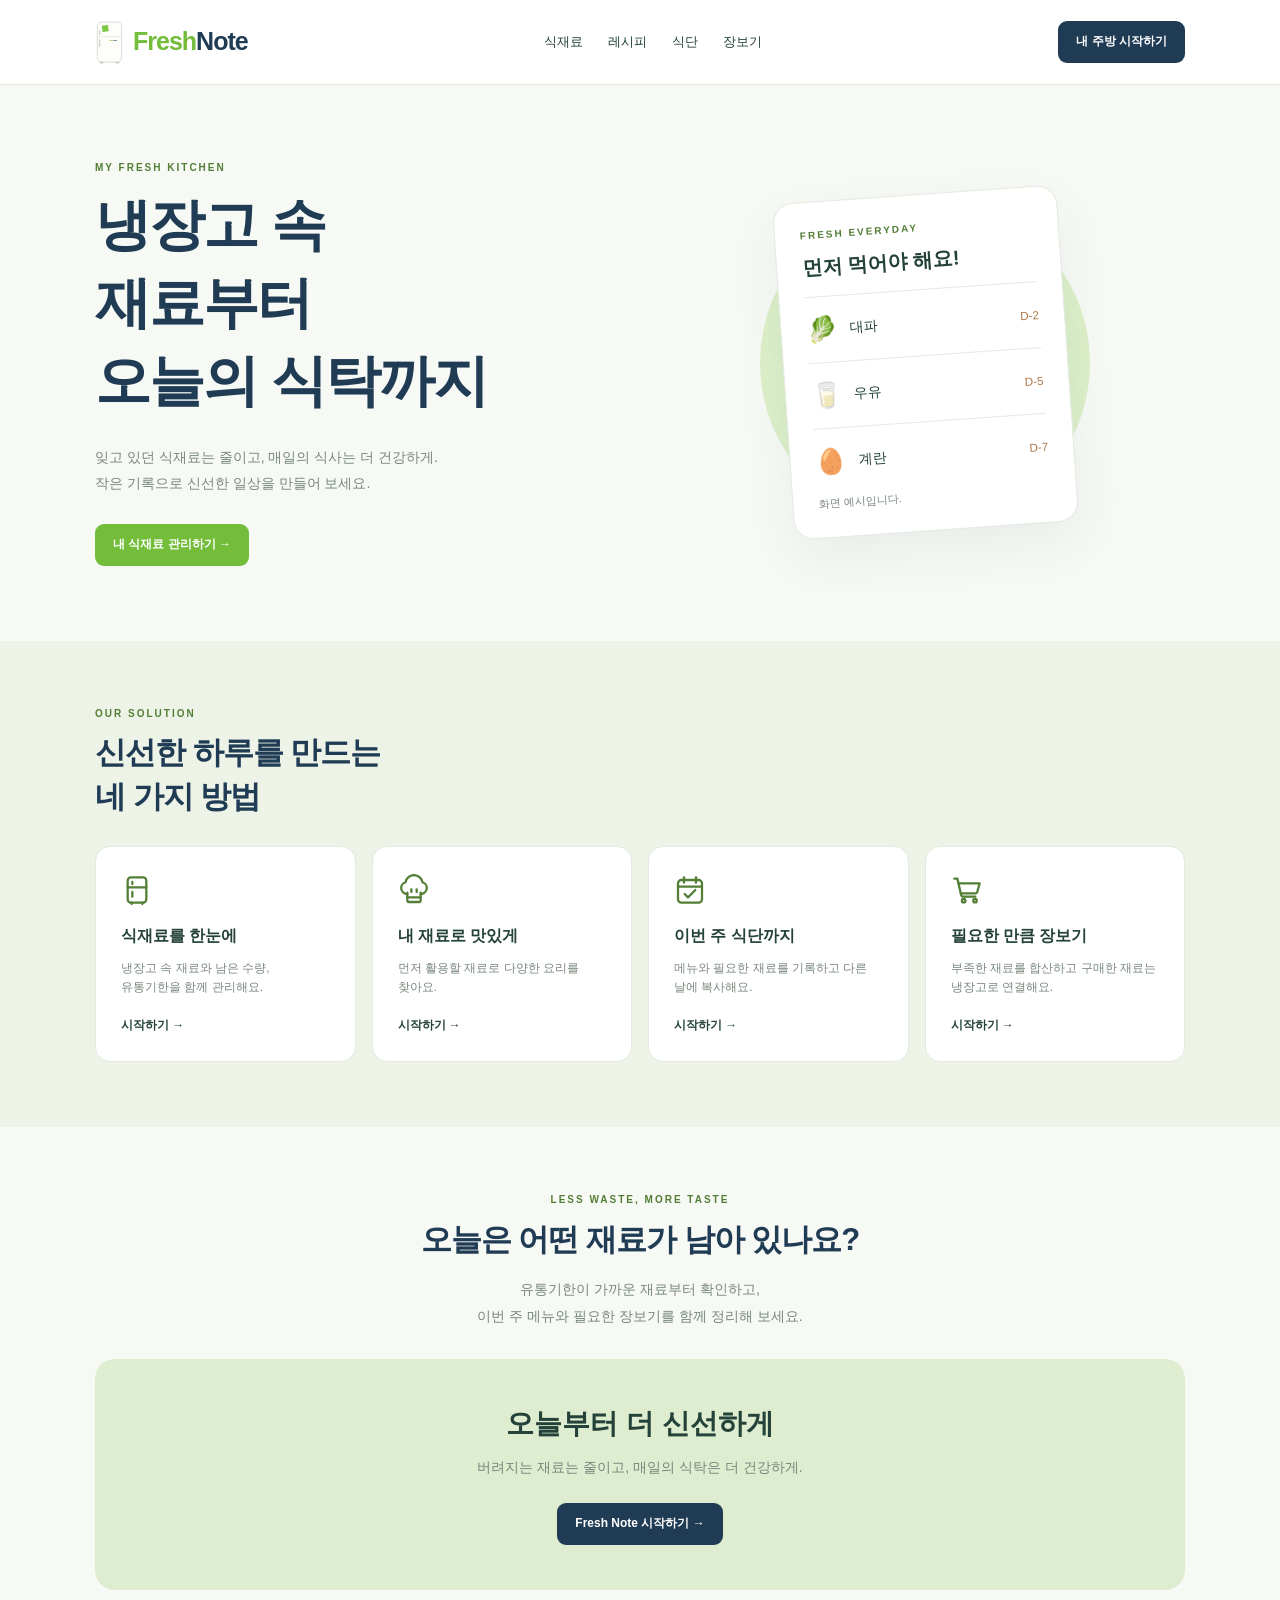
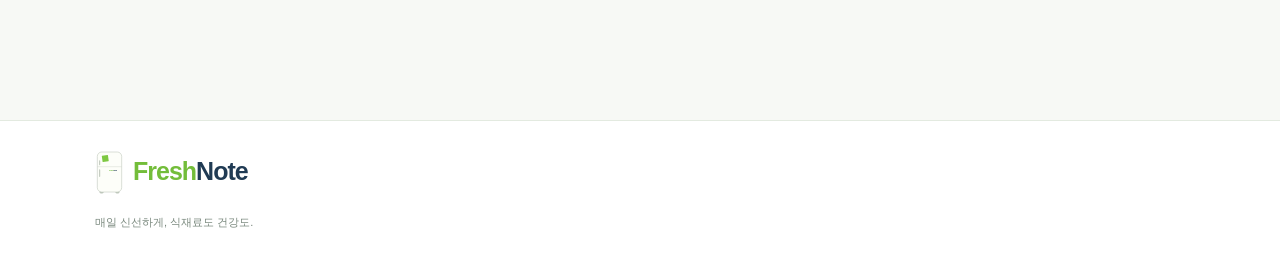
<file: projects/fresh-note.html>
<!DOCTYPE html>
<html lang="ko">
<head>
<meta charset="UTF-8">
<meta name="viewport" content="width=device-width, initial-scale=1, viewport-fit=cover">
<meta name="theme-color" content="#244239">
<meta name="description" content="냉장고 재료부터 식단과 장보기까지, Fresh Note">
<title>Fresh Note</title>

<style>
:root {
  --green: #73bd3a;
  --green-dark: #527e35;
  --soft: #edf5e6;
  --navy: #203b54;
  --deep: #244239;
  --muted: #78877c;
  --line: #e3eae0;
  --bg: #f7f9f5;
  --red: #af554e;
  --blue: #527da5;
  --orange: #ad784b;
}

* { box-sizing: border-box; }
html { scroll-behavior: smooth; }
body {
  margin: 0;
  background: var(--bg);
  color: var(--deep);
  font: 14px/1.65 "Pretendard", "Malgun Gothic", sans-serif;
  word-break: keep-all;
}
body.modal-open { overflow: hidden; }
button, input, select { font: inherit; }
button, a {
  -webkit-tap-highlight-color: transparent;
  touch-action: manipulation;
}
button { cursor: pointer; color: inherit; border: 0; }
button:disabled { cursor: default; opacity: .45; }
a { color: inherit; text-decoration: none; }
h1, h2, h3, p { margin: 0; }
h1, h2, h3 { line-height: 1.4; }
svg { display: block; }
[hidden] { display: none !important; }

:where(button, a, input, select):focus-visible {
  outline: 3px solid #a1c985;
  outline-offset: 3px;
}

input, select { max-width: 100%; }
input[type="checkbox"] {
  width: 18px;
  height: 18px;
  accent-color: var(--green);
}
input:not([type="checkbox"]), select {
  min-width: 0;
  padding: 11px 12px;
  border: 1px solid var(--line);
  border-radius: 9px;
  background: white;
  color: var(--deep);
}
input::placeholder { color: #98a294; }

.button {
  display: inline-flex;
  justify-content: center;
  align-items: center;
  gap: 7px;
  min-height: 42px;
  padding: 10px 17px;
  border: 1px solid transparent;
  border-radius: 9px;
  background: var(--green);
  color: white;
  font-size: 12px;
  font-weight: 700;
  text-align: center;
}
.button:hover:not(:disabled) { background: var(--green-dark); }
.button.navy { background: var(--navy); }
.button.secondary { background: var(--soft); color: var(--green-dark); }
.button.outline { border-color: var(--line); background: white; color: var(--deep); }
.button.danger { background: #fff0ec; color: var(--red); }
.button.small { min-height: 34px; padding: 7px 11px; font-size: 11px; }
.button.full { width: 100%; }

.icon-button {
  display: grid;
  place-items: center;
  flex-shrink: 0;
  width: 37px;
  height: 37px;
  border: 1px solid var(--line);
  border-radius: 9px;
  background: white;
  font-size: 21px;
}
.text-button {
  padding: 5px 0;
  background: transparent;
  color: var(--muted);
  font-size: 11px;
}
.text-button:hover { color: var(--green-dark); }
.actions {
  display: flex;
  align-items: center;
  flex-wrap: wrap;
  gap: 8px;
}
.muted { color: var(--muted); }
.small-text { font-size: 11px; }
.eyebrow {
  margin-bottom: 9px;
  color: var(--green-dark);
  font-size: 10px;
  font-weight: 700;
  letter-spacing: 2px;
}

.brand {
  display: inline-flex;
  align-items: center;
  gap: 9px;
  color: var(--green);
  font-size: 25px;
  font-weight: 800;
  letter-spacing: -1px;
  white-space: nowrap;
}
.brand .note { color: var(--navy); }
.brand svg { width: 29px; height: 43px; }
.brand small {
  display: block;
  margin-top: 5px;
  color: var(--muted);
  font-size: 9px;
  font-weight: 400;
  letter-spacing: 1.5px;
}

/* 홈페이지 */
.container {
  width: min(1140px, 100%);
  margin: auto;
  padding: 0 25px;
}
.site-header {
  border-bottom: 1px solid var(--line);
  background: white;
}
.site-header-inner {
  display: flex;
  align-items: center;
  justify-content: space-between;
  gap: 20px;
  min-height: 84px;
}
.site-nav { display: flex; gap: 25px; font-size: 13px; }
.site-nav a:hover { color: var(--green-dark); }
.site-hero {
  display: grid;
  grid-template-columns: 1fr 1fr;
  align-items: center;
  gap: 50px;
  padding-top: 75px;
  padding-bottom: 75px;
}
.site-hero h1 {
  margin-bottom: 23px;
  color: var(--navy);
  font-size: clamp(38px, 4.5vw, 56px);
  letter-spacing: -2px;
}
.description { color: var(--muted); line-height: 1.9; }
.site-hero .button { margin-top: 27px; }
.site-visual {
  position: relative;
  display: grid;
  place-items: center;
  min-height: 390px;
}
.site-circle {
  width: 330px;
  aspect-ratio: 1;
  border-radius: 50%;
  background: #dcefc9;
}
.fridge-preview {
  position: absolute;
  width: 285px;
  padding: 25px;
  border: 1px solid var(--line);
  border-radius: 20px;
  background: white;
  box-shadow: 0 20px 50px #24423910;
  transform: rotate(-4deg);
}
.fridge-preview h2 { margin: 6px 0 15px; font-size: 20px; }
.preview-row {
  display: flex;
  align-items: center;
  gap: 12px;
  padding: 12px 0;
  border-top: 1px solid var(--line);
}
.preview-row > span:first-child { font-size: 25px; }
.preview-row small { margin-left: auto; color: var(--orange); }
.site-section { padding: 65px 0; }
.site-section.soft { background: #edf3e7; }
.center { text-align: center; }
.site-title {
  margin-bottom: 15px;
  color: var(--navy);
  font-size: 31px;
  letter-spacing: -1px;
}
.feature-grid {
  display: grid;
  grid-template-columns: repeat(4, minmax(0, 1fr));
  gap: 16px;
  margin-top: 28px;
}
.feature-card {
  padding: 25px;
  border: 1px solid var(--line);
  border-radius: 15px;
  background: white;
}
.feature-card > span {
  display: flex;
  align-items: center;
  width: 36px;
  height: 36px;
  margin-bottom: 17px;
  color: var(--green-dark);
}
.feature-card > span svg {
  width: 32px;
  height: 32px;
  flex-shrink: 0;
}
.feature-card h3 { margin-bottom: 11px; font-size: 16px; }
.feature-card p { color: var(--muted); font-size: 12px; }
.feature-card a {
  display: inline-block;
  margin-top: 18px;
  font-size: 12px;
  font-weight: 700;
}
.site-banner {
  margin: 30px 0 65px;
  padding: 45px 24px;
  border-radius: 20px;
  background: #deedcf;
  text-align: center;
}
.site-banner h2 { font-size: 28px; }
.site-banner p { margin: 13px 0 23px; color: var(--muted); }
.site-footer {
  padding: 30px 0;
  border-top: 1px solid var(--line);
  background: white;
}

/* 관리 앱 */
.sidebar {
  position: fixed;
  inset: 0 auto 0 0;
  z-index: 20;
  display: flex;
  flex-direction: column;
  width: 225px;
  padding: 32px 20px;
  border-right: 1px solid var(--line);
  background: white;
}
.nav-label {
  margin: 42px 13px 15px;
  color: #98a493;
  font-size: 10px;
  letter-spacing: 2px;
}
.app-nav { display: grid; gap: 7px; }
.app-nav a {
  display: flex;
  align-items: center;
  gap: 12px;
  min-height: 47px;
  padding: 11px 15px;
  border-radius: 10px;
  color: var(--muted);
  font-size: 13px;
}
.app-nav a.active {
  background: var(--soft);
  color: var(--green-dark);
  font-weight: 700;
}
.nav-icon { font-size: 20px; }
.sidebar-bottom {
  margin-top: auto;
  padding: 25px 12px 0;
  font-size: 12px;
}
.sidebar-bottom p { margin: 8px 0 20px; color: var(--muted); }
.sidebar-bottom .actions { align-items: stretch; flex-direction: column; }
.workspace { margin-left: 225px; }
.topbar {
  display: flex;
  align-items: center;
  justify-content: space-between;
  gap: 15px;
  min-height: 77px;
  padding: 0 35px;
  border-bottom: 1px solid var(--line);
  background: white;
}
.breadcrumb { font-size: 12px; }
.breadcrumb span { color: var(--muted); }
.mobile-brand { display: none; }
.top-actions {
  display: flex;
  align-items: center;
  gap: 13px;
  color: var(--muted);
  font-size: 11px;
}
.avatar {
  display: grid;
  place-items: center;
  width: 32px;
  height: 32px;
  border-radius: 50%;
  background: var(--soft);
}
.app-main {
  width: min(1280px, 100%);
  min-height: calc(100dvh - 150px);
  margin: auto;
  padding: 34px 35px;
}
.page-heading {
  display: flex;
  align-items: center;
  justify-content: space-between;
  gap: 15px;
  margin-bottom: 26px;
}
.page-heading h1 { font-size: 28px; letter-spacing: -1px; }
.subtitle { margin-top: 8px; color: var(--muted); font-size: 12px; }
.section-heading {
  display: flex;
  justify-content: space-between;
  align-items: center;
  gap: 12px;
  margin-bottom: 15px;
}
.section-heading h2 { font-size: 18px; }
.panel {
  padding: 23px;
  border: 1px solid var(--line);
  border-radius: 15px;
  background: white;
}
.section-gap { margin-top: 28px; }
.empty {
  padding: 35px 18px;
  border: 1px dashed #cedbc5;
  border-radius: 12px;
  color: var(--muted);
  text-align: center;
  font-size: 12px;
}
.empty .button { margin-top: 15px; }
.count { margin-bottom: 13px; color: var(--muted); font-size: 11px; }
.notice {
  margin-bottom: 20px;
  padding: 13px 16px;
  border: 1px solid #e8d8bc;
  border-radius: 10px;
  background: #fff9ec;
  color: #876a3e;
  font-size: 12px;
}
.notice .actions { margin-top: 10px; }
.app-footer { padding: 18px 35px; color: #93a08e; font-size: 10px; }

/* 홈 */
.home-hero {
  display: flex;
  align-items: center;
  justify-content: space-between;
  gap: 20px;
  margin-bottom: 25px;
  padding: 28px 31px;
  border-radius: 17px;
  background: #e8f1df;
}
.home-hero h2 { margin-bottom: 11px; font-size: 25px; letter-spacing: -.7px; }
.home-hero p:not(.eyebrow) { color: #74856a; font-size: 12px; }
.home-hero a { display: inline-block; margin-top: 17px; font-size: 12px; font-weight: 700; }
.home-fridge {
  width: 100px;
  height: 150px;
  margin-right: 25px;
  transform: rotate(6deg);
  flex-shrink: 0;
}
.home-fridge svg { width: 100%; height: 100%; }
.stats {
  display: grid;
  grid-template-columns: repeat(4, minmax(0, 1fr));
  gap: 12px;
  margin-bottom: 27px;
}
.stat {
  padding: 18px;
  border: 1px solid var(--line);
  border-radius: 12px;
  background: white;
}
.stat span { color: var(--muted); font-size: 11px; }
.stat strong { display: block; margin-top: 8px; color: var(--stat-color); font-size: 29px; }
.stat strong small { margin-left: 4px; color: var(--muted); font-size: 10px; font-weight: 400; }
.home-columns {
  display: grid;
  grid-template-columns: 1fr 310px;
  align-items: start;
  gap: 23px;
}

/* 식재료 */
.toolbar {
  display: flex;
  align-items: center;
  flex-wrap: wrap;
  gap: 10px;
  margin-bottom: 18px;
}
.toolbar input { flex: 1; min-width: 170px; }
.toolbar select { font-size: 12px; }
.chips {
  display: flex;
  flex-wrap: wrap;
  gap: 7px;
  margin-bottom: 19px;
}
.chip {
  padding: 7px 13px;
  border: 1px solid var(--line);
  border-radius: 22px;
  background: white;
  color: var(--muted);
  font-size: 11px;
}
.chip.active { border-color: var(--deep); background: var(--deep); color: white; }
.ingredient-grid {
  display: grid;
  grid-template-columns: repeat(3, minmax(0, 1fr));
  gap: 12px;
}
.home-columns .ingredient-grid { grid-template-columns: repeat(2, minmax(0, 1fr)); }
.ingredient-card {
  padding: 16px;
  border: 1px solid var(--line);
  border-radius: 12px;
  background: white;
}
.ingredient-edit {
  display: flex;
  align-items: center;
  gap: 11px;
  width: 100%;
  padding: 0;
  background: transparent;
  text-align: left;
}
.ingredient-emoji {
  display: grid;
  place-items: center;
  flex-shrink: 0;
  width: 47px;
  height: 55px;
  border-radius: 10px;
  background: #f0f5e9;
  font-size: 29px;
}
.ingredient-info { min-width: 0; }
.ingredient-info strong { display: block; overflow-wrap: anywhere; font-size: 14px; }
.ingredient-info small { display: block; margin-top: 3px; color: var(--muted); font-size: 10px; overflow-wrap: anywhere; }
.dday {
  display: inline-block;
  margin-top: 9px;
  padding: 3px 7px;
  border-radius: 5px;
  background: var(--soft);
  color: var(--green-dark);
  font-size: 10px;
}
.dday.urgent { background: #fff1e5; color: var(--orange); }
.dday.expired { background: #f7eae7; color: var(--red); }
.card-bottom {
  display: flex;
  flex-wrap: wrap;
  justify-content: space-between;
  gap: 6px 10px;
  margin-top: 10px;
  padding-top: 8px;
  border-top: 1px solid var(--line);
}

/* 레시피 검색 */
.discovery-banner {
  margin-bottom: 20px;
  padding: 23px;
  border: 1px solid #dce8cf;
  border-radius: 15px;
  background: var(--soft);
}
.discovery-banner h2 { font-size: 21px; }
.discovery-banner p { margin-top: 8px; color: #708267; font-size: 12px; }
.source-tags { display: flex; flex-wrap: wrap; gap: 7px; margin-top: 15px; }
.source-tag {
  padding: 4px 10px;
  border: 1px solid #d8e3cf;
  border-radius: 20px;
  background: #ffffffb8;
  color: var(--green-dark);
  font-size: 11px;
}
.discovery-form { display: flex; gap: 8px; margin-top: 16px; }
.discovery-form input { flex: 1; width: 100%; font-size: 12px; }
.discovery-grid {
  display: grid;
  grid-template-columns: repeat(3, minmax(0, 1fr));
  gap: 15px;
}
.discovery-card {
  display: flex;
  flex-direction: column;
  min-width: 0;
  padding: 22px;
  border: 1px solid var(--line);
  border-radius: 14px;
  background: white;
}
.discovery-icon {
  display: grid;
  place-items: center;
  width: 44px;
  height: 44px;
  margin-bottom: 17px;
  border-radius: 12px;
  background: var(--soft);
  color: var(--green-dark);
  font-size: 22px;
}
.discovery-card h3 { margin-bottom: 9px; font-size: 17px; }
.discovery-card p { margin-bottom: 19px; color: var(--muted); font-size: 12px; }
.discovery-card .actions { align-items: stretch; flex-direction: column; margin-top: auto; }
.source-youtube { background: #fff0ed; color: #b8574b; }
.source-recipe { background: var(--soft); color: var(--green-dark); }

/* 식단 */
.calendar-layout {
  display: grid;
  grid-template-columns: minmax(0, 1fr) 310px;
  gap: 22px;
  align-items: start;
}
.calendar-panel {
  padding: 22px;
  border: 1px solid var(--line);
  border-radius: 15px;
  background: white;
}
.calendar-toolbar {
  display: flex;
  justify-content: space-between;
  align-items: center;
  flex-wrap: wrap;
  gap: 10px;
  margin-bottom: 18px;
}
.month-heading {
  display: flex;
  align-items: center;
  justify-content: space-between;
  gap: 12px;
}
.month-heading h2 { font-size: 20px; }
.calendar-grid { display: grid; grid-template-columns: repeat(7, minmax(0, 1fr)); gap: 4px; }
.weekday { padding: 10px 0; color: var(--muted); text-align: center; font-size: 11px; }
.sunday { color: var(--red); }
.saturday { color: var(--blue); }
.day {
  position: relative;
  display: grid;
  place-items: center;
  min-width: 0;
  min-height: 58px;
  padding: 9px 3px;
  border: 1px solid transparent;
  border-radius: 9px;
  background: transparent;
  font-size: 12px;
}
.day:hover { background: var(--soft); }
.day.today { border-color: #b1cda0; }
.day.selected { border-color: #b0cc9a; background: #eaf3e0; font-weight: 700; }
.day.has-meal::after {
  content: "";
  position: absolute;
  bottom: 6px;
  width: 4px;
  height: 4px;
  border-radius: 50%;
  background: var(--green);
}
.selected-date-title { font-size: 22px; letter-spacing: -.6px; }
.meal-row {
  display: flex;
  align-items: flex-start;
  gap: 12px;
  padding: 17px 0;
  border-bottom: 1px solid #edf1e8;
}
.meal-label {
  flex-shrink: 0;
  padding: 4px 7px;
  border-radius: 6px;
  background: var(--soft);
  color: var(--green-dark);
  font-size: 10px;
}
.meal-row strong { display: block; overflow-wrap: anywhere; font-size: 12px; }
.meal-row small { display: block; margin-top: 4px; color: var(--muted); font-size: 10px; }
.meal-actions { display: grid; gap: 9px; margin-top: 19px; }
.view-tabs { display: flex; flex-wrap: wrap; gap: 7px; margin-bottom: 18px; }
.view-tabs button {
  padding: 8px 15px;
  border: 1px solid var(--line);
  border-radius: 9px;
  background: white;
  color: var(--muted);
  font-size: 12px;
}
.view-tabs button.active { background: var(--deep); color: white; border-color: var(--deep); }

.week-table { width: 100%; border-collapse: collapse; table-layout: fixed; }
.week-table th, .week-table td {
  padding: 12px 8px;
  border-bottom: 1px solid var(--line);
  text-align: left;
  vertical-align: middle;
}
.week-table thead th { color: var(--muted); font-size: 11px; font-weight: 500; }
.week-table th:first-child { width: 90px; }
.week-table th:last-child { width: 52px; }
.week-table tr.selected-row { background: #f4f8ef; }
.week-date { padding: 5px 3px; background: transparent; text-align: left; font-size: 12px; }
.week-date small { display: block; font-size: 10px; font-weight: 400; }
.week-menu {
  width: 100%;
  padding: 5px 0;
  background: transparent;
  text-align: left;
  overflow-wrap: anywhere;
  font-size: 11px;
}
.week-menu small { display: block; margin-top: 4px; color: var(--muted); font-size: 9px; }
.week-menu.empty-menu { color: #a0aa9a; }
.range-panel {
  margin-top: 23px;
  padding: 21px;
  border: 1px solid var(--line);
  border-radius: 14px;
  background: #f0f5e9;
}
.range-panel h2 { font-size: 17px; }
.range-panel > p { margin-top: 7px; color: var(--muted); font-size: 11px; }
.range-form {
  display: flex;
  flex-wrap: wrap;
  align-items: flex-end;
  gap: 10px;
  margin-top: 15px;
}
.range-form label { display: grid; flex: 1; gap: 5px; min-width: 140px; font-size: 11px; }

/* 장보기 */
.shopping-panel { max-width: 880px; margin: auto; }
.shopping-form { display: flex; gap: 8px; margin-bottom: 22px; }
.shopping-form input[name="name"] { flex: 1; width: 100%; }
.shopping-form input[name="quantity"] { width: 110px; }
.shopping-summary { display: flex; justify-content: space-between; align-items: center; gap: 12px; }
.shopping-summary h2 { font-size: 17px; }
.shopping-summary span { color: var(--muted); font-size: 11px; }
.progress { height: 5px; margin: 15px 0; overflow: hidden; border-radius: 10px; background: #edf2e6; }
.progress span { display: block; height: 100%; background: var(--green); }
.shopping-row {
  display: grid;
  grid-template-columns: minmax(0, 1fr) 110px auto 28px;
  align-items: center;
  gap: 9px;
  padding: 16px 0;
  border-bottom: 1px solid var(--line);
}
.shopping-label {
  display: flex;
  align-items: center;
  gap: 10px;
  min-width: 0;
  cursor: pointer;
}
.shopping-label span { overflow-wrap: anywhere; }
.shopping-label input { flex-shrink: 0; margin: 0; }
.shopping-row.done .shopping-label span { color: #9ba696; text-decoration: line-through; }
.shopping-row > small { color: var(--muted); font-size: 11px; overflow-wrap: anywhere; }
.shopping-row .row-actions { display: flex; flex-direction: column; align-items: flex-end; gap: 3px; }
.registered-label { color: var(--green-dark); font-size: 10px; }
.remove { flex-shrink: 0; padding: 5px; background: transparent; color: var(--muted); font-size: 19px; }
.shopping-bottom {
  display: flex;
  justify-content: space-between;
  align-items: center;
  flex-wrap: wrap;
  gap: 12px;
  margin-top: 22px;
}

/* 모달 */
dialog {
  width: min(640px, calc(100% - 28px));
  max-height: 87dvh;
  padding: 25px;
  overflow: auto;
  border: 1px solid var(--line);
  border-radius: 17px;
  background: white;
  color: var(--deep);
}
dialog::backdrop { background: #18302570; backdrop-filter: blur(3px); }
.dialog-header {
  display: flex;
  justify-content: space-between;
  align-items: center;
  gap: 15px;
  margin-bottom: 22px;
}
.dialog-header h2 { font-size: 21px; }
.field { display: grid; gap: 7px; margin-bottom: 16px; font-size: 12px; }
.field input, .field select { width: 100%; }
.help { margin: 8px 0 15px; color: var(--muted); font-size: 11px; line-height: 1.8; }
.form-actions { display: flex; justify-content: flex-end; flex-wrap: wrap; gap: 9px; margin-top: 23px; }
.quantity-mode { display: flex; gap: 6px; margin-bottom: 8px; }
.quantity-mode button {
  padding: 6px 10px;
  border: 1px solid var(--line);
  border-radius: 7px;
  background: white;
  color: var(--muted);
  font-size: 10px;
}
.quantity-mode button.active { background: var(--soft); color: var(--green-dark); border-color: #caddba; }
.quantity-standard { display: grid; grid-template-columns: 1fr 100px; gap: 8px; }
.quantity-preview { margin-top: 7px; color: var(--muted); font-size: 10px; }
.meal-editor {
  margin-top: 18px;
  padding: 17px;
  border: 1px solid var(--line);
  border-radius: 12px;
  background: #fafcf7;
}
.meal-editor h3 { margin-bottom: 12px; font-size: 15px; }
.material-row {
  display: grid;
  grid-template-columns: minmax(0, 1fr) 110px 28px;
  gap: 7px;
  margin-top: 8px;
}
.material-row input { width: 100%; padding: 9px; font-size: 11px; }
.material-row button { background: transparent; color: var(--muted); font-size: 18px; }
.material-hint { display: block; margin-top: 5px; color: var(--muted); font-size: 10px; }
.plan-item { margin-top: 12px; padding: 16px; border: 1px solid var(--line); border-radius: 11px; }
.plan-item > label:first-child { display: flex; align-items: center; gap: 9px; font-weight: 700; font-size: 13px; }
.plan-item p { margin-top: 8px; color: var(--muted); font-size: 11px; }
.plan-item .field { margin-top: 12px; margin-bottom: 0; }
.plan-item .warning { color: var(--orange); }
.summary-box { margin-bottom: 18px; padding: 15px; border-radius: 10px; background: var(--soft); font-size: 12px; }
.toast {
  position: fixed;
  bottom: 25px;
  left: 50%;
  z-index: 100;
  display: flex;
  align-items: center;
  gap: 13px;
  width: max-content;
  max-width: calc(100% - 28px);
  padding: 12px 18px;
  border-radius: 10px;
  background: var(--deep);
  color: white;
  font-size: 12px;
  opacity: 0;
  pointer-events: none;
  transform: translate(-50%, 12px);
  transition: opacity .2s, transform .2s;
}
.toast.visible { opacity: 1; pointer-events: auto; transform: translate(-50%, 0); }
.toast button { flex-shrink: 0; padding: 5px; background: transparent; color: #c7eca8; font-size: 11px; font-weight: 700; }

@media (max-width: 1150px) {
  .sidebar { width: 195px; padding-right: 15px; padding-left: 15px; }
  .sidebar .brand { font-size: 22px; }
  .workspace { margin-left: 195px; }
  .app-main { padding: 28px 24px; }
  .topbar { padding: 0 24px; }
  .home-columns, .calendar-layout { grid-template-columns: 1fr; }
  .ingredient-grid { grid-template-columns: repeat(2, minmax(0, 1fr)); }
  .discovery-grid { gap: 11px; }
  .discovery-card { padding: 18px; }
  .feature-grid { grid-template-columns: repeat(2, minmax(0, 1fr)); }
}

@media (max-width: 760px) {
  .site-nav { display: none; }
  .site-hero { gap: 20px; }
  .site-circle { width: 265px; }
  .fridge-preview { width: 245px; padding: 20px; }
  .sidebar { width: 165px; padding: 27px 12px; }
  .sidebar .brand { font-size: 19px; gap: 5px; }
  .sidebar .brand svg { width: 23px; }
  .workspace { margin-left: 165px; }
  .app-nav a { padding: 11px; gap: 9px; }
  .discovery-grid { grid-template-columns: 1fr; }
  .discovery-card .actions { flex-direction: row; }
  .discovery-card .actions a { flex: 1; }
}

@media (max-width: 600px) {
  body { font-size: 13px; }
  .container { padding: 0 20px; }
  .site-header-inner { min-height: 73px; gap: 10px; }
  .site-header-inner .button { padding: 9px 12px; font-size: 11px; }
  .site-hero { grid-template-columns: 1fr; gap: 23px; padding-top: 42px; padding-bottom: 40px; }
  .site-hero h1 { font-size: 40px; }
  .description { font-size: 12px; }
  .site-visual { min-height: 320px; }
  .site-circle { width: 280px; }
  .fridge-preview { width: 255px; }
  .site-section { padding: 45px 0; }
  .site-title { font-size: 27px; }
  .feature-grid { grid-template-columns: 1fr; }
  .feature-card { padding: 22px; }
  .site-banner { padding: 34px 18px; margin-bottom: 40px; }
  .site-banner h2 { font-size: 25px; }
  .site-banner p { font-size: 12px; }

  .sidebar {
    inset: auto 0 0;
    width: 100%;
    padding: 0 0 env(safe-area-inset-bottom);
    border: 0;
    border-top: 1px solid var(--line);
  }
  .sidebar > .brand, .nav-label, .sidebar-bottom { display: none; }
  .app-nav { grid-template-columns: repeat(5, minmax(0, 1fr)); gap: 0; height: 68px; }
  .app-nav a { justify-content: center; flex-direction: column; gap: 3px; padding: 8px 0; border-radius: 0; font-size: 10px; }
  .app-nav a.active { background: #f0f6e9; }
  .nav-icon { font-size: 21px; line-height: 1.3; }
  .workspace { margin: 0; padding-bottom: calc(78px + env(safe-area-inset-bottom)); }
  .topbar { min-height: 65px; padding: 0 20px; }
  .breadcrumb { display: none; }
  .mobile-brand { display: inline-flex; gap: 0; font-size: 23px; }
  .top-actions { gap: 9px; font-size: 9px; }
  .avatar { width: 28px; height: 28px; font-size: 10px; }
  .app-main { padding: 25px 19px; }
  .page-heading { align-items: flex-start; gap: 10px; margin-bottom: 22px; }
  .page-heading h1 { font-size: 25px; }
  .page-heading > .button { flex-shrink: 0; padding: 9px 11px; font-size: 10px; }
  .subtitle { font-size: 11px; }
  .eyebrow { font-size: 9px; }
  .home-hero { padding: 23px; gap: 8px; }
  .home-hero h2 { font-size: 20px; }
  .home-hero p:not(.eyebrow) { font-size: 10px; }
  .home-hero a { font-size: 10px; }
  .home-fridge { width: 70px; height: 115px; margin-right: 0; }
  .stats { gap: 7px; }
  .stat { padding: 12px 8px; border-radius: 10px; }
  .stat span { font-size: 8px; }
  .stat strong { font-size: 25px; }
  .stat strong small { font-size: 8px; }
  .section-heading h2 { font-size: 17px; }
  .ingredient-grid, .home-columns .ingredient-grid { gap: 9px; }
  .ingredient-card { padding: 12px; }
  .ingredient-edit { gap: 8px; }
  .ingredient-emoji { width: 36px; height: 46px; font-size: 24px; }
  .ingredient-info strong { font-size: 12px; }
  .ingredient-info small { font-size: 9px; }
  .dday { font-size: 9px; }
  .card-bottom .text-button { font-size: 9px; }
  .toolbar { gap: 8px; }
  .toolbar input { flex-basis: 100%; }
  .toolbar select { flex: 1; padding: 10px; font-size: 11px; }
  .chip { padding: 6px 11px; font-size: 10px; }
  .panel { padding: 19px; }
  .discovery-banner { padding: 19px; }
  .discovery-banner h2 { font-size: 19px; }
  .discovery-banner p { font-size: 11px; }
  .discovery-form .button { flex-shrink: 0; padding: 10px; font-size: 10px; }
  .discovery-form input { font-size: 11px; }
  .discovery-card h3 { font-size: 16px; }
  .discovery-card p { font-size: 11px; }
  .discovery-card .actions .button { padding: 9px; font-size: 10px; }
  .calendar-panel { padding: 17px 10px; }
  .calendar-toolbar { padding: 0 3px; }
  .month-heading { gap: 9px; }
  .month-heading h2 { font-size: 17px; }
  .calendar-grid { gap: 2px; }
  .day { min-height: 45px; font-size: 11px; }
  .selected-date-title { font-size: 22px; }
  .range-panel { padding: 18px; }
  .range-form label { min-width: 110px; }
  .range-form .button { width: 100%; }

  .week-table, .week-table tbody { display: block; width: 100%; }
  .week-table thead { display: none; }
  .week-table tbody { display: grid; gap: 11px; }
  .week-table tr {
    display: block;
    padding: 12px;
    border: 1px solid var(--line);
    border-radius: 11px;
  }
  .week-table th, .week-table td { display: block; width: 100% !important; padding: 5px 0; border: 0; }
  .week-table th:first-child { border-bottom: 1px solid var(--line); margin-bottom: 7px; padding-bottom: 8px; }
  .week-date { display: flex; align-items: center; gap: 8px; width: 100%; }
  .week-date small { display: inline; }
  .week-table td[data-label] { display: flex; gap: 11px; align-items: flex-start; }
  .week-table td[data-label]::before {
    content: attr(data-label);
    flex-shrink: 0;
    width: 27px;
    padding-top: 5px;
    color: var(--green-dark);
    font-size: 10px;
  }
  .week-table td:last-child { text-align: right; }
  .week-menu { font-size: 12px; }
  .week-menu small { font-size: 10px; }

  .shopping-form { flex-wrap: wrap; gap: 7px; }
  .shopping-form input[name="name"] { flex-basis: calc(100% - 52px); order: 0; font-size: 11px; }
  .shopping-form input[name="quantity"] { order: 2; width: 100%; font-size: 11px; }
  .shopping-form .button { order: 1; width: 43px; padding: 10px; }
  .shopping-row { grid-template-columns: 1fr auto 25px; gap: 7px 9px; }
  .shopping-label { grid-column: 1 / 3; font-size: 12px; }
  .shopping-row .remove { grid-column: 3; grid-row: 1; }
  .shopping-row > small { grid-column: 1; padding-left: 28px; font-size: 10px; }
  .shopping-row .row-actions { grid-column: 2 / 4; grid-row: 2; }
  .shopping-row .text-button { font-size: 10px; }
  .shopping-bottom .button { font-size: 10px; }
  .app-footer { padding: 14px 20px; font-size: 9px; }
  dialog { padding: 21px 18px; }
  .dialog-header h2 { font-size: 19px; }
  .material-row { grid-template-columns: minmax(0, 1fr) 90px 23px; gap: 5px; }
  .material-row input { padding: 9px 7px; font-size: 10px; }
  .meal-editor { padding: 14px; }
  .toast { bottom: calc(90px + env(safe-area-inset-bottom)); font-size: 11px; }
}

@media (max-width: 360px) {
  .ingredient-grid, .home-columns .ingredient-grid { grid-template-columns: 1fr; }
  .home-hero { padding: 19px; }
  .home-hero h2 { font-size: 18px; }
  .home-fridge { width: 58px; }
  .stat span { font-size: 7px; }
}

@media (prefers-reduced-motion: reduce) {
  html { scroll-behavior: auto; }
  * { transition: none !important; }
}
</style>
</head>

<body>
<div id="landing"></div>

<div id="application" hidden>
  <aside class="sidebar">
    <a href="#landing" class="brand" id="sidebar-brand"></a>

    <div class="nav-label">MY KITCHEN</div>
    <nav id="app-navigation" class="app-nav" aria-label="주요 메뉴"></nav>

    <div class="sidebar-bottom">
      <strong>작은 기록, 신선한 변화</strong>
      <p>냉장고를 가볍게,<br>오늘의 식탁을 건강하게.</p>

      <div class="actions">
        <button type="button" class="text-button" data-action="export">데이터 백업</button>
        <button type="button" class="text-button" data-action="import">백업 가져오기</button>
        <a href="#landing" class="text-button">Fresh Note 소개 ↗</a>
      </div>
    </div>
  </aside>

  <div class="workspace">
    <header class="topbar">
      <div id="breadcrumb" class="breadcrumb"></div>

      <a href="#landing" class="brand mobile-brand">
        Fresh<span class="note">Note</span>
      </a>

      <div class="top-actions">
        <span id="today-label"></span>
        <span class="avatar" aria-label="사용자">나</span>
      </div>
    </header>

    <main id="app-main" class="app-main" tabindex="-1"></main>

    <footer class="app-footer">
      <div class="actions">
        <span>매일 신선하게, 식재료도 건강도.</span>
        <button type="button" class="text-button" data-action="export">백업</button>
        <button type="button" class="text-button" data-action="import">가져오기</button>
      </div>
    </footer>
  </div>
</div>

<dialog id="modal" aria-labelledby="modal-title">
  <div class="dialog-header">
    <h2 id="modal-title"></h2>
    <button type="button" class="icon-button" data-action="close-modal" aria-label="닫기">×</button>
  </div>
  <div id="modal-body"></div>
</dialog>

<input id="import-file" type="file" accept=".json,application/json" hidden>
<div id="toast" class="toast" role="status" aria-live="polite"></div>

<script>
"use strict";

/* 공통 도구 */
const $ = (selector, root = document) => root.querySelector(selector);
const STORAGE_KEY = "freshnote-v1";
const MEALS = ["아침", "점심", "저녁"];
const CATEGORIES = ["채소", "과일", "육류", "유제품", "냉동", "기타"];
const WEEKDAYS = ["일", "월", "화", "수", "목", "금", "토"];

function esc(value) {
  return String(value ?? "").replace(/[&<>"']/g, c => ({
    "&": "&amp;",
    "<": "&lt;",
    ">": "&gt;",
    '"': "&quot;",
    "'": "&#39;"
  })[c]);
}

function clone(value) {
  return JSON.parse(JSON.stringify(value));
}

function uid() {
  return globalThis.crypto?.randomUUID?.()
    || Date.now().toString(36) + Math.random().toString(36).slice(2);
}

function dateKey(date = new Date()) {
  return [
    date.getFullYear(),
    String(date.getMonth() + 1).padStart(2, "0"),
    String(date.getDate()).padStart(2, "0")
  ].join("-");
}

function dayNumber(key) {
  const match = /^(\d{4})-(\d{2})-(\d{2})$/.exec(String(key));
  if (!match) return NaN;

  const year = Number(match[1]);
  const month = Number(match[2]);
  const day = Number(match[3]);
  const date = new Date(Date.UTC(year, month - 1, day));

  if (
    year < 2000 || year > 2100 ||
    date.getUTCFullYear() !== year ||
    date.getUTCMonth() !== month - 1 ||
    date.getUTCDate() !== day
  ) return NaN;

  return date.getTime() / 86400000;
}

function localDate(key) {
  return new Date(key + "T12:00:00");
}

function addDays(key, offset) {
  const date = localDate(key);
  date.setDate(date.getDate() + offset);
  return dateKey(date);
}

function remainingDays(key) {
  return dayNumber(key) - dayNumber(dateKey());
}

function futureDate(offset) {
  return addDays(dateKey(), offset);
}

function weekStart(key) {
  const weekday = localDate(key).getDay();
  return addDays(key, -(weekday === 0 ? 6 : weekday - 1));
}

function rangeDates(start, end) {
  const first = dayNumber(start);
  const last = dayNumber(end);

  if (!Number.isFinite(first) || !Number.isFinite(last) || last < first) {
    throw new Error("시작일과 종료일을 확인해 주세요.");
  }

  if (last - first > 61) {
    throw new Error("한 번에 최대 62일의 식단을 합산할 수 있어요.");
  }

  return Array.from(
    { length: last - first + 1 },
    (_, index) => addDays(start, index)
  );
}

function shortDate(key) {
  return `${Number(key.slice(5, 7))}/${Number(key.slice(8, 10))}`;
}

function normalize(name) {
  const value = String(name).normalize("NFKC")
    .replace(/\s+/g, "").toLowerCase();

  const aliases = {
    달걀: "계란",
    스파게티면: "파스타",
    파스타면: "파스타",
    건미역: "미역",
    마른미역: "미역",
    쌀밥: "밥",
    찬밥: "밥",
    다진마늘: "마늘"
  };

  return aliases[value] || value;
}

function emojiFor(category) {
  return {
    채소: "🥬",
    과일: "🍎",
    육류: "🥩",
    유제품: "🥛",
    냉동: "🧊",
    기타: "🧺"
  }[category] || "🧺";
}

function fridgeSVG() {
  return `<svg viewBox="0 0 150 220" aria-hidden="true">
    <rect x="23" y="205" width="22" height="13" rx="7" fill="#bfc8bc"/>
    <rect x="105" y="205" width="22" height="13" rx="7" fill="#bfc8bc"/>
    <rect x="12" y="4" width="126" height="207" rx="23"
      fill="#fdfef9" stroke="#bfc8bc" stroke-width="3"/>
    <path d="M13 80h124" stroke="#c3cbc0" stroke-width="2"/>
    <path d="M24 50v19m0 27v34" stroke="#c3cbc0"
      stroke-width="6" stroke-linecap="round"/>
    <rect x="37" y="21" width="32" height="33" rx="2"
      fill="#7ec842" transform="rotate(-8 53 37)"/>
    <text x="73" y="101" fill="#72b93c" font-family="sans-serif"
      font-size="10" font-weight="bold">Fresh<tspan fill="#203b54">Note</tspan></text>
  </svg>`;
}

function brandMarkup() {
  return `${fridgeSVG()}<span>Fresh<span class="note">Note</span></span>`;
}

/* 홈페이지의 네 가지 SVG 아이콘 */
function featureIcon(type) {
  const paths = {
    fridge: `
      <rect x="5" y="2.5" width="14" height="19" rx="2.5"/>
      <path d="M5 10h14"/>
      <path d="M8.5 6v1.5"/>
      <path d="M8.5 13.5V17"/>
      <path d="M8 21.5v1"/>
      <path d="M16 21.5v1"/>
    `,
    chef: `
      <path d="
        M7 15
        a4.5 4.5 0 0 1-1.4-8.8
        a6.5 6.5 0 0 1 12.8 0
        A4.5 4.5 0 0 1 17 15
      "/>
      <path d="M7 14v6a1 1 0 0 0 1 1h8a1 1 0 0 0 1-1v-6"/>
      <path d="M7 17.5h10"/>
      <path d="M10 11.5v2"/>
      <path d="M14 11.5v2"/>
    `,
    calendar: `
      <rect x="3" y="4.5" width="18" height="17" rx="2.5"/>
      <path d="M7.5 2.5v4"/>
      <path d="M16.5 2.5v4"/>
      <path d="M3 9.5h18"/>
      <path d="m8 15 2.5 2.5L16 12"/>
    `,
    cart: `
      <path d="M2.5 3.5h2.3l2.8 12.2a1.5 1.5 0 0 0 1.5 1.2h9.2"/>
      <path d="M5.6 7h15.9l-1.8 6.5a1.5 1.5 0 0 1-1.4 1.1H7.4"/>
      <circle cx="9.5" cy="20" r="1.3"/>
      <circle cx="18" cy="20" r="1.3"/>
    `
  };

  return `<svg
    xmlns="http://www.w3.org/2000/svg"
    width="32"
    height="32"
    viewBox="0 0 24 24"
    fill="none"
    stroke="currentColor"
    stroke-width="1.7"
    stroke-linecap="round"
    stroke-linejoin="round"
    aria-hidden="true"
  >${paths[type] || ""}</svg>`;
}

/* 수량 계산 */
const Q = (() => {
  const table = {
    g: ["g", 1],
    그램: ["g", 1],
    kg: ["g", 1000],
    킬로그램: ["g", 1000],
    ml: ["ml", 1],
    밀리리터: ["ml", 1],
    l: ["ml", 1000],
    리터: ["ml", 1000]
  };

  for (const unit of [
    "개", "모", "대", "장", "팩", "봉", "통", "병",
    "캔", "쪽", "공기", "큰술", "작은술"
  ]) {
    table[unit] = [unit, 1];
  }

  const round = value => Math.round(value * 1e6) / 1e6;

  function parse(raw) {
    const value = String(raw ?? "")
      .normalize("NFKC")
      .toLowerCase()
      .replace(/\s+/g, "")
      .replace(/^반(?=[a-z가-힣])/, "0.5");

    const match = /^(\d+(?:\.\d+)?|\.\d+)(?:\/(\d+(?:\.\d+)?))?([a-z가-힣]+)$/.exec(value);
    if (!match || !table[match[3]]) return null;

    const divisor = match[2] === undefined ? 1 : Number(match[2]);
    if (divisor <= 0) return null;

    const [unit, factor] = table[match[3]];
    const amount = Number(match[1]) / divisor * factor;

    if (!Number.isFinite(amount) || amount < 0 || amount > 1e12) return null;
    return { amount: round(amount), unit };
  }

  function format(amount, unit) {
    amount = round(amount);

    if (unit === "g" && amount >= 1000) {
      return `${round(amount / 1000)}kg`;
    }

    if (unit === "ml" && amount >= 1000) {
      return `${round(amount / 1000)}L`;
    }

    return `${amount}${unit}`;
  }

  function shortage(required, stock, cart) {
    const parsedRequired = required.map(parse);

    if (
      !parsedRequired.length ||
      parsedRequired.some(item =>
        !item || item.amount <= 0 ||
        item.unit !== parsedRequired[0].unit
      )
    ) return null;

    const unit = parsedRequired[0].unit;
    const total = round(
      parsedRequired.reduce((sum, item) => sum + item.amount, 0)
    );

    const owned = stock.map(parse);
    const known = round(
      owned.filter(item => item && item.unit === unit)
        .reduce((sum, item) => sum + item.amount, 0)
    );

    if (known >= total) {
      return { unit, total, stock: known, cart: 0, extra: 0 };
    }

    if (owned.some(item => !item || item.unit !== unit)) return null;

    const pending = cart.map(parse);
    if (pending.some(item => !item || item.unit !== unit)) return null;

    const planned = round(
      pending.reduce((sum, item) => sum + item.amount, 0)
    );

    return {
      unit,
      total,
      stock: known,
      cart: planned,
      extra: round(Math.max(0, total - known - planned))
    };
  }

  function consume(stock, use) {
    const owned = parse(stock);
    const used = parse(use);

    if (
      !owned || !used || used.amount <= 0 ||
      owned.unit !== used.unit || used.amount > owned.amount
    ) {
      throw new Error("사용량과 단위를 확인해 주세요. 보유량보다 많이 차감할 수 없어요.");
    }

    const left = round(owned.amount - used.amount);
    return left ? format(left, owned.unit) : null;
  }

  function merge(oldQuantity, newQuantity) {
    const oldValue = parse(oldQuantity);
    const newValue = parse(newQuantity);

    if (
      !oldValue || !newValue ||
      oldValue.unit !== newValue.unit ||
      oldValue.amount <= 0 || newValue.amount <= 0
    ) {
      throw new Error("합칠 수 있는 수량과 단위인지 확인해 주세요.");
    }

    const result = format(
      oldValue.amount + newValue.amount,
      oldValue.unit
    );

    if (!parse(result)) throw new Error("합산할 수량이 너무 큽니다.");
    return result;
  }

  return { parse, format, round, shortage, consume, merge };
})();

function positiveQuantity(value) {
  const text = String(value).normalize("NFKC").trim();

  if (!text || /^-/.test(text)) return false;

  if (
    /^0(?:\.0+)?\s*(?:개|팩|봉|통|병|캔|모|대|장|쪽|공기|큰술|작은술|g|kg|ml|l)?$/i.test(text)
  ) return false;

  const parsed = Q.parse(text);
  return !parsed || parsed.amount > 0;
}

/* 저장 데이터 검증 */
function emptyState() {
  return {
    ingredients: [],
    shopping: [],
    meals: {},
    mealIngredients: {}
  };
}

function isRecord(value) {
  return value !== null && typeof value === "object" && !Array.isArray(value);
}

function cleanText(value, max, allowEmpty = false) {
  if (typeof value !== "string") {
    throw new Error("문자열 형식을 확인해 주세요.");
  }

  const result = value.trim();

  if ((!allowEmpty && !result) || result.length > max) {
    throw new Error("입력 내용의 길이를 확인해 주세요.");
  }

  return result;
}

function validateState(raw) {
  if (
    !isRecord(raw) ||
    !Array.isArray(raw.ingredients) ||
    !Array.isArray(raw.shopping) ||
    !isRecord(raw.meals) ||
    raw.ingredients.length > 1000 ||
    raw.shopping.length > 1000
  ) {
    throw new Error("저장 데이터 구조가 올바르지 않습니다.");
  }

  const result = emptyState();

  function validateRows(list, type) {
    const ids = new Set();

    return list.map(item => {
      if (!isRecord(item)) {
        throw new Error("항목 형식이 올바르지 않습니다.");
      }

      const id = cleanText(item.id, 100);

      if (ids.has(id)) throw new Error("중복된 항목 ID가 있습니다.");
      ids.add(id);

      const row = {
        id,
        name: cleanText(item.name, 40),
        quantity: cleanText(item.quantity, 30)
      };

      if (type === "ingredients") {
        if (
          !CATEGORIES.includes(item.category) ||
          !Number.isFinite(dayNumber(item.expiry))
        ) {
          throw new Error("식재료 분류 또는 날짜를 확인해 주세요.");
        }

        Object.assign(row, {
          category: item.category,
          expiry: item.expiry,
          emoji: typeof item.emoji === "string" && item.emoji.length <= 20
            ? item.emoji : emojiFor(item.category)
        });
      } else {
        if (typeof item.done !== "boolean") {
          throw new Error("구매 상태를 확인해 주세요.");
        }

        row.done = item.done;

        if (item.registeredAt !== undefined) {
          if (
            !item.done ||
            typeof item.registeredAt !== "string" ||
            !Number.isFinite(Date.parse(item.registeredAt))
          ) {
            throw new Error("냉장고 등록 기록을 확인해 주세요.");
          }

          row.registeredAt = item.registeredAt;
        }
      }

      return row;
    });
  }

  result.ingredients = validateRows(raw.ingredients, "ingredients");
  result.shopping = validateRows(raw.shopping, "shopping");

  if (Object.keys(raw.meals).length > 4000) {
    throw new Error("식단 데이터가 너무 많습니다.");
  }

  for (const [date, meals] of Object.entries(raw.meals)) {
    if (!Number.isFinite(dayNumber(date)) || !isRecord(meals)) {
      throw new Error("식단 날짜를 확인해 주세요.");
    }

    result.meals[date] = Object.fromEntries(
      MEALS.map(meal => [
        meal,
        cleanText(meals[meal] ?? "", 100, true)
      ])
    );
  }

  if (
    raw.mealIngredients !== undefined &&
    !isRecord(raw.mealIngredients)
  ) {
    throw new Error("식단 재료 형식이 올바르지 않습니다.");
  }

  const materials = raw.mealIngredients || {};

  if (Object.keys(materials).length > 1000) {
    throw new Error("식단 재료가 너무 많습니다.");
  }

  for (const [date, groups] of Object.entries(materials)) {
    if (!Number.isFinite(dayNumber(date)) || !isRecord(groups)) {
      throw new Error("식단 재료 날짜를 확인해 주세요.");
    }

    const output = {};

    for (const meal of MEALS) {
      const list = groups[meal] || [];

      if (!Array.isArray(list) || list.length > 10) {
        throw new Error("한 끼당 재료는 10개까지 등록할 수 있어요.");
      }

      const seen = new Set();

      const clean = list.map(item => {
        if (!isRecord(item)) throw new Error("재료 형식을 확인해 주세요.");

        const name = cleanText(item.name, 40);
        const quantity = cleanText(item.quantity, 30);
        const key = normalize(name);

        if (seen.has(key)) {
          throw new Error("같은 끼니에 중복된 재료가 있습니다.");
        }

        if (!positiveQuantity(quantity)) {
          throw new Error("재료 수량을 확인해 주세요.");
        }

        seen.add(key);
        return { name, quantity };
      });

      if (clean.length && !result.meals[date]?.[meal]) {
        throw new Error("메뉴 없이 등록된 식단 재료가 있습니다.");
      }

      if (clean.length) output[meal] = clean;
    }

    if (Object.keys(output).length) {
      result.mealIngredients[date] = output;
    }
  }

  return result;
}

/* 저장 및 모달 */
let state = emptyState();
let blocked = false;
let memoryOnly = false;
let rawOriginal = null;

try {
  rawOriginal = localStorage.getItem(STORAGE_KEY);

  if (rawOriginal !== null) {
    state = validateState(JSON.parse(rawOriginal));
  }
} catch {
  if (rawOriginal !== null) blocked = true;
  else memoryOnly = true;
}

let undoRecord = null;
let toastTimer;
let pendingImport = null;
let currentQuote = null;
let modalSnapshot = "";
let importSequence = 0;

function showToast(message, undo = false) {
  $("#toast").innerHTML = `<span>${esc(message)}</span>${
    undo ? '<button type="button" data-action="undo">되돌리기</button>' : ""
  }`;

  $("#toast").classList.add("visible");
  clearTimeout(toastTimer);

  toastTimer = setTimeout(() => {
    $("#toast").classList.remove("visible");
  }, undo ? 8000 : 3800);
}

function commit(next, message, undo = true, recover = false) {
  if (blocked && !recover) {
    showToast("기존 저장 데이터를 먼저 복구하거나 백업해 주세요.");
    return false;
  }

  let valid;

  try {
    valid = validateState(next);
  } catch (error) {
    showToast(error.message);
    return false;
  }

  const before = clone(state);
  state = valid;

  try {
    localStorage.setItem(STORAGE_KEY, JSON.stringify(state));
    memoryOnly = false;
  } catch {
    memoryOnly = true;
  }

  if (recover) blocked = false;

  undoRecord = undo
    ? { before, after: JSON.stringify(state) }
    : null;

  render();

  showToast(
    memoryOnly
      ? `${message} 영구 저장이 제한되어 백업이 필요해요.`
      : message,
    Boolean(undoRecord)
  );

  return true;
}

function closeModal() {
  if ($("#modal").open) $("#modal").close();
  document.body.classList.remove("modal-open");
  pendingImport = null;
  currentQuote = null;
  modalSnapshot = "";
}

function openModal(title, body) {
  pendingImport = null;
  currentQuote = null;
  modalSnapshot = JSON.stringify(state);

  $("#modal-title").textContent = title;
  $("#modal-body").innerHTML = body;

  if (!$("#modal").open) {
    document.body.classList.add("modal-open");
    $("#modal").showModal();
  }
}

function requireFreshModal() {
  if (modalSnapshot !== JSON.stringify(state)) {
    throw new Error("다른 작업으로 데이터가 변경됐어요. 창을 닫고 다시 열어 확인해 주세요.");
  }
}

$("#modal").addEventListener("close", () => {
  document.body.classList.remove("modal-open");
  pendingImport = null;
  currentQuote = null;
  modalSnapshot = "";
});

$("#modal").addEventListener("click", event => {
  if (event.target !== $("#modal")) return;

  const rect = $("#modal").getBoundingClientRect();

  if (
    event.clientX < rect.left || event.clientX > rect.right ||
    event.clientY < rect.top || event.clientY > rect.bottom
  ) closeModal();
});

/* 화면 공통 */
const navigation = {
  home: ["홈", "⌂"],
  ingredients: ["식재료", "▤"],
  recipes: ["레시피", "♧"],
  calendar: ["식단", "▦"],
  shopping: ["장보기", "🛒"]
};

const view = {
  query: "",
  category: "전체",
  status: "all",
  sort: "expiry",
  extra: "",
  calendar: "week"
};

let selectedDate = dateKey();
let calendarMonth = new Date(
  new Date().getFullYear(),
  new Date().getMonth(),
  1
);

let rangeStart = weekStart(selectedDate);
let rangeEnd = addDays(rangeStart, 6);

$("#sidebar-brand").innerHTML = `${fridgeSVG()}<span>
  Fresh<span class="note">Note</span>
  <small>나의 신선한 일상</small>
</span>`;

$("#app-navigation").innerHTML = Object.entries(navigation)
  .map(([key, [label, icon]]) => `
    <a href="#${key}" data-page="${key}">
      <span class="nav-icon" aria-hidden="true">${icon}</span>
      <span>${label}</span>
    </a>
  `).join("");

function currentPage() {
  const page = location.hash.slice(1);

  return Object.prototype.hasOwnProperty.call(navigation, page)
    ? page : "landing";
}

function pageHeading(eyebrow, title, subtitle, action = "") {
  return `<div class="page-heading">
    <div>
      <p class="eyebrow">${eyebrow}</p>
      <h1>${title}</h1>
      <p class="subtitle">${subtitle}</p>
    </div>
    ${action}
  </div>`;
}

function storageNotice() {
  if (blocked) {
    return `<div class="notice">
      저장 데이터에 확인이 필요한 부분이 있어 기존 원본을 보존하고 있어요.
      복구 전에는 변경 내용을 저장하지 않습니다.

      <div class="actions">
        <button class="button outline small" data-action="export-original">원본 파일 받기</button>
        <button class="button outline small" data-action="import">백업 가져오기</button>
        <button class="button danger small" data-action="reset-storage">빈 냉장고로 시작</button>
      </div>
    </div>`;
  }

  return memoryOnly
    ? '<div class="notice">현재 변경 내용이 영구 저장되지 않을 수 있어요. 필요한 데이터는 백업해 주세요.</div>'
    : "";
}

function availableIngredients() {
  return state.ingredients.filter(item =>
    remainingDays(item.expiry) >= 0 &&
    positiveQuantity(item.quantity)
  );
}

function availableNames() {
  const map = new Map();

  for (const item of availableIngredients()) {
    const key = normalize(item.name);
    const previous = map.get(key);

    if (!previous || item.expiry < previous.expiry) {
      map.set(key, item);
    }
  }

  return [...map.values()].sort(
    (a, b) => a.expiry.localeCompare(b.expiry)
  );
}

function selectDate(key) {
  if (!Number.isFinite(dayNumber(key))) return;

  selectedDate = key;
  const date = localDate(key);
  calendarMonth = new Date(date.getFullYear(), date.getMonth(), 1);
}

function render() {
  const page = currentPage();
  const isLanding = page === "landing";

  $("#landing").hidden = !isLanding;
  $("#application").hidden = isLanding;

  $("#today-label").textContent = new Date().toLocaleDateString(
    "ko-KR",
    { month: "long", day: "numeric", weekday: "short" }
  );

  document.querySelectorAll("[data-page]").forEach(link => {
    const active = link.dataset.page === page;
    link.classList.toggle("active", active);

    if (active) link.setAttribute("aria-current", "page");
    else link.removeAttribute("aria-current");
  });

  if (isLanding) {
    document.title = "Fresh Note";
    $("#landing").innerHTML = landingPage();
    return;
  }

  document.title = `${navigation[page][0]} · Fresh Note`;
  $("#breadcrumb").innerHTML = `
    나의 주방 <span>/ ${navigation[page][0]}</span>
  `;

  const pages = {
    home: homePage,
    ingredients: ingredientsPage,
    recipes: recipesPage,
    calendar: calendarPage,
    shopping: shoppingPage
  };

  $("#app-main").innerHTML = storageNotice() + pages[page]();
  if (page === "ingredients") updateIngredientResults();
}

/* 홈페이지 */
function landingPage() {
  const features = [
    [
      featureIcon("fridge"),
      "식재료를 한눈에",
      "냉장고 속 재료와 남은 수량, 유통기한을 함께 관리해요.",
      "ingredients"
    ],
    [
      featureIcon("chef"),
      "내 재료로 맛있게",
      "먼저 활용할 재료로 다양한 요리를 찾아요.",
      "recipes"
    ],
    [
      featureIcon("calendar"),
      "이번 주 식단까지",
      "메뉴와 필요한 재료를 기록하고 다른 날에 복사해요.",
      "calendar"
    ],
    [
      featureIcon("cart"),
      "필요한 만큼 장보기",
      "부족한 재료를 합산하고 구매한 재료는 냉장고로 연결해요.",
      "shopping"
    ]
  ];

  return `
    <header class="site-header">
      <div class="container site-header-inner">
        <a href="#landing" class="brand">${brandMarkup()}</a>

        <nav class="site-nav" aria-label="홈페이지 메뉴">
          <a href="#ingredients">식재료</a>
          <a href="#recipes">레시피</a>
          <a href="#calendar">식단</a>
          <a href="#shopping">장보기</a>
        </nav>

        <a href="#home" class="button navy">내 주방 시작하기</a>
      </div>
    </header>

    <main>
      <section class="container site-hero">
        <div>
          <p class="eyebrow">MY FRESH KITCHEN</p>
          <h1>냉장고 속<br>재료부터<br>오늘의 식탁까지</h1>

          <p class="description">
            잊고 있던 식재료는 줄이고, 매일의 식사는 더 건강하게.<br>
            작은 기록으로 신선한 일상을 만들어 보세요.
          </p>

          <a href="#ingredients" class="button">내 식재료 관리하기 →</a>
        </div>

        <div class="site-visual" aria-label="냉장고 관리 화면 예시">
          <div class="site-circle"></div>

          <div class="fridge-preview">
            <p class="eyebrow">FRESH EVERYDAY</p>
            <h2>먼저 먹어야 해요!</h2>

            <div class="preview-row">
              <span>🥬</span><span>대파</span><small>D-2</small>
            </div>

            <div class="preview-row">
              <span>🥛</span><span>우유</span><small>D-5</small>
            </div>

            <div class="preview-row">
              <span>🥚</span><span>계란</span><small>D-7</small>
            </div>

            <p class="muted small-text">화면 예시입니다.</p>
          </div>
        </div>
      </section>

      <section class="site-section soft">
        <div class="container">
          <p class="eyebrow">OUR SOLUTION</p>
          <h2 class="site-title">신선한 하루를 만드는<br>네 가지 방법</h2>

          <div class="feature-grid">
            ${features.map(([icon, title, description, route]) => `
              <article class="feature-card">
                <span aria-hidden="true">${icon}</span>
                <h3>${title}</h3>
                <p>${description}</p>
                <a href="#${route}">시작하기 →</a>
              </article>
            `).join("")}
          </div>
        </div>
      </section>

      <section class="site-section center">
        <div class="container">
          <p class="eyebrow">LESS WASTE, MORE TASTE</p>
          <h2 class="site-title">오늘은 어떤 재료가 남아 있나요?</h2>

          <p class="description">
            유통기한이 가까운 재료부터 확인하고,<br>
            이번 주 메뉴와 필요한 장보기를 함께 정리해 보세요.
          </p>

          <div class="site-banner">
            <h2>오늘부터 더 신선하게</h2>
            <p>버려지는 재료는 줄이고, 매일의 식탁은 더 건강하게.</p>
            <a href="#home" class="button navy">Fresh Note 시작하기 →</a>
          </div>
        </div>
      </section>
    </main>

    <footer class="site-footer">
      <div class="container">
        <a href="#landing" class="brand">${brandMarkup()}</a>
        <p class="muted small-text" style="margin-top:12px">
          매일 신선하게, 식재료도 건강도.
        </p>
      </div>
    </footer>`;
}

/* 홈 */
function homePage() {
  const days = state.ingredients.map(item => remainingDays(item.expiry));

  const stats = [
    ["먼저 먹어요", days.filter(day => day >= 0 && day <= 3).length, "#b67d50"],
    ["곧 확인해요", days.filter(day => day > 3 && day <= 7).length, "#aa943d"],
    ["아직 여유 있어요", days.filter(day => day > 7).length, "#72984f"],
    ["기한 지남", days.filter(day => day < 0).length, "#a7665d"]
  ];

  const sorted = [...state.ingredients].sort(
    (a, b) => a.expiry.localeCompare(b.expiry)
  );

  const unregistered = state.shopping.filter(
    item => item.done && !item.registeredAt
  ).length;

  return pageHeading(
    "MY FRESH KITCHEN",
    "나의 신선한 주방",
    "오늘도 작은 기록으로 신선한 하루를 시작해요."
  ) + `
    <section class="home-hero">
      <div>
        <p class="eyebrow">LESS WASTE, MORE TASTE</p>
        <h2>냉장고 속 작은 재료가<br>오늘의 맛있는 한 끼로.</h2>
        <p>가지고 있는 재료를 확인하고 새로운 식탁을 만나 보세요.</p>
        <a href="#recipes">내 재료로 요리 찾기 ↗</a>
      </div>
      <div class="home-fridge">${fridgeSVG()}</div>
    </section>

    ${unregistered ? `
      <div class="notice">
        구매한 재료 ${unregistered}개를 냉장고에 등록할 수 있어요.
        <a href="#shopping" class="text-button">장보기에서 확인하기 →</a>
      </div>
    ` : ""}

    <div class="section-heading">
      <h2>신선함을 확인해요</h2>
      <a href="#ingredients" class="text-button">전체 보기 ↗</a>
    </div>

    <section class="stats" aria-label="유통기한 요약">
      ${stats.map(([label, count, color], index) => `
        <a href="#ingredients" class="stat"
          data-stat="${index}" style="--stat-color:${color}">
          <span>${label}</span>
          <strong>${count}<small>개</small></strong>
        </a>
      `).join("")}
    </section>

    <div class="home-columns">
      <section>
        <div class="section-heading">
          <h2>내 냉장고 식재료</h2>
          <button class="text-button" data-action="add-ingredient">＋ 추가</button>
        </div>

        ${sorted.length
          ? `<div class="ingredient-grid">
              ${sorted.slice(0, 4).map(ingredientCard).join("")}
            </div>`
          : `<div class="empty">
              첫 식재료를 등록하고 신선하게 관리해 보세요.<br>
              <button class="button secondary" data-action="add-ingredient">식재료 추가</button>
              <button class="button outline" data-action="sample">예시 재료로 둘러보기</button>
            </div>`}
      </section>

      <section>
        <div class="section-heading">
          <h2>오늘의 식단</h2>
          <a href="#calendar" class="text-button">이번 주 보기 ↗</a>
        </div>

        <div class="panel">
          ${mealRows(dateKey())}

          <div class="meal-actions">
            <button class="button secondary full" data-edit-meal="${dateKey()}">
              오늘 식단 기록하기
            </button>
            ${mealShoppingButton(dateKey())}
          </div>
        </div>
      </section>
    </div>

    <section class="section-gap">
      <div class="section-heading"><h2>내 냉장고로 만드는 한 끼</h2></div>
      ${discoverySection()}
    </section>`;
}

/* 식재료 */
function ingredientCard(item) {
  const days = remainingDays(item.expiry);
  const label = days < 0
    ? "기한 지남"
    : days === 0 ? "오늘까지" : `D-${days}`;

  return `<article class="ingredient-card">
    <button class="ingredient-edit" data-edit="${esc(item.id)}"
      aria-label="${esc(item.name)} 수정">
      <span class="ingredient-emoji" aria-hidden="true">${esc(item.emoji)}</span>
      <span class="ingredient-info">
        <strong>${esc(item.name)}</strong>
        <small>${esc(item.quantity)} · ${esc(item.category)}</small>
      </span>
    </button>

    <span class="dday ${days < 0 ? "expired" : days <= 3 ? "urgent" : ""}">
      ${label} · ${esc(item.expiry.slice(5).replace("-", "."))}
    </span>

    <div class="card-bottom">
      <button class="text-button" data-consume="${esc(item.id)}">사용량 기록</button>
      <button class="text-button" data-use="${esc(item.id)}">다 썼어요</button>
      <button class="text-button" data-delete="${esc(item.id)}">삭제</button>
    </div>
  </article>`;
}

function ingredientsPage() {
  return pageHeading(
    "MY INGREDIENTS",
    "나의 냉장고",
    "남은 수량을 기록하고, 신선할 때 맛있게 즐겨요.",
    '<button class="button" data-action="add-ingredient">＋ 식재료 추가</button>'
  ) + `
    <div class="toolbar">
      <input id="ingredient-search" value="${esc(view.query)}"
        placeholder="식재료 이름 검색" aria-label="식재료 검색">

      <select id="ingredient-sort" aria-label="식재료 정렬">
        <option value="expiry" ${view.sort === "expiry" ? "selected" : ""}>유통기한 임박순</option>
        <option value="name" ${view.sort === "name" ? "selected" : ""}>이름순</option>
      </select>

      <select id="ingredient-status" aria-label="유통기한 필터">
        ${[
          ["all", "전체 상태"],
          ["urgent", "3일 이내"],
          ["soon", "4~7일"],
          ["fresh", "8일 이상"],
          ["expired", "기한 지남"]
        ].map(([value, label]) => `
          <option value="${value}" ${view.status === value ? "selected" : ""}>
            ${label}
          </option>
        `).join("")}
      </select>
    </div>

    <div class="chips" aria-label="식재료 분류">
      ${["전체", ...CATEGORIES].map(category => `
        <button class="chip ${view.category === category ? "active" : ""}"
          data-category="${category}" aria-pressed="${view.category === category}">
          ${category}
        </button>
      `).join("")}
    </div>

    <div id="ingredient-results" aria-live="polite"></div>`;
}

function updateIngredientResults() {
  const query = normalize(view.query);

  const list = state.ingredients.filter(item => {
    const days = remainingDays(item.expiry);

    const status = {
      all: true,
      urgent: days >= 0 && days <= 3,
      soon: days > 3 && days <= 7,
      fresh: days > 7,
      expired: days < 0
    }[view.status];

    return status &&
      (view.category === "전체" || item.category === view.category) &&
      normalize(item.name).includes(query);
  });

  list.sort(view.sort === "name"
    ? (a, b) => a.name.localeCompare(b.name, "ko")
    : (a, b) => a.expiry.localeCompare(b.expiry));

  $("#ingredient-results").innerHTML = `
    <p class="count">총 <strong>${list.length}</strong>개의 식재료</p>

    ${list.length
      ? `<div class="ingredient-grid">${list.map(ingredientCard).join("")}</div>`
      : '<div class="empty">조건에 맞는 식재료가 없어요.<br>검색 조건을 바꾸거나 식재료를 추가해 주세요.</div>'}`;
}

/* 수량 입력 */
const UNIT_OPTIONS = [
  "g", "kg", "ml", "L", "개", "모", "대", "장", "팩",
  "봉", "통", "병", "캔", "쪽", "공기", "큰술", "작은술"
];

function quantityEditor(value = "1개", fallbackUnit = "개", standardOnly = false) {
  const parsed = Q.parse(value);
  const mode = parsed || !value || standardOnly ? "standard" : "custom";

  return `<div data-quantity-editor data-mode="${mode}">
    ${standardOnly ? "" : `
      <div class="quantity-mode">
        <button type="button" data-quantity-mode="standard"
          class="${mode === "standard" ? "active" : ""}">숫자 + 단위</button>
        <button type="button" data-quantity-mode="custom"
          class="${mode === "custom" ? "active" : ""}">직접 입력</button>
      </div>
    `}

    <div class="quantity-standard" ${mode === "custom" ? "hidden" : ""}>
      <input data-quantity-number inputmode="decimal" maxlength="20"
        value="${parsed ? parsed.amount : ""}"
        placeholder="예: 200 또는 1/2" aria-label="수량 숫자">

      <select data-quantity-unit aria-label="수량 단위">
        ${UNIT_OPTIONS.map(unit => `
          <option value="${unit}"
            ${unit === (parsed?.unit || fallbackUnit) ? "selected" : ""}>
            ${unit}
          </option>
        `).join("")}
      </select>
    </div>

    <input data-quantity-custom maxlength="30" aria-label="수량 직접 입력"
      value="${esc(value)}" placeholder="예: 1팩(200g), 분량 확인"
      ${mode === "standard" ? "hidden" : ""}>

    <input type="hidden" name="quantity" value="${esc(value)}">
    <p class="quantity-preview"></p>
  </div>`;
}

function syncQuantity(editor) {
  if (!editor) return "";

  const mode = editor.dataset.mode;
  const number = $("[data-quantity-number]", editor);
  const unit = $("[data-quantity-unit]", editor);
  const custom = $("[data-quantity-custom]", editor);

  let value;
  let valid = true;

  number.setCustomValidity("");
  custom.setCustomValidity("");

  if (mode === "standard") {
    value = number.value.trim() + unit.value;
    const parsed = Q.parse(value);

    if (!parsed || parsed.amount <= 0) {
      number.setCustomValidity(
        "0보다 큰 수량을 입력해 주세요. 0.5 또는 1/2도 사용할 수 있어요."
      );
      valid = false;
    }
  } else {
    value = custom.value.trim();

    if (!value || value.length > 30 || !positiveQuantity(value)) {
      custom.setCustomValidity("수량을 확인해 주세요.");
      valid = false;
    }
  }

  number.required = mode === "standard";
  custom.required = mode === "custom";
  number.disabled = mode !== "standard";
  unit.disabled = mode !== "standard";
  custom.disabled = mode !== "custom";

  $("[name=quantity]", editor).value = value;

  const parsed = Q.parse(value);

  $(".quantity-preview", editor).textContent = valid
    ? parsed
      ? `계산 기준: ${parsed.amount}${parsed.unit}`
      : "이 수량은 장보기 연결 시 직접 확인해 주세요."
    : "수량을 입력해 주세요.";

  return valid ? value : "";
}

function openIngredientForm(id = "") {
  const item = state.ingredients.find(row => row.id === id);

  openModal(item ? "식재료 수정" : "새 식재료 추가", `
    <form id="ingredient-form">
      <input type="hidden" name="id" value="${esc(item?.id || "")}">

      <label class="field">
        식재료 이름
        <input name="name" maxlength="40" value="${esc(item?.name || "")}"
          placeholder="예: 닭가슴살" required>
      </label>

      <label class="field">
        분류
        <select name="category">
          ${CATEGORIES.map(category => `
            <option ${category === item?.category ? "selected" : ""}>${category}</option>
          `).join("")}
        </select>
      </label>

      <div class="field">
        <span>남은 수량</span>
        ${quantityEditor(item?.quantity || "1개")}
      </div>

      <label class="field">
        유통기한
        <input type="date" name="expiry"
          value="${esc(item?.expiry || futureDate(7))}"
          min="2000-01-01" max="2100-12-31" required>
      </label>

      <div class="form-actions">
        <button type="button" class="button outline" data-action="close-modal">취소</button>
        <button class="button">${item ? "수정 저장" : "냉장고에 추가"}</button>
      </div>
    </form>
  `);

  syncQuantity($("[data-quantity-editor]", $("#modal")));
}

/* 사용량 차감 */
function openConsumeForm(id) {
  const item = state.ingredients.find(row => row.id === id);
  if (!item) return;

  const amount = Q.parse(item.quantity);

  if (!amount || amount.amount <= 0) {
    openModal("남은 수량을 먼저 확인해 주세요", `
      <p>
        ${esc(item.name)}의 현재 수량은
        <strong>${esc(item.quantity)}</strong>입니다.
      </p>

      <p class="help">
        사용량을 계산하려면 500g, 6개처럼 숫자와 단위로 남은 수량을 기록해 주세요.
      </p>

      <div class="form-actions">
        <button class="button outline" data-action="close-modal">닫기</button>
        <button class="button" data-edit="${esc(id)}">남은 수량 수정</button>
      </div>
    `);
    return;
  }

  openModal("사용한 만큼 기록하기", `
    <form id="consume-form">
      <input type="hidden" name="id" value="${esc(id)}">

      <div class="summary-box">
        <strong>${esc(item.name)}</strong><br>
        현재 남은 수량 ${esc(item.quantity)}
      </div>

      <div class="field">
        <span>이번에 사용한 수량</span>
        ${quantityEditor("", amount.unit, true)}
      </div>

      <p id="consume-preview" class="help">
        사용량을 입력하면 남는 수량을 확인할 수 있어요.
      </p>

      <p class="help">
        전부 사용하면 냉장고 목록에서 제외됩니다.
        식단을 기록하는 것만으로는 재고를 자동 차감하지 않아요.
      </p>

      <div class="form-actions">
        <button type="button" class="button outline" data-action="close-modal">취소</button>
        <button class="button">사용량 반영</button>
      </div>
    </form>
  `);

  syncQuantity($("[data-quantity-editor]", $("#modal")));
}

function updateConsumePreview() {
  const form = $("#consume-form");
  if (!form) return;

  const item = state.ingredients.find(
    row => row.id === $("[name=id]", form).value
  );

  if (!item) return;

  const value = $("[name=quantity]", form).value;

  try {
    const left = Q.consume(item.quantity, value);

    $("#consume-preview").textContent = left
      ? `사용 후 남는 수량: ${left}`
      : "모두 사용했어요. 냉장고 목록에서 제외됩니다.";
  } catch {
    $("#consume-preview").textContent =
      "같은 종류의 단위로, 보유량 이하의 사용량을 입력해 주세요.";
  }
}

/* 맞춤 요리 검색 */
function searchLinks(query) {
  const full = [query, view.extra].filter(Boolean).join(" ");

  const youtube = new URL("https://www.youtube.com/results");
  youtube.searchParams.set("search_query", full);

  const recipe = new URL("https://www.10000recipe.com/recipe/list.html");
  recipe.searchParams.set("q", full);

  return `<div class="actions">
    <a class="button source-youtube" href="${esc(youtube.href)}"
      target="_blank" rel="noopener noreferrer">유튜브에서 찾기 ↗</a>

    <a class="button source-recipe" href="${esc(recipe.href)}"
      target="_blank" rel="noopener noreferrer">만개의레시피에서 찾기 ↗</a>
  </div>`;
}

function discoverySection() {
  const items = availableNames().slice(0, 3);

  if (!items.length) {
    return `<div class="empty">
      검색에 사용할 재료가 없어요.<br>
      유통기한과 남은 수량을 확인하거나 식재료를 추가해 주세요.<br>
      <a href="#ingredients" class="button secondary">냉장고 확인하기 →</a>
    </div>`;
  }

  const names = items.map(item => item.name);

  const cards = [
    [
      "◷",
      "먼저 활용하면 좋아요",
      `${names[0]}로 만들 수 있는 요리를 찾아요.`,
      `${names[0]} 활용 요리 레시피`
    ],
    [
      "♧",
      "내 냉장고로 한 끼",
      `${names.join(" · ")} 재료를 함께 활용해 보세요.`,
      `${names.join(" ")} 요리 레시피`
    ],
    [
      "＋",
      "간단하게 준비해요",
      "시간이 부족한 날, 간편한 한 끼를 찾아보세요.",
      `${names.slice(0, 2).join(" ")} 간단 요리 레시피`
    ]
  ];

  return `
    <div class="discovery-banner">
      <p class="eyebrow">FROM YOUR FRIDGE</p>
      <h2>내 재료로 더 맛있게</h2>

      <p>
        유통기한이 가까운 재료 최대 3개로 검색해요.
        버튼을 누르면 해당 사이트의 검색 결과가 새 탭에서 열립니다.
      </p>

      <div class="source-tags">
        ${names.map(name => `
          <span class="source-tag">${esc(name)}</span>
        `).join("")}
      </div>

      <form id="discovery-form" class="discovery-form">
        <input name="extra" maxlength="60" value="${esc(view.extra)}"
          placeholder="추가 조건: 다이어트, 도시락, 10분 요리"
          aria-label="추가 검색 조건">
        <button class="button secondary">조건 적용</button>
      </form>
    </div>

    <div class="discovery-grid">
      ${cards.map(([icon, title, description, query]) => `
        <article class="discovery-card">
          <div class="discovery-icon" aria-hidden="true">${icon}</div>
          <h3>${title}</h3>
          <p>${esc(description)}</p>
          ${searchLinks(query)}
        </article>
      `).join("")}
    </div>

    <p class="help">
      검색 결과의 실제 재료, 필요한 분량과 조리법은 원문에서 확인해 주세요.
    </p>`;
}

function recipesPage() {
  return pageHeading(
    "FROM YOUR FRIDGE",
    "오늘의 레시피",
    "냉장고에 있는 재료로 오늘의 한 끼를 찾아보세요."
  ) + discoverySection();
}

/* 식단 공통 */
function hasMeal(date) {
  return Object.values(state.meals[date] || {}).some(Boolean);
}

function mealRows(date) {
  const meals = state.meals[date] || {};

  return MEALS.map(meal => {
    const materials = state.mealIngredients[date]?.[meal] || [];

    return `<div class="meal-row">
      <span class="meal-label">${meal}</span>
      <div>
        <strong>${esc(meals[meal] || "아직 정한 식단이 없어요")}</strong>
        <small>${materials.length
          ? `필요 재료 ${materials.length}개 기록됨`
          : meals[meal]
            ? "필요한 재료도 함께 기록해 보세요."
            : "메뉴를 기록해 하루를 계획해 보세요."}</small>
      </div>
    </div>`;
  }).join("");
}

function mealShoppingButton(date) {
  const count = MEALS.reduce(
    (sum, meal) => sum + (state.mealIngredients[date]?.[meal]?.length || 0),
    0
  );

  return count
    ? `<button class="button outline full" data-day-shopping="${date}">
        이 날 재료 확인 · 장보기 연결
      </button>`
    : "";
}

function dailyPanel() {
  const chosen = localDate(selectedDate);
  const weekday = chosen.getDay();
  const color = weekday === 0 ? "sunday" : weekday === 6 ? "saturday" : "";

  return `<section class="panel">
    <p class="eyebrow">YOUR DAILY MENU</p>

    <h2 class="selected-date-title">
      ${chosen.getMonth() + 1}월 ${chosen.getDate()}일
      <span class="${color}">${WEEKDAYS[weekday]}요일</span>
    </h2>

    ${mealRows(selectedDate)}

    <div class="meal-actions">
      <button class="button full" data-edit-meal="${selectedDate}">
        ＋ 식단 추가 · 수정
      </button>

      ${hasMeal(selectedDate)
        ? `<button class="button secondary full" data-copy-meal="${selectedDate}">
            다른 날짜로 복사
          </button>`
        : ""}

      ${mealShoppingButton(selectedDate)}
    </div>
  </section>`;
}

function monthCalendar() {
  const year = calendarMonth.getFullYear();
  const month = calendarMonth.getMonth();
  const firstDay = new Date(year, month, 1).getDay();
  const lastDay = new Date(year, month + 1, 0).getDate();

  return `<section class="calendar-panel">
    <div class="calendar-toolbar">
      <div class="month-heading">
        <button class="icon-button" data-month="-1" aria-label="이전 달">‹</button>
        <h2>${year}년 ${month + 1}월</h2>
        <button class="icon-button" data-month="1" aria-label="다음 달">›</button>
      </div>

      <button class="button outline small" data-action="calendar-today">오늘</button>
    </div>

    <div class="calendar-grid">
      ${WEEKDAYS.map((day, index) => `
        <span class="weekday ${
          index === 0 ? "sunday" : index === 6 ? "saturday" : ""
        }">${day}</span>
      `).join("")}

      ${"<span></span>".repeat(firstDay)}

      ${Array.from({ length: lastDay }, (_, index) => {
        const day = index + 1;
        const date = new Date(year, month, day);
        const key = dateKey(date);
        const weekday = date.getDay();
        const color = weekday === 0 ? "sunday" : weekday === 6 ? "saturday" : "";

        return `<button
          class="day ${color}
            ${key === selectedDate ? "selected" : ""}
            ${key === dateKey() ? "today" : ""}
            ${hasMeal(key) ? "has-meal" : ""}"
          data-date="${key}"
          aria-label="${year}년 ${month + 1}월 ${day}일 ${WEEKDAYS[weekday]}요일${hasMeal(key) ? ", 식단 기록 있음" : ""}"
          aria-pressed="${key === selectedDate}"
          ${key === dateKey() ? 'aria-current="date"' : ""}>
          ${day}
        </button>`;
      }).join("")}
    </div>

    <p class="help" style="margin:14px 5px 0">
      초록색 점은 식단이 기록된 날이에요.
    </p>
  </section>`;
}

function weekCalendar() {
  const start = weekStart(selectedDate);
  const dates = Array.from({ length: 7 }, (_, index) => addDays(start, index));

  return `<section class="calendar-panel">
    <div class="calendar-toolbar">
      <div class="month-heading">
        <button class="icon-button" data-week="-1" aria-label="이전 주">‹</button>
        <h2>${shortDate(start)} ~ ${shortDate(addDays(start, 6))}</h2>
        <button class="icon-button" data-week="1" aria-label="다음 주">›</button>
      </div>

      <button class="button outline small" data-action="calendar-today">이번 주</button>
    </div>

    <table class="week-table" aria-label="주간 식단표">
      <thead>
        <tr>
          <th scope="col">날짜</th>
          ${MEALS.map(meal => `<th scope="col">${meal}</th>`).join("")}
          <th scope="col">복사</th>
        </tr>
      </thead>

      <tbody>
        ${dates.map(date => {
          const weekday = localDate(date).getDay();
          const color = weekday === 0 ? "sunday" : weekday === 6 ? "saturday" : "";

          return `<tr class="${date === selectedDate ? "selected-row" : ""}">
            <th scope="row">
              <button class="week-date ${color}" data-date="${date}">
                ${shortDate(date)}
                <small>${WEEKDAYS[weekday]}요일${date === dateKey() ? " · 오늘" : ""}</small>
              </button>
            </th>

            ${MEALS.map(meal => {
              const menu = state.meals[date]?.[meal] || "";
              const count = state.mealIngredients[date]?.[meal]?.length || 0;

              return `<td data-label="${meal}">
                <button class="week-menu ${menu ? "" : "empty-menu"}"
                  data-edit-meal="${date}">
                  ${esc(menu || "＋ 메뉴 기록")}
                  ${count ? `<small>재료 ${count}개</small>` : ""}
                </button>
              </td>`;
            }).join("")}

            <td>
              <button class="text-button" data-copy-meal="${date}"
                ${hasMeal(date) ? "" : "disabled"}>복사</button>
            </td>
          </tr>`;
        }).join("")}
      </tbody>
    </table>
  </section>`;
}

function calendarPage() {
  return pageHeading(
    "PLAN YOUR EVERYDAY",
    "나의 식단",
    "이번 주 메뉴부터 필요한 장보기까지 함께 정리해요."
  ) + `
    <div class="view-tabs" aria-label="식단 보기 방식">
      <button data-calendar-view="week"
        class="${view.calendar === "week" ? "active" : ""}"
        aria-pressed="${view.calendar === "week"}">주간 식단표</button>

      <button data-calendar-view="month"
        class="${view.calendar === "month" ? "active" : ""}"
        aria-pressed="${view.calendar === "month"}">월간 달력</button>
    </div>

    <div class="calendar-layout">
      ${view.calendar === "week" ? weekCalendar() : monthCalendar()}
      ${dailyPanel()}
    </div>

    <section class="range-panel">
      <div class="section-heading" style="margin-bottom:0">
        <h2>기간별 장보기 한 번에</h2>
        <button class="text-button" data-action="range-this-week">
          선택한 주로 설정
        </button>
      </div>

      <p>
        선택한 기간의 식단 재료를 합치고,
        냉장고와 미구매 장보기 수량을 한 번씩 제외해요.
      </p>

      <form id="range-form" class="range-form">
        <label>
          시작일
          <input type="date" name="start" value="${rangeStart}"
            min="2000-01-01" max="2100-12-31" required>
        </label>

        <label>
          종료일
          <input type="date" name="end" value="${rangeEnd}"
            min="2000-01-01" max="2100-12-31" required>
        </label>

        <button class="button">필요 재료 합산하기</button>
      </form>
    </section>`;
}

/* 식단 입력 및 복사 */
function materialRow(name = "", quantity = "") {
  return `<div class="material-row">
    <input data-material-name maxlength="40" value="${esc(name)}"
      placeholder="재료 이름" aria-label="재료 이름">
    <input data-material-quantity maxlength="30" value="${esc(quantity)}"
      placeholder="예: 200g" aria-label="필요 수량">
    <button type="button" data-remove-material aria-label="재료 행 삭제">×</button>
  </div>`;
}

function openMealForm(date) {
  selectDate(date);
  const meals = state.meals[date] || {};

  openModal("하루 식단 계획하기", `
    <form id="meal-form">
      <input type="hidden" name="date" value="${date}">

      <p class="help">
        ${date} · 메뉴를 비우면 해당 끼니의 재료도 함께 제외됩니다.
      </p>

      ${MEALS.map(meal => {
        const materials = state.mealIngredients[date]?.[meal] || [];

        return `<section class="meal-editor" data-meal-group="${meal}">
          <h3>${meal}</h3>

          <label class="field">
            메뉴
            <input name="${meal}" maxlength="100"
              value="${esc(meals[meal] || "")}"
              placeholder="예: 닭가슴살 샐러드">
          </label>

          <span class="small-text muted">필요한 재료와 수량</span>

          <div data-material-list>
            ${(materials.length ? materials : [{ name: "", quantity: "" }])
              .map(item => materialRow(item.name, item.quantity)).join("")}
          </div>

          <span class="material-hint">
            예: 200g, 0.5kg, 1/2모 · 같은 단위끼리 합산해요.
          </span>

          <button type="button" class="text-button"
            data-add-material="${meal}">＋ 재료 추가</button>
        </section>`;
      }).join("")}

      <div class="form-actions">
        <button type="button" class="button outline" data-action="close-modal">취소</button>
        <button class="button">식단 저장</button>
      </div>
    </form>
  `);
}

function openCopyForm(source) {
  if (!hasMeal(source)) return showToast("복사할 식단이 없어요.");

  const defaultTarget = Number.isFinite(dayNumber(addDays(source, 1)))
    ? addDays(source, 1) : source;

  openModal("다른 날짜로 식단 복사", `
    <form id="copy-form">
      <input type="hidden" name="source" value="${source}">

      <div class="summary-box">
        <strong>${source} 식단</strong>
        ${MEALS.map(meal => `
          <p>${meal} · ${esc(state.meals[source]?.[meal] || "미정")}</p>
        `).join("")}
      </div>

      <label class="field">
        복사할 날짜
        <input type="date" name="target" value="${defaultTarget}"
          min="2000-01-01" max="2100-12-31" required>
      </label>

      <p id="copy-preview" class="help"></p>

      <label class="shopping-label small-text" style="align-items:flex-start">
        <input type="checkbox" name="replace" value="yes">
        <span>대상 날짜에 식단이 있으면 기존 메뉴와 재료를 모두 교체합니다.</span>
      </label>

      <p class="help">
        필요한 재료와 수량도 함께 복사합니다.
        냉장고 수량과 장보기 목록은 자동으로 변경하지 않아요.
      </p>

      <div class="form-actions">
        <button type="button" class="button outline" data-action="close-modal">취소</button>
        <button class="button">이 날짜로 복사</button>
      </div>
    </form>
  `);

  updateCopyPreview();
}

function updateCopyPreview() {
  const form = $("#copy-form");
  if (!form) return;

  const date = $("[name=target]", form).value;

  $("#copy-preview").textContent = hasMeal(date)
    ? "이 날짜에는 이미 식단이 있어요. 교체하려면 아래 항목에 체크해 주세요."
    : "기록된 식단이 없는 날짜입니다.";
}

/* 기간별 식단 재료 합산 */
function groupedIngredients(dates) {
  const map = new Map();

  for (const date of dates) {
    for (const meal of MEALS) {
      for (const item of state.mealIngredients[date]?.[meal] || []) {
        const key = normalize(item.name);

        if (!map.has(key)) {
          map.set(key, { key, name: item.name, entries: [] });
        }

        map.get(key).entries.push({
          date,
          meal,
          quantity: item.quantity
        });
      }
    }
  }

  return [...map.values()];
}

function quoteSignature() {
  return JSON.stringify({ today: dateKey(), state });
}

function openPlanShopping(start, end = start) {
  const dates = rangeDates(start, end);
  const groups = groupedIngredients(dates);

  if (!groups.length) {
    return showToast("선택한 기간의 식단에 필요한 재료를 먼저 기록해 주세요.");
  }

  const stock = availableIngredients();

  const quoted = groups.map(group => {
    const pending = state.shopping.filter(item =>
      !item.done && normalize(item.name) === group.key
    );

    const calculation = Q.shortage(
      group.entries.map(item => item.quantity),
      stock.filter(item => normalize(item.name) === group.key)
        .map(item => item.quantity),
      pending.map(item => item.quantity)
    );

    const mode = calculation
      ? pending.length ? "increase" : "add"
      : pending.length > 1 ? "blocked"
      : pending.length === 1 ? "replace"
      : "manual";

    return {
      ...group,
      calculation,
      mode,
      targetId: pending[0]?.id || "",
      proposal: calculation
        ? calculation.extra > 0
          ? Q.format(calculation.extra, calculation.unit)
          : ""
        : pending.length === 1 ? pending[0].quantity : ""
    };
  });

  const countedDays = dates.filter(hasMeal).length;

  openModal("식단 재료를 장보기로", `
    <div class="summary-box">
      <strong>${start === end ? start : `${start} ~ ${end}`}</strong><br>
      식단 ${countedDays}일 · 재료 ${quoted.length}종 합산
    </div>

    <p class="help">
      선택한 기간 전체의 필요량에서 현재 냉장고 수량과 미구매 장보기 수량을 제외합니다.
      기한이 지난 재료는 계산에서 제외해요.
    </p>

    <form id="plan-form">
      ${quoted.map((group, index) => {
        const result = group.calculation;
        const checked = result && result.extra > 0;
        const details = group.entries.slice(0, 6).map(entry =>
          `${shortDate(entry.date)} ${entry.meal} ${entry.quantity}`
        ).join(" · ");

        return `<section class="plan-item">
          <label>
            <input type="checkbox" name="selected" value="${index}"
              ${checked ? "checked" : ""}
              ${group.mode === "blocked" ? "disabled" : ""}>
            ${esc(group.name)}
          </label>

          <p>
            ${esc(details)}
            ${group.entries.length > 6 ? ` 외 ${group.entries.length - 6}건` : ""}
          </p>

          ${result ? `
            <p>
              총 필요 ${Q.format(result.total, result.unit)}
              · 냉장고 ${Q.format(result.stock, result.unit)}
              · 장보기 반영 ${Q.format(result.cart, result.unit)}
            </p>
            <p>${result.extra > 0
              ? `추가 필요량: ${Q.format(result.extra, result.unit)}`
              : "현재 냉장고와 장보기 목록으로 준비할 수 있어요."}</p>
          ` : `
            <p class="warning">
              단위가 다르거나 수량 설명을 자동 계산하기 어려워요.
              필요한 구매량을 직접 확인해 주세요.
            </p>
          `}

          ${group.mode === "blocked"
            ? `<p class="warning">
                같은 재료의 장보기 항목이 여러 개 있어요.
                장보기에서 수량을 정리한 뒤 다시 합산해 주세요.
              </p>`
            : `<label class="field">
                ${group.mode === "replace"
                  ? "기존 장보기 항목의 최종 수량"
                  : group.mode === "increase"
                    ? "기존 장보기 수량에 더할 양"
                    : "장보기에 추가할 수량"}
                <input name="quantity-${index}" maxlength="30"
                  value="${esc(group.proposal)}"
                  placeholder="${result ? "예: 200g" : "수량 직접 확인"}">
              </label>`}
        </section>`;
      }).join("")}

      <p class="help">
        g↔kg, ml↔L은 환산하지만 팩·봉·개와 무게 사이의 환산은 하지 않습니다.
        같은 냉장고 재료는 선택한 기간의 합산에서 한 번만 계산합니다.
        기간을 따로 나눠 여러 번 계산하면 재고가 다시 반영될 수 있으므로,
        함께 준비할 날짜는 한 번에 선택해 주세요.
      </p>

      <div class="form-actions">
        <button type="button" class="button outline" data-action="close-modal">취소</button>
        <button class="button">선택한 재료 반영</button>
      </div>
    </form>
  `);

  currentQuote = {
    start,
    end,
    groups: quoted,
    signature: quoteSignature()
  };
}

function submitPlanShopping(form) {
  if (!currentQuote) throw new Error("다시 합산해 주세요.");

  if (currentQuote.signature !== quoteSignature()) {
    const { start, end } = currentQuote;
    openPlanShopping(start, end);
    showToast("데이터가 변경되어 다시 계산했어요. 수량을 확인해 주세요.");
    return;
  }

  const data = new FormData(form);
  const selected = data.getAll("selected");

  if (!selected.length) throw new Error("반영할 재료를 선택해 주세요.");

  const next = clone(state);

  for (const selectedIndex of selected) {
    const index = Number(selectedIndex);
    const group = currentQuote.groups[index];

    if (!group || group.mode === "blocked") continue;

    const quantity = String(data.get(`quantity-${index}`) || "").trim();

    if (!quantity || quantity.length > 30 || !positiveQuantity(quantity)) {
      throw new Error(`${group.name} 수량을 확인해 주세요.`);
    }

    const amount = Q.parse(quantity);

    if (
      group.calculation &&
      (!amount || amount.amount <= 0 || amount.unit !== group.calculation.unit)
    ) {
      throw new Error(`${group.name}은 계산된 수량과 같은 종류의 단위를 입력해 주세요.`);
    }

    if (group.mode === "increase") {
      const item = next.shopping.find(
        row => row.id === group.targetId && !row.done
      );

      if (!item) throw new Error("기존 장보기 항목을 다시 확인해 주세요.");
      item.quantity = Q.merge(item.quantity, quantity);
    } else if (group.mode === "replace") {
      const item = next.shopping.find(
        row => row.id === group.targetId && !row.done
      );

      if (!item) throw new Error("기존 장보기 항목을 다시 확인해 주세요.");
      item.quantity = quantity;
    } else {
      const duplicate = next.shopping.some(item =>
        !item.done && normalize(item.name) === group.key
      );

      if (duplicate) throw new Error(`${group.name}이 이미 장보기에 있어요.`);

      next.shopping.push({
        id: uid(),
        name: group.name,
        quantity,
        done: false
      });
    }
  }

  if (commit(next, "식단에 필요한 재료를 장보기에 반영했어요.")) {
    closeModal();
  }
}

/* 장보기 */
function shoppingPage() {
  const completed = state.shopping.filter(item => item.done).length;
  const total = state.shopping.length;
  const percent = total ? Math.round(completed / total * 100) : 0;

  return pageHeading(
    "A LITTLE LIST, A BETTER DAY",
    "나의 장바구니",
    "필요한 만큼 구매하고, 냉장고로 바로 연결해요."
  ) + `
    <section class="panel shopping-panel">
      <form id="shopping-form" class="shopping-form">
        <input name="name" maxlength="40" placeholder="구매할 재료"
          aria-label="구매할 재료" required>
        <input name="quantity" maxlength="30" placeholder="예: 500g"
          aria-label="구매 수량" required>
        <button class="button" aria-label="장보기 항목 추가">＋</button>
      </form>

      <div class="shopping-summary">
        <h2>장보기 목록</h2>
        <span>완료 ${completed}/${total}</span>
      </div>

      <div class="progress" role="progressbar" aria-label="장보기 완료율"
        aria-valuenow="${percent}" aria-valuemin="0" aria-valuemax="100">
        <span style="width:${percent}%"></span>
      </div>

      ${total ? state.shopping.map(item => `
        <div class="shopping-row ${item.done ? "done" : ""}">
          <label class="shopping-label">
            <input type="checkbox" data-check="${esc(item.id)}"
              ${item.done ? "checked" : ""}
              ${item.registeredAt ? "disabled" : ""}>
            <span>${esc(item.name)}</span>
          </label>

          <small>${esc(item.quantity)}</small>

          <div class="row-actions">
            ${item.registeredAt
              ? '<span class="registered-label">✓ 냉장고 등록 완료</span>'
              : `
                <button class="text-button" data-cart-edit="${esc(item.id)}">
                  수량 수정
                </button>
                ${item.done
                  ? `<button class="button secondary small"
                      data-register="${esc(item.id)}">냉장고에 등록</button>`
                  : ""}
              `}
          </div>

          <button class="remove" data-cart-delete="${esc(item.id)}"
            aria-label="${esc(item.name)} 장보기 항목 삭제">×</button>
        </div>
      `).join("") : `
        <div class="empty">
          장바구니가 비어 있어요.<br>
          직접 추가하거나 식단에서 필요한 재료를 연결해 보세요.
        </div>
      `}

      <div class="shopping-bottom">
        <small class="muted">
          구매 완료 후 분류와 유통기한을 확인해 냉장고에 등록해 주세요.
        </small>
        <button class="button danger small" data-action="clear-shopping"
          ${completed ? "" : "disabled"}>
          완료 항목 ${completed}개 삭제
        </button>
      </div>

      <p class="help" style="margin-bottom:0">
        완료 항목을 삭제해도 이미 등록한 냉장고 재료는 유지됩니다.
        아직 등록하지 않은 구매 재료는 삭제 전에 확인해 주세요.
      </p>
    </section>`;
}

function openCartEditor(id) {
  const item = state.shopping.find(row => row.id === id);

  if (!item) return;

  if (item.registeredAt) {
    return showToast("등록 완료된 재료는 냉장고에서 수량을 수정해 주세요.");
  }

  openModal("장보기 수량 수정", `
    <form id="cart-quantity-form">
      <input type="hidden" name="id" value="${esc(id)}">
      <p style="margin-bottom:18px"><strong>${esc(item.name)}</strong></p>

      <div class="field">
        <span>최종 구매 수량</span>
        ${quantityEditor(item.quantity)}
      </div>

      <div class="form-actions">
        <button type="button" class="button outline" data-action="close-modal">취소</button>
        <button class="button">수량 저장</button>
      </div>
    </form>
  `);

  syncQuantity($("[data-quantity-editor]", $("#modal")));
}

/* 구매한 재료를 냉장고에 등록 */
function mergeCandidates(item) {
  const amount = Q.parse(item.quantity);
  if (!amount || amount.amount <= 0) return [];

  return state.ingredients.filter(stock => {
    const stockAmount = Q.parse(stock.quantity);

    return normalize(stock.name) === normalize(item.name) &&
      remainingDays(stock.expiry) >= 0 &&
      stockAmount && stockAmount.amount > 0 &&
      stockAmount.unit === amount.unit;
  });
}

function openRegisterForm(id) {
  const item = state.shopping.find(row => row.id === id);

  if (!item || !item.done) {
    return showToast("구매 완료한 재료부터 등록할 수 있어요.");
  }

  if (item.registeredAt) {
    return showToast("이미 냉장고에 등록한 항목이에요.");
  }

  const candidates = mergeCandidates(item);
  const existing = state.ingredients.find(
    stock => normalize(stock.name) === normalize(item.name)
  );

  openModal("구매한 재료를 냉장고에", `
    <form id="register-form">
      <input type="hidden" name="id" value="${esc(id)}">

      <div class="summary-box">
        <strong>${esc(item.name)}</strong><br>
        등록할 구매 수량 ${esc(item.quantity)}
      </div>

      <label class="field">
        분류
        <select name="category">
          ${CATEGORIES.map(category => `
            <option ${category === (existing?.category || "기타") ? "selected" : ""}>
              ${category}
            </option>
          `).join("")}
        </select>
      </label>

      <label class="field">
        구매한 재료의 유통기한
        <input type="date" name="expiry" value="${futureDate(7)}"
          min="${dateKey()}" max="2100-12-31" required>
      </label>

      <p class="help">
        기본 날짜는 입력 예시입니다. 제품에 표시된 실제 날짜로 수정해 주세요.
      </p>

      <label class="field">
        등록 방법
        <select name="target">
          <option value="">새 항목으로 등록 · 유통기한 따로 관리</option>

          ${candidates.map(stock => `
            <option value="${esc(stock.id)}">
              기존 ${esc(stock.name)} ${esc(stock.quantity)}에 합치기 · ${stock.expiry}
            </option>
          `).join("")}
        </select>
      </label>

      <p class="help">
        기본값은 새 항목 등록입니다.
        같은 재료를 합치면 수량을 더하고, 두 유통기한 중 더 이른 날짜를 유지합니다.
        합치는 경우 기존 항목의 분류도 유지해요.<br>
        등록 완료한 장보기 항목은 다시 등록할 수 없습니다.
      </p>

      <div class="form-actions">
        <button type="button" class="button outline" data-action="close-modal">취소</button>
        <button class="button">냉장고에 등록</button>
      </div>
    </form>
  `);
}

/* 백업 및 복원 */
function downloadText(value, name) {
  const blob = new Blob([value], { type: "application/json" });
  const url = URL.createObjectURL(blob);
  const link = document.createElement("a");

  link.href = url;
  link.download = name;
  document.body.append(link);
  link.click();
  link.remove();

  setTimeout(() => URL.revokeObjectURL(url), 1000);
}

function exportBackup() {
  if (blocked) {
    return showToast("보존 중인 원본 파일을 먼저 받아 주세요.");
  }

  downloadText(JSON.stringify({
    kind: "fresh-note",
    version: 3,
    exportedAt: new Date().toISOString(),
    data: state
  }, null, 2), `fresh-note-${dateKey()}.json`);
}

$("#import-file").addEventListener("change", async event => {
  const file = event.target.files[0];
  event.target.value = "";

  const sequence = ++importSequence;

  if (!file) return;

  if (file.size > 5 * 1024 * 1024) {
    return showToast("백업 파일은 5MB 이하만 가져올 수 있어요.");
  }

  try {
    const raw = JSON.parse(await file.text());
    if (sequence !== importSequence) return;

    const restored = validateState(
      raw.kind === "fresh-note" ? raw.data : raw
    );

    openModal("백업 데이터 가져오기", `
      <p>현재 데이터를 아래 백업 내용으로 교체합니다.</p>

      <p class="help">
        식재료 ${restored.ingredients.length}개 ·
        장보기 ${restored.shopping.length}개 ·
        식단 ${Object.keys(restored.meals).length}일
      </p>

      <p class="help">현재 데이터가 필요하다면 먼저 백업해 주세요.</p>

      <div class="form-actions">
        <button class="button outline" data-action="close-modal">취소</button>
        <button class="button" data-action="confirm-import">백업으로 교체</button>
      </div>
    `);

    pendingImport = restored;
  } catch (error) {
    showToast(`가져오지 못했어요. ${error.message}`);
  }
});

/* 클릭 이벤트 */
document.addEventListener("click", event => {
  const target = event.target.closest("button, a");
  if (!target || target.disabled) return;

  try {
    handleClick(target);
  } catch (error) {
    showToast(error.message);
  }
});

function handleClick(target) {
  const action = target.dataset.action;

  if (target.dataset.stat !== undefined) {
    view.status = ["urgent", "soon", "fresh", "expired"][
      Number(target.dataset.stat)
    ];
    view.query = "";
    view.category = "전체";

    if (currentPage() === "ingredients") render();
  }

  if (action === "close-modal") closeModal();
  if (action === "add-ingredient") openIngredientForm();
  if (action === "export") exportBackup();
  if (action === "import") $("#import-file").click();

  if (action === "calendar-today") {
    selectDate(dateKey());
    render();
  }

  if (action === "range-this-week") {
    const start = weekStart(selectedDate);
    const end = addDays(start, 6);

    if (
      !Number.isFinite(dayNumber(start)) ||
      !Number.isFinite(dayNumber(end))
    ) {
      throw new Error("선택 가능한 날짜 범위를 확인해 주세요.");
    }

    rangeStart = start;
    rangeEnd = end;
    render();
  }

  if (action === "export-original" && rawOriginal !== null) {
    downloadText(rawOriginal, `fresh-note-original-${dateKey()}.json`);
  }

  if (action === "reset-storage") {
    if (confirm("보존 중인 기존 데이터를 빈 데이터로 교체할까요? 필요한 경우 먼저 원본 파일을 받아 주세요.")) {
      commit(emptyState(), "빈 냉장고로 시작했어요.", false, true);
    }
  }

  if (action === "confirm-import" && pendingImport) {
    requireFreshModal();

    const next = pendingImport;
    if (commit(next, "백업 데이터를 가져왔어요.", !blocked, true)) {
      closeModal();
    }
  }

  if (action === "undo" && undoRecord) {
    if (JSON.stringify(state) !== undoRecord.after) {
      throw new Error("데이터가 변경되어 이전 작업을 되돌릴 수 없어요.");
    }

    const before = undoRecord.before;
    commit(before, "이전 상태로 되돌렸어요.", false);
  }

  if (action === "sample") {
    if (state.ingredients.length) {
      throw new Error("예시 재료는 빈 냉장고에서만 추가할 수 있어요.");
    }

    const next = clone(state);

    next.ingredients = [
      {
        id: uid(), name: "대파", category: "채소",
        quantity: "2대", expiry: futureDate(2), emoji: "🥬"
      },
      {
        id: uid(), name: "계란", category: "육류",
        quantity: "6개", expiry: futureDate(7), emoji: "🥚"
      },
      {
        id: uid(), name: "닭가슴살", category: "육류",
        quantity: "200g", expiry: futureDate(3), emoji: "🍗"
      }
    ];

    commit(next, "예시 재료 3개를 추가했어요.");
  }

  if (target.dataset.edit) openIngredientForm(target.dataset.edit);
  if (target.dataset.consume) openConsumeForm(target.dataset.consume);
  if (target.dataset.editMeal) openMealForm(target.dataset.editMeal);
  if (target.dataset.copyMeal) openCopyForm(target.dataset.copyMeal);
  if (target.dataset.dayShopping) openPlanShopping(target.dataset.dayShopping);
  if (target.dataset.cartEdit) openCartEditor(target.dataset.cartEdit);
  if (target.dataset.register) openRegisterForm(target.dataset.register);

  if (target.dataset.category) {
    view.category = target.dataset.category;
    render();
  }

  if (target.dataset.calendarView) {
    view.calendar = target.dataset.calendarView;
    render();
  }

  if (target.dataset.month) {
    const next = new Date(
      calendarMonth.getFullYear(),
      calendarMonth.getMonth() + Number(target.dataset.month),
      1
    );

    if (next.getFullYear() < 2000 || next.getFullYear() > 2100) return;

    selectDate(dateKey(next));
    render();
  }

  if (target.dataset.week) {
    const next = addDays(selectedDate, Number(target.dataset.week) * 7);
    if (!Number.isFinite(dayNumber(next))) return;

    selectDate(next);
    render();
  }

  if (target.dataset.date) {
    selectDate(target.dataset.date);
    render();
  }

  if (target.dataset.use || target.dataset.delete) {
    const id = target.dataset.use || target.dataset.delete;
    const item = state.ingredients.find(row => row.id === id);
    if (!item) return;

    const next = clone(state);
    next.ingredients = next.ingredients.filter(row => row.id !== id);

    commit(next, target.dataset.use
      ? `${item.name} 사용을 완료했어요.`
      : `${item.name}을 냉장고에서 삭제했어요.`);
  }

  if (target.dataset.cartDelete) {
    const next = clone(state);
    next.shopping = next.shopping.filter(
      row => row.id !== target.dataset.cartDelete
    );
    commit(next, "장보기 항목을 삭제했어요.");
  }

  if (action === "clear-shopping") {
    const pendingRegistration = state.shopping.filter(
      item => item.done && !item.registeredAt
    ).length;

    if (
      pendingRegistration &&
      !confirm(`냉장고에 등록하지 않은 구매 완료 항목 ${pendingRegistration}개도 삭제됩니다. 정리할까요?`)
    ) return;

    const next = clone(state);
    next.shopping = next.shopping.filter(row => !row.done);

    commit(next, "구매 완료 항목을 정리했어요.");
  }

  if (target.dataset.addMaterial) {
    const section = target.closest("[data-meal-group]");
    const list = $("[data-material-list]", section);

    if (list.children.length >= 10) {
      throw new Error("한 끼당 재료는 10개까지 추가할 수 있어요.");
    }

    list.insertAdjacentHTML("beforeend", materialRow());
    list.lastElementChild.querySelector("input").focus();
  }

  if (target.hasAttribute("data-remove-material")) {
    target.closest(".material-row").remove();
  }

  if (target.dataset.quantityMode) {
    const editor = target.closest("[data-quantity-editor]");
    const mode = target.dataset.quantityMode;

    editor.dataset.mode = mode;
    $(".quantity-standard", editor).hidden = mode !== "standard";
    $("[data-quantity-custom]", editor).hidden = mode !== "custom";

    editor.querySelectorAll("[data-quantity-mode]").forEach(button => {
      button.classList.toggle(
        "active",
        button.dataset.quantityMode === mode
      );
    });

    syncQuantity(editor);
    updateConsumePreview();
  }
}

/* 입력 및 변경 이벤트 */
document.addEventListener("input", event => {
  const input = event.target;

  if (input.id === "ingredient-search") {
    view.query = input.value;
    updateIngredientResults();
  }

  const editor = input.closest("[data-quantity-editor]");

  if (editor) {
    syncQuantity(editor);
    updateConsumePreview();
  }

  if (input.form?.id === "copy-form") updateCopyPreview();
});

document.addEventListener("change", event => {
  const input = event.target;

  if (input.id === "ingredient-sort") {
    view.sort = input.value;
    updateIngredientResults();
  }

  if (input.id === "ingredient-status") {
    view.status = input.value;
    updateIngredientResults();
  }

  if (input.form?.id === "range-form") {
    if (input.name === "start") rangeStart = input.value;
    if (input.name === "end") rangeEnd = input.value;
  }

  if (input.form?.id === "copy-form") updateCopyPreview();

  const editor = input.closest("[data-quantity-editor]");

  if (editor) {
    syncQuantity(editor);
    updateConsumePreview();
  }

  if (input.dataset.check) {
    const next = clone(state);
    const item = next.shopping.find(
      row => row.id === input.dataset.check
    );

    if (!item || item.registeredAt) return;

    item.done = input.checked;

    if (!commit(
      next,
      item.done ? "구매 완료로 표시했어요." : "미구매로 변경했어요."
    )) render();
  }
});

/* 폼 제출 */
document.addEventListener("submit", event => {
  const form = event.target;

  if (![
    "ingredient-form",
    "consume-form",
    "meal-form",
    "copy-form",
    "shopping-form",
    "discovery-form",
    "plan-form",
    "cart-quantity-form",
    "register-form",
    "range-form"
  ].includes(form.id)) return;

  event.preventDefault();

  try {
    submitForm(form);
  } catch (error) {
    showToast(error.message);
  }
});

function submitForm(form) {
  if (blocked && form.id !== "discovery-form") {
    throw new Error("기존 저장 데이터를 먼저 복구하거나 백업해 주세요.");
  }

  const editor = $("[data-quantity-editor]", form);

  if (editor && (!syncQuantity(editor) || !form.reportValidity())) return;

  if ($("#modal").contains(form) && form.id !== "plan-form") {
    requireFreshModal();
  }

  const data = new FormData(form);

  if (form.id === "ingredient-form") {
    const id = String(data.get("id") || "");
    const name = String(data.get("name") || "").trim();
    const category = String(data.get("category") || "");
    const quantity = String(data.get("quantity") || "").trim();
    const expiry = String(data.get("expiry") || "");

    if (
      !name || !positiveQuantity(quantity) ||
      !Number.isFinite(dayNumber(expiry))
    ) {
      throw new Error("식재료 이름, 수량과 날짜를 확인해 주세요.");
    }

    const next = clone(state);
    const index = next.ingredients.findIndex(item => item.id === id);
    const previous = index >= 0 ? next.ingredients[index] : null;

    const item = {
      id: previous?.id || uid(),
      name,
      category,
      quantity,
      expiry,
      emoji: previous?.category === category
        ? previous.emoji : emojiFor(category)
    };

    if (index >= 0) next.ingredients[index] = item;
    else next.ingredients.unshift(item);

    if (commit(
      next,
      index >= 0 ? "식재료를 수정했어요." : "식재료를 추가했어요."
    )) closeModal();
  }

  if (form.id === "consume-form") {
    const id = String(data.get("id"));
    const quantity = String(data.get("quantity") || "");
    const next = clone(state);
    const item = next.ingredients.find(row => row.id === id);

    if (!item) throw new Error("사용량을 기록할 재료가 없어요.");

    const left = Q.consume(item.quantity, quantity);

    if (left) item.quantity = left;
    else next.ingredients = next.ingredients.filter(row => row.id !== id);

    if (commit(next, left
      ? `${item.name} 사용량을 반영했어요. 남은 수량 ${left}`
      : `${item.name}을 모두 사용했어요.`)) closeModal();
  }

  if (form.id === "cart-quantity-form") {
    const id = String(data.get("id"));
    const quantity = String(data.get("quantity") || "").trim();
    const next = clone(state);
    const item = next.shopping.find(row => row.id === id);

    if (!item || item.registeredAt) {
      throw new Error("냉장고 등록 여부를 확인해 주세요.");
    }

    item.quantity = quantity;
    if (commit(next, "장보기 수량을 수정했어요.")) closeModal();
  }

  if (form.id === "shopping-form") {
    const name = String(data.get("name") || "").trim();
    const quantity = String(data.get("quantity") || "").trim();

    if (!name || !positiveQuantity(quantity)) {
      throw new Error("재료 이름과 수량을 확인해 주세요.");
    }

    const duplicate = state.shopping.some(item =>
      !item.done && normalize(item.name) === normalize(name)
    );

    if (duplicate) {
      throw new Error("이미 미구매 목록에 있어요. 기존 항목의 수량을 수정해 주세요.");
    }

    const next = clone(state);
    next.shopping.push({ id: uid(), name, quantity, done: false });

    if (commit(next, "장보기에 추가했어요.")) {
      $("#shopping-form [name=name]")?.focus();
    }
  }

  if (form.id === "register-form") {
    const id = String(data.get("id"));
    const expiry = String(data.get("expiry") || "");
    const category = String(data.get("category") || "");
    const targetId = String(data.get("target") || "");

    if (
      !Number.isFinite(dayNumber(expiry)) ||
      remainingDays(expiry) < 0
    ) {
      throw new Error("오늘 이후의 실제 유통기한을 확인해 주세요.");
    }

    const next = clone(state);
    const purchased = next.shopping.find(item => item.id === id);

    if (!purchased || !purchased.done || purchased.registeredAt) {
      throw new Error("구매 완료 및 냉장고 등록 상태를 확인해 주세요.");
    }

    if (!positiveQuantity(purchased.quantity)) {
      throw new Error("구매 수량을 먼저 수정해 주세요.");
    }

    if (targetId) {
      const allowed = mergeCandidates(purchased).some(
        item => item.id === targetId
      );

      if (!allowed) {
        throw new Error("합칠 수 있는 냉장고 항목을 다시 확인해 주세요.");
      }

      const target = next.ingredients.find(item => item.id === targetId);
      target.quantity = Q.merge(target.quantity, purchased.quantity);
      target.expiry = target.expiry < expiry ? target.expiry : expiry;
    } else {
      next.ingredients.unshift({
        id: uid(),
        name: purchased.name,
        quantity: purchased.quantity,
        category,
        expiry,
        emoji: emojiFor(category)
      });
    }

    purchased.registeredAt = new Date().toISOString();

    if (commit(next, targetId
      ? "기존 재료에 수량을 합쳤어요. 더 이른 유통기한을 유지했어요."
      : "구매한 재료를 냉장고에 등록했어요.")) closeModal();
  }

  if (form.id === "discovery-form") {
    view.extra = String(data.get("extra") || "").trim();
    render();
    showToast("검색 조건을 적용했어요.");
  }

  if (form.id === "meal-form") {
    const date = String(data.get("date"));
    const menus = {};
    const materials = {};

    for (const meal of MEALS) {
      const menu = String(data.get(meal) || "").trim();
      menus[meal] = menu;

      if (!menu) continue;

      const section = form.querySelector(`[data-meal-group="${meal}"]`);
      const rows = [...section.querySelectorAll(".material-row")];
      const list = [];
      const seen = new Set();

      for (const row of rows) {
        const name = $("[data-material-name]", row).value.trim();
        const rawQuantity = $("[data-material-quantity]", row).value.trim();

        if (!name && !rawQuantity) continue;
        if (!name) throw new Error(`${meal} 재료 이름을 입력해 주세요.`);

        const quantity = rawQuantity || "분량 확인";
        if (!positiveQuantity(quantity)) {
          throw new Error(`${name} 수량을 확인해 주세요.`);
        }

        const key = normalize(name);
        if (seen.has(key)) {
          throw new Error(`${meal}에 ${name}이 중복되어 있어요.`);
        }

        seen.add(key);
        list.push({ name, quantity });
      }

      if (list.length) materials[meal] = list;
    }

    const next = clone(state);

    if (Object.values(menus).some(Boolean)) next.meals[date] = menus;
    else delete next.meals[date];

    if (Object.keys(materials).length) next.mealIngredients[date] = materials;
    else delete next.mealIngredients[date];

    if (commit(next, "식단과 필요한 재료를 저장했어요.")) closeModal();
  }

  if (form.id === "copy-form") {
    const source = String(data.get("source"));
    const target = String(data.get("target"));

    if (
      !Number.isFinite(dayNumber(target)) ||
      source === target || !hasMeal(source)
    ) {
      throw new Error("서로 다른 날짜를 선택해 주세요.");
    }

    if (hasMeal(target) && data.get("replace") !== "yes") {
      throw new Error("기존 식단을 교체하려면 교체 항목에 체크해 주세요.");
    }

    const next = clone(state);
    next.meals[target] = clone(state.meals[source]);

    if (state.mealIngredients[source]) {
      next.mealIngredients[target] = clone(state.mealIngredients[source]);
    } else {
      delete next.mealIngredients[target];
    }

    selectDate(target);

    if (commit(
      next,
      `${shortDate(target)}에 식단과 재료를 복사했어요.`
    )) closeModal();
  }

  if (form.id === "range-form") {
    const start = String(data.get("start"));
    const end = String(data.get("end"));

    rangeDates(start, end);
    rangeStart = start;
    rangeEnd = end;
    openPlanShopping(start, end);
  }

  if (form.id === "plan-form") submitPlanShopping(form);
}

/* 다른 탭 및 날짜 변경 반영 */
window.addEventListener("storage", event => {
  if (event.key !== STORAGE_KEY || blocked) return;

  try {
    const next = event.newValue
      ? validateState(JSON.parse(event.newValue))
      : emptyState();

    state = next;
    undoRecord = null;
    render();

    if ($("#modal").open) {
      showToast("다른 탭의 변경 내용을 반영했어요. 입력 창을 다시 열어 확인해 주세요.");
    }
  } catch {
    showToast("다른 탭의 데이터 형식을 확인할 수 없어 반영하지 않았어요.");
  }
});

window.addEventListener("hashchange", () => {
  closeModal();
  render();
  window.scrollTo(0, 0);

  if (currentPage() !== "landing") {
    $("#app-main").focus({ preventScroll: true });
  }
});

document.addEventListener("visibilitychange", () => {
  if (!document.hidden && !$("#modal").open) render();
});

let lastDate = dateKey();

setInterval(() => {
  const current = dateKey();

  if (current !== lastDate) {
    lastDate = current;
    if (!$("#modal").open) render();
  }
}, 60000);

render();
</script>
</body>
</html>
</file>
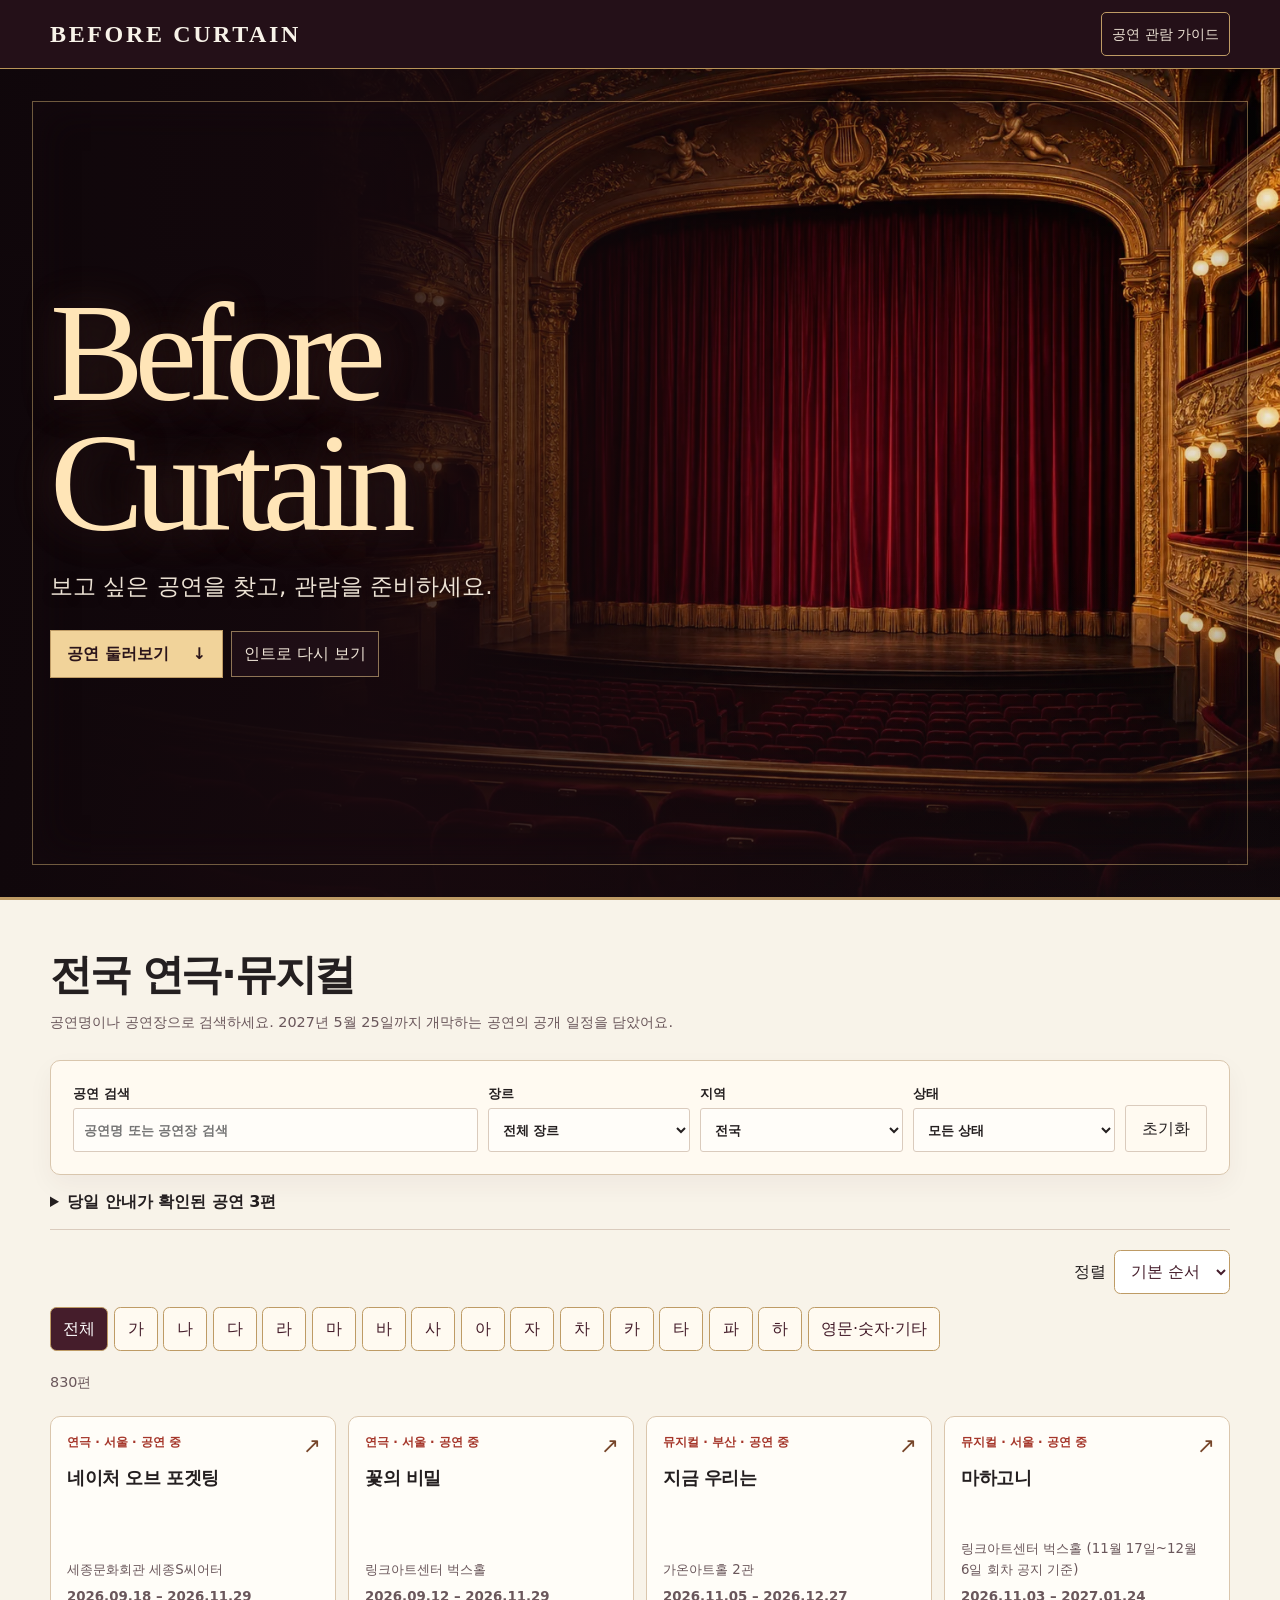
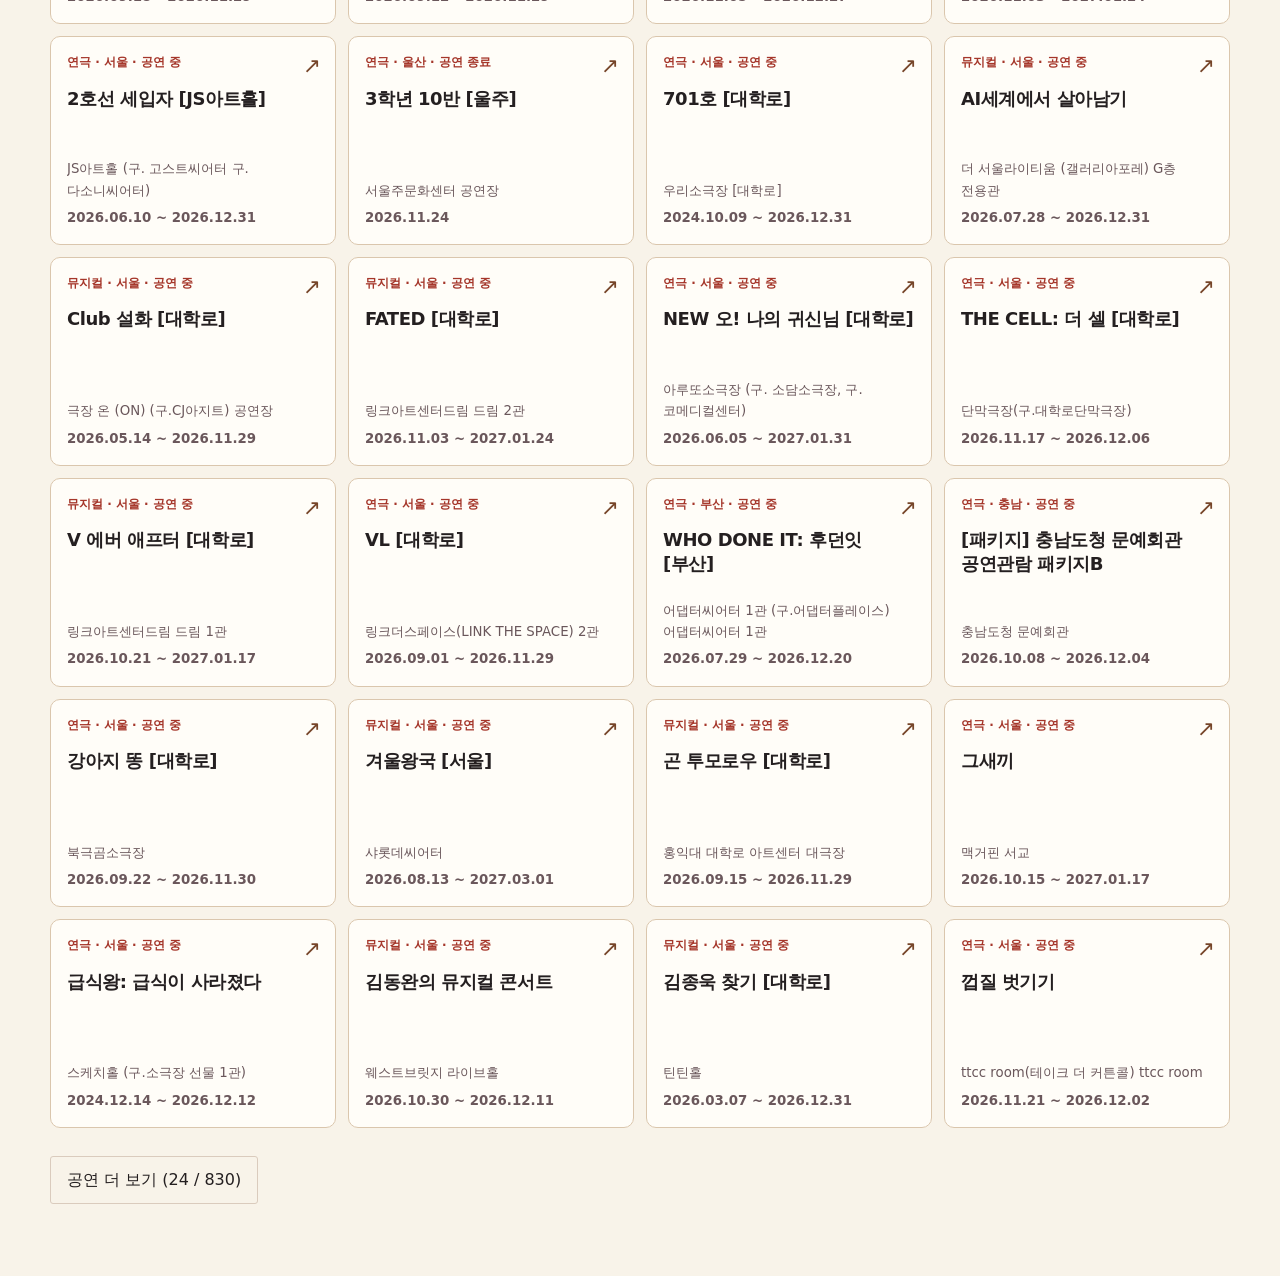
<file: projects/before-curtain/guide.html>
<!doctype html>
<html lang="ko">
<head>
<meta charset="utf-8">
<meta name="viewport" content="width=device-width, initial-scale=1">
<meta name="theme-color" content="#451d2b">
<title>BEFORE CURTAIN — 공연 관람 가이드</title>
<link rel="stylesheet" href="styles.css">
</head>
<body data-page="guide">
<header>
  <div class="shell mast"><span class="brand">BEFORE CURTAIN</span><button type="button" class="etiquette-trigger" aria-haspopup="dialog" aria-controls="etiquette">공연 관람 가이드</button></div>
</header>
<dialog id="etiquette" aria-labelledby="etiquette-title">
  <div class="etiquette-heading">
    <h2 id="etiquette-title">공연 관람 가이드</h2>
    <form method="dialog"><button type="submit" autofocus>닫기</button></form>
  </div>
  <p>공연장에 도착하기 전부터 객석을 나설 때까지, 함께 공연을 즐기기 위해 알아두면 좋은 기본 에티켓이에요.</p>
  <ol class="etiquette-list">
    <li><h3>공연장에 가기 전</h3><p>예매 내역에서 공연장과 홀 이름, 회차, 티켓 수령 방식, 관람 연령을 확인하세요. 현장 수령이나 할인 증빙 확인이 필요하면 시간을 넉넉히 잡으세요.</p></li>
    <li><h3>입장할 때</h3><p>티켓에 적힌 층과 좌석을 확인하고 안내원의 안내에 따라 이동하세요. 늦게 도착하면 객석 문을 바로 열기보다 입장 가능 시점을 안내원에게 확인하세요.</p></li>
    <li><h3>공연이 시작되면</h3><p>휴대폰과 스마트워치의 알림과 화면을 꺼 주세요. 대화, 포장지 소리, 잦은 자리 이동을 줄이고 음식물은 공연장 안내에 따라 주세요.</p></li>
    <li><h3>사진과 영상은 허용된 때에만</h3><p>본 공연과 커튼콜의 촬영 규정이 다를 수 있어요. 사진·영상 촬영이나 녹음을 하기 전에 예매처 공지나 현장 안내를 확인하세요.</p></li>
    <li><h3>인터미션과 퇴장</h3><p>인터미션이 있다면 다음 막 시작 시각을 확인하고 미리 자리로 돌아오세요. 공연이 끝나면 소지품을 챙기고 통로의 이동 흐름에 맞춰 천천히 나가세요.</p></li>
  </ol>
  <p class="etiquette-note">입장, 재입장, 촬영, 음식물 반입은 작품과 공연장마다 달라요. 관람 당일에는 해당 공연의 공지와 현장 안내를 따라 주세요.</p>
</dialog>

<main class="shell">
  <aside class="lobby" aria-label="서비스 소개">
    <div class="curtain" aria-hidden="true"></div>
    <div class="intro-light" aria-hidden="true"></div>
    <div class="stage-dust" aria-hidden="true"><i style="--x:19%;--y:41%;--delay:350ms"></i><i style="--x:56%;--y:64%;--delay:406ms"></i><i style="--x:93%;--y:16%;--delay:462ms"></i><i style="--x:33%;--y:39%;--delay:518ms"></i><i style="--x:70%;--y:62%;--delay:574ms"></i><i style="--x:10%;--y:14%;--delay:630ms"></i><i style="--x:47%;--y:37%;--delay:350ms"></i><i style="--x:84%;--y:60%;--delay:406ms"></i><i style="--x:24%;--y:12%;--delay:462ms"></i><i style="--x:61%;--y:35%;--delay:518ms"></i><i style="--x:1%;--y:58%;--delay:574ms"></i><i style="--x:38%;--y:81%;--delay:630ms"></i><i style="--x:75%;--y:33%;--delay:350ms"></i><i style="--x:15%;--y:56%;--delay:406ms"></i><i style="--x:52%;--y:79%;--delay:462ms"></i><i style="--x:89%;--y:31%;--delay:518ms"></i><i style="--x:29%;--y:54%;--delay:574ms"></i><i style="--x:66%;--y:77%;--delay:630ms"></i><i style="--x:6%;--y:29%;--delay:350ms"></i><i style="--x:43%;--y:52%;--delay:406ms"></i><i style="--x:80%;--y:75%;--delay:462ms"></i><i style="--x:20%;--y:27%;--delay:518ms"></i><i style="--x:57%;--y:50%;--delay:574ms"></i><i style="--x:94%;--y:73%;--delay:630ms"></i></div>
    <div class="shell lobby-copy">
      <p class="lobby-name">Before<br>Curtain</p>
      <p class="lobby-desc">보고 싶은 공연을 찾고, 관람을 준비하세요.</p>
      <div class="intro-actions">
        <button class="lobby-action" type="button">공연 둘러보기 <span aria-hidden="true">↓</span></button>
        <button class="intro-replay" type="button">인트로 다시 보기</button>
      </div>
    </div>
  </aside>
  <section aria-labelledby="screen-title">
<ol class="steps" aria-label="관람 가이드 진행 단계"></ol>
<div id="screen"></div>
</section>
</main>
<script src="performances.js" defer></script>
<script src="app.js" defer></script></body></html>
</file>
<file: projects/before-curtain/styles.css>
:root {
  color-scheme: light;
  --mast-height: 68px;
  --wine: #451d2b;
  --paper: #f8f3e9;
  --gold: #be9b65;
  --ink: #241f20;
  --white: #fff;
  --muted: #6a575b;
  --line: #dacbbd;
  --midnight: #111114;
  --stage: #29272d;
  --amber: #dbaf70;
  --cream: #ede3d5;
  --rose: #85465e;
  --theatre-image: url("[data-uri]");
  --serif: Georgia, "Noto Serif KR", "Batang", serif;
}
* { box-sizing: border-box; }
body {
  margin: 0;
  color: var(--ink);
  background: var(--paper);
  font-family: "Noto Sans KR", "Malgun Gothic", system-ui, sans-serif;
  line-height: 1.6;
  word-break: keep-all;
  overflow-wrap: anywhere;
}
button { font: inherit; color: inherit; cursor: pointer; }
button:focus-visible, summary:focus-visible { outline: 2px solid #99513f; outline-offset: 4px; }
.shell { width: min(100% - 64px, 1180px); margin-inline: auto; }
header { background: #191015; color: var(--paper); border-bottom: 1px solid #be9b655c; }
.mast { display: flex; justify-content: space-between; align-items: center; gap: 16px; min-height: var(--mast-height); }
.brand { font: 700 24px var(--serif); letter-spacing: .06em; }
.mast span:last-child { font-size: .84rem; color: var(--cream); }
main { padding-block: 44px 72px; }
body[data-step="0"] main { width: 100%; padding-top: 0; }
body[data-step="0"] main > section { width: min(100% - 64px, 1180px); margin: 0 auto; padding-top: 48px; }
body[data-step="0"] .steps { display: none; }
body:not([data-step="0"]) .lobby { display: none; }
body:not([data-step="0"]) main > section { max-width: 700px; margin-inline: auto; }
.lobby {
  position: relative;
  isolation: isolate;
  display: grid;
  align-items: center;
  min-height: calc(100vh - var(--mast-height) - 1px);
  min-height: calc(100svh - var(--mast-height) - 1px);
  color: var(--paper);
  background: #190e13 var(--theatre-image) center 55% / cover no-repeat;
  border-bottom: 3px solid var(--gold);
}
.lobby::before {
  content: "";
  position: absolute;
  z-index: -1;
  inset: 0;
  background: linear-gradient(90deg,#10070bf5 0%,#17090ed9 29%,#17090e52 62%,#21101412 100%),
    linear-gradient(0deg,#190d13a3,transparent 40%);
}
.lobby-copy { padding: clamp(28px, 8vh, 84px) 0; }
.lobby-name {
  font: normal clamp(4.5rem, 11vw, 10rem)/.92 var(--serif);
  letter-spacing: -.067em;
  margin: 0 0 20px;
}
.lobby-desc { font-size: clamp(1.03rem, 2.1vw, 1.45rem); color: var(--cream); margin: 0 0 26px; }
.lobby-action {
  display: inline-flex;
  gap: 24px;
  align-items: center;
  min-height: 46px;
  padding: 10px 16px;
  border: 1px solid var(--gold);
  color: var(--paper);
  background: var(--wine);
}
.lobby-action:hover { background: #653043; }
.lobby-action:focus-visible { outline-color: var(--amber); }
.steps { display: flex; list-style: none; gap: 10px; padding: 0; margin: 0 0 24px; }
.steps li { flex: 1; border-top: 1px solid var(--line); padding-top: 8px; font-size: .78rem; color: var(--muted); }
.steps li[aria-current] { border-top: 2px solid var(--wine); padding-top: 7px; color: var(--wine); font-weight: 750; }
h1 { font-size: clamp(1.65rem, 4.3vw, 2.65rem); letter-spacing: -.055em; line-height: 1.25; margin: 0 0 10px; }
h2 { font-size: 1.12rem; margin: 0 0 8px; }
p { margin: 0 0 12px; }
.muted { color: var(--muted); font-size: .9rem; }
.choices { display: grid; gap: 10px; margin: 22px 0 16px; }
.choice {
  display: grid;
  grid-template-columns: 1fr auto;
  align-items: center;
  gap: 12px;
  min-height: 72px;
  width: 100%;
  padding: 16px 18px;
  border: 1px solid var(--line);
  background: #fffdf9;
  border-radius: 3px;
  text-align: left;
}
.choice:hover, .choice[aria-pressed="true"] { border-color: var(--wine); background: #f0e5df; }
.performance-list { gap: 0; border-top: 1px solid #978c82; }
.choice[data-show] {
  gap: 20px;
  padding: 18px 10px 18px 14px;
  border: 0;
  border-bottom: 1px solid var(--line);
  border-radius: 0;
  background: transparent;
}
.choice[data-show]:hover { background: #ede4d9; }
.choice[data-show] strong { font-size: clamp(1.25rem, 3vw, 2rem); letter-spacing: -.055em; line-height: 1.25; }
.choice[data-show] .tag { color: #a5362a; margin-bottom: 6px; }
.choice[data-show] small { margin-top: 6px; }
.performance-arrow { color: var(--wine); font-size: 1.35rem; }

.choice strong, .choice small { display: block; }
.choice strong { font-size: 1.1rem; }
.choice small { color: var(--muted); }
.tag { display: inline-block; margin-bottom: 4px; color: var(--wine); font-size: .75rem; font-weight: 750; }
.primary, .back, .preview, .stage-action { min-height: 46px; border-radius: 3px; padding: 10px 16px; }
.primary { width: 100%; background: var(--wine); color: var(--white); border: 1px solid var(--wine); font-weight: 750; }
.primary:disabled { background: #ebe2dc; border-color: var(--line); color: var(--muted); cursor: default; }
.back { margin-top: 12px; border: 1px solid var(--line); background: transparent; }
.callout {
  background: #f4e8dd;
  border: 1px solid var(--line);
  border-left: 4px solid var(--wine);
  padding: 18px 20px;
  margin: 22px 0 16px;
}
.callout > p:first-child { color: var(--wine); font-size: .82rem; font-weight: 750; }
.callout h2 { color: var(--wine); font-size: clamp(1.15rem, 3vw, 1.55rem); }
.callout p:last-child, .timeline p:last-child { margin-bottom: 0; }
.timeline { padding: 18px 20px; background: #fffdf9; border: 1px solid var(--line); margin-bottom: 20px; }
.timeline ol { margin: 12px 0 0; padding-left: 24px; }
.timeline li+li { margin-top: 12px; }
details { border-bottom: 1px solid var(--line); padding: 9px 0; }
summary { padding: 5px 0; cursor: pointer; font-weight: 650; }
details p { margin: 5px 0 0; }
.note { margin-top: 16px; }
.preview { display: block; margin-top: 14px; background: var(--wine); color: var(--paper); border: 1px solid var(--wine); }
@media (max-width: 720px) {
  .shell { width: calc(100% - 32px); }
  :root { --mast-height: 56px; }
  .brand { font-size: clamp(14px, 4.5vw, 20px); }
  main { padding-block: 18px 36px; }
  body[data-step="0"] main > section { width: calc(100% - 32px); padding-top: 28px; }
  .lobby { align-items: end; background-position: 64% center; }
  .lobby::before { background: linear-gradient(0deg,#10070bf5,#190d1354 73%),linear-gradient(90deg,#17090e8c,transparent 85%); }
  .lobby-copy { padding: 24px 0 clamp(28px, 8svh, 78px); }
  .lobby-name { font-size: clamp(3rem, 14vw, 6rem); margin-bottom: 12px; }
  .lobby-desc { font-size: 1.02rem; margin-bottom: 18px; }
  .steps { margin-bottom: 16px; }
}

.lobby-copy { position: relative; z-index: 2; }
.intro-actions { display: flex; flex-wrap: wrap; align-items: center; gap: 8px; }
#screen-title { scroll-margin-top: 24px; }
.lobby-action span, .performance-arrow { transition: transform 200ms ease; }
.lobby-action:is(:hover,:focus-visible) span { transform: translateY(4px); }
.choice:is(:hover,:focus-visible) .performance-arrow { transform: translate(3px,-3px); }
.curtain { position: absolute; z-index: 1; inset: 0; display: flex; overflow: hidden; pointer-events: none; visibility: hidden; }
.intro-light {
  position: absolute;
  z-index: 1;
  inset: 0;
  pointer-events: none;
  opacity: 0;
  background: radial-gradient(ellipse at 62% 12%, #f5c36b96, #d98c4c26 35%, transparent 70%);
  mix-blend-mode: screen;
}
.intro-replay {
  display: none;
  align-items: center;
  min-height: 46px;
  border: 0;
  background: #221018c9;
  color: var(--cream);
  padding: 8px 12px;
}
.intro-replay:focus-visible { outline-color: var(--amber); }
.curtain::before, .curtain::after {
  content: "";
  flex: 1;
  background: repeating-linear-gradient(90deg,#270c17 0,#451d2b 10px,#210e17 32px);
}
.timeline .stage-checklist { list-style: none; padding: 0; }
.stage-checklist li + li { margin-top: 8px; }
.check-row { display: flex; gap: 12px; padding: 9px 8px; border-radius: 3px; cursor: pointer; transition: background-color 180ms ease; }
.check-row:hover, .check-row:has(input:checked) { background: #f3e8dd; }
.check-row input { width: 18px; height: 18px; flex-shrink: 0; margin: 4px 0 0; accent-color: var(--wine); }
.check-row strong { display: block; }
.check-row small { display: block; font-size: .92rem; }
.check-count { margin-bottom: 0; color: var(--muted); font-size: .85rem; }
@media (prefers-reduced-motion: no-preference) {
  .intro-replay { display: inline-flex; }
  .lobby.is-intro .curtain { visibility: visible; }
  .lobby.is-intro .curtain::before { animation: curtain-left 1360ms 220ms cubic-bezier(.38,.03,.19,1) both; }
  .lobby.is-intro .curtain::after { animation: curtain-right 1360ms 220ms cubic-bezier(.38,.03,.19,1) both; }
  .lobby.is-intro .intro-light { animation: intro-light 1580ms ease-out both; }
  .lobby.is-intro .lobby-name { animation: intro-title 920ms 750ms cubic-bezier(.2,.65,.25,1) both; }
  .lobby.is-intro .lobby-desc { animation: enter 430ms 1120ms ease-out both; }
  body:not([data-step="0"]) #screen > h1,
  .callout { animation: enter 280ms ease-out both; }
}
@media (prefers-reduced-motion: reduce) {
  .lobby-action span, .performance-arrow, .check-row { transition: none; }
  .lobby-action:is(:hover,:focus-visible) span, .choice:is(:hover,:focus-visible) .performance-arrow { transform: none; }
}
@keyframes curtain-left { from { transform: translateX(0); } to { transform: translateX(-101%); } }
@keyframes curtain-right { from { transform: translateX(0); } to { transform: translateX(101%); } }
@keyframes intro-light {
  0% { opacity: 0; transform: scale(.78); }
  26% { opacity: 1; }
  100% { opacity: 0; transform: scale(1.12); }
}
@keyframes intro-title {
  from { opacity: .18; transform: translateY(16px); }
  to { opacity: 1; transform: translateY(0); }
}
@keyframes enter { from { opacity: .45; transform: translateY(9px); } to { opacity: 1; transform: translateY(0); } }

.resume-card { margin-top: 18px; border: 1px solid var(--line); border-left: 3px solid var(--gold); }
.resume-card .tag { color: var(--wine); }

.selected-performance {
  margin: 24px 0;
  padding: 14px 16px;
  border-block: 1px solid var(--line);
  border-left: 3px solid var(--gold);
  background: #f3e9de;
}
.selected-performance strong, .selected-performance small { display: block; }
.selected-performance small { color: var(--muted); margin-top: 3px; }
.ticket-options { min-width: 0; border: 0; padding: 0; margin: 0; }
.ticket-options legend { padding: 0; font-weight: 700; }
.ticket-options .choices { margin-top: 10px; }
.ticket-choice { cursor: pointer; }
.ticket-choice:has(input:checked) { border-color: var(--wine); background: #f0e5df; }
.ticket-choice:focus-within { outline: 2px solid #99513f; outline-offset: 2px; }
.ticket-choice input { width: 18px; height: 18px; margin: 0; accent-color: var(--wine); }
.ticket-note { margin-bottom: 14px; }

.catalog-filters {
  display: grid;
  grid-template-columns: minmax(0, 2fr) repeat(3, minmax(0, 1fr)) auto;
  gap: 10px;
  align-items: end;
  margin-top: 26px;
}
.catalog-filters label { font-size: .83rem; font-weight: 700; }
.catalog-filters :is(input,select) {
  display: block; width: 100%; min-height: 44px; margin-top: 4px;
  border: 1px solid var(--line); border-radius: 3px; padding: 8px 10px;
  font: inherit; color: var(--ink); background: #fffdf9;
}
.catalog-filters .back { min-height: 44px; margin: 0; }
.catalog-count { margin: 16px 0 0; }
.catalog-empty { padding: 18px 0; }
@media (max-width: 720px) {
  .catalog-filters { grid-template-columns: repeat(3, minmax(0, 1fr)); }
  .catalog-search { grid-column: 1 / -1; }
}

body[data-step="3"] main > section { max-width: 1080px; }
.guide-heading { display: flex; align-items: start; justify-content: space-between; gap: 12px; margin-bottom: 16px; }
.guide-heading > div { min-width: 0; }
.guide-edit { margin-top: 0; }
.guide-grid { display: grid; grid-template-columns: minmax(0, 1fr) minmax(240px, .47fr); gap: 28px; align-items: start; }
.guide-main .callout { margin-top: 0; }
.guide-performance { padding: 22px; background: #fffdf9; border: 1px solid var(--line); border-top: 3px solid var(--gold); }
.guide-performance .note { padding-top: 12px; border-top: 1px solid var(--line); }
.guide-progress { display: block; width: 100%; height: 6px; accent-color: var(--wine); margin: 10px 0 14px; }
@media (max-width: 720px) {
  .guide-grid { grid-template-columns: minmax(0, 1fr); gap: 24px; }
  .guide-heading { flex-wrap: wrap; }
}
 .show-facts dt{font-weight:700;margin-top:.8em}.show-facts dd{margin:.2em 0;line-height:1.6;overflow-wrap:anywhere}#topic-options select{display:block;width:100%;padding:.8rem;margin:.4rem 0;font:inherit}#topic-options:not(:empty){margin-top:1.3rem}
.catalog-navigation { margin: 1.25rem 0; display: grid; gap: .8rem; }
.catalog-navigation label { justify-self: end; display: flex; align-items: center; gap: .5rem; }
.catalog-navigation select, .catalog-initials button {
  font: inherit; min-height: 44px; padding: .4rem .75rem;
  border: 1px solid #be9b65; border-radius: .4rem; background: #fff; color: #451d2b;
}
.catalog-initials { display: flex; flex-wrap: wrap; gap: .35rem; }
.catalog-initials button { min-width: 44px; cursor: pointer; }
.catalog-initials button[aria-pressed="true"] { background: #451d2b; color: #fff; }
header { background: #241018; border-bottom: 1px solid #b89458; }
.mast .brand { letter-spacing: .11em; }
.lobby { isolation: isolate; }
.lobby::after {
  content: ""; position: absolute; z-index: 1; inset: clamp(10px, 2.5vw, 36px);
  border: 1px solid #e9c58170; box-shadow: inset 0 0 40px #170a11aa;
  pointer-events: none;
}
.lobby-name {
  color: #ffe5b7;
  text-shadow: 0 5px 28px #170910, 0 0 45px #e8a65935;
}
.lobby-desc { text-shadow: 0 2px 10px #10070b; }
.lobby-action { background: #f1d39a; color: #2b151b; font-weight: 700; }
.lobby-action:hover { background: #ffe5b7; }
.intro-replay { border: 1px solid #e4c28792; }
.curtain::before, .curtain::after {
  background: linear-gradient(180deg, #18091099, transparent 45%, #180910cc),
    repeating-linear-gradient(90deg, #230813 0%, #74243e 5%, #9a3e54 7%, #380c20 12%);
  box-shadow: 0 0 36px #160810;
  border-inline: 1px solid #b78c55;
}
.intro-light {
  background: radial-gradient(ellipse at 62% 12%, #ffe0a49e, #edb35c38 34%, transparent 72%);
}
.stage-dust {
  position: absolute; z-index: 2; inset: 0; overflow: hidden; pointer-events: none;
}
.stage-dust i {
  position: absolute; left: var(--x); top: var(--y); width: 3px; height: 3px;
  border-radius: 50%; background: #ffe4a5; box-shadow: 0 0 9px 2px #d59854;
  opacity: 0;
}
@keyframes rising-dust {
  0%, 100% { opacity: 0; }
  45% { opacity: .8; }
  to { transform: translate(18px, -45px); }
}
@media (prefers-reduced-motion: no-preference) {
  .lobby.is-intro .stage-dust i { animation: rising-dust 1450ms var(--delay) ease-out both; }
  .lobby.is-intro .lobby-name { animation: title-reveal 1700ms ease-out both; }
  .choice { transition: border-color 180ms ease, box-shadow 180ms ease; }
}
@keyframes title-reveal {
  0%, 28% { opacity: 0; transform: translateY(22px); }
  to { opacity: 1; transform: translateY(0); }
}
.catalog-filters, .selected-performance, .guide-performance, .timeline {
  border: 1px solid #d9c6ad; border-radius: 10px; background: #fffaf1;
  box-shadow: 0 10px 26px #451d2b0c;
}
.guide-performance, .timeline { border-top: 3px solid #a67a46; }
.performance-list .choice { background: #fffdf8; border-radius: 8px; }
.performance-list .choice:is(:hover, :focus-visible) {
  border-color: #a67a46; box-shadow: inset 4px 0 #a67a46;
}
.performance-arrow { color: #764529; }
.catalog-initials button { background: #fffaf1; }

.performance-list.choices {
  display: grid;
  grid-template-columns: repeat(4, minmax(0, 1fr));
  grid-auto-rows: 1fr;
  gap: 12px;
  border-top: 0;
}
.performance-list .choice {
  position: relative;
  align-items: flex-start;
  justify-content: space-between;
  text-align: left;
  min-width: 0;
  min-height: 174px;
  padding: 18px;
  border: 1px solid #dac6ad;
  border-radius: 10px;
  background: #fffdf8;
}
.performance-list .choice > span:first-child { min-width: 0; }
.performance-list .choice strong,
.performance-list .choice small { overflow-wrap: anywhere; }
.performance-list .choice strong { margin: 8px 0 5px; }
.performance-list .choice:focus-visible { outline: 3px solid #885728; outline-offset: 2px; }
.performance-list .catalog-empty { grid-column: 1 / -1; }
.verified-performances .performance-list { margin-top: 12px; }

@media (max-width: 960px) {
  .performance-list.choices { grid-template-columns: repeat(3, minmax(0, 1fr)); }
  .performance-list .choice { min-height: 138px; }
}
@media (max-width: 680px) {
  .performance-list.choices { grid-template-columns: repeat(2, minmax(0, 1fr)); gap: 8px; }
  .performance-list .choice { min-height: 124px; padding: 12px 30px 12px 10px; }
  .performance-list .choice strong { font-size: 1rem; }
  .performance-list .choice small { font-size: .79rem; }
  .performance-list .performance-arrow { position: absolute; top: 8px; right: 10px; }
}


.performance-list .choice { align-items: stretch; }
.performance-content { display: flex; flex-direction: column; flex: 1; min-width: 0; }
.performance-footer { margin-top: auto; padding-top: 12px; }
.performance-footer .performance-date { font-variant-numeric: tabular-nums; font-weight: 700; }
#active-filters { display: flex; flex-wrap: wrap; gap: 8px; margin-top: 12px; }
#active-filters[hidden] { display: none; }
#active-filters button {
  min-height: 44px; max-width: 100%; overflow-wrap: anywhere;
  padding: 6px 12px; border: 1px solid #bf9c7b; border-radius: 24px;
  background: #f7ebdf; color: #451d2b; font: inherit; cursor: pointer;
}
.performance-list.choices { grid-auto-rows: minmax(192px, 1fr); }
.performance-list .choice[data-show] {
  grid-template-columns: minmax(0, 1fr);
  padding: 16px;
}
.performance-list .choice[data-show] .tag { padding-inline-end: 22px; }
.performance-list .choice[data-show] strong {
  display: -webkit-box;
  -webkit-box-orient: vertical;
  -webkit-line-clamp: 3;
  overflow: hidden;
  font-size: 1.125rem;
  line-height: 1.35;
  letter-spacing: -.025em;
  word-break: keep-all;
  overflow-wrap: anywhere;
}
.performance-list .performance-arrow { position: absolute; top: 12px; right: 14px; }
.performance-list .performance-footer small:first-child {
  display: -webkit-box;
  -webkit-box-orient: vertical;
  -webkit-line-clamp: 2;
  overflow: hidden;
  word-break: keep-all;
  overflow-wrap: anywhere;
}
@media (max-width: 680px) {
  .performance-list .choice[data-show] { padding: 12px; }
  .performance-list .choice[data-show] strong { font-size: 1rem; }
  .performance-list .performance-arrow { top: 8px; right: 9px; }
}

@media (prefers-reduced-motion: no-preference) {
  .lobby.is-intro::after { animation: frame-glow 1750ms ease-out both; }
  .lobby.is-intro .intro-actions { animation: enter 500ms 1050ms ease-out both; }
  .performance-list .choice {
    isolation: isolate;
    overflow: hidden;
    transition: translate 200ms ease, box-shadow 200ms ease, border-color 200ms ease;
  }
  .performance-list .choice::after {
    content: "";
    position: absolute;
    inset: 0;
    pointer-events: none;
    z-index: -1;
    background: linear-gradient(112deg, transparent 32%, #e7af6060 49%, transparent 65%);
    transform: translateX(-110%);
    transition: transform 520ms ease;
  }
  .performance-list .choice:is(:hover, :focus-visible) {
    translate: 0 -4px;
    box-shadow: 0 10px 20px #451d2b25;
  }
  .performance-list .choice:is(:hover, :focus-visible)::after { transform: translateX(110%); }
  #screen .card-arrival { animation: card-arrival 390ms var(--card-delay, 0ms) ease-out both; }
  #screen.screen-arrival { animation: card-arrival 380ms ease-out both; }
  .timeline.is-ready { animation: frame-glow 720ms ease-out; }
}
@keyframes frame-glow {
  0%, 100% { box-shadow: 0 0 0 0 #dbaf7000; }
  42% { box-shadow: 0 0 24px 3px #dbaf7080; }
}
@keyframes card-arrival {
  from { opacity: .4; transform: translateY(10px); }
  to { opacity: 1; transform: translateY(0); }
}
.preparation-ready { color: var(--wine); font-weight: 700; }

.catalog-filters { padding: clamp(12px, 2vw, 22px); }
.catalog-filters label, .guide-grid > * { min-width: 0; }
.guide-grid, .selected-performance, .guide-heading { overflow-wrap: anywhere; }
#ticket-topic { max-width: 100%; min-height: 44px; }

@media (max-width: 960px) {
  .catalog-filters { grid-template-columns: repeat(4, minmax(0, 1fr)); }
  .catalog-search { grid-column: 1 / -1; }
}

@media (max-width: 760px) {
  .guide-grid { grid-template-columns: minmax(0, 1fr); gap: 16px; }
  .guide-heading { flex-wrap: wrap; }
}

@media (max-width: 600px) {
  body[data-step="0"] main > section { padding-top: 24px; }
  .catalog-filters { grid-template-columns: repeat(2, minmax(0, 1fr)); }
  .catalog-filters :is(input, select), #ticket-topic { font-size: 1rem; }
  .catalog-navigation label { justify-self: start; }
  .catalog-initials button { min-width: 44px; min-height: 44px; }
  .timeline, .guide-performance { padding: 16px; }
  .ticket-choice { grid-template-columns: minmax(0, 1fr) auto; }
  #ticket-form .primary, #catalog-more .back { width: 100%; min-height: 48px; }
  .lobby-copy { padding-inline: 8px; }
  .lobby-name { font-size: clamp(2.4rem, 14vw, 5.25rem); }
}
@media (max-width: 380px) {
  .performance-list.choices { grid-template-columns: minmax(0, 1fr); grid-auto-rows: 1fr; }
  .performance-list .choice[data-show] { min-height: 146px; }
  .mast { gap: 8px; }
  .mast span:last-child { font-size: .72rem; }
}
@media (max-height: 500px) and (orientation: landscape) {
  .lobby-copy { padding-block: 22px; }
  .lobby-name { font-size: clamp(2.65rem, 11vh, 4.5rem); }
}


.mast .etiquette-trigger {
  background: transparent; color: var(--cream); border: 1px solid #be9b65;
  border-radius: 5px; padding: 6px 10px; min-height: 44px;
  font-size: clamp(.7rem, 2.6vw, .88rem); white-space: nowrap;
}
.mast .etiquette-trigger:is(:hover, :focus-visible) { background: #542737; outline-color: var(--gold); }
#etiquette {
  width: min(640px, calc(100% - 24px)); max-height: 86dvh; overflow: auto;
  overscroll-behavior: contain; color: var(--ink); background: #fffaf1;
  border: 1px solid #be9b65; border-radius: 12px; padding: clamp(15px, 4vw, 30px);
}
#etiquette::backdrop { background: #1d0b16b0; }
.etiquette-heading { display: flex; align-items: center; justify-content: space-between; gap: 10px; margin-bottom: 12px; }
.etiquette-heading h2 { margin: 0; color: var(--wine); font-size: clamp(1.25rem, 4vw, 1.85rem); }
.etiquette-heading button {
  min-height: 44px; padding-inline: 14px; border: 1px solid var(--wine);
  border-radius: 5px; background: var(--wine); color: #fffaf1;
}
.etiquette-list { padding-inline-start: 1.5rem; line-height: 1.6; }
.etiquette-list li::marker { color: var(--wine); font-weight: 700; }
.etiquette-list h3 { font-size: 1rem; margin: 14px 0 4px; }
.etiquette-note { border-top: 1px solid #dac6ad; padding-top: 14px; margin-bottom: 0; }


#screen [data-prepare] { margin: 16px 12px 0 0; }
</file>
